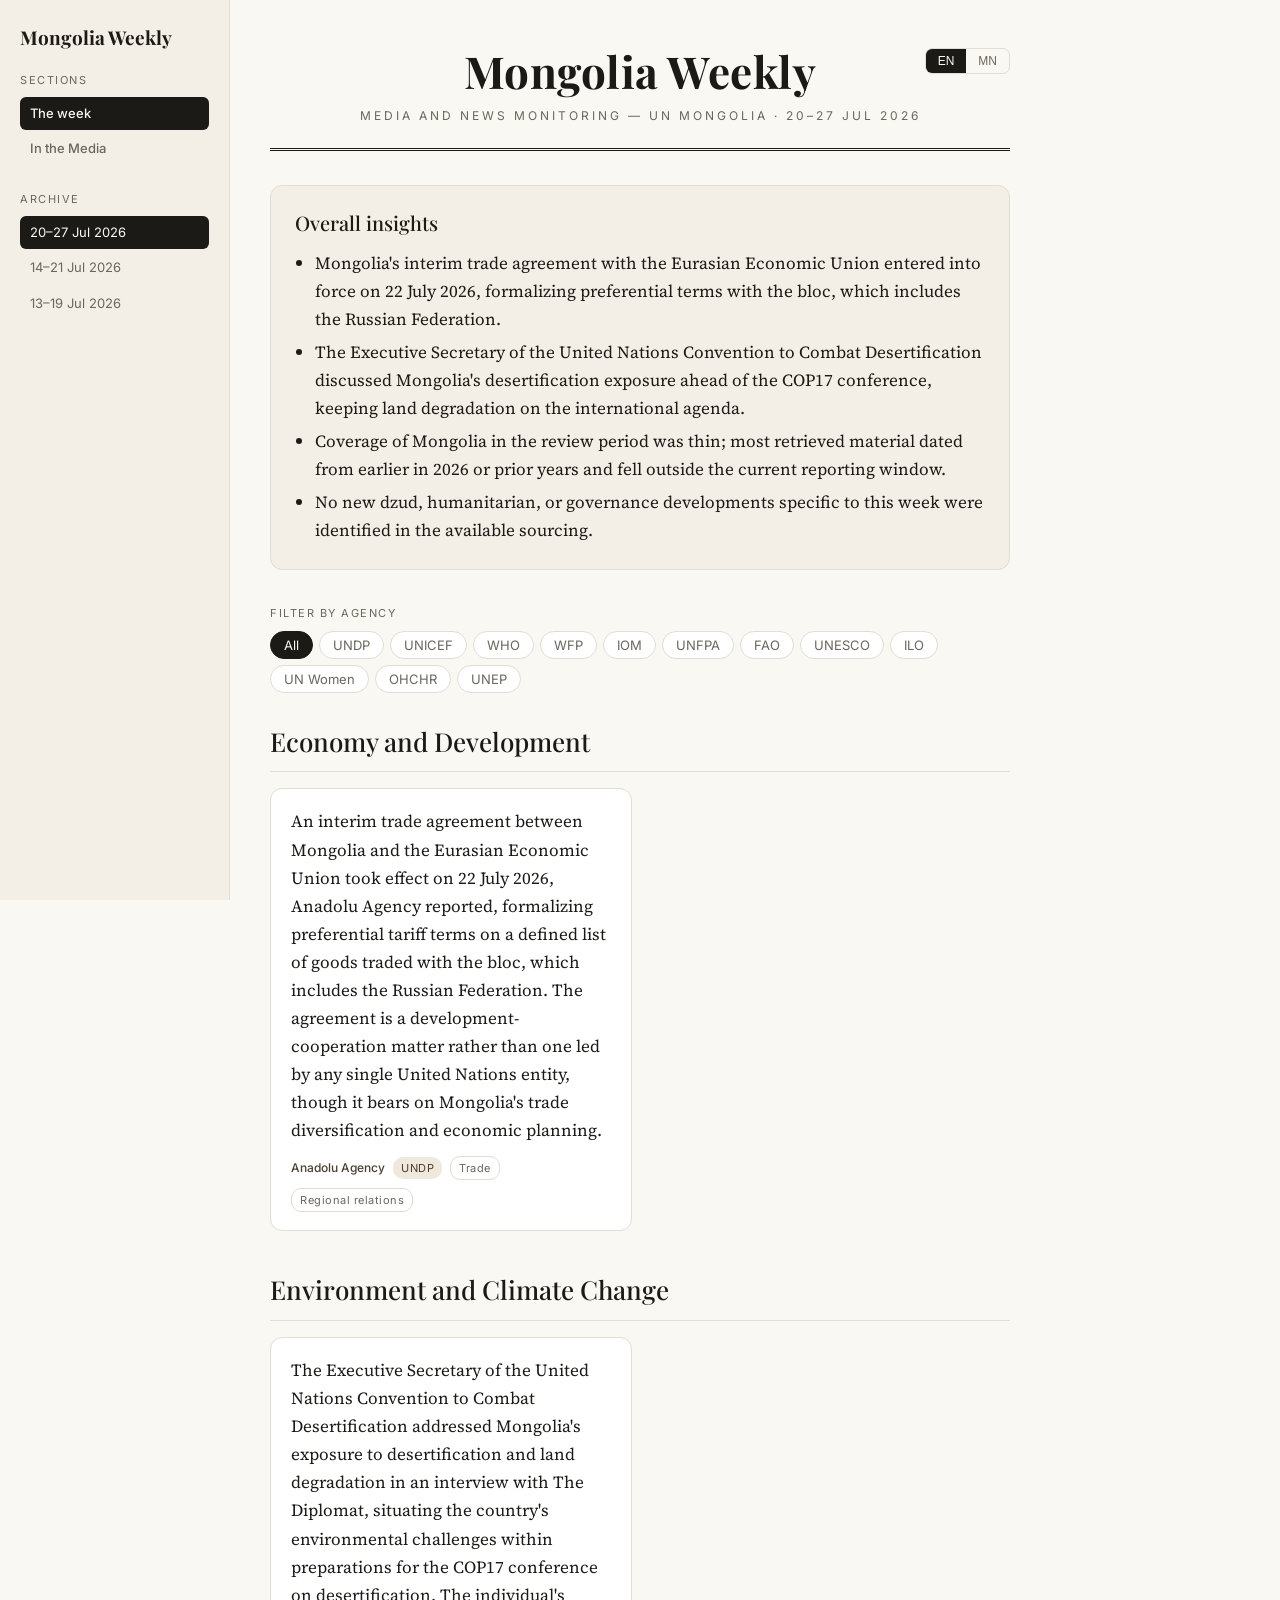
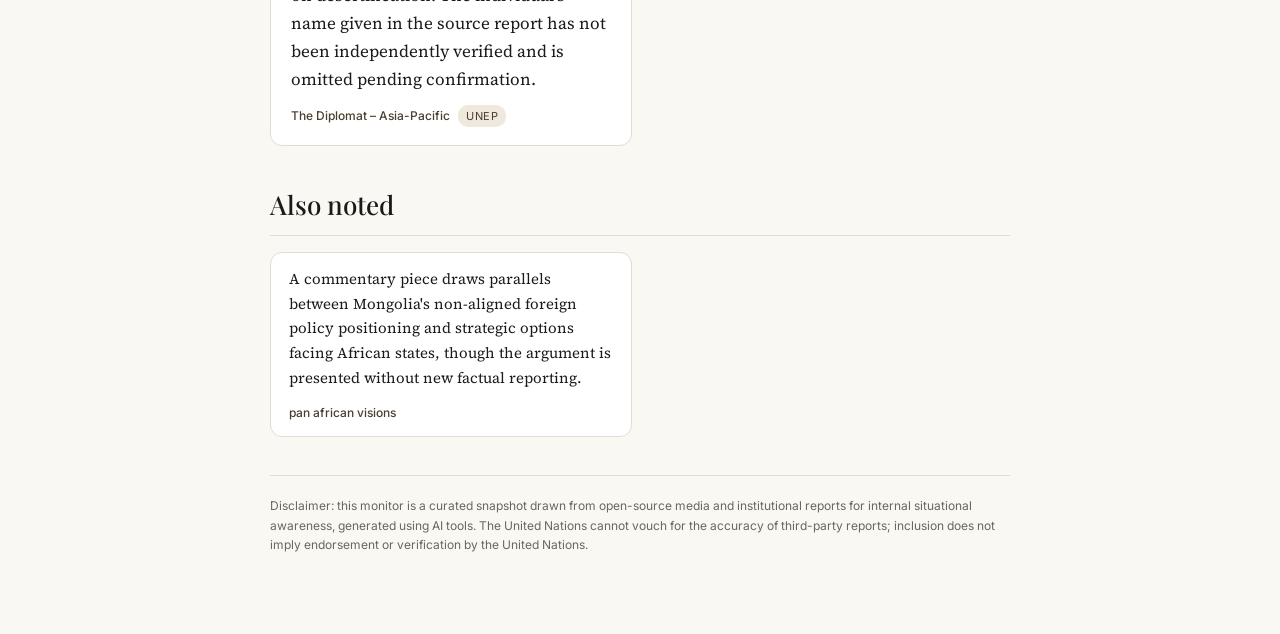
<file: docs/index.html>
<!DOCTYPE html>
<html lang="en">
<head>
<meta charset="utf-8">
<meta name="viewport" content="width=device-width, initial-scale=1">
<title>Mongolia Weekly — 20–27 Jul 2026</title>
<link rel="preconnect" href="https://fonts.googleapis.com">
<link rel="preconnect" href="https://fonts.gstatic.com" crossorigin>
<link href="https://fonts.googleapis.com/css2?family=Playfair+Display:wght@500;700&family=Source+Serif+4:opsz,wght@8..60,400;8..60,600&family=Inter:wght@400;500;600&display=swap" rel="stylesheet">
<link rel="stylesheet" href="style.css">
</head>
<body class="lang-en">

<button id="menu-btn" aria-label="Toggle archive"><span></span><span></span><span></span></button>

<aside id="sidebar">
  <div class="side-brand">Mongolia Weekly</div>

  <div class="side-label"><span class="en">Sections</span><span class="mn">Хэсэг</span></div>
  <nav class="side-nav">
    <a href="index.html" class="active"><span class="en">The week</span><span class="mn">Долоо хоног</span></a>
    <a href="media/index.html"><span class="en">In the Media</span><span class="mn">Хэвлэлд</span></a>
  </nav>

  <div class="side-label"><span class="en">Archive</span><span class="mn">Архив</span></div>
  <nav>
    
    <a href="weeks/2026-07-20.html" class="active">20–27 Jul 2026</a>
    
    <a href="weeks/2026-07-14.html" class="">14–21 Jul 2026</a>
    
    <a href="weeks/2026-07-13.html" class="">13–19 Jul 2026</a>
    
  </nav>
</aside>

<main>
  <header class="masthead">
    <div class="lang-toggle" role="group" aria-label="Language">
      <button data-lang="en" class="active">EN</button>
      <button data-lang="mn">MN</button>
    </div>
    <div class="title">Mongolia Weekly</div>
    <div class="tagline">Media and news monitoring — UN Mongolia · 20–27 Jul 2026</div>
  </header>

  
  <section class="insights">
    <h2><span class="en">Overall insights</span><span class="mn">Ерөнхий дүгнэлт</span></h2>
    <ul>
      
      <li><span class="en">Mongolia's interim trade agreement with the Eurasian Economic Union entered into force on 22 July 2026, formalizing preferential terms with the bloc, which includes the Russian Federation.</span><span class="mn">Монгол Улс, Евразийн Эдийн Засгийн Холбоотой хийсэн түр хугацааны худалдааны хэлэлцээр 2026 оны 7-р сарын 22-нд хүчин төгөлдөр болж, Оросын Холбооны Улс багтсан энэ холбооны хамтын нөхцөлт худалдааны нөхцлийг албажуулав.</span></li>
      
      <li><span class="en">The Executive Secretary of the United Nations Convention to Combat Desertification discussed Mongolia's desertification exposure ahead of the COP17 conference, keeping land degradation on the international agenda.</span><span class="mn">Цөлжилттэй тэмцэх Нэгдсэн Үндэстний Байгууллагын конвенцийн Гүйцэтгэх нарийн бичгийн дарга COP17 бага хурлын өмнөх үеэр Монгол Улсын цөлжилтийн эрсдэлийн талаар ярилцаж, газрын доройтлын асуудлыг олон улсын хэмжээнд хэвээр тавьжээ.</span></li>
      
      <li><span class="en">Coverage of Mongolia in the review period was thin; most retrieved material dated from earlier in 2026 or prior years and fell outside the current reporting window.</span><span class="mn">Тайлант хугацаанд Монгол Улсын талаарх мэдээллийн хамрах хүрээ ховор байсан бөгөөд ихэнх олдсон материал 2026 оны эхэн үе эсвэл өмнөх жилүүдэд хамаарч, одоогийн тайлангийн хугацаанаас гадуур байлаа.</span></li>
      
      <li><span class="en">No new dzud, humanitarian, or governance developments specific to this week were identified in the available sourcing.</span><span class="mn">Энэ долоо хоногт зориулсан шинэ зуд, хүмүүнлэгийн тусламж, засаглалын тухай ямар нэгэн шинэ хөгжлийг олдсон эх сурвалжуудаас илрүүлээгүй болно.</span></li>
      
    </ul>
  </section>
  

  <section class="filter">
    <span class="filter-label"><span class="en">Filter by agency</span><span class="mn">Байгууллагаар шүүх</span></span>
    <div class="chips">
      <button class="chip active" data-agency="__all">All</button>
      
      <button class="chip" data-agency="UNDP">UNDP</button>
      
      <button class="chip" data-agency="UNICEF">UNICEF</button>
      
      <button class="chip" data-agency="WHO">WHO</button>
      
      <button class="chip" data-agency="WFP">WFP</button>
      
      <button class="chip" data-agency="IOM">IOM</button>
      
      <button class="chip" data-agency="UNFPA">UNFPA</button>
      
      <button class="chip" data-agency="FAO">FAO</button>
      
      <button class="chip" data-agency="UNESCO">UNESCO</button>
      
      <button class="chip" data-agency="ILO">ILO</button>
      
      <button class="chip" data-agency="UN Women">UN Women</button>
      
      <button class="chip" data-agency="OHCHR">OHCHR</button>
      
      <button class="chip" data-agency="UNEP">UNEP</button>
      
    </div>
  </section>

  
  <section class="theme" data-theme>
    <h3 class="theme-head"><span class="en">Economy and Development</span><span class="mn">Эдийн засаг ба хөгжил</span></h3>
    <div class="cards">
      
      <article class="card" data-agencies="UNDP">
        <p><span class="en">An interim trade agreement between Mongolia and the Eurasian Economic Union took effect on 22 July 2026, Anadolu Agency reported, formalizing preferential tariff terms on a defined list of goods traded with the bloc, which includes the Russian Federation. The agreement is a development-cooperation matter rather than one led by any single United Nations entity, though it bears on Mongolia's trade diversification and economic planning.</span><span class="mn">Anadolu агентлагийн мэдээлснээр, Монгол Улс, Евразийн Эдийн Засгийн Холбоо хооронд байгуулсан түр хугацааны худалдааны хэлэлцээр 2026 оны 7-р сарын 22-нд хүчин төгөлдөр болж, Оросын Холбооны Улс багтсан энэ холбоотой худалдаа хийдэг тодорхой бараа бүтээгдэхүүний жагсаалтад ногдох хамтын нөхцөлт тарифын нөхцлийг албажуулав. Энэхүү хэлэлцээр нь аль нэг Нэгдсэн Үндэстний Байгууллагын байгууллагын удирдсан асуудал биш, харин хөгжлийн хамтын ажиллагааны асуудал боловч Монгол Улсын худалдааны төрөлжилт болон эдийн засгийн төлөвлөлттэй холбоотой юм.</span></p>
        <div class="card-foot">
          <a href="https://news.google.com/rss/articles/[base64]?oc=5" target="_blank" rel="noopener">Anadolu Agency</a>
          <span class="tag">UNDP</span>
          <span class="tag soft">Trade</span><span class="tag soft">Regional relations</span>
        </div>
      </article>
      
    </div>
  </section>
  
  <section class="theme" data-theme>
    <h3 class="theme-head"><span class="en">Environment and Climate Change</span><span class="mn">Байгаль орчин ба уур амьсгалын өөрчлөлт</span></h3>
    <div class="cards">
      
      <article class="card" data-agencies="UNEP">
        <p><span class="en">The Executive Secretary of the United Nations Convention to Combat Desertification addressed Mongolia's exposure to desertification and land degradation in an interview with The Diplomat, situating the country's environmental challenges within preparations for the COP17 conference on desertification. The individual's name given in the source report has not been independently verified and is omitted pending confirmation.</span><span class="mn">Цөлжилттэй тэмцэх Нэгдсэн Үндэстний Байгууллагын конвенцийн Гүйцэтгэх нарийн бичгийн дарга The Diplomat сэтгүүлд өгсөн ярилцлагадаа Монгол Улсын цөлжилт болон газрын доройтолд өртөх байдлыг авч үзэж, тус улсын байгаль орчны сорилтуудыг цөлжилтийн тухай COP17 бага хурлын бэлтгэл ажилтай холбон авч үзжээ. Эх сурвалж мэдээлэлд дурдсан хүний нэрийг бие даан баталгаажуулаагүй тул баталгаажтал хүлээж орхигдуулав.</span></p>
        <div class="card-foot">
          <a href="https://news.google.com/rss/articles/[base64]?oc=5" target="_blank" rel="noopener">The Diplomat – Asia-Pacific</a>
          <span class="tag">UNEP</span>
          
        </div>
      </article>
      
    </div>
  </section>
  

  
  <section class="theme also" data-theme>
    <h3 class="theme-head"><span class="en">Also noted</span><span class="mn">Мөн тэмдэглэх нь</span></h3>
    <div class="cards">
      
      <article class="card slim" data-agencies="">
        <p><span class="en">A commentary piece draws parallels between Mongolia's non-aligned foreign policy positioning and strategic options facing African states, though the argument is presented without new factual reporting.</span><span class="mn">Нэгэн тайлбар нийтлэл Монгол Улсын эвсэлд харьяалагдахгүй гадаад бодлогын байр суурь болон Африкийн улс орнуудын өмнө тулгарч буй стратегийн сонголтуудын хооронд төстэй байдлыг харуулж байгаа боловч уг маргаан шинэ баримт тайлан дэвшүүлээгүй болно.</span></p>
        <div class="card-foot">
          <a href="https://news.google.com/rss/articles/[base64]?oc=5" target="_blank" rel="noopener">pan african visions</a>
        </div>
      </article>
      
    </div>
  </section>
  

  <footer class="disclaimer">
    <span class="en">Disclaimer: this monitor is a curated snapshot drawn from open-source media and institutional reports for internal situational awareness, generated using AI tools. The United Nations cannot vouch for the accuracy of third-party reports; inclusion does not imply endorsement or verification by the United Nations.</span>
    <span class="mn">Тайлбар: энэхүү тойм нь нээлттэй эх сурвалжийн мэдээлэлд тулгуурлан хиймэл оюун ухааны хэрэгсэл ашиглан бэлтгэсэн дотоод хэрэглээний танилцуулга юм. НҮБ гуравдагч талын мэдээллийн үнэн зөвийг баталгаажуулахгүй.</span>
  </footer>
</main>

<script src="app.js"></script>
</body>
</html>
</file>
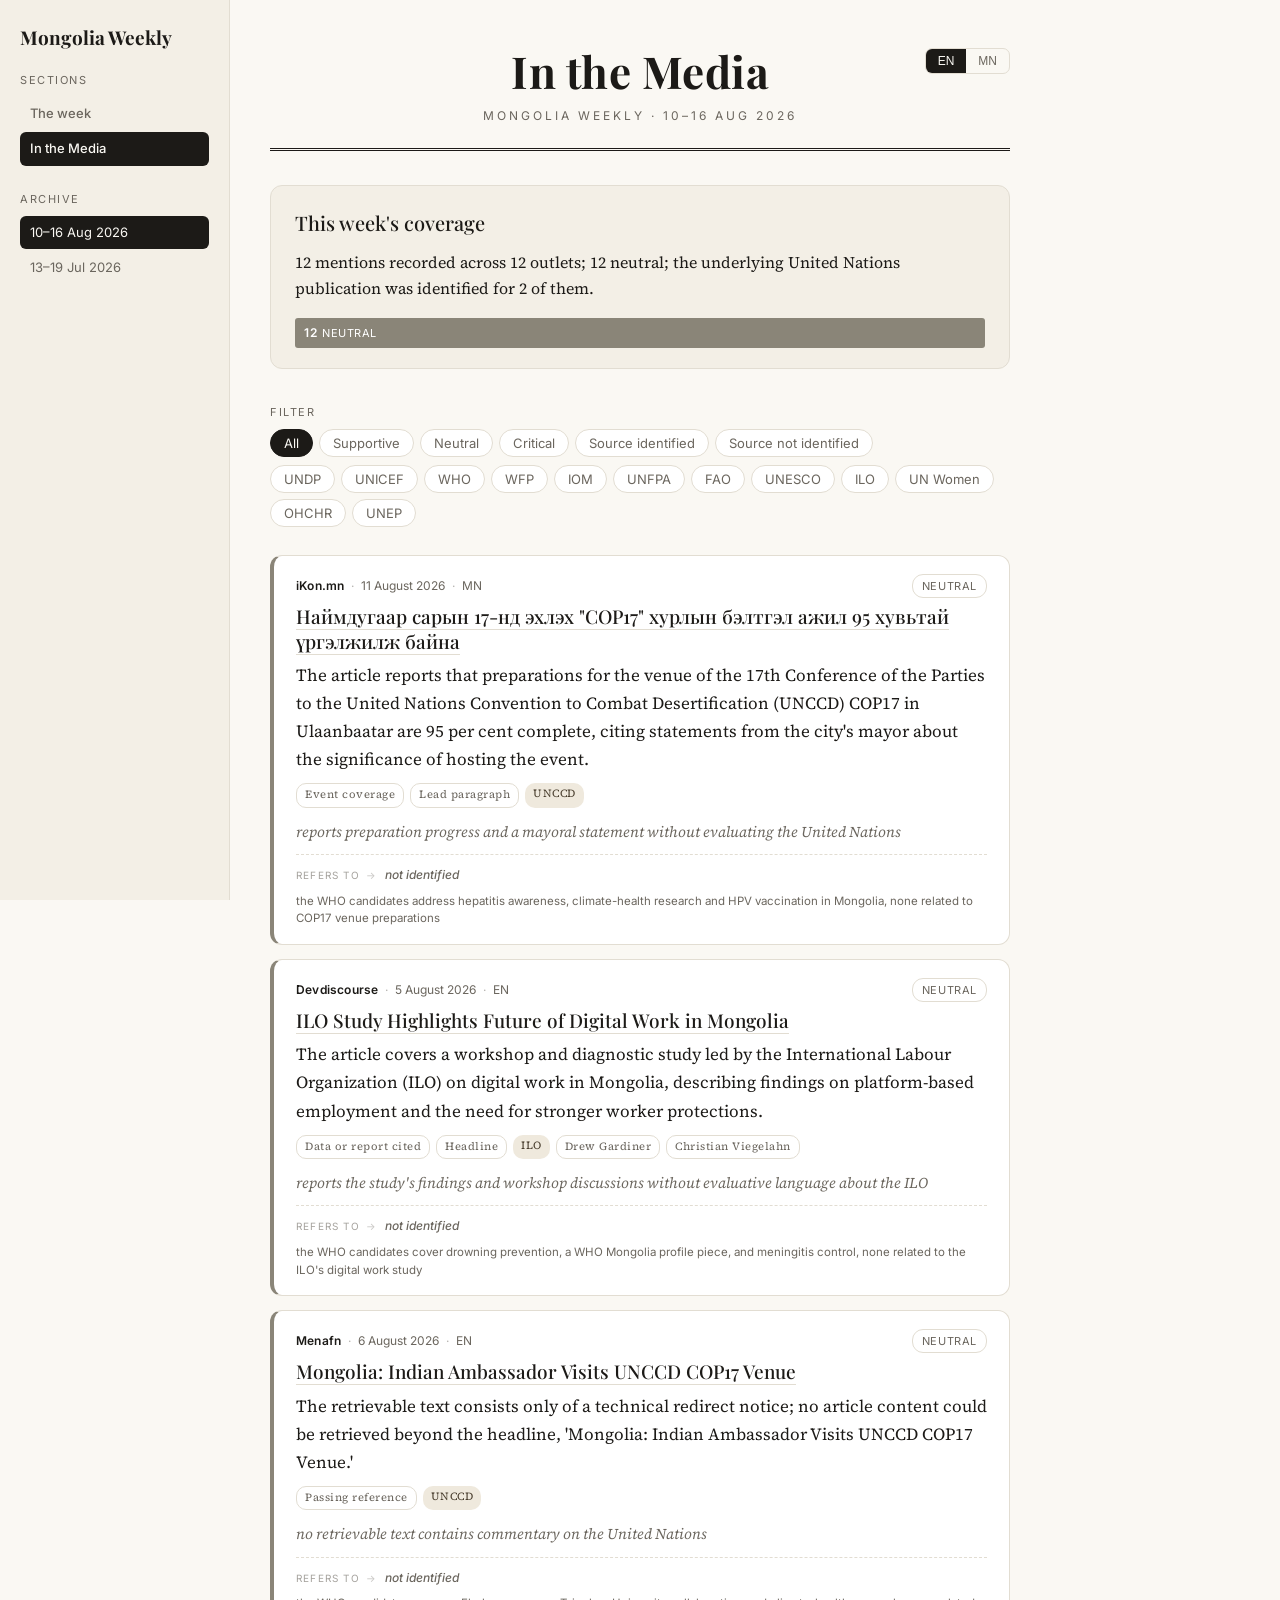
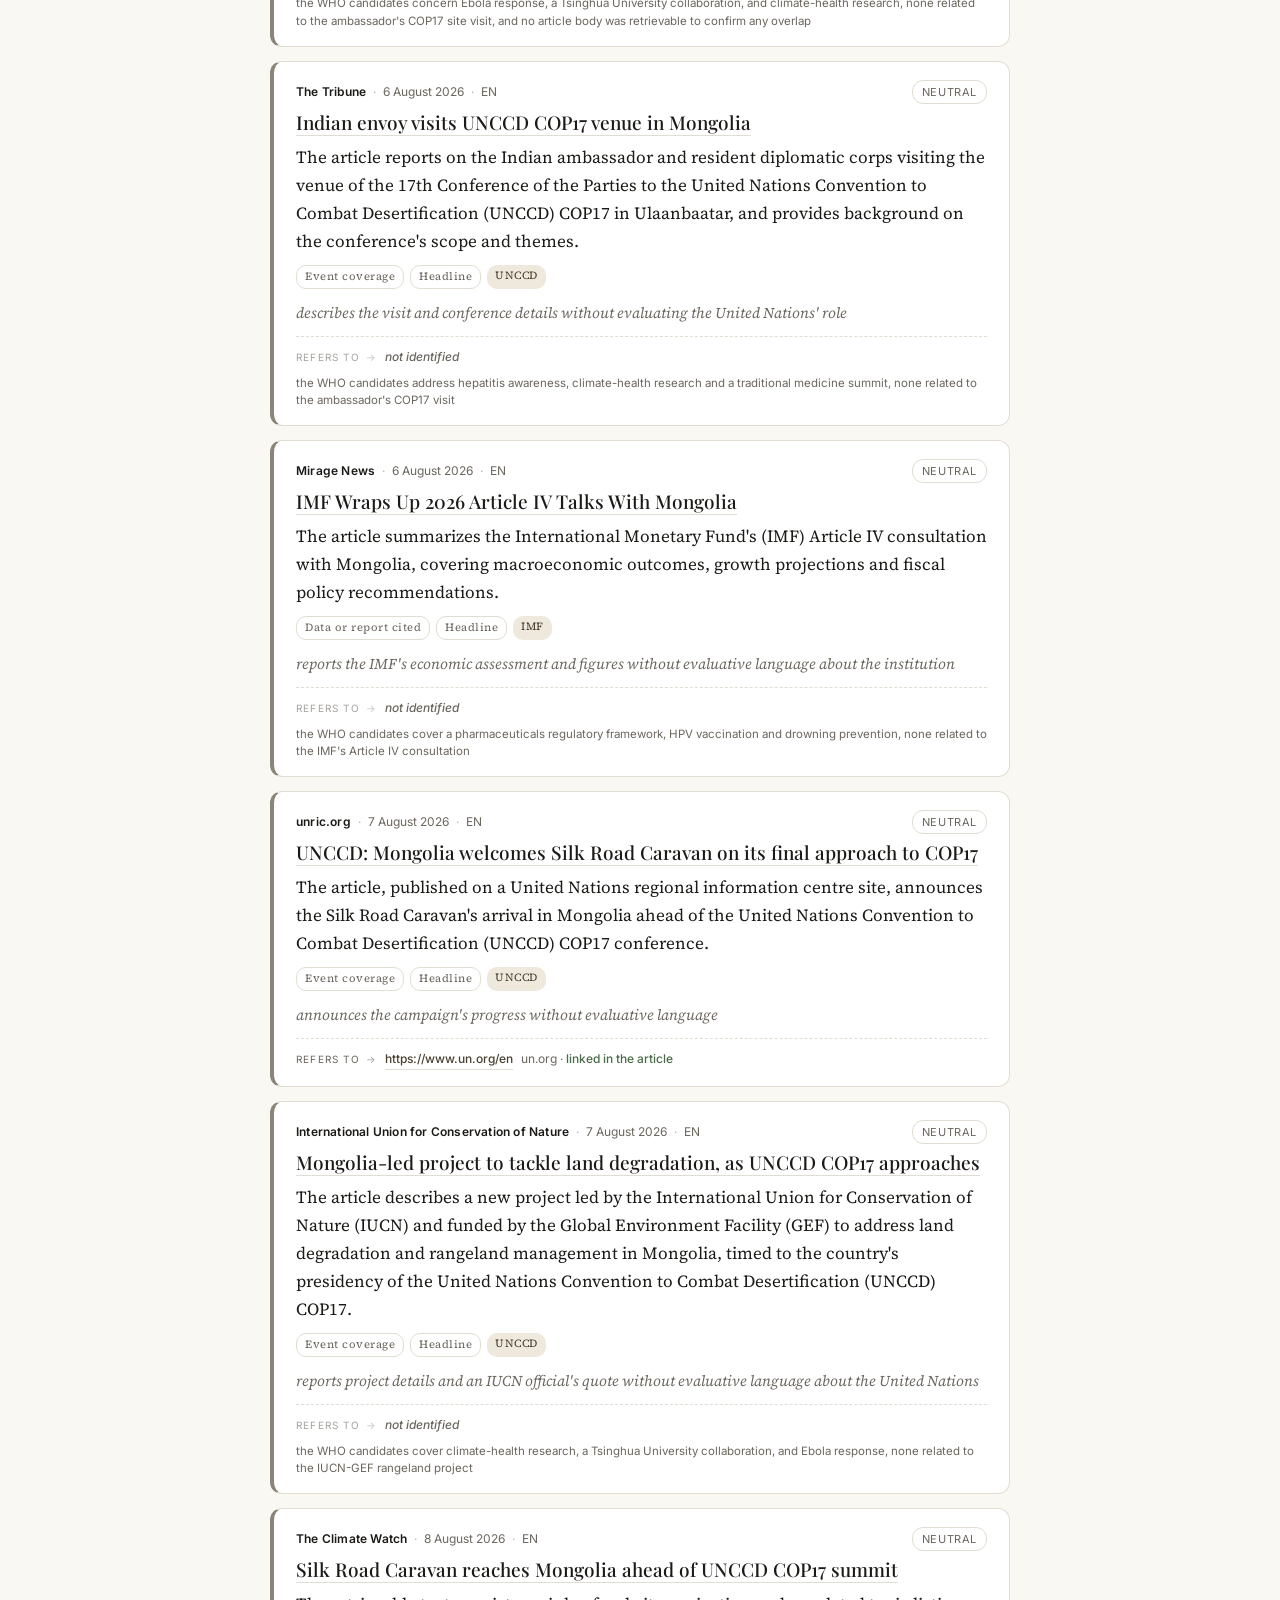
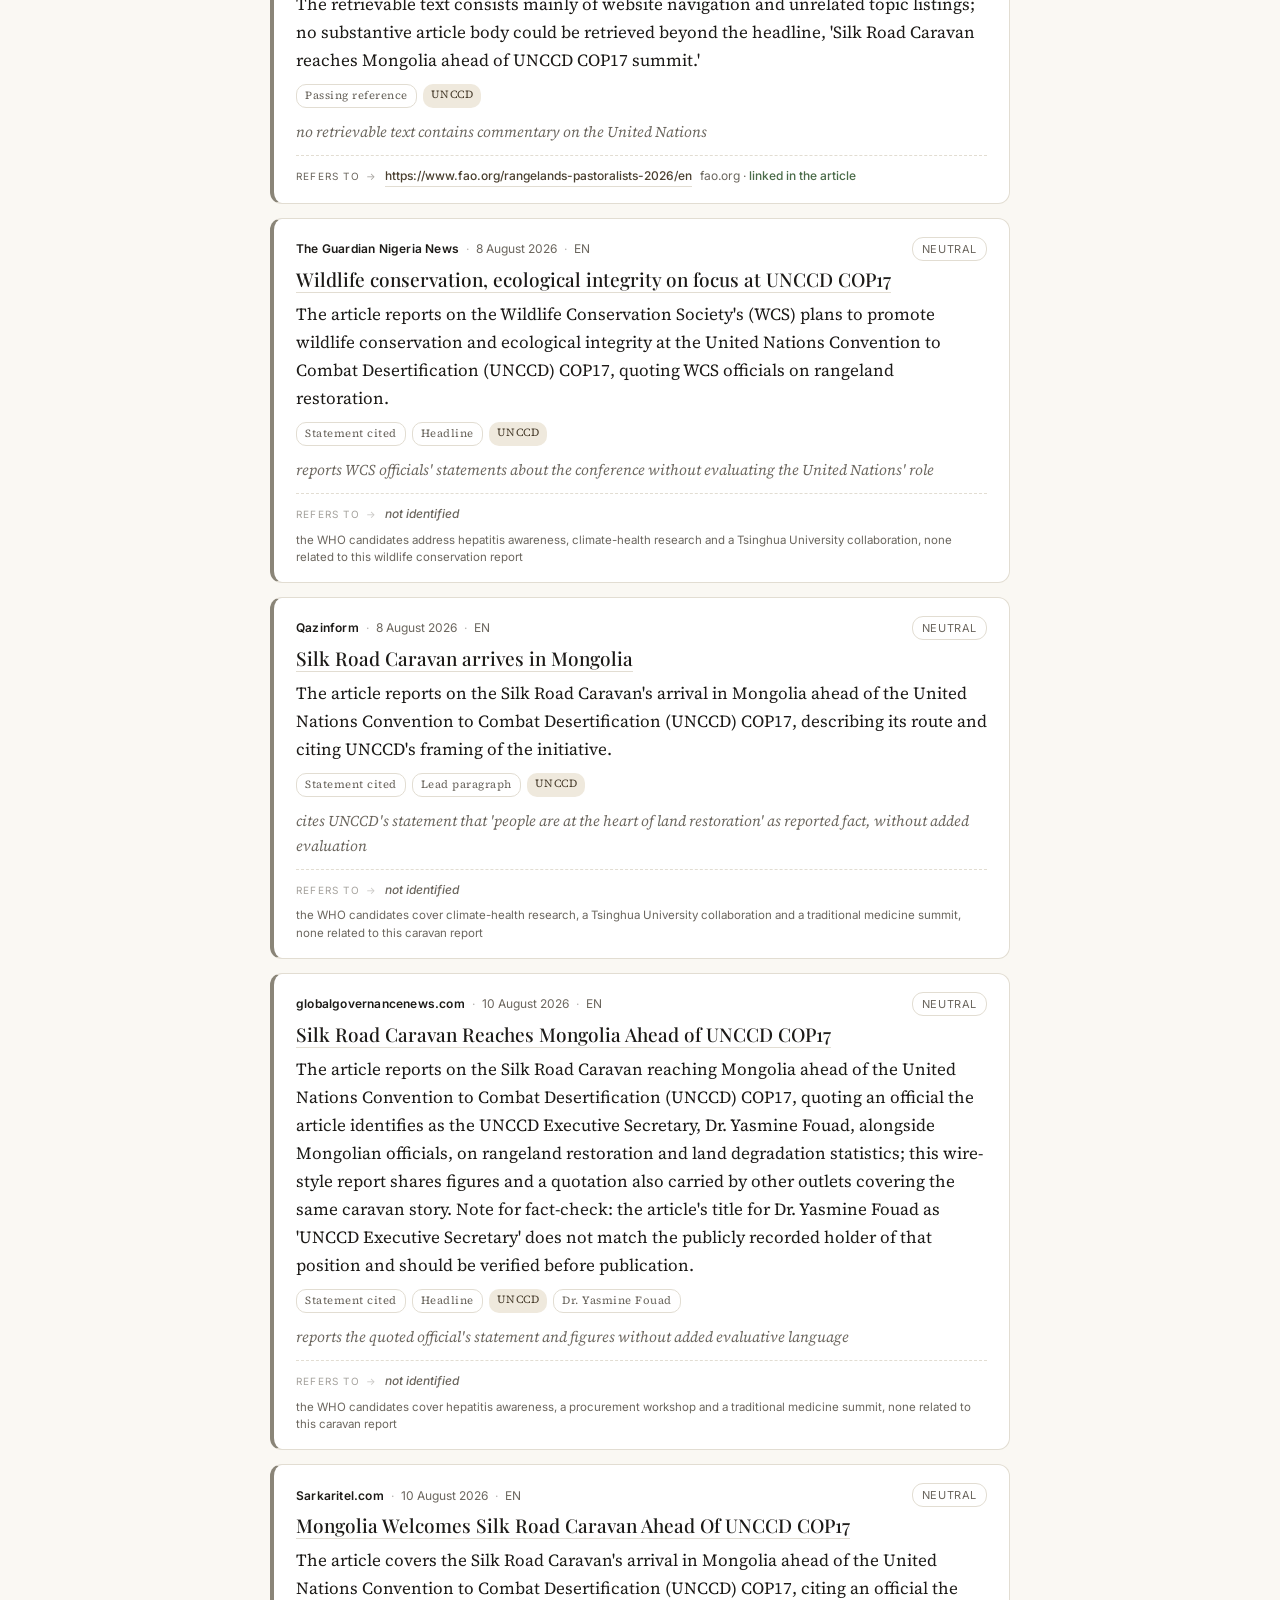
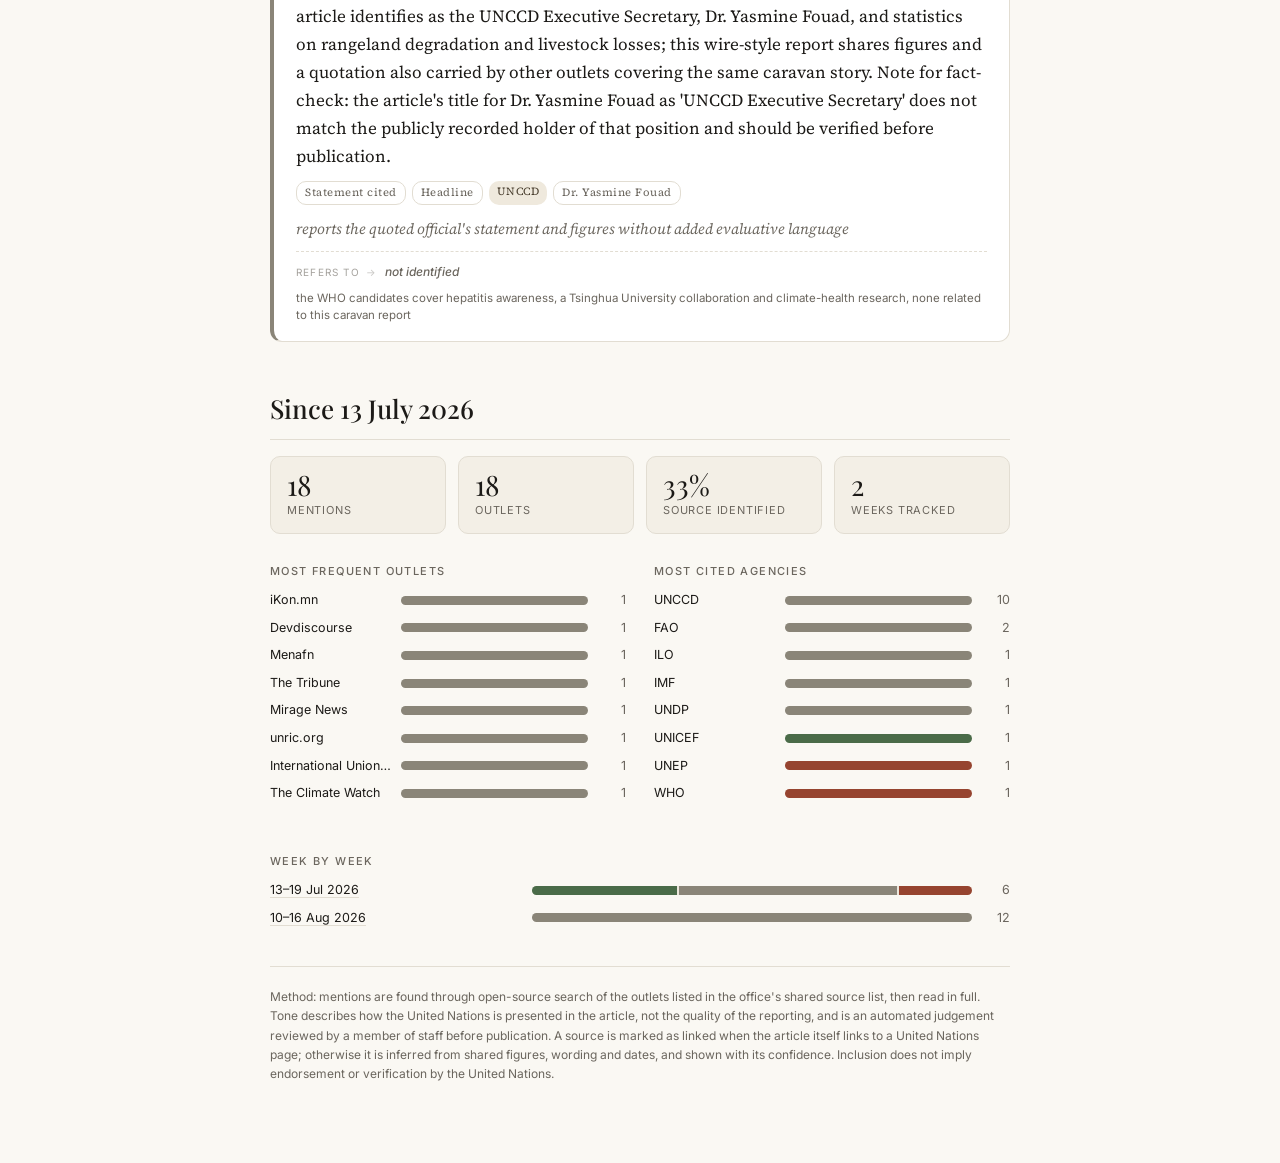
<file: docs/media/index.html>
<!DOCTYPE html>
<html lang="en">
<head>
<meta charset="utf-8">
<meta name="viewport" content="width=device-width, initial-scale=1">
<title>In the Media — Mongolia Weekly · 10–16 Aug 2026</title>
<link rel="preconnect" href="https://fonts.googleapis.com">
<link rel="preconnect" href="https://fonts.gstatic.com" crossorigin>
<link href="https://fonts.googleapis.com/css2?family=Playfair+Display:wght@500;700&family=Source+Serif+4:opsz,wght@8..60,400;8..60,600&family=Inter:wght@400;500;600&display=swap" rel="stylesheet">
<link rel="stylesheet" href="../style.css">
</head>
<body class="lang-en">

<button id="menu-btn" aria-label="Toggle archive"><span></span><span></span><span></span></button>

<aside id="sidebar">
  <div class="side-brand">Mongolia Weekly</div>

  <div class="side-label"><span class="en">Sections</span><span class="mn">Хэсэг</span></div>
  <nav class="side-nav">
    <a href="../index.html"><span class="en">The week</span><span class="mn">Долоо хоног</span></a>
    <a href="../media/index.html" class="active"><span class="en">In the Media</span><span class="mn">Хэвлэлд</span></a>
  </nav>

  <div class="side-label"><span class="en">Archive</span><span class="mn">Архив</span></div>
  <nav>
    
    <a href="../media/2026-08-10.html" class="active">10–16 Aug 2026</a>
    
    <a href="../media/2026-07-13.html" class="">13–19 Jul 2026</a>
    
  </nav>
</aside>

<main>
  <header class="masthead">
    <div class="lang-toggle" role="group" aria-label="Language">
      <button data-lang="en" class="active">EN</button>
      <button data-lang="mn">MN</button>
    </div>
    <div class="title">In the Media</div>
    <div class="tagline">Mongolia Weekly · 10–16 Aug 2026</div>
  </header>

  <section class="insights">
    <h2><span class="en">This week's coverage</span><span class="mn">Энэ долоо хоногийн мэдээлэл</span></h2>
    <p class="overview"><span class="en">12 mentions recorded across 12 outlets; 12 neutral; the underlying United Nations publication was identified for 2 of them.</span><span class="mn">12 mentions recorded across 12 outlets; 12 neutral; the underlying United Nations publication was identified for 2 of them.</span></p>
    
    <div class="tone-bar" aria-hidden="true">
      <span class="seg tone-neutral" style="flex:12"><em>12</em> Neutral</span>
    </div>
    
  </section>

  
  <section class="filter">
    <span class="filter-label"><span class="en">Filter</span><span class="mn">Шүүх</span></span>
    <div class="chips">
      <button class="chip active" data-mfilter="__all">All</button>
      <button class="chip tone-chip" data-mfilter="tone:Supportive">Supportive</button><button class="chip tone-chip" data-mfilter="tone:Neutral">Neutral</button><button class="chip tone-chip" data-mfilter="tone:Critical">Critical</button>
      <button class="chip" data-mfilter="src:yes"><span class="en">Source identified</span><span class="mn">Эх сурвалж тодорхой</span></button>
      <button class="chip" data-mfilter="src:no"><span class="en">Source not identified</span><span class="mn">Эх сурвалж тодорхойгүй</span></button>
    </div>
    <div class="chips">
      <button class="chip" data-mfilter="agency:UNDP">UNDP</button><button class="chip" data-mfilter="agency:UNICEF">UNICEF</button><button class="chip" data-mfilter="agency:WHO">WHO</button><button class="chip" data-mfilter="agency:WFP">WFP</button><button class="chip" data-mfilter="agency:IOM">IOM</button><button class="chip" data-mfilter="agency:UNFPA">UNFPA</button><button class="chip" data-mfilter="agency:FAO">FAO</button><button class="chip" data-mfilter="agency:UNESCO">UNESCO</button><button class="chip" data-mfilter="agency:ILO">ILO</button><button class="chip" data-mfilter="agency:UN Women">UN Women</button><button class="chip" data-mfilter="agency:OHCHR">OHCHR</button><button class="chip" data-mfilter="agency:UNEP">UNEP</button>
    </div>
  </section>

  <section class="theme" data-theme>
    <div class="mentions">
      
      <article class="mention tone-neutral"
               data-tone="Neutral"
               data-agencies="UNCCD"
               data-matched="no">
        <div class="m-head">
          <span class="outlet">iKon.mn</span>
          <span class="dot">·</span><span class="date">11 August 2026</span>
          <span class="dot">·</span><span class="lang">MN</span>
          <span class="tone-badge">Neutral</span>
        </div>

        <h4 class="m-title">
          <a href="https://ikon.mn/n/3pjs" target="_blank" rel="noopener">Наймдугаар сарын 17-нд эхлэх "COP17" хурлын бэлтгэл ажил 95 хувьтай үргэлжилж байна</a>
          
        </h4>

        <p class="m-summary"><span class="en">The article reports that preparations for the venue of the 17th Conference of the Parties to the United Nations Convention to Combat Desertification (UNCCD) COP17 in Ulaanbaatar are 95 per cent complete, citing statements from the city's mayor about the significance of hosting the event.</span><span class="mn">The article reports that preparations for the venue of the 17th Conference of the Parties to the United Nations Convention to Combat Desertification (UNCCD) COP17 in Ulaanbaatar are 95 per cent complete, citing statements from the city's mayor about the significance of hosting the event.</span></p>

        <div class="m-meta">
          <span class="tag soft">Event coverage</span>
          <span class="tag soft">Lead paragraph</span>
          <span class="tag">UNCCD</span>
          
        </div>

        
        <p class="m-note"><span class="en">reports preparation progress and a mayoral statement without evaluating the United Nations</span><span class="mn">reports preparation progress and a mayoral statement without evaluating the United Nations</span></p>
        

        <div class="chain chain-none">
          <span class="chain-label"><span class="en">Refers to</span><span class="mn">Иш татсан</span></span>
          
            <span class="chain-link muted"><span class="en">not identified</span><span class="mn">тодорхойлогдоогүй</span></span>
            <span class="chain-why">the WHO candidates address hepatitis awareness, climate-health research and HPV vaccination in Mongolia, none related to COP17 venue preparations</span>
          
        </div>
      </article>
      
      <article class="mention tone-neutral"
               data-tone="Neutral"
               data-agencies="ILO"
               data-matched="no">
        <div class="m-head">
          <span class="outlet">Devdiscourse</span>
          <span class="dot">·</span><span class="date">5 August 2026</span>
          <span class="dot">·</span><span class="lang">EN</span>
          <span class="tone-badge">Neutral</span>
        </div>

        <h4 class="m-title">
          <a href="https://www.devdiscourse.com/article/other/3959902-ilo-study-highlights-future-of-digital-work-in-mongolia" target="_blank" rel="noopener">ILO Study Highlights Future of Digital Work in Mongolia</a>
          
        </h4>

        <p class="m-summary"><span class="en">The article covers a workshop and diagnostic study led by the International Labour Organization (ILO) on digital work in Mongolia, describing findings on platform-based employment and the need for stronger worker protections.</span><span class="mn">The article covers a workshop and diagnostic study led by the International Labour Organization (ILO) on digital work in Mongolia, describing findings on platform-based employment and the need for stronger worker protections.</span></p>

        <div class="m-meta">
          <span class="tag soft">Data or report cited</span>
          <span class="tag soft">Headline</span>
          <span class="tag">ILO</span>
          <span class="tag soft">Drew Gardiner</span><span class="tag soft">Christian Viegelahn</span>
        </div>

        
        <p class="m-note"><span class="en">reports the study's findings and workshop discussions without evaluative language about the ILO</span><span class="mn">reports the study's findings and workshop discussions without evaluative language about the ILO</span></p>
        

        <div class="chain chain-none">
          <span class="chain-label"><span class="en">Refers to</span><span class="mn">Иш татсан</span></span>
          
            <span class="chain-link muted"><span class="en">not identified</span><span class="mn">тодорхойлогдоогүй</span></span>
            <span class="chain-why">the WHO candidates cover drowning prevention, a WHO Mongolia profile piece, and meningitis control, none related to the ILO's digital work study</span>
          
        </div>
      </article>
      
      <article class="mention tone-neutral"
               data-tone="Neutral"
               data-agencies="UNCCD"
               data-matched="no">
        <div class="m-head">
          <span class="outlet">Menafn</span>
          <span class="dot">·</span><span class="date">6 August 2026</span>
          <span class="dot">·</span><span class="lang">EN</span>
          <span class="tone-badge">Neutral</span>
        </div>

        <h4 class="m-title">
          <a href="https://menafn.com/1111503200/Mongolia-Indian-Ambassador-Visits-UNCCD-COP17-Venue" target="_blank" rel="noopener">Mongolia: Indian Ambassador Visits UNCCD COP17 Venue</a>
          
        </h4>

        <p class="m-summary"><span class="en">The retrievable text consists only of a technical redirect notice; no article content could be retrieved beyond the headline, 'Mongolia: Indian Ambassador Visits UNCCD COP17 Venue.'</span><span class="mn">The retrievable text consists only of a technical redirect notice; no article content could be retrieved beyond the headline, 'Mongolia: Indian Ambassador Visits UNCCD COP17 Venue.'</span></p>

        <div class="m-meta">
          <span class="tag soft">Passing reference</span>
          
          <span class="tag">UNCCD</span>
          
        </div>

        
        <p class="m-note"><span class="en">no retrievable text contains commentary on the United Nations</span><span class="mn">no retrievable text contains commentary on the United Nations</span></p>
        

        <div class="chain chain-none">
          <span class="chain-label"><span class="en">Refers to</span><span class="mn">Иш татсан</span></span>
          
            <span class="chain-link muted"><span class="en">not identified</span><span class="mn">тодорхойлогдоогүй</span></span>
            <span class="chain-why">the WHO candidates concern Ebola response, a Tsinghua University collaboration, and climate-health research, none related to the ambassador's COP17 site visit, and no article body was retrievable to confirm any overlap</span>
          
        </div>
      </article>
      
      <article class="mention tone-neutral"
               data-tone="Neutral"
               data-agencies="UNCCD"
               data-matched="no">
        <div class="m-head">
          <span class="outlet">The Tribune</span>
          <span class="dot">·</span><span class="date">6 August 2026</span>
          <span class="dot">·</span><span class="lang">EN</span>
          <span class="tone-badge">Neutral</span>
        </div>

        <h4 class="m-title">
          <a href="https://www.tribuneindia.com/news/world/indian-envoy-visits-unccd-cop17-venue-in-mongolia/" target="_blank" rel="noopener">Indian envoy visits UNCCD COP17 venue in Mongolia</a>
          
        </h4>

        <p class="m-summary"><span class="en">The article reports on the Indian ambassador and resident diplomatic corps visiting the venue of the 17th Conference of the Parties to the United Nations Convention to Combat Desertification (UNCCD) COP17 in Ulaanbaatar, and provides background on the conference's scope and themes.</span><span class="mn">The article reports on the Indian ambassador and resident diplomatic corps visiting the venue of the 17th Conference of the Parties to the United Nations Convention to Combat Desertification (UNCCD) COP17 in Ulaanbaatar, and provides background on the conference's scope and themes.</span></p>

        <div class="m-meta">
          <span class="tag soft">Event coverage</span>
          <span class="tag soft">Headline</span>
          <span class="tag">UNCCD</span>
          
        </div>

        
        <p class="m-note"><span class="en">describes the visit and conference details without evaluating the United Nations' role</span><span class="mn">describes the visit and conference details without evaluating the United Nations' role</span></p>
        

        <div class="chain chain-none">
          <span class="chain-label"><span class="en">Refers to</span><span class="mn">Иш татсан</span></span>
          
            <span class="chain-link muted"><span class="en">not identified</span><span class="mn">тодорхойлогдоогүй</span></span>
            <span class="chain-why">the WHO candidates address hepatitis awareness, climate-health research and a traditional medicine summit, none related to the ambassador's COP17 visit</span>
          
        </div>
      </article>
      
      <article class="mention tone-neutral"
               data-tone="Neutral"
               data-agencies="IMF"
               data-matched="no">
        <div class="m-head">
          <span class="outlet">Mirage News</span>
          <span class="dot">·</span><span class="date">6 August 2026</span>
          <span class="dot">·</span><span class="lang">EN</span>
          <span class="tone-badge">Neutral</span>
        </div>

        <h4 class="m-title">
          <a href="https://www.miragenews.com/imf-wraps-up-2026-article-iv-talks-with-mongolia-1723122/" target="_blank" rel="noopener">IMF Wraps Up 2026 Article IV Talks With Mongolia</a>
          
        </h4>

        <p class="m-summary"><span class="en">The article summarizes the International Monetary Fund's (IMF) Article IV consultation with Mongolia, covering macroeconomic outcomes, growth projections and fiscal policy recommendations.</span><span class="mn">The article summarizes the International Monetary Fund's (IMF) Article IV consultation with Mongolia, covering macroeconomic outcomes, growth projections and fiscal policy recommendations.</span></p>

        <div class="m-meta">
          <span class="tag soft">Data or report cited</span>
          <span class="tag soft">Headline</span>
          <span class="tag">IMF</span>
          
        </div>

        
        <p class="m-note"><span class="en">reports the IMF's economic assessment and figures without evaluative language about the institution</span><span class="mn">reports the IMF's economic assessment and figures without evaluative language about the institution</span></p>
        

        <div class="chain chain-none">
          <span class="chain-label"><span class="en">Refers to</span><span class="mn">Иш татсан</span></span>
          
            <span class="chain-link muted"><span class="en">not identified</span><span class="mn">тодорхойлогдоогүй</span></span>
            <span class="chain-why">the WHO candidates cover a pharmaceuticals regulatory framework, HPV vaccination and drowning prevention, none related to the IMF's Article IV consultation</span>
          
        </div>
      </article>
      
      <article class="mention tone-neutral"
               data-tone="Neutral"
               data-agencies="UNCCD"
               data-matched="yes">
        <div class="m-head">
          <span class="outlet">unric.org</span>
          <span class="dot">·</span><span class="date">7 August 2026</span>
          <span class="dot">·</span><span class="lang">EN</span>
          <span class="tone-badge">Neutral</span>
        </div>

        <h4 class="m-title">
          <a href="https://unric.org/en/unccd-mongolia-welcomes-silk-road-caravan-on-its-final-approach-to-cop17/" target="_blank" rel="noopener">UNCCD: Mongolia welcomes Silk Road Caravan on its final approach to COP17</a>
          
        </h4>

        <p class="m-summary"><span class="en">The article, published on a United Nations regional information centre site, announces the Silk Road Caravan's arrival in Mongolia ahead of the United Nations Convention to Combat Desertification (UNCCD) COP17 conference.</span><span class="mn">The article, published on a United Nations regional information centre site, announces the Silk Road Caravan's arrival in Mongolia ahead of the United Nations Convention to Combat Desertification (UNCCD) COP17 conference.</span></p>

        <div class="m-meta">
          <span class="tag soft">Event coverage</span>
          <span class="tag soft">Headline</span>
          <span class="tag">UNCCD</span>
          
        </div>

        
        <p class="m-note"><span class="en">announces the campaign's progress without evaluative language</span><span class="mn">announces the campaign's progress without evaluative language</span></p>
        

        <div class="chain ">
          <span class="chain-label"><span class="en">Refers to</span><span class="mn">Иш татсан</span></span>
          
            <a class="chain-link" href="https://www.un.org/en" target="_blank" rel="noopener">https://www.un.org/en</a>
            <span class="chain-meta">
              un.org
              
              
                · <span class="certain"><span class="en">linked in the article</span><span class="mn">нийтлэлд шууд холбогдсон</span></span>
              
            </span>
            
          
        </div>
      </article>
      
      <article class="mention tone-neutral"
               data-tone="Neutral"
               data-agencies="UNCCD"
               data-matched="no">
        <div class="m-head">
          <span class="outlet">International Union for Conservation of Nature</span>
          <span class="dot">·</span><span class="date">7 August 2026</span>
          <span class="dot">·</span><span class="lang">EN</span>
          <span class="tone-badge">Neutral</span>
        </div>

        <h4 class="m-title">
          <a href="https://iucn.org/story/202608/mongolia-led-project-tackle-land-degradation-unccd-cop17-approaches" target="_blank" rel="noopener">Mongolia-led project to tackle land degradation, as UNCCD COP17 approaches</a>
          
        </h4>

        <p class="m-summary"><span class="en">The article describes a new project led by the International Union for Conservation of Nature (IUCN) and funded by the Global Environment Facility (GEF) to address land degradation and rangeland management in Mongolia, timed to the country's presidency of the United Nations Convention to Combat Desertification (UNCCD) COP17.</span><span class="mn">The article describes a new project led by the International Union for Conservation of Nature (IUCN) and funded by the Global Environment Facility (GEF) to address land degradation and rangeland management in Mongolia, timed to the country's presidency of the United Nations Convention to Combat Desertification (UNCCD) COP17.</span></p>

        <div class="m-meta">
          <span class="tag soft">Event coverage</span>
          <span class="tag soft">Headline</span>
          <span class="tag">UNCCD</span>
          
        </div>

        
        <p class="m-note"><span class="en">reports project details and an IUCN official's quote without evaluative language about the United Nations</span><span class="mn">reports project details and an IUCN official's quote without evaluative language about the United Nations</span></p>
        

        <div class="chain chain-none">
          <span class="chain-label"><span class="en">Refers to</span><span class="mn">Иш татсан</span></span>
          
            <span class="chain-link muted"><span class="en">not identified</span><span class="mn">тодорхойлогдоогүй</span></span>
            <span class="chain-why">the WHO candidates cover climate-health research, a Tsinghua University collaboration, and Ebola response, none related to the IUCN-GEF rangeland project</span>
          
        </div>
      </article>
      
      <article class="mention tone-neutral"
               data-tone="Neutral"
               data-agencies="UNCCD"
               data-matched="yes">
        <div class="m-head">
          <span class="outlet">The Climate Watch</span>
          <span class="dot">·</span><span class="date">8 August 2026</span>
          <span class="dot">·</span><span class="lang">EN</span>
          <span class="tone-badge">Neutral</span>
        </div>

        <h4 class="m-title">
          <a href="https://theclimatewatch.com/silk-road-caravan-reaches-mongolia-ahead-of-unccd-cop17-summit/" target="_blank" rel="noopener">Silk Road Caravan reaches Mongolia ahead of UNCCD COP17 summit</a>
          
        </h4>

        <p class="m-summary"><span class="en">The retrievable text consists mainly of website navigation and unrelated topic listings; no substantive article body could be retrieved beyond the headline, 'Silk Road Caravan reaches Mongolia ahead of UNCCD COP17 summit.'</span><span class="mn">The retrievable text consists mainly of website navigation and unrelated topic listings; no substantive article body could be retrieved beyond the headline, 'Silk Road Caravan reaches Mongolia ahead of UNCCD COP17 summit.'</span></p>

        <div class="m-meta">
          <span class="tag soft">Passing reference</span>
          
          <span class="tag">UNCCD</span>
          
        </div>

        
        <p class="m-note"><span class="en">no retrievable text contains commentary on the United Nations</span><span class="mn">no retrievable text contains commentary on the United Nations</span></p>
        

        <div class="chain ">
          <span class="chain-label"><span class="en">Refers to</span><span class="mn">Иш татсан</span></span>
          
            <a class="chain-link" href="https://www.fao.org/rangelands-pastoralists-2026/en" target="_blank" rel="noopener">https://www.fao.org/rangelands-pastoralists-2026/en</a>
            <span class="chain-meta">
              fao.org
              
              
                · <span class="certain"><span class="en">linked in the article</span><span class="mn">нийтлэлд шууд холбогдсон</span></span>
              
            </span>
            
          
        </div>
      </article>
      
      <article class="mention tone-neutral"
               data-tone="Neutral"
               data-agencies="UNCCD"
               data-matched="no">
        <div class="m-head">
          <span class="outlet">The Guardian Nigeria News</span>
          <span class="dot">·</span><span class="date">8 August 2026</span>
          <span class="dot">·</span><span class="lang">EN</span>
          <span class="tone-badge">Neutral</span>
        </div>

        <h4 class="m-title">
          <a href="https://guardian.ng/business-services/agro-care/wildlife-conservation-ecological-integrity-on-focus-at-unccd-cop17/" target="_blank" rel="noopener">Wildlife conservation, ecological integrity on focus at UNCCD COP17</a>
          
        </h4>

        <p class="m-summary"><span class="en">The article reports on the Wildlife Conservation Society's (WCS) plans to promote wildlife conservation and ecological integrity at the United Nations Convention to Combat Desertification (UNCCD) COP17, quoting WCS officials on rangeland restoration.</span><span class="mn">The article reports on the Wildlife Conservation Society's (WCS) plans to promote wildlife conservation and ecological integrity at the United Nations Convention to Combat Desertification (UNCCD) COP17, quoting WCS officials on rangeland restoration.</span></p>

        <div class="m-meta">
          <span class="tag soft">Statement cited</span>
          <span class="tag soft">Headline</span>
          <span class="tag">UNCCD</span>
          
        </div>

        
        <p class="m-note"><span class="en">reports WCS officials' statements about the conference without evaluating the United Nations' role</span><span class="mn">reports WCS officials' statements about the conference without evaluating the United Nations' role</span></p>
        

        <div class="chain chain-none">
          <span class="chain-label"><span class="en">Refers to</span><span class="mn">Иш татсан</span></span>
          
            <span class="chain-link muted"><span class="en">not identified</span><span class="mn">тодорхойлогдоогүй</span></span>
            <span class="chain-why">the WHO candidates address hepatitis awareness, climate-health research and a Tsinghua University collaboration, none related to this wildlife conservation report</span>
          
        </div>
      </article>
      
      <article class="mention tone-neutral"
               data-tone="Neutral"
               data-agencies="UNCCD"
               data-matched="no">
        <div class="m-head">
          <span class="outlet">Qazinform</span>
          <span class="dot">·</span><span class="date">8 August 2026</span>
          <span class="dot">·</span><span class="lang">EN</span>
          <span class="tone-badge">Neutral</span>
        </div>

        <h4 class="m-title">
          <a href="https://qazinform.com/news/silk-road-caravan-arrives-in-mongolia-017365" target="_blank" rel="noopener">Silk Road Caravan arrives in Mongolia</a>
          
        </h4>

        <p class="m-summary"><span class="en">The article reports on the Silk Road Caravan's arrival in Mongolia ahead of the United Nations Convention to Combat Desertification (UNCCD) COP17, describing its route and citing UNCCD's framing of the initiative.</span><span class="mn">The article reports on the Silk Road Caravan's arrival in Mongolia ahead of the United Nations Convention to Combat Desertification (UNCCD) COP17, describing its route and citing UNCCD's framing of the initiative.</span></p>

        <div class="m-meta">
          <span class="tag soft">Statement cited</span>
          <span class="tag soft">Lead paragraph</span>
          <span class="tag">UNCCD</span>
          
        </div>

        
        <p class="m-note"><span class="en">cites UNCCD's statement that 'people are at the heart of land restoration' as reported fact, without added evaluation</span><span class="mn">cites UNCCD's statement that 'people are at the heart of land restoration' as reported fact, without added evaluation</span></p>
        

        <div class="chain chain-none">
          <span class="chain-label"><span class="en">Refers to</span><span class="mn">Иш татсан</span></span>
          
            <span class="chain-link muted"><span class="en">not identified</span><span class="mn">тодорхойлогдоогүй</span></span>
            <span class="chain-why">the WHO candidates cover climate-health research, a Tsinghua University collaboration and a traditional medicine summit, none related to this caravan report</span>
          
        </div>
      </article>
      
      <article class="mention tone-neutral"
               data-tone="Neutral"
               data-agencies="UNCCD"
               data-matched="no">
        <div class="m-head">
          <span class="outlet">globalgovernancenews.com</span>
          <span class="dot">·</span><span class="date">10 August 2026</span>
          <span class="dot">·</span><span class="lang">EN</span>
          <span class="tone-badge">Neutral</span>
        </div>

        <h4 class="m-title">
          <a href="https://globalgovernancenews.com/silk-road-caravan-reaches-mongolia-ahead-of-unccd-cop17/" target="_blank" rel="noopener">Silk Road Caravan Reaches Mongolia Ahead of UNCCD COP17</a>
          
        </h4>

        <p class="m-summary"><span class="en">The article reports on the Silk Road Caravan reaching Mongolia ahead of the United Nations Convention to Combat Desertification (UNCCD) COP17, quoting an official the article identifies as the UNCCD Executive Secretary, Dr. Yasmine Fouad, alongside Mongolian officials, on rangeland restoration and land degradation statistics; this wire-style report shares figures and a quotation also carried by other outlets covering the same caravan story. Note for fact-check: the article's title for Dr. Yasmine Fouad as 'UNCCD Executive Secretary' does not match the publicly recorded holder of that position and should be verified before publication.</span><span class="mn">The article reports on the Silk Road Caravan reaching Mongolia ahead of the United Nations Convention to Combat Desertification (UNCCD) COP17, quoting an official the article identifies as the UNCCD Executive Secretary, Dr. Yasmine Fouad, alongside Mongolian officials, on rangeland restoration and land degradation statistics; this wire-style report shares figures and a quotation also carried by other outlets covering the same caravan story. Note for fact-check: the article's title for Dr. Yasmine Fouad as 'UNCCD Executive Secretary' does not match the publicly recorded holder of that position and should be verified before publication.</span></p>

        <div class="m-meta">
          <span class="tag soft">Statement cited</span>
          <span class="tag soft">Headline</span>
          <span class="tag">UNCCD</span>
          <span class="tag soft">Dr. Yasmine Fouad</span>
        </div>

        
        <p class="m-note"><span class="en">reports the quoted official's statement and figures without added evaluative language</span><span class="mn">reports the quoted official's statement and figures without added evaluative language</span></p>
        

        <div class="chain chain-none">
          <span class="chain-label"><span class="en">Refers to</span><span class="mn">Иш татсан</span></span>
          
            <span class="chain-link muted"><span class="en">not identified</span><span class="mn">тодорхойлогдоогүй</span></span>
            <span class="chain-why">the WHO candidates cover hepatitis awareness, a procurement workshop and a traditional medicine summit, none related to this caravan report</span>
          
        </div>
      </article>
      
      <article class="mention tone-neutral"
               data-tone="Neutral"
               data-agencies="UNCCD"
               data-matched="no">
        <div class="m-head">
          <span class="outlet">Sarkaritel.com</span>
          <span class="dot">·</span><span class="date">10 August 2026</span>
          <span class="dot">·</span><span class="lang">EN</span>
          <span class="tone-badge">Neutral</span>
        </div>

        <h4 class="m-title">
          <a href="https://www.sarkaritel.com/silk-road-caravan-mongolia-unccd-cop17/" target="_blank" rel="noopener">Mongolia Welcomes Silk Road Caravan Ahead Of UNCCD COP17</a>
          
        </h4>

        <p class="m-summary"><span class="en">The article covers the Silk Road Caravan's arrival in Mongolia ahead of the United Nations Convention to Combat Desertification (UNCCD) COP17, citing an official the article identifies as the UNCCD Executive Secretary, Dr. Yasmine Fouad, and statistics on rangeland degradation and livestock losses; this wire-style report shares figures and a quotation also carried by other outlets covering the same caravan story. Note for fact-check: the article's title for Dr. Yasmine Fouad as 'UNCCD Executive Secretary' does not match the publicly recorded holder of that position and should be verified before publication.</span><span class="mn">The article covers the Silk Road Caravan's arrival in Mongolia ahead of the United Nations Convention to Combat Desertification (UNCCD) COP17, citing an official the article identifies as the UNCCD Executive Secretary, Dr. Yasmine Fouad, and statistics on rangeland degradation and livestock losses; this wire-style report shares figures and a quotation also carried by other outlets covering the same caravan story. Note for fact-check: the article's title for Dr. Yasmine Fouad as 'UNCCD Executive Secretary' does not match the publicly recorded holder of that position and should be verified before publication.</span></p>

        <div class="m-meta">
          <span class="tag soft">Statement cited</span>
          <span class="tag soft">Headline</span>
          <span class="tag">UNCCD</span>
          <span class="tag soft">Dr. Yasmine Fouad</span>
        </div>

        
        <p class="m-note"><span class="en">reports the quoted official's statement and figures without added evaluative language</span><span class="mn">reports the quoted official's statement and figures without added evaluative language</span></p>
        

        <div class="chain chain-none">
          <span class="chain-label"><span class="en">Refers to</span><span class="mn">Иш татсан</span></span>
          
            <span class="chain-link muted"><span class="en">not identified</span><span class="mn">тодорхойлогдоогүй</span></span>
            <span class="chain-why">the WHO candidates cover hepatitis awareness, a Tsinghua University collaboration and climate-health research, none related to this caravan report</span>
          
        </div>
      </article>
      
    </div>
  </section>
  

  
  <section class="theme archive-stats">
    <h3 class="theme-head"><span class="en">Since 13 July 2026</span><span class="mn">13 July 2026-наас хойш</span></h3>

    <div class="stat-grid">
      <div class="stat"><span class="n">18</span><span class="l"><span class="en">mentions</span><span class="mn">дурдсан</span></span></div>
      <div class="stat"><span class="n">18</span><span class="l"><span class="en">outlets</span><span class="mn">хэвлэл</span></span></div>
      <div class="stat"><span class="n">33%</span><span class="l"><span class="en">source identified</span><span class="mn">эх сурвалж тодорхой</span></span></div>
      <div class="stat"><span class="n">2</span><span class="l"><span class="en">weeks tracked</span><span class="mn">долоо хоног</span></span></div>
    </div>

    <div class="two-col">
      <div>
        <h5 class="mini-head"><span class="en">Most frequent outlets</span><span class="mn">Хамгийн их бичсэн</span></h5>
        <ul class="bars">
          
          <li>
            <span class="bar-label">iKon.mn</span>
            <span class="bar">
              <span class="seg tone-neutral" style="flex:1" title="1 Neutral"></span>
            </span>
            <span class="bar-n">1</span>
          </li>
          
          <li>
            <span class="bar-label">Devdiscourse</span>
            <span class="bar">
              <span class="seg tone-neutral" style="flex:1" title="1 Neutral"></span>
            </span>
            <span class="bar-n">1</span>
          </li>
          
          <li>
            <span class="bar-label">Menafn</span>
            <span class="bar">
              <span class="seg tone-neutral" style="flex:1" title="1 Neutral"></span>
            </span>
            <span class="bar-n">1</span>
          </li>
          
          <li>
            <span class="bar-label">The Tribune</span>
            <span class="bar">
              <span class="seg tone-neutral" style="flex:1" title="1 Neutral"></span>
            </span>
            <span class="bar-n">1</span>
          </li>
          
          <li>
            <span class="bar-label">Mirage News</span>
            <span class="bar">
              <span class="seg tone-neutral" style="flex:1" title="1 Neutral"></span>
            </span>
            <span class="bar-n">1</span>
          </li>
          
          <li>
            <span class="bar-label">unric.org</span>
            <span class="bar">
              <span class="seg tone-neutral" style="flex:1" title="1 Neutral"></span>
            </span>
            <span class="bar-n">1</span>
          </li>
          
          <li>
            <span class="bar-label">International Union for Conservation of Nature</span>
            <span class="bar">
              <span class="seg tone-neutral" style="flex:1" title="1 Neutral"></span>
            </span>
            <span class="bar-n">1</span>
          </li>
          
          <li>
            <span class="bar-label">The Climate Watch</span>
            <span class="bar">
              <span class="seg tone-neutral" style="flex:1" title="1 Neutral"></span>
            </span>
            <span class="bar-n">1</span>
          </li>
          
        </ul>
      </div>
      <div>
        <h5 class="mini-head"><span class="en">Most cited agencies</span><span class="mn">Хамгийн их дурдагдсан</span></h5>
        <ul class="bars">
          
          <li>
            <span class="bar-label">UNCCD</span>
            <span class="bar">
              <span class="seg tone-neutral" style="flex:10" title="10 Neutral"></span>
            </span>
            <span class="bar-n">10</span>
          </li>
          
          <li>
            <span class="bar-label">FAO</span>
            <span class="bar">
              <span class="seg tone-neutral" style="flex:2" title="2 Neutral"></span>
            </span>
            <span class="bar-n">2</span>
          </li>
          
          <li>
            <span class="bar-label">ILO</span>
            <span class="bar">
              <span class="seg tone-neutral" style="flex:1" title="1 Neutral"></span>
            </span>
            <span class="bar-n">1</span>
          </li>
          
          <li>
            <span class="bar-label">IMF</span>
            <span class="bar">
              <span class="seg tone-neutral" style="flex:1" title="1 Neutral"></span>
            </span>
            <span class="bar-n">1</span>
          </li>
          
          <li>
            <span class="bar-label">UNDP</span>
            <span class="bar">
              <span class="seg tone-neutral" style="flex:1" title="1 Neutral"></span>
            </span>
            <span class="bar-n">1</span>
          </li>
          
          <li>
            <span class="bar-label">UNICEF</span>
            <span class="bar">
              <span class="seg tone-supportive" style="flex:1" title="1 Supportive"></span>
            </span>
            <span class="bar-n">1</span>
          </li>
          
          <li>
            <span class="bar-label">UNEP</span>
            <span class="bar">
              <span class="seg tone-critical" style="flex:1" title="1 Critical"></span>
            </span>
            <span class="bar-n">1</span>
          </li>
          
          <li>
            <span class="bar-label">WHO</span>
            <span class="bar">
              <span class="seg tone-critical" style="flex:1" title="1 Critical"></span>
            </span>
            <span class="bar-n">1</span>
          </li>
          
        </ul>
      </div>
    </div>

    <h5 class="mini-head"><span class="en">Week by week</span><span class="mn">Долоо хоногоор</span></h5>
    <ul class="bars weekly">
      
      <li>
        <span class="bar-label"><a href="../media/2026-07-13.html">13–19 Jul 2026</a></span>
        <span class="bar">
          <span class="seg tone-supportive" style="flex:2" title="2 Supportive"></span><span class="seg tone-neutral" style="flex:3" title="3 Neutral"></span><span class="seg tone-critical" style="flex:1" title="1 Critical"></span>
        </span>
        <span class="bar-n">6</span>
      </li>
      
      <li>
        <span class="bar-label"><a href="../media/2026-08-10.html">10–16 Aug 2026</a></span>
        <span class="bar">
          <span class="seg tone-neutral" style="flex:12" title="12 Neutral"></span>
        </span>
        <span class="bar-n">12</span>
      </li>
      
    </ul>
  </section>
  

  <footer class="disclaimer">
    <span class="en">Method: mentions are found through open-source search of the outlets listed in the office's shared source list, then read in full. Tone describes how the United Nations is presented in the article, not the quality of the reporting, and is an automated judgement reviewed by a member of staff before publication. A source is marked as linked when the article itself links to a United Nations page; otherwise it is inferred from shared figures, wording and dates, and shown with its confidence. Inclusion does not imply endorsement or verification by the United Nations.</span>
    <span class="mn">Арга зүй: дурдалтуудыг нээлттэй эх сурвалжийн хайлтаар олж, бүрэн эхээр нь уншсан болно. Өнгө аяс нь НҮБ-ыг тухайн нийтлэлд хэрхэн танилцуулсныг илэрхийлэх бөгөөд сэтгүүл зүйн чанарыг үнэлэхгүй. Уг үнэлгээг автоматаар гаргаж, нийтлэхийн өмнө ажилтан хянадаг.</span>
  </footer>
</main>

<script src="../app.js"></script>
</body>
</html>
</file>
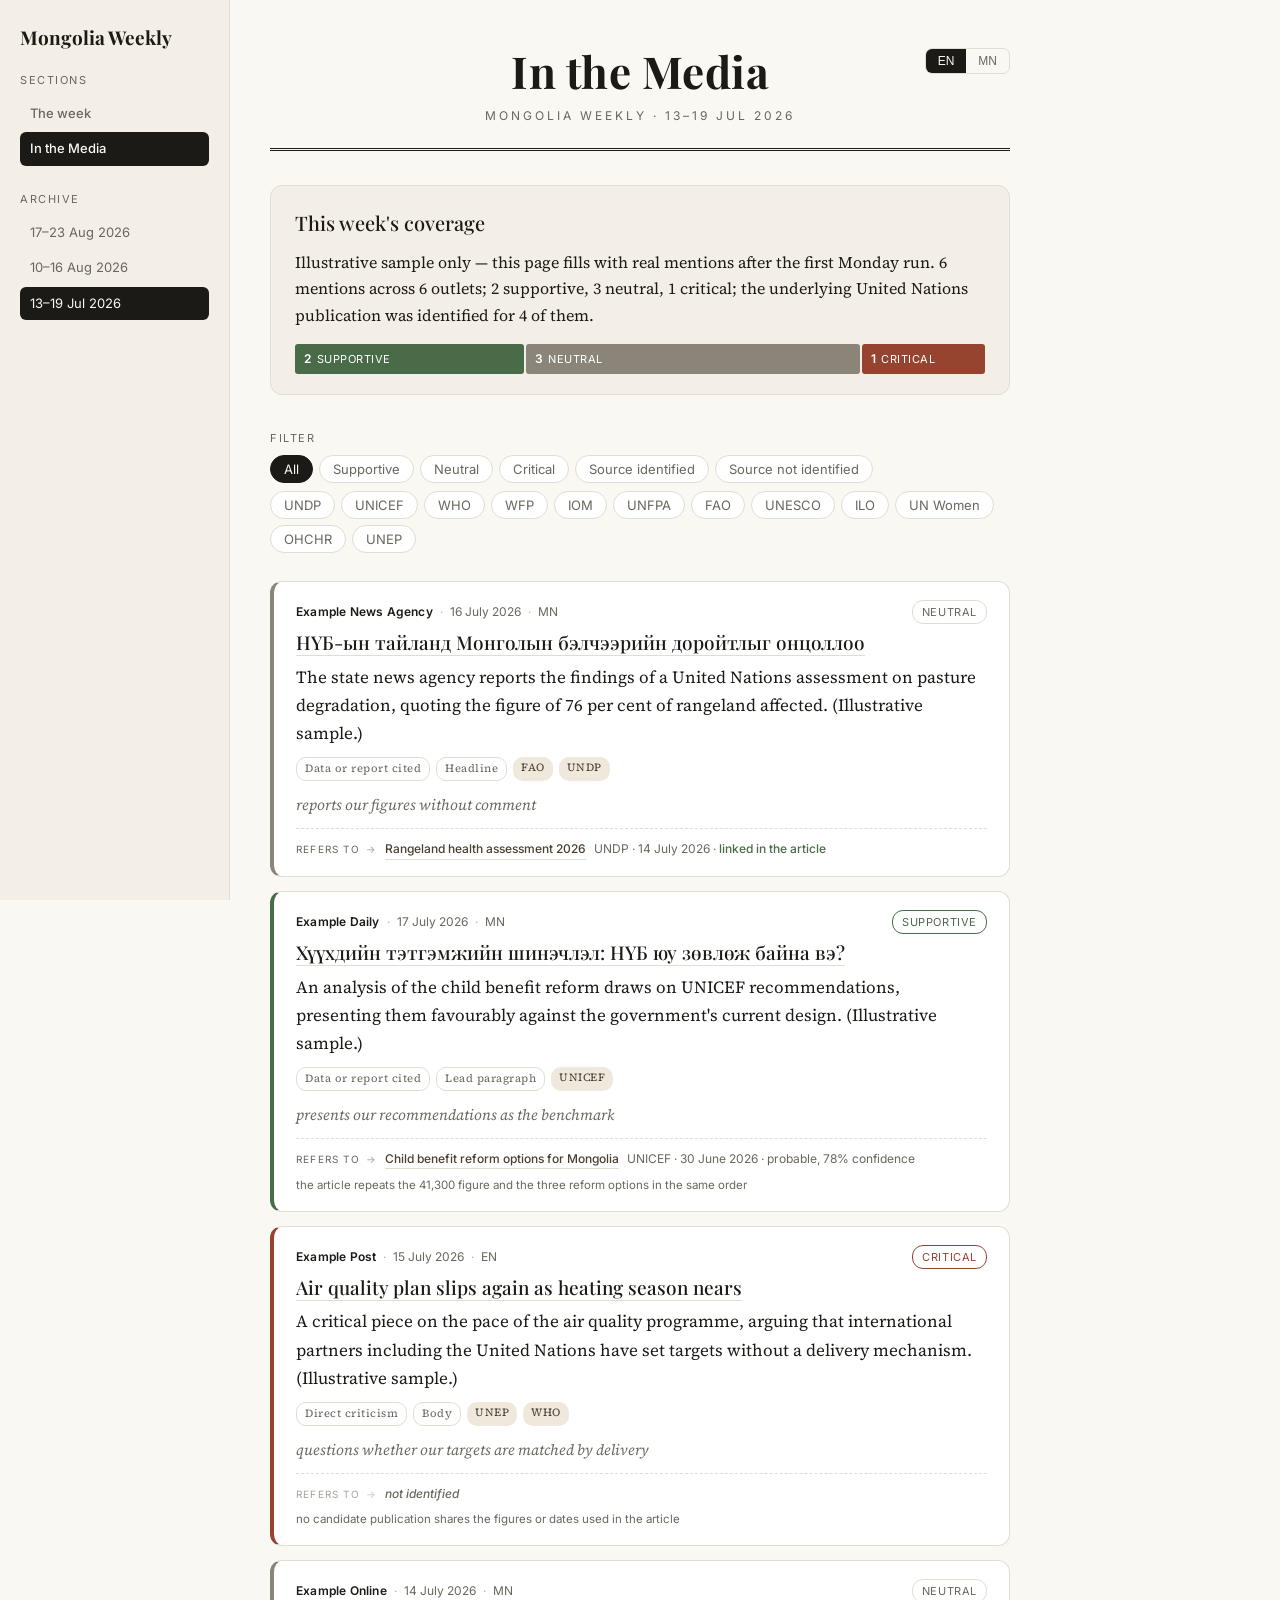
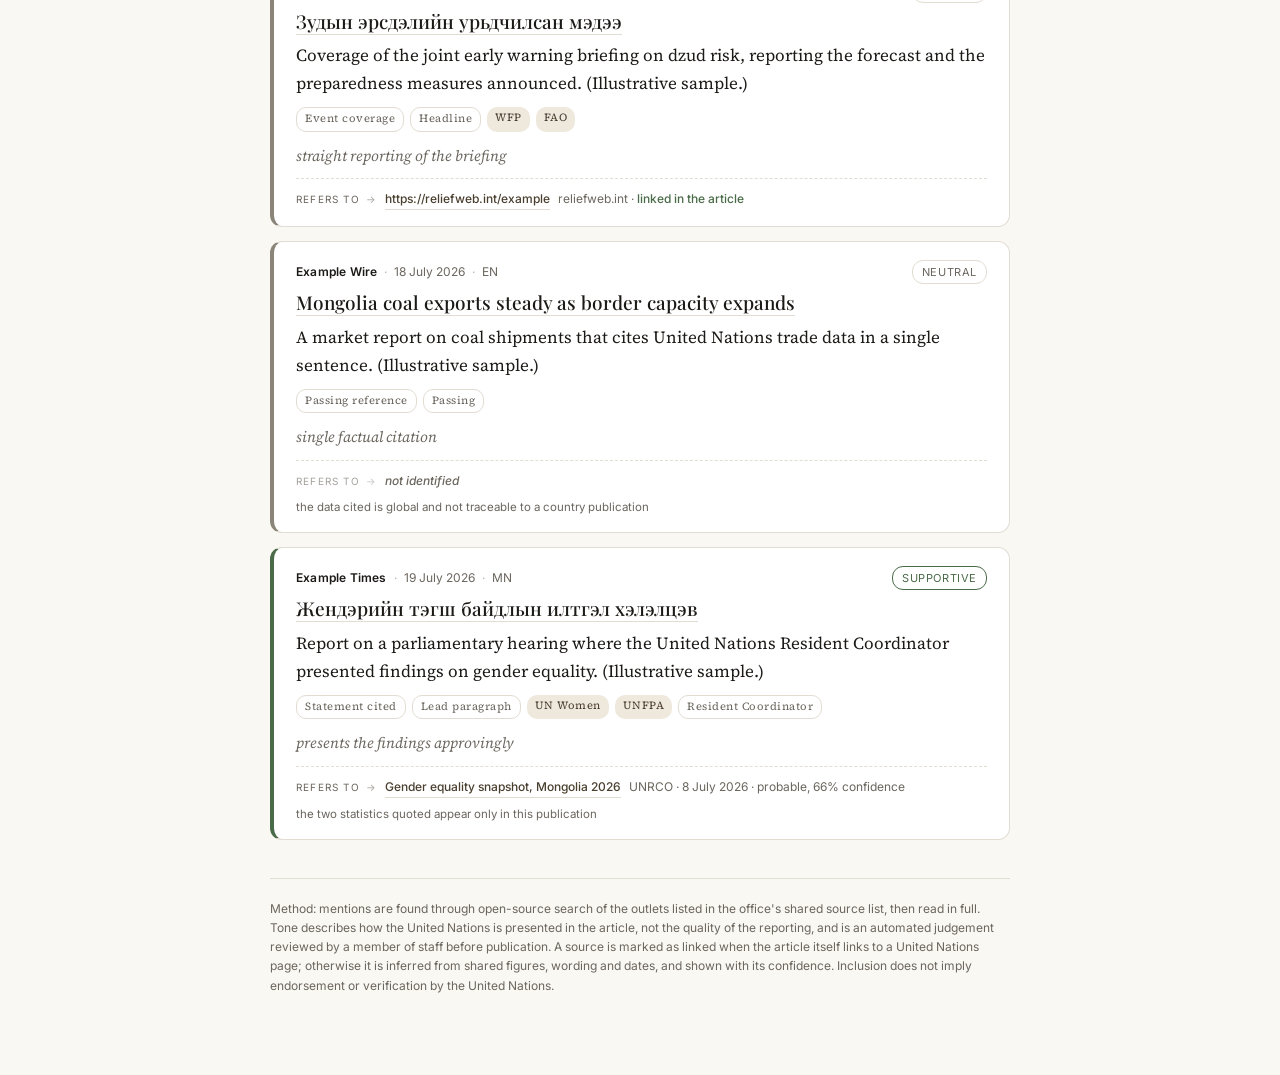
<file: docs/media/2026-07-13.html>
<!DOCTYPE html>
<html lang="en">
<head>
<meta charset="utf-8">
<meta name="viewport" content="width=device-width, initial-scale=1">
<title>In the Media — Mongolia Weekly · 13–19 Jul 2026</title>
<link rel="preconnect" href="https://fonts.googleapis.com">
<link rel="preconnect" href="https://fonts.gstatic.com" crossorigin>
<link href="https://fonts.googleapis.com/css2?family=Playfair+Display:wght@500;700&family=Source+Serif+4:opsz,wght@8..60,400;8..60,600&family=Inter:wght@400;500;600&display=swap" rel="stylesheet">
<link rel="stylesheet" href="../style.css">
</head>
<body class="lang-en">

<button id="menu-btn" aria-label="Toggle archive"><span></span><span></span><span></span></button>

<aside id="sidebar">
  <div class="side-brand">Mongolia Weekly</div>

  <div class="side-label"><span class="en">Sections</span><span class="mn">Хэсэг</span></div>
  <nav class="side-nav">
    <a href="../index.html"><span class="en">The week</span><span class="mn">Долоо хоног</span></a>
    <a href="../media/index.html" class="active"><span class="en">In the Media</span><span class="mn">Хэвлэлд</span></a>
  </nav>

  <div class="side-label"><span class="en">Archive</span><span class="mn">Архив</span></div>
  <nav>
    
    <a href="../media/2026-08-17.html" class="">17–23 Aug 2026</a>
    
    <a href="../media/2026-08-10.html" class="">10–16 Aug 2026</a>
    
    <a href="../media/2026-07-13.html" class="active">13–19 Jul 2026</a>
    
  </nav>
</aside>

<main>
  <header class="masthead">
    <div class="lang-toggle" role="group" aria-label="Language">
      <button data-lang="en" class="active">EN</button>
      <button data-lang="mn">MN</button>
    </div>
    <div class="title">In the Media</div>
    <div class="tagline">Mongolia Weekly · 13–19 Jul 2026</div>
  </header>

  <section class="insights">
    <h2><span class="en">This week's coverage</span><span class="mn">Энэ долоо хоногийн мэдээлэл</span></h2>
    <p class="overview"><span class="en">Illustrative sample only — this page fills with real mentions after the first Monday run. 6 mentions across 6 outlets; 2 supportive, 3 neutral, 1 critical; the underlying United Nations publication was identified for 4 of them.</span><span class="mn">Зөвхөн жишээ загвар. Эхний ажиллагааны дараа бодит мэдээллээр солигдоно.</span></p>
    
    <div class="tone-bar" aria-hidden="true">
      <span class="seg tone-supportive" style="flex:2"><em>2</em> Supportive</span><span class="seg tone-neutral" style="flex:3"><em>3</em> Neutral</span><span class="seg tone-critical" style="flex:1"><em>1</em> Critical</span>
    </div>
    
  </section>

  
  <section class="filter">
    <span class="filter-label"><span class="en">Filter</span><span class="mn">Шүүх</span></span>
    <div class="chips">
      <button class="chip active" data-mfilter="__all">All</button>
      <button class="chip tone-chip" data-mfilter="tone:Supportive">Supportive</button><button class="chip tone-chip" data-mfilter="tone:Neutral">Neutral</button><button class="chip tone-chip" data-mfilter="tone:Critical">Critical</button>
      <button class="chip" data-mfilter="src:yes"><span class="en">Source identified</span><span class="mn">Эх сурвалж тодорхой</span></button>
      <button class="chip" data-mfilter="src:no"><span class="en">Source not identified</span><span class="mn">Эх сурвалж тодорхойгүй</span></button>
    </div>
    <div class="chips">
      <button class="chip" data-mfilter="agency:UNDP">UNDP</button><button class="chip" data-mfilter="agency:UNICEF">UNICEF</button><button class="chip" data-mfilter="agency:WHO">WHO</button><button class="chip" data-mfilter="agency:WFP">WFP</button><button class="chip" data-mfilter="agency:IOM">IOM</button><button class="chip" data-mfilter="agency:UNFPA">UNFPA</button><button class="chip" data-mfilter="agency:FAO">FAO</button><button class="chip" data-mfilter="agency:UNESCO">UNESCO</button><button class="chip" data-mfilter="agency:ILO">ILO</button><button class="chip" data-mfilter="agency:UN Women">UN Women</button><button class="chip" data-mfilter="agency:OHCHR">OHCHR</button><button class="chip" data-mfilter="agency:UNEP">UNEP</button>
    </div>
  </section>

  <section class="theme" data-theme>
    <div class="mentions">
      
      <article class="mention tone-neutral"
               data-tone="Neutral"
               data-agencies="FAO|UNDP"
               data-matched="yes">
        <div class="m-head">
          <span class="outlet">Example News Agency</span>
          <span class="dot">·</span><span class="date">16 July 2026</span>
          <span class="dot">·</span><span class="lang">MN</span>
          <span class="tone-badge">Neutral</span>
        </div>

        <h4 class="m-title">
          <a href="https://example-agency.mn/example" target="_blank" rel="noopener">НҮБ-ын тайланд Монголын бэлчээрийн доройтлыг онцоллоо</a>
          
        </h4>

        <p class="m-summary"><span class="en">The state news agency reports the findings of a United Nations assessment on pasture degradation, quoting the figure of 76 per cent of rangeland affected. (Illustrative sample.)</span><span class="mn">Төрийн мэдээллийн агентлаг НҮБ-ын үнэлгээний дүнг иш татав. (Жишээ загвар.)</span></p>

        <div class="m-meta">
          <span class="tag soft">Data or report cited</span>
          <span class="tag soft">Headline</span>
          <span class="tag">FAO</span><span class="tag">UNDP</span>
          
        </div>

        
        <p class="m-note"><span class="en">reports our figures without comment</span><span class="mn">тоо баримтыг тайлбаргүй нийтэлсэн</span></p>
        

        <div class="chain ">
          <span class="chain-label"><span class="en">Refers to</span><span class="mn">Иш татсан</span></span>
          
            <a class="chain-link" href="https://mongolia.un.org/en/example" target="_blank" rel="noopener">Rangeland health assessment 2026</a>
            <span class="chain-meta">
              UNDP
               · 14 July 2026
              
                · <span class="certain"><span class="en">linked in the article</span><span class="mn">нийтлэлд шууд холбогдсон</span></span>
              
            </span>
            
          
        </div>
      </article>
      
      <article class="mention tone-supportive"
               data-tone="Supportive"
               data-agencies="UNICEF"
               data-matched="yes">
        <div class="m-head">
          <span class="outlet">Example Daily</span>
          <span class="dot">·</span><span class="date">17 July 2026</span>
          <span class="dot">·</span><span class="lang">MN</span>
          <span class="tone-badge">Supportive</span>
        </div>

        <h4 class="m-title">
          <a href="https://example-daily.mn/example" target="_blank" rel="noopener">Хүүхдийн тэтгэмжийн шинэчлэл: НҮБ юу зөвлөж байна вэ?</a>
          
        </h4>

        <p class="m-summary"><span class="en">An analysis of the child benefit reform draws on UNICEF recommendations, presenting them favourably against the government's current design. (Illustrative sample.)</span><span class="mn">Хүүхдийн мөнгөний шинэчлэлийн талаарх шинжилгээ. (Жишээ загвар.)</span></p>

        <div class="m-meta">
          <span class="tag soft">Data or report cited</span>
          <span class="tag soft">Lead paragraph</span>
          <span class="tag">UNICEF</span>
          
        </div>

        
        <p class="m-note"><span class="en">presents our recommendations as the benchmark</span><span class="mn">зөвлөмжийг жишиг болгон авч үзсэн</span></p>
        

        <div class="chain ">
          <span class="chain-label"><span class="en">Refers to</span><span class="mn">Иш татсан</span></span>
          
            <a class="chain-link" href="https://www.unicef.org/mongolia/example" target="_blank" rel="noopener">Child benefit reform options for Mongolia</a>
            <span class="chain-meta">
              UNICEF
               · 30 June 2026
              
                · <span class="probable"><span class="en">probable, 78% confidence</span><span class="mn">магадлалтай, 78%</span></span>
              
            </span>
            <span class="chain-why">the article repeats the 41,300 figure and the three reform options in the same order</span>
          
        </div>
      </article>
      
      <article class="mention tone-critical"
               data-tone="Critical"
               data-agencies="UNEP|WHO"
               data-matched="no">
        <div class="m-head">
          <span class="outlet">Example Post</span>
          <span class="dot">·</span><span class="date">15 July 2026</span>
          <span class="dot">·</span><span class="lang">EN</span>
          <span class="tone-badge">Critical</span>
        </div>

        <h4 class="m-title">
          <a href="https://example-post.mn/example" target="_blank" rel="noopener">Air quality plan slips again as heating season nears</a>
          
        </h4>

        <p class="m-summary"><span class="en">A critical piece on the pace of the air quality programme, arguing that international partners including the United Nations have set targets without a delivery mechanism. (Illustrative sample.)</span><span class="mn">Агаарын чанарын хөтөлбөрийн явцыг шүүмжилсэн нийтлэл. (Жишээ загвар.)</span></p>

        <div class="m-meta">
          <span class="tag soft">Direct criticism</span>
          <span class="tag soft">Body</span>
          <span class="tag">UNEP</span><span class="tag">WHO</span>
          
        </div>

        
        <p class="m-note"><span class="en">questions whether our targets are matched by delivery</span><span class="mn">зорилтын хэрэгжилтэд эргэлзсэн</span></p>
        

        <div class="chain chain-none">
          <span class="chain-label"><span class="en">Refers to</span><span class="mn">Иш татсан</span></span>
          
            <span class="chain-link muted"><span class="en">not identified</span><span class="mn">тодорхойлогдоогүй</span></span>
            <span class="chain-why">no candidate publication shares the figures or dates used in the article</span>
          
        </div>
      </article>
      
      <article class="mention tone-neutral"
               data-tone="Neutral"
               data-agencies="WFP|FAO"
               data-matched="yes">
        <div class="m-head">
          <span class="outlet">Example Online</span>
          <span class="dot">·</span><span class="date">14 July 2026</span>
          <span class="dot">·</span><span class="lang">MN</span>
          <span class="tone-badge">Neutral</span>
        </div>

        <h4 class="m-title">
          <a href="https://example-online.mn/example" target="_blank" rel="noopener">Зудын эрсдэлийн урьдчилсан мэдээ</a>
          
        </h4>

        <p class="m-summary"><span class="en">Coverage of the joint early warning briefing on dzud risk, reporting the forecast and the preparedness measures announced. (Illustrative sample.)</span><span class="mn">Зудын эрт сэрэмжлүүлгийн уулзалтын мэдээлэл. (Жишээ загвар.)</span></p>

        <div class="m-meta">
          <span class="tag soft">Event coverage</span>
          <span class="tag soft">Headline</span>
          <span class="tag">WFP</span><span class="tag">FAO</span>
          
        </div>

        
        <p class="m-note"><span class="en">straight reporting of the briefing</span><span class="mn">уулзалтыг шууд мэдээлсэн</span></p>
        

        <div class="chain ">
          <span class="chain-label"><span class="en">Refers to</span><span class="mn">Иш татсан</span></span>
          
            <a class="chain-link" href="https://reliefweb.int/example" target="_blank" rel="noopener">https://reliefweb.int/example</a>
            <span class="chain-meta">
              reliefweb.int
              
              
                · <span class="certain"><span class="en">linked in the article</span><span class="mn">нийтлэлд шууд холбогдсон</span></span>
              
            </span>
            
          
        </div>
      </article>
      
      <article class="mention tone-neutral"
               data-tone="Neutral"
               data-agencies=""
               data-matched="no">
        <div class="m-head">
          <span class="outlet">Example Wire</span>
          <span class="dot">·</span><span class="date">18 July 2026</span>
          <span class="dot">·</span><span class="lang">EN</span>
          <span class="tone-badge">Neutral</span>
        </div>

        <h4 class="m-title">
          <a href="https://example-wire.com/example" target="_blank" rel="noopener">Mongolia coal exports steady as border capacity expands</a>
          
        </h4>

        <p class="m-summary"><span class="en">A market report on coal shipments that cites United Nations trade data in a single sentence. (Illustrative sample.)</span><span class="mn">Нүүрсний экспортын тухай мэдээлэл. (Жишээ загвар.)</span></p>

        <div class="m-meta">
          <span class="tag soft">Passing reference</span>
          <span class="tag soft">Passing</span>
          
          
        </div>

        
        <p class="m-note"><span class="en">single factual citation</span><span class="mn">нэг удаагийн иш татлага</span></p>
        

        <div class="chain chain-none">
          <span class="chain-label"><span class="en">Refers to</span><span class="mn">Иш татсан</span></span>
          
            <span class="chain-link muted"><span class="en">not identified</span><span class="mn">тодорхойлогдоогүй</span></span>
            <span class="chain-why">the data cited is global and not traceable to a country publication</span>
          
        </div>
      </article>
      
      <article class="mention tone-supportive"
               data-tone="Supportive"
               data-agencies="UN Women|UNFPA"
               data-matched="yes">
        <div class="m-head">
          <span class="outlet">Example Times</span>
          <span class="dot">·</span><span class="date">19 July 2026</span>
          <span class="dot">·</span><span class="lang">MN</span>
          <span class="tone-badge">Supportive</span>
        </div>

        <h4 class="m-title">
          <a href="https://example-times.mn/example" target="_blank" rel="noopener">Жендэрийн тэгш байдлын илтгэл хэлэлцэв</a>
          
        </h4>

        <p class="m-summary"><span class="en">Report on a parliamentary hearing where the United Nations Resident Coordinator presented findings on gender equality. (Illustrative sample.)</span><span class="mn">НҮБ-ын суурин зохицуулагчийн илтгэлийн тухай. (Жишээ загвар.)</span></p>

        <div class="m-meta">
          <span class="tag soft">Statement cited</span>
          <span class="tag soft">Lead paragraph</span>
          <span class="tag">UN Women</span><span class="tag">UNFPA</span>
          <span class="tag soft">Resident Coordinator</span>
        </div>

        
        <p class="m-note"><span class="en">presents the findings approvingly</span><span class="mn">дүгнэлтийг эерэгээр хүлээж авсан</span></p>
        

        <div class="chain ">
          <span class="chain-label"><span class="en">Refers to</span><span class="mn">Иш татсан</span></span>
          
            <a class="chain-link" href="https://mongolia.un.org/en/example2" target="_blank" rel="noopener">Gender equality snapshot, Mongolia 2026</a>
            <span class="chain-meta">
              UNRCO
               · 8 July 2026
              
                · <span class="probable"><span class="en">probable, 66% confidence</span><span class="mn">магадлалтай, 66%</span></span>
              
            </span>
            <span class="chain-why">the two statistics quoted appear only in this publication</span>
          
        </div>
      </article>
      
    </div>
  </section>
  

  

  <footer class="disclaimer">
    <span class="en">Method: mentions are found through open-source search of the outlets listed in the office's shared source list, then read in full. Tone describes how the United Nations is presented in the article, not the quality of the reporting, and is an automated judgement reviewed by a member of staff before publication. A source is marked as linked when the article itself links to a United Nations page; otherwise it is inferred from shared figures, wording and dates, and shown with its confidence. Inclusion does not imply endorsement or verification by the United Nations.</span>
    <span class="mn">Арга зүй: дурдалтуудыг нээлттэй эх сурвалжийн хайлтаар олж, бүрэн эхээр нь уншсан болно. Өнгө аяс нь НҮБ-ыг тухайн нийтлэлд хэрхэн танилцуулсныг илэрхийлэх бөгөөд сэтгүүл зүйн чанарыг үнэлэхгүй. Уг үнэлгээг автоматаар гаргаж, нийтлэхийн өмнө ажилтан хянадаг.</span>
  </footer>
</main>

<script src="../app.js"></script>
</body>
</html>
</file>
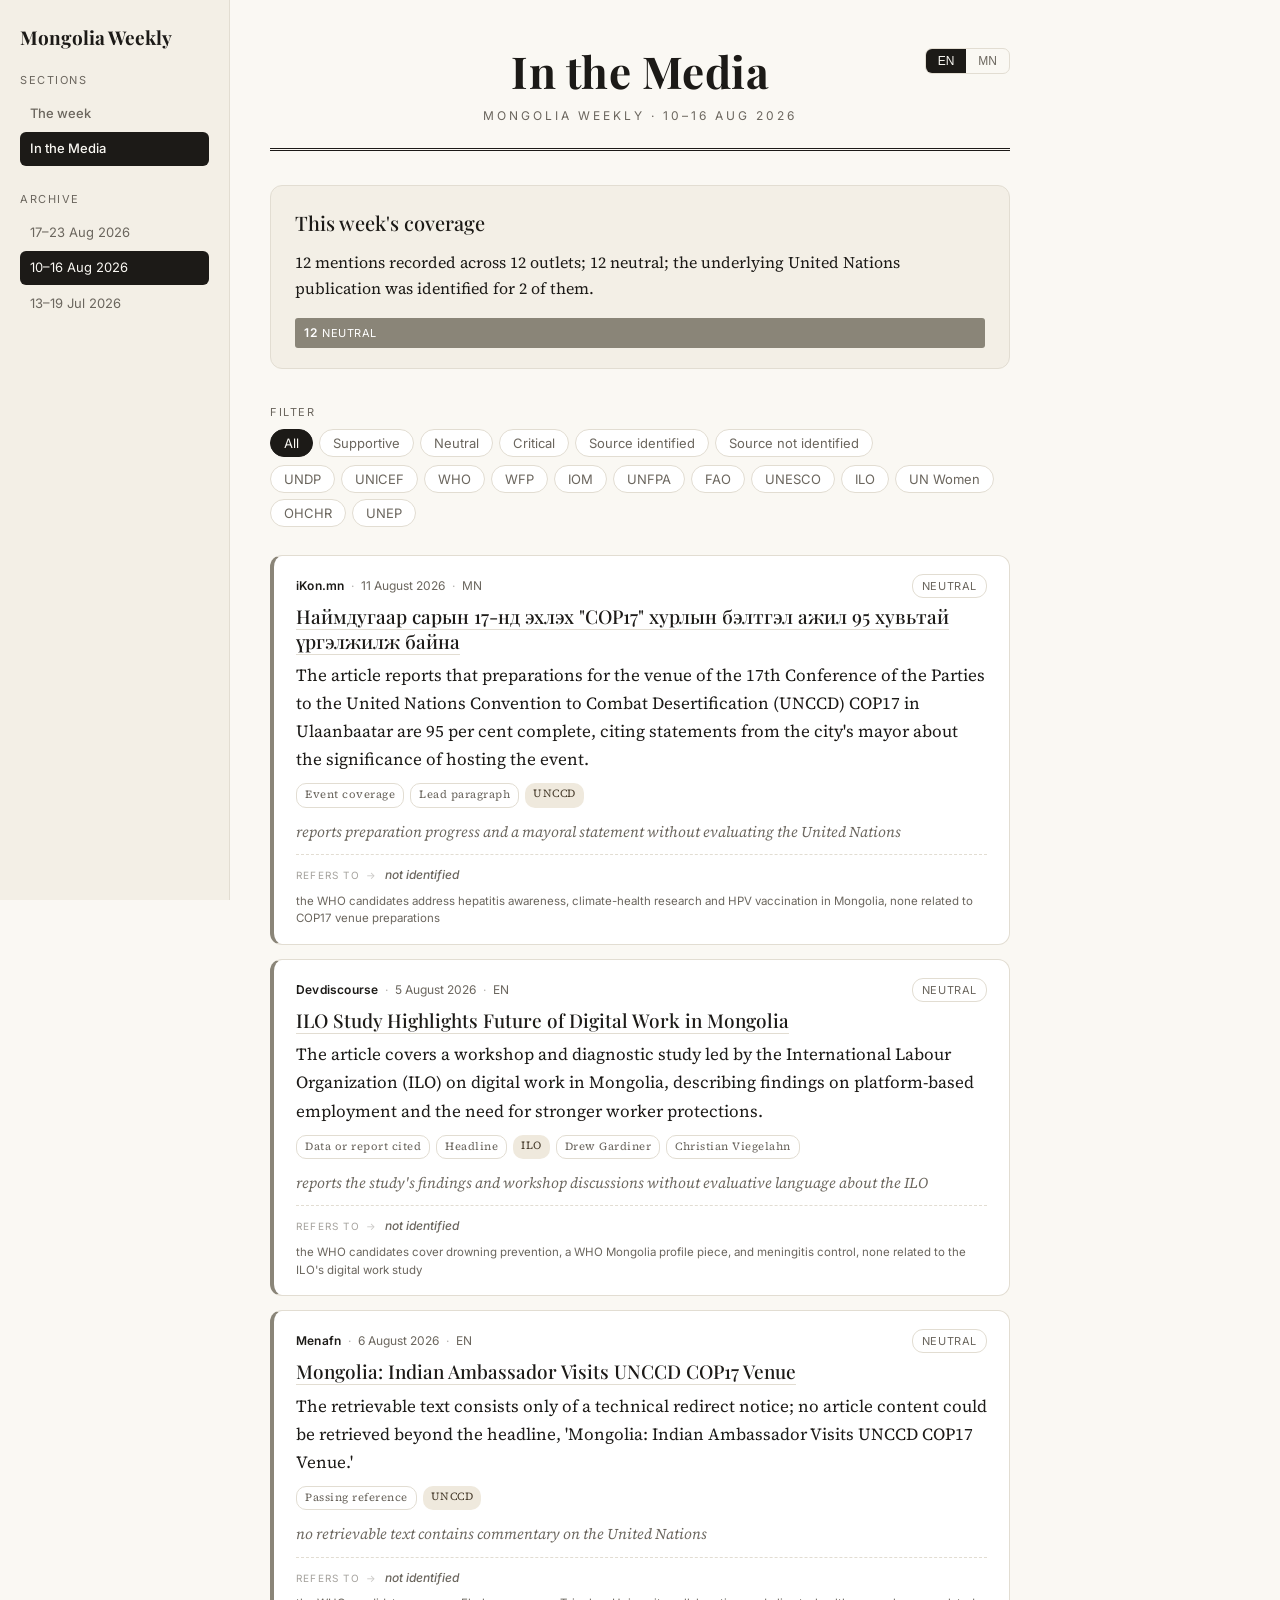
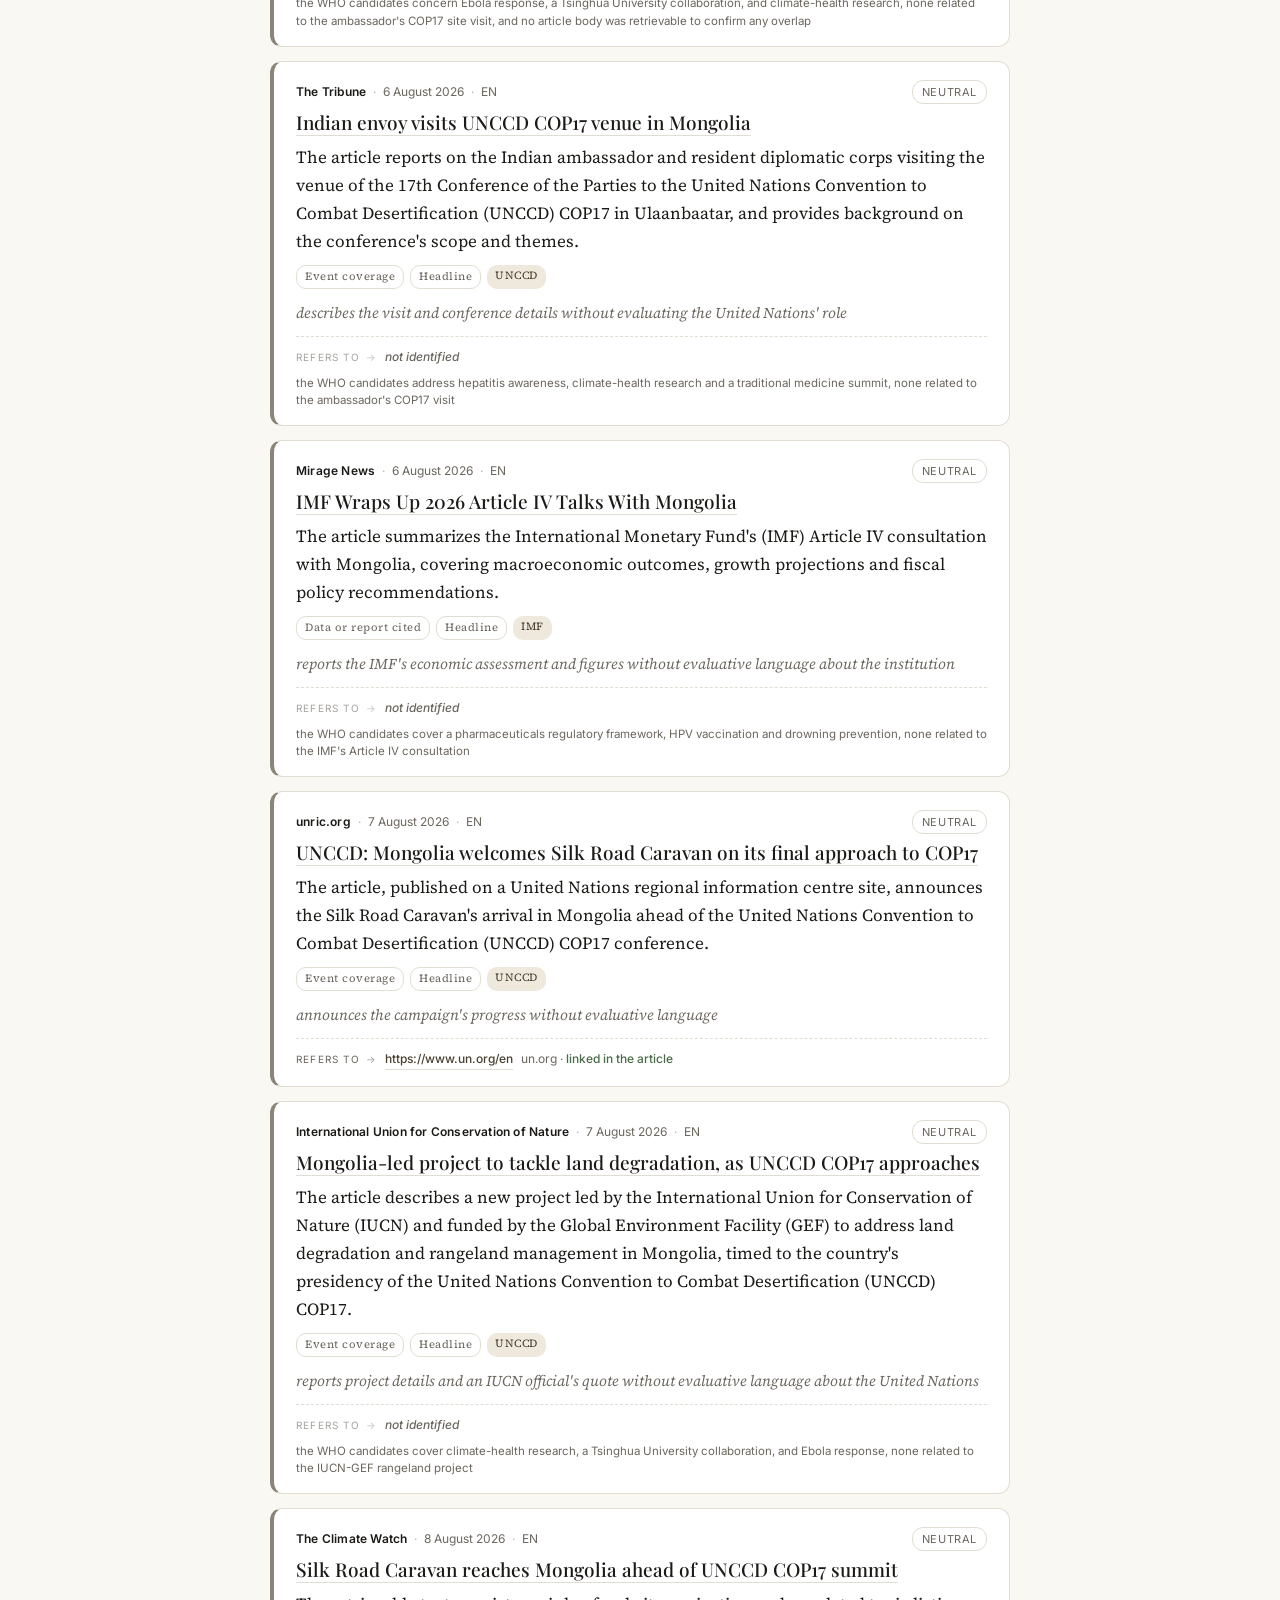
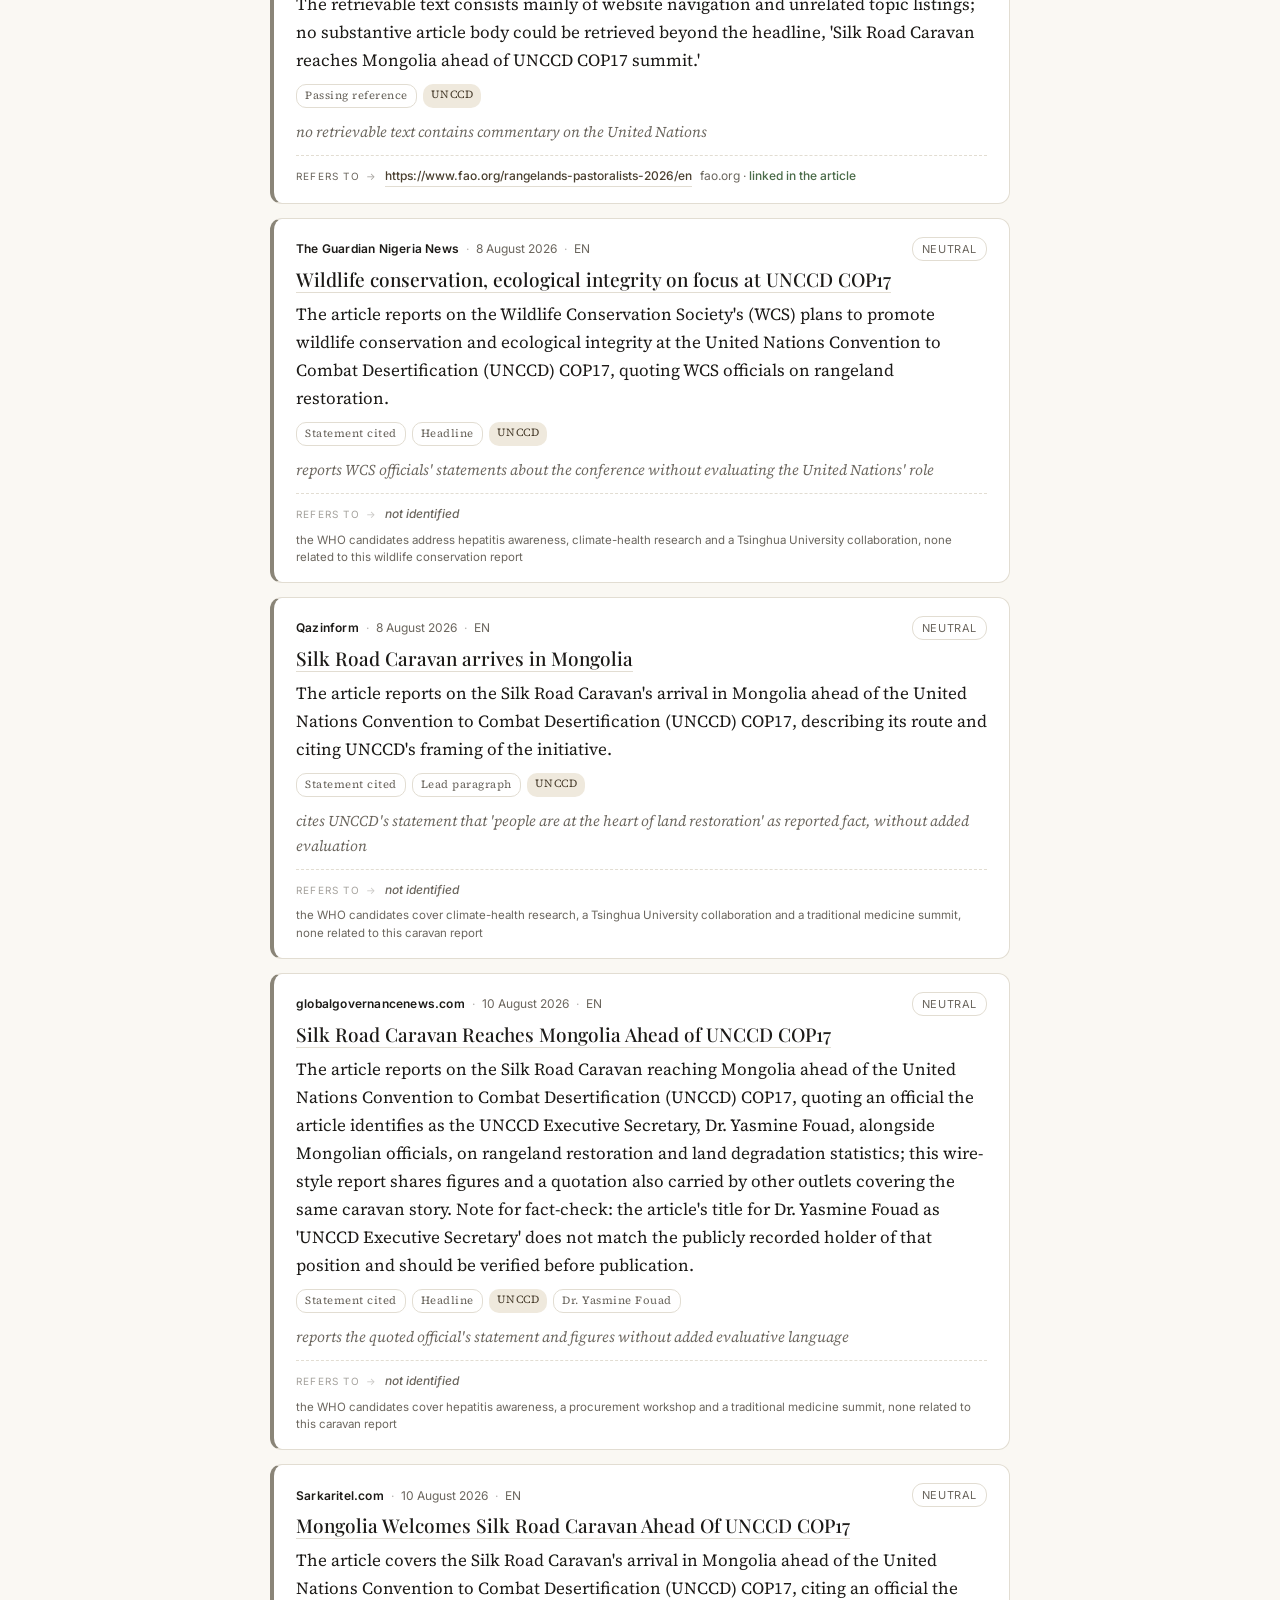
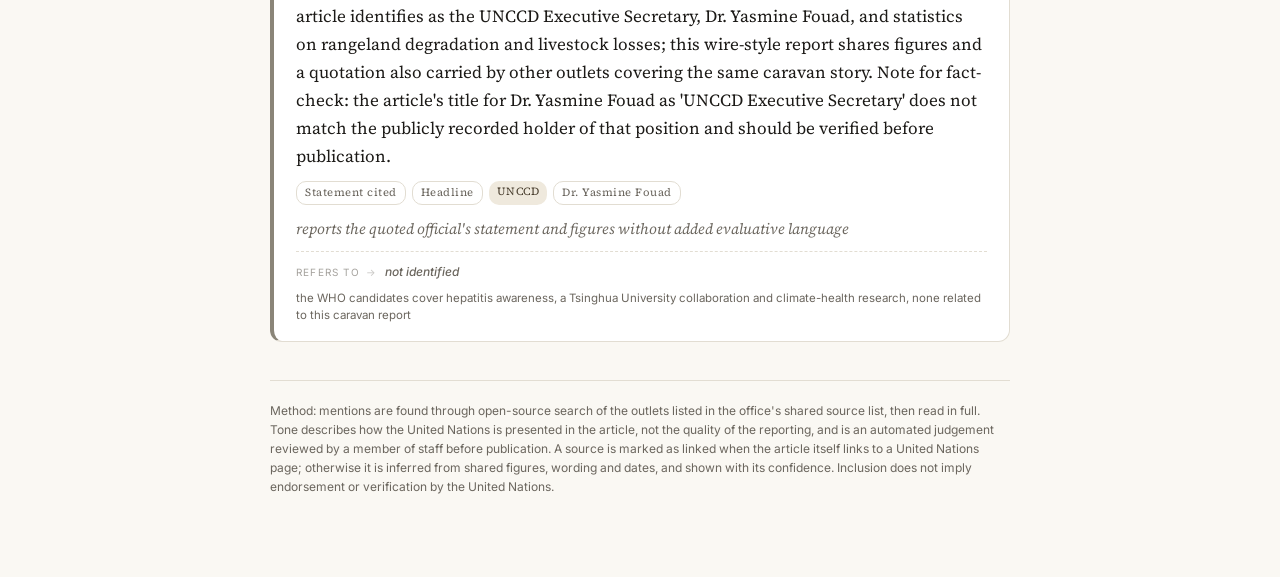
<file: docs/media/2026-08-10.html>
<!DOCTYPE html>
<html lang="en">
<head>
<meta charset="utf-8">
<meta name="viewport" content="width=device-width, initial-scale=1">
<title>In the Media — Mongolia Weekly · 10–16 Aug 2026</title>
<link rel="preconnect" href="https://fonts.googleapis.com">
<link rel="preconnect" href="https://fonts.gstatic.com" crossorigin>
<link href="https://fonts.googleapis.com/css2?family=Playfair+Display:wght@500;700&family=Source+Serif+4:opsz,wght@8..60,400;8..60,600&family=Inter:wght@400;500;600&display=swap" rel="stylesheet">
<link rel="stylesheet" href="../style.css">
</head>
<body class="lang-en">

<button id="menu-btn" aria-label="Toggle archive"><span></span><span></span><span></span></button>

<aside id="sidebar">
  <div class="side-brand">Mongolia Weekly</div>

  <div class="side-label"><span class="en">Sections</span><span class="mn">Хэсэг</span></div>
  <nav class="side-nav">
    <a href="../index.html"><span class="en">The week</span><span class="mn">Долоо хоног</span></a>
    <a href="../media/index.html" class="active"><span class="en">In the Media</span><span class="mn">Хэвлэлд</span></a>
  </nav>

  <div class="side-label"><span class="en">Archive</span><span class="mn">Архив</span></div>
  <nav>
    
    <a href="../media/2026-08-17.html" class="">17–23 Aug 2026</a>
    
    <a href="../media/2026-08-10.html" class="active">10–16 Aug 2026</a>
    
    <a href="../media/2026-07-13.html" class="">13–19 Jul 2026</a>
    
  </nav>
</aside>

<main>
  <header class="masthead">
    <div class="lang-toggle" role="group" aria-label="Language">
      <button data-lang="en" class="active">EN</button>
      <button data-lang="mn">MN</button>
    </div>
    <div class="title">In the Media</div>
    <div class="tagline">Mongolia Weekly · 10–16 Aug 2026</div>
  </header>

  <section class="insights">
    <h2><span class="en">This week's coverage</span><span class="mn">Энэ долоо хоногийн мэдээлэл</span></h2>
    <p class="overview"><span class="en">12 mentions recorded across 12 outlets; 12 neutral; the underlying United Nations publication was identified for 2 of them.</span><span class="mn">12 mentions recorded across 12 outlets; 12 neutral; the underlying United Nations publication was identified for 2 of them.</span></p>
    
    <div class="tone-bar" aria-hidden="true">
      <span class="seg tone-neutral" style="flex:12"><em>12</em> Neutral</span>
    </div>
    
  </section>

  
  <section class="filter">
    <span class="filter-label"><span class="en">Filter</span><span class="mn">Шүүх</span></span>
    <div class="chips">
      <button class="chip active" data-mfilter="__all">All</button>
      <button class="chip tone-chip" data-mfilter="tone:Supportive">Supportive</button><button class="chip tone-chip" data-mfilter="tone:Neutral">Neutral</button><button class="chip tone-chip" data-mfilter="tone:Critical">Critical</button>
      <button class="chip" data-mfilter="src:yes"><span class="en">Source identified</span><span class="mn">Эх сурвалж тодорхой</span></button>
      <button class="chip" data-mfilter="src:no"><span class="en">Source not identified</span><span class="mn">Эх сурвалж тодорхойгүй</span></button>
    </div>
    <div class="chips">
      <button class="chip" data-mfilter="agency:UNDP">UNDP</button><button class="chip" data-mfilter="agency:UNICEF">UNICEF</button><button class="chip" data-mfilter="agency:WHO">WHO</button><button class="chip" data-mfilter="agency:WFP">WFP</button><button class="chip" data-mfilter="agency:IOM">IOM</button><button class="chip" data-mfilter="agency:UNFPA">UNFPA</button><button class="chip" data-mfilter="agency:FAO">FAO</button><button class="chip" data-mfilter="agency:UNESCO">UNESCO</button><button class="chip" data-mfilter="agency:ILO">ILO</button><button class="chip" data-mfilter="agency:UN Women">UN Women</button><button class="chip" data-mfilter="agency:OHCHR">OHCHR</button><button class="chip" data-mfilter="agency:UNEP">UNEP</button>
    </div>
  </section>

  <section class="theme" data-theme>
    <div class="mentions">
      
      <article class="mention tone-neutral"
               data-tone="Neutral"
               data-agencies="UNCCD"
               data-matched="no">
        <div class="m-head">
          <span class="outlet">iKon.mn</span>
          <span class="dot">·</span><span class="date">11 August 2026</span>
          <span class="dot">·</span><span class="lang">MN</span>
          <span class="tone-badge">Neutral</span>
        </div>

        <h4 class="m-title">
          <a href="https://ikon.mn/n/3pjs" target="_blank" rel="noopener">Наймдугаар сарын 17-нд эхлэх "COP17" хурлын бэлтгэл ажил 95 хувьтай үргэлжилж байна</a>
          
        </h4>

        <p class="m-summary"><span class="en">The article reports that preparations for the venue of the 17th Conference of the Parties to the United Nations Convention to Combat Desertification (UNCCD) COP17 in Ulaanbaatar are 95 per cent complete, citing statements from the city's mayor about the significance of hosting the event.</span><span class="mn">The article reports that preparations for the venue of the 17th Conference of the Parties to the United Nations Convention to Combat Desertification (UNCCD) COP17 in Ulaanbaatar are 95 per cent complete, citing statements from the city's mayor about the significance of hosting the event.</span></p>

        <div class="m-meta">
          <span class="tag soft">Event coverage</span>
          <span class="tag soft">Lead paragraph</span>
          <span class="tag">UNCCD</span>
          
        </div>

        
        <p class="m-note"><span class="en">reports preparation progress and a mayoral statement without evaluating the United Nations</span><span class="mn">reports preparation progress and a mayoral statement without evaluating the United Nations</span></p>
        

        <div class="chain chain-none">
          <span class="chain-label"><span class="en">Refers to</span><span class="mn">Иш татсан</span></span>
          
            <span class="chain-link muted"><span class="en">not identified</span><span class="mn">тодорхойлогдоогүй</span></span>
            <span class="chain-why">the WHO candidates address hepatitis awareness, climate-health research and HPV vaccination in Mongolia, none related to COP17 venue preparations</span>
          
        </div>
      </article>
      
      <article class="mention tone-neutral"
               data-tone="Neutral"
               data-agencies="ILO"
               data-matched="no">
        <div class="m-head">
          <span class="outlet">Devdiscourse</span>
          <span class="dot">·</span><span class="date">5 August 2026</span>
          <span class="dot">·</span><span class="lang">EN</span>
          <span class="tone-badge">Neutral</span>
        </div>

        <h4 class="m-title">
          <a href="https://www.devdiscourse.com/article/other/3959902-ilo-study-highlights-future-of-digital-work-in-mongolia" target="_blank" rel="noopener">ILO Study Highlights Future of Digital Work in Mongolia</a>
          
        </h4>

        <p class="m-summary"><span class="en">The article covers a workshop and diagnostic study led by the International Labour Organization (ILO) on digital work in Mongolia, describing findings on platform-based employment and the need for stronger worker protections.</span><span class="mn">The article covers a workshop and diagnostic study led by the International Labour Organization (ILO) on digital work in Mongolia, describing findings on platform-based employment and the need for stronger worker protections.</span></p>

        <div class="m-meta">
          <span class="tag soft">Data or report cited</span>
          <span class="tag soft">Headline</span>
          <span class="tag">ILO</span>
          <span class="tag soft">Drew Gardiner</span><span class="tag soft">Christian Viegelahn</span>
        </div>

        
        <p class="m-note"><span class="en">reports the study's findings and workshop discussions without evaluative language about the ILO</span><span class="mn">reports the study's findings and workshop discussions without evaluative language about the ILO</span></p>
        

        <div class="chain chain-none">
          <span class="chain-label"><span class="en">Refers to</span><span class="mn">Иш татсан</span></span>
          
            <span class="chain-link muted"><span class="en">not identified</span><span class="mn">тодорхойлогдоогүй</span></span>
            <span class="chain-why">the WHO candidates cover drowning prevention, a WHO Mongolia profile piece, and meningitis control, none related to the ILO's digital work study</span>
          
        </div>
      </article>
      
      <article class="mention tone-neutral"
               data-tone="Neutral"
               data-agencies="UNCCD"
               data-matched="no">
        <div class="m-head">
          <span class="outlet">Menafn</span>
          <span class="dot">·</span><span class="date">6 August 2026</span>
          <span class="dot">·</span><span class="lang">EN</span>
          <span class="tone-badge">Neutral</span>
        </div>

        <h4 class="m-title">
          <a href="https://menafn.com/1111503200/Mongolia-Indian-Ambassador-Visits-UNCCD-COP17-Venue" target="_blank" rel="noopener">Mongolia: Indian Ambassador Visits UNCCD COP17 Venue</a>
          
        </h4>

        <p class="m-summary"><span class="en">The retrievable text consists only of a technical redirect notice; no article content could be retrieved beyond the headline, 'Mongolia: Indian Ambassador Visits UNCCD COP17 Venue.'</span><span class="mn">The retrievable text consists only of a technical redirect notice; no article content could be retrieved beyond the headline, 'Mongolia: Indian Ambassador Visits UNCCD COP17 Venue.'</span></p>

        <div class="m-meta">
          <span class="tag soft">Passing reference</span>
          
          <span class="tag">UNCCD</span>
          
        </div>

        
        <p class="m-note"><span class="en">no retrievable text contains commentary on the United Nations</span><span class="mn">no retrievable text contains commentary on the United Nations</span></p>
        

        <div class="chain chain-none">
          <span class="chain-label"><span class="en">Refers to</span><span class="mn">Иш татсан</span></span>
          
            <span class="chain-link muted"><span class="en">not identified</span><span class="mn">тодорхойлогдоогүй</span></span>
            <span class="chain-why">the WHO candidates concern Ebola response, a Tsinghua University collaboration, and climate-health research, none related to the ambassador's COP17 site visit, and no article body was retrievable to confirm any overlap</span>
          
        </div>
      </article>
      
      <article class="mention tone-neutral"
               data-tone="Neutral"
               data-agencies="UNCCD"
               data-matched="no">
        <div class="m-head">
          <span class="outlet">The Tribune</span>
          <span class="dot">·</span><span class="date">6 August 2026</span>
          <span class="dot">·</span><span class="lang">EN</span>
          <span class="tone-badge">Neutral</span>
        </div>

        <h4 class="m-title">
          <a href="https://www.tribuneindia.com/news/world/indian-envoy-visits-unccd-cop17-venue-in-mongolia/" target="_blank" rel="noopener">Indian envoy visits UNCCD COP17 venue in Mongolia</a>
          
        </h4>

        <p class="m-summary"><span class="en">The article reports on the Indian ambassador and resident diplomatic corps visiting the venue of the 17th Conference of the Parties to the United Nations Convention to Combat Desertification (UNCCD) COP17 in Ulaanbaatar, and provides background on the conference's scope and themes.</span><span class="mn">The article reports on the Indian ambassador and resident diplomatic corps visiting the venue of the 17th Conference of the Parties to the United Nations Convention to Combat Desertification (UNCCD) COP17 in Ulaanbaatar, and provides background on the conference's scope and themes.</span></p>

        <div class="m-meta">
          <span class="tag soft">Event coverage</span>
          <span class="tag soft">Headline</span>
          <span class="tag">UNCCD</span>
          
        </div>

        
        <p class="m-note"><span class="en">describes the visit and conference details without evaluating the United Nations' role</span><span class="mn">describes the visit and conference details without evaluating the United Nations' role</span></p>
        

        <div class="chain chain-none">
          <span class="chain-label"><span class="en">Refers to</span><span class="mn">Иш татсан</span></span>
          
            <span class="chain-link muted"><span class="en">not identified</span><span class="mn">тодорхойлогдоогүй</span></span>
            <span class="chain-why">the WHO candidates address hepatitis awareness, climate-health research and a traditional medicine summit, none related to the ambassador's COP17 visit</span>
          
        </div>
      </article>
      
      <article class="mention tone-neutral"
               data-tone="Neutral"
               data-agencies="IMF"
               data-matched="no">
        <div class="m-head">
          <span class="outlet">Mirage News</span>
          <span class="dot">·</span><span class="date">6 August 2026</span>
          <span class="dot">·</span><span class="lang">EN</span>
          <span class="tone-badge">Neutral</span>
        </div>

        <h4 class="m-title">
          <a href="https://www.miragenews.com/imf-wraps-up-2026-article-iv-talks-with-mongolia-1723122/" target="_blank" rel="noopener">IMF Wraps Up 2026 Article IV Talks With Mongolia</a>
          
        </h4>

        <p class="m-summary"><span class="en">The article summarizes the International Monetary Fund's (IMF) Article IV consultation with Mongolia, covering macroeconomic outcomes, growth projections and fiscal policy recommendations.</span><span class="mn">The article summarizes the International Monetary Fund's (IMF) Article IV consultation with Mongolia, covering macroeconomic outcomes, growth projections and fiscal policy recommendations.</span></p>

        <div class="m-meta">
          <span class="tag soft">Data or report cited</span>
          <span class="tag soft">Headline</span>
          <span class="tag">IMF</span>
          
        </div>

        
        <p class="m-note"><span class="en">reports the IMF's economic assessment and figures without evaluative language about the institution</span><span class="mn">reports the IMF's economic assessment and figures without evaluative language about the institution</span></p>
        

        <div class="chain chain-none">
          <span class="chain-label"><span class="en">Refers to</span><span class="mn">Иш татсан</span></span>
          
            <span class="chain-link muted"><span class="en">not identified</span><span class="mn">тодорхойлогдоогүй</span></span>
            <span class="chain-why">the WHO candidates cover a pharmaceuticals regulatory framework, HPV vaccination and drowning prevention, none related to the IMF's Article IV consultation</span>
          
        </div>
      </article>
      
      <article class="mention tone-neutral"
               data-tone="Neutral"
               data-agencies="UNCCD"
               data-matched="yes">
        <div class="m-head">
          <span class="outlet">unric.org</span>
          <span class="dot">·</span><span class="date">7 August 2026</span>
          <span class="dot">·</span><span class="lang">EN</span>
          <span class="tone-badge">Neutral</span>
        </div>

        <h4 class="m-title">
          <a href="https://unric.org/en/unccd-mongolia-welcomes-silk-road-caravan-on-its-final-approach-to-cop17/" target="_blank" rel="noopener">UNCCD: Mongolia welcomes Silk Road Caravan on its final approach to COP17</a>
          
        </h4>

        <p class="m-summary"><span class="en">The article, published on a United Nations regional information centre site, announces the Silk Road Caravan's arrival in Mongolia ahead of the United Nations Convention to Combat Desertification (UNCCD) COP17 conference.</span><span class="mn">The article, published on a United Nations regional information centre site, announces the Silk Road Caravan's arrival in Mongolia ahead of the United Nations Convention to Combat Desertification (UNCCD) COP17 conference.</span></p>

        <div class="m-meta">
          <span class="tag soft">Event coverage</span>
          <span class="tag soft">Headline</span>
          <span class="tag">UNCCD</span>
          
        </div>

        
        <p class="m-note"><span class="en">announces the campaign's progress without evaluative language</span><span class="mn">announces the campaign's progress without evaluative language</span></p>
        

        <div class="chain ">
          <span class="chain-label"><span class="en">Refers to</span><span class="mn">Иш татсан</span></span>
          
            <a class="chain-link" href="https://www.un.org/en" target="_blank" rel="noopener">https://www.un.org/en</a>
            <span class="chain-meta">
              un.org
              
              
                · <span class="certain"><span class="en">linked in the article</span><span class="mn">нийтлэлд шууд холбогдсон</span></span>
              
            </span>
            
          
        </div>
      </article>
      
      <article class="mention tone-neutral"
               data-tone="Neutral"
               data-agencies="UNCCD"
               data-matched="no">
        <div class="m-head">
          <span class="outlet">International Union for Conservation of Nature</span>
          <span class="dot">·</span><span class="date">7 August 2026</span>
          <span class="dot">·</span><span class="lang">EN</span>
          <span class="tone-badge">Neutral</span>
        </div>

        <h4 class="m-title">
          <a href="https://iucn.org/story/202608/mongolia-led-project-tackle-land-degradation-unccd-cop17-approaches" target="_blank" rel="noopener">Mongolia-led project to tackle land degradation, as UNCCD COP17 approaches</a>
          
        </h4>

        <p class="m-summary"><span class="en">The article describes a new project led by the International Union for Conservation of Nature (IUCN) and funded by the Global Environment Facility (GEF) to address land degradation and rangeland management in Mongolia, timed to the country's presidency of the United Nations Convention to Combat Desertification (UNCCD) COP17.</span><span class="mn">The article describes a new project led by the International Union for Conservation of Nature (IUCN) and funded by the Global Environment Facility (GEF) to address land degradation and rangeland management in Mongolia, timed to the country's presidency of the United Nations Convention to Combat Desertification (UNCCD) COP17.</span></p>

        <div class="m-meta">
          <span class="tag soft">Event coverage</span>
          <span class="tag soft">Headline</span>
          <span class="tag">UNCCD</span>
          
        </div>

        
        <p class="m-note"><span class="en">reports project details and an IUCN official's quote without evaluative language about the United Nations</span><span class="mn">reports project details and an IUCN official's quote without evaluative language about the United Nations</span></p>
        

        <div class="chain chain-none">
          <span class="chain-label"><span class="en">Refers to</span><span class="mn">Иш татсан</span></span>
          
            <span class="chain-link muted"><span class="en">not identified</span><span class="mn">тодорхойлогдоогүй</span></span>
            <span class="chain-why">the WHO candidates cover climate-health research, a Tsinghua University collaboration, and Ebola response, none related to the IUCN-GEF rangeland project</span>
          
        </div>
      </article>
      
      <article class="mention tone-neutral"
               data-tone="Neutral"
               data-agencies="UNCCD"
               data-matched="yes">
        <div class="m-head">
          <span class="outlet">The Climate Watch</span>
          <span class="dot">·</span><span class="date">8 August 2026</span>
          <span class="dot">·</span><span class="lang">EN</span>
          <span class="tone-badge">Neutral</span>
        </div>

        <h4 class="m-title">
          <a href="https://theclimatewatch.com/silk-road-caravan-reaches-mongolia-ahead-of-unccd-cop17-summit/" target="_blank" rel="noopener">Silk Road Caravan reaches Mongolia ahead of UNCCD COP17 summit</a>
          
        </h4>

        <p class="m-summary"><span class="en">The retrievable text consists mainly of website navigation and unrelated topic listings; no substantive article body could be retrieved beyond the headline, 'Silk Road Caravan reaches Mongolia ahead of UNCCD COP17 summit.'</span><span class="mn">The retrievable text consists mainly of website navigation and unrelated topic listings; no substantive article body could be retrieved beyond the headline, 'Silk Road Caravan reaches Mongolia ahead of UNCCD COP17 summit.'</span></p>

        <div class="m-meta">
          <span class="tag soft">Passing reference</span>
          
          <span class="tag">UNCCD</span>
          
        </div>

        
        <p class="m-note"><span class="en">no retrievable text contains commentary on the United Nations</span><span class="mn">no retrievable text contains commentary on the United Nations</span></p>
        

        <div class="chain ">
          <span class="chain-label"><span class="en">Refers to</span><span class="mn">Иш татсан</span></span>
          
            <a class="chain-link" href="https://www.fao.org/rangelands-pastoralists-2026/en" target="_blank" rel="noopener">https://www.fao.org/rangelands-pastoralists-2026/en</a>
            <span class="chain-meta">
              fao.org
              
              
                · <span class="certain"><span class="en">linked in the article</span><span class="mn">нийтлэлд шууд холбогдсон</span></span>
              
            </span>
            
          
        </div>
      </article>
      
      <article class="mention tone-neutral"
               data-tone="Neutral"
               data-agencies="UNCCD"
               data-matched="no">
        <div class="m-head">
          <span class="outlet">The Guardian Nigeria News</span>
          <span class="dot">·</span><span class="date">8 August 2026</span>
          <span class="dot">·</span><span class="lang">EN</span>
          <span class="tone-badge">Neutral</span>
        </div>

        <h4 class="m-title">
          <a href="https://guardian.ng/business-services/agro-care/wildlife-conservation-ecological-integrity-on-focus-at-unccd-cop17/" target="_blank" rel="noopener">Wildlife conservation, ecological integrity on focus at UNCCD COP17</a>
          
        </h4>

        <p class="m-summary"><span class="en">The article reports on the Wildlife Conservation Society's (WCS) plans to promote wildlife conservation and ecological integrity at the United Nations Convention to Combat Desertification (UNCCD) COP17, quoting WCS officials on rangeland restoration.</span><span class="mn">The article reports on the Wildlife Conservation Society's (WCS) plans to promote wildlife conservation and ecological integrity at the United Nations Convention to Combat Desertification (UNCCD) COP17, quoting WCS officials on rangeland restoration.</span></p>

        <div class="m-meta">
          <span class="tag soft">Statement cited</span>
          <span class="tag soft">Headline</span>
          <span class="tag">UNCCD</span>
          
        </div>

        
        <p class="m-note"><span class="en">reports WCS officials' statements about the conference without evaluating the United Nations' role</span><span class="mn">reports WCS officials' statements about the conference without evaluating the United Nations' role</span></p>
        

        <div class="chain chain-none">
          <span class="chain-label"><span class="en">Refers to</span><span class="mn">Иш татсан</span></span>
          
            <span class="chain-link muted"><span class="en">not identified</span><span class="mn">тодорхойлогдоогүй</span></span>
            <span class="chain-why">the WHO candidates address hepatitis awareness, climate-health research and a Tsinghua University collaboration, none related to this wildlife conservation report</span>
          
        </div>
      </article>
      
      <article class="mention tone-neutral"
               data-tone="Neutral"
               data-agencies="UNCCD"
               data-matched="no">
        <div class="m-head">
          <span class="outlet">Qazinform</span>
          <span class="dot">·</span><span class="date">8 August 2026</span>
          <span class="dot">·</span><span class="lang">EN</span>
          <span class="tone-badge">Neutral</span>
        </div>

        <h4 class="m-title">
          <a href="https://qazinform.com/news/silk-road-caravan-arrives-in-mongolia-017365" target="_blank" rel="noopener">Silk Road Caravan arrives in Mongolia</a>
          
        </h4>

        <p class="m-summary"><span class="en">The article reports on the Silk Road Caravan's arrival in Mongolia ahead of the United Nations Convention to Combat Desertification (UNCCD) COP17, describing its route and citing UNCCD's framing of the initiative.</span><span class="mn">The article reports on the Silk Road Caravan's arrival in Mongolia ahead of the United Nations Convention to Combat Desertification (UNCCD) COP17, describing its route and citing UNCCD's framing of the initiative.</span></p>

        <div class="m-meta">
          <span class="tag soft">Statement cited</span>
          <span class="tag soft">Lead paragraph</span>
          <span class="tag">UNCCD</span>
          
        </div>

        
        <p class="m-note"><span class="en">cites UNCCD's statement that 'people are at the heart of land restoration' as reported fact, without added evaluation</span><span class="mn">cites UNCCD's statement that 'people are at the heart of land restoration' as reported fact, without added evaluation</span></p>
        

        <div class="chain chain-none">
          <span class="chain-label"><span class="en">Refers to</span><span class="mn">Иш татсан</span></span>
          
            <span class="chain-link muted"><span class="en">not identified</span><span class="mn">тодорхойлогдоогүй</span></span>
            <span class="chain-why">the WHO candidates cover climate-health research, a Tsinghua University collaboration and a traditional medicine summit, none related to this caravan report</span>
          
        </div>
      </article>
      
      <article class="mention tone-neutral"
               data-tone="Neutral"
               data-agencies="UNCCD"
               data-matched="no">
        <div class="m-head">
          <span class="outlet">globalgovernancenews.com</span>
          <span class="dot">·</span><span class="date">10 August 2026</span>
          <span class="dot">·</span><span class="lang">EN</span>
          <span class="tone-badge">Neutral</span>
        </div>

        <h4 class="m-title">
          <a href="https://globalgovernancenews.com/silk-road-caravan-reaches-mongolia-ahead-of-unccd-cop17/" target="_blank" rel="noopener">Silk Road Caravan Reaches Mongolia Ahead of UNCCD COP17</a>
          
        </h4>

        <p class="m-summary"><span class="en">The article reports on the Silk Road Caravan reaching Mongolia ahead of the United Nations Convention to Combat Desertification (UNCCD) COP17, quoting an official the article identifies as the UNCCD Executive Secretary, Dr. Yasmine Fouad, alongside Mongolian officials, on rangeland restoration and land degradation statistics; this wire-style report shares figures and a quotation also carried by other outlets covering the same caravan story. Note for fact-check: the article's title for Dr. Yasmine Fouad as 'UNCCD Executive Secretary' does not match the publicly recorded holder of that position and should be verified before publication.</span><span class="mn">The article reports on the Silk Road Caravan reaching Mongolia ahead of the United Nations Convention to Combat Desertification (UNCCD) COP17, quoting an official the article identifies as the UNCCD Executive Secretary, Dr. Yasmine Fouad, alongside Mongolian officials, on rangeland restoration and land degradation statistics; this wire-style report shares figures and a quotation also carried by other outlets covering the same caravan story. Note for fact-check: the article's title for Dr. Yasmine Fouad as 'UNCCD Executive Secretary' does not match the publicly recorded holder of that position and should be verified before publication.</span></p>

        <div class="m-meta">
          <span class="tag soft">Statement cited</span>
          <span class="tag soft">Headline</span>
          <span class="tag">UNCCD</span>
          <span class="tag soft">Dr. Yasmine Fouad</span>
        </div>

        
        <p class="m-note"><span class="en">reports the quoted official's statement and figures without added evaluative language</span><span class="mn">reports the quoted official's statement and figures without added evaluative language</span></p>
        

        <div class="chain chain-none">
          <span class="chain-label"><span class="en">Refers to</span><span class="mn">Иш татсан</span></span>
          
            <span class="chain-link muted"><span class="en">not identified</span><span class="mn">тодорхойлогдоогүй</span></span>
            <span class="chain-why">the WHO candidates cover hepatitis awareness, a procurement workshop and a traditional medicine summit, none related to this caravan report</span>
          
        </div>
      </article>
      
      <article class="mention tone-neutral"
               data-tone="Neutral"
               data-agencies="UNCCD"
               data-matched="no">
        <div class="m-head">
          <span class="outlet">Sarkaritel.com</span>
          <span class="dot">·</span><span class="date">10 August 2026</span>
          <span class="dot">·</span><span class="lang">EN</span>
          <span class="tone-badge">Neutral</span>
        </div>

        <h4 class="m-title">
          <a href="https://www.sarkaritel.com/silk-road-caravan-mongolia-unccd-cop17/" target="_blank" rel="noopener">Mongolia Welcomes Silk Road Caravan Ahead Of UNCCD COP17</a>
          
        </h4>

        <p class="m-summary"><span class="en">The article covers the Silk Road Caravan's arrival in Mongolia ahead of the United Nations Convention to Combat Desertification (UNCCD) COP17, citing an official the article identifies as the UNCCD Executive Secretary, Dr. Yasmine Fouad, and statistics on rangeland degradation and livestock losses; this wire-style report shares figures and a quotation also carried by other outlets covering the same caravan story. Note for fact-check: the article's title for Dr. Yasmine Fouad as 'UNCCD Executive Secretary' does not match the publicly recorded holder of that position and should be verified before publication.</span><span class="mn">The article covers the Silk Road Caravan's arrival in Mongolia ahead of the United Nations Convention to Combat Desertification (UNCCD) COP17, citing an official the article identifies as the UNCCD Executive Secretary, Dr. Yasmine Fouad, and statistics on rangeland degradation and livestock losses; this wire-style report shares figures and a quotation also carried by other outlets covering the same caravan story. Note for fact-check: the article's title for Dr. Yasmine Fouad as 'UNCCD Executive Secretary' does not match the publicly recorded holder of that position and should be verified before publication.</span></p>

        <div class="m-meta">
          <span class="tag soft">Statement cited</span>
          <span class="tag soft">Headline</span>
          <span class="tag">UNCCD</span>
          <span class="tag soft">Dr. Yasmine Fouad</span>
        </div>

        
        <p class="m-note"><span class="en">reports the quoted official's statement and figures without added evaluative language</span><span class="mn">reports the quoted official's statement and figures without added evaluative language</span></p>
        

        <div class="chain chain-none">
          <span class="chain-label"><span class="en">Refers to</span><span class="mn">Иш татсан</span></span>
          
            <span class="chain-link muted"><span class="en">not identified</span><span class="mn">тодорхойлогдоогүй</span></span>
            <span class="chain-why">the WHO candidates cover hepatitis awareness, a Tsinghua University collaboration and climate-health research, none related to this caravan report</span>
          
        </div>
      </article>
      
    </div>
  </section>
  

  

  <footer class="disclaimer">
    <span class="en">Method: mentions are found through open-source search of the outlets listed in the office's shared source list, then read in full. Tone describes how the United Nations is presented in the article, not the quality of the reporting, and is an automated judgement reviewed by a member of staff before publication. A source is marked as linked when the article itself links to a United Nations page; otherwise it is inferred from shared figures, wording and dates, and shown with its confidence. Inclusion does not imply endorsement or verification by the United Nations.</span>
    <span class="mn">Арга зүй: дурдалтуудыг нээлттэй эх сурвалжийн хайлтаар олж, бүрэн эхээр нь уншсан болно. Өнгө аяс нь НҮБ-ыг тухайн нийтлэлд хэрхэн танилцуулсныг илэрхийлэх бөгөөд сэтгүүл зүйн чанарыг үнэлэхгүй. Уг үнэлгээг автоматаар гаргаж, нийтлэхийн өмнө ажилтан хянадаг.</span>
  </footer>
</main>

<script src="../app.js"></script>
</body>
</html>
</file>
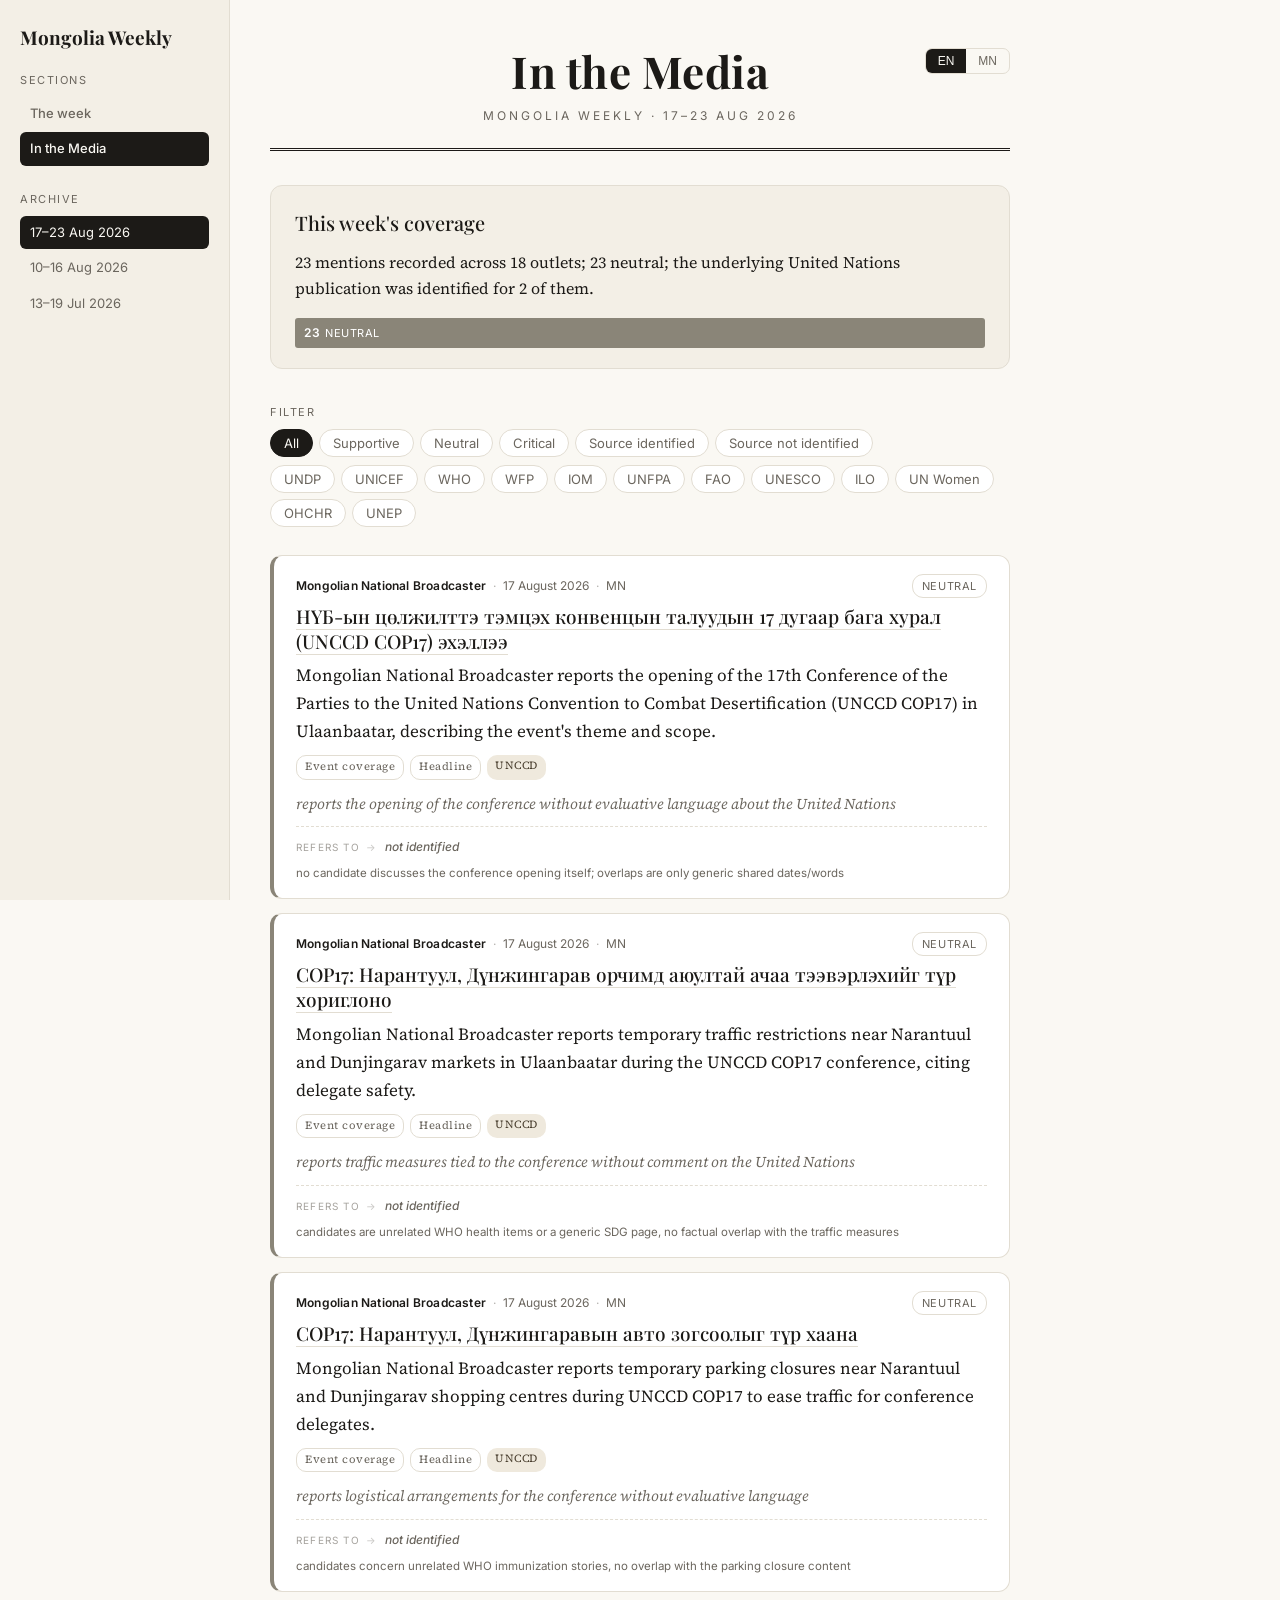
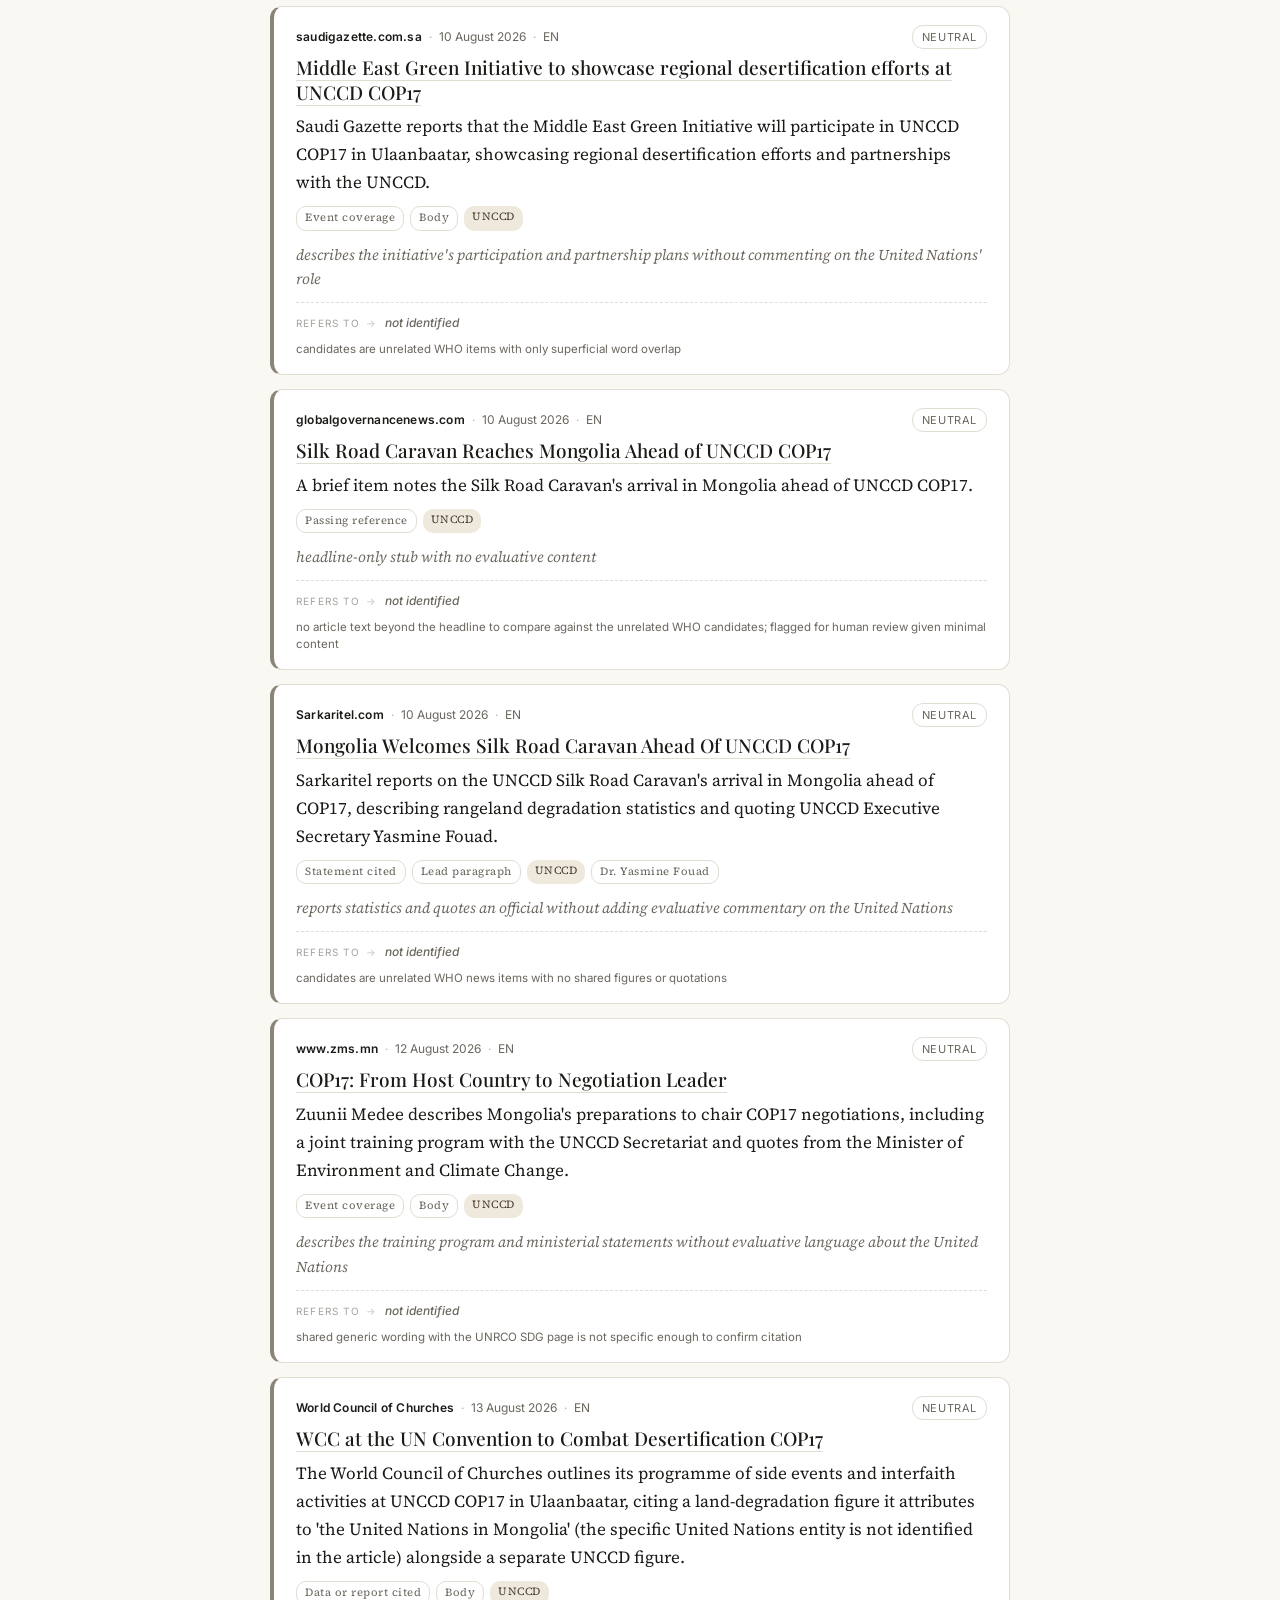
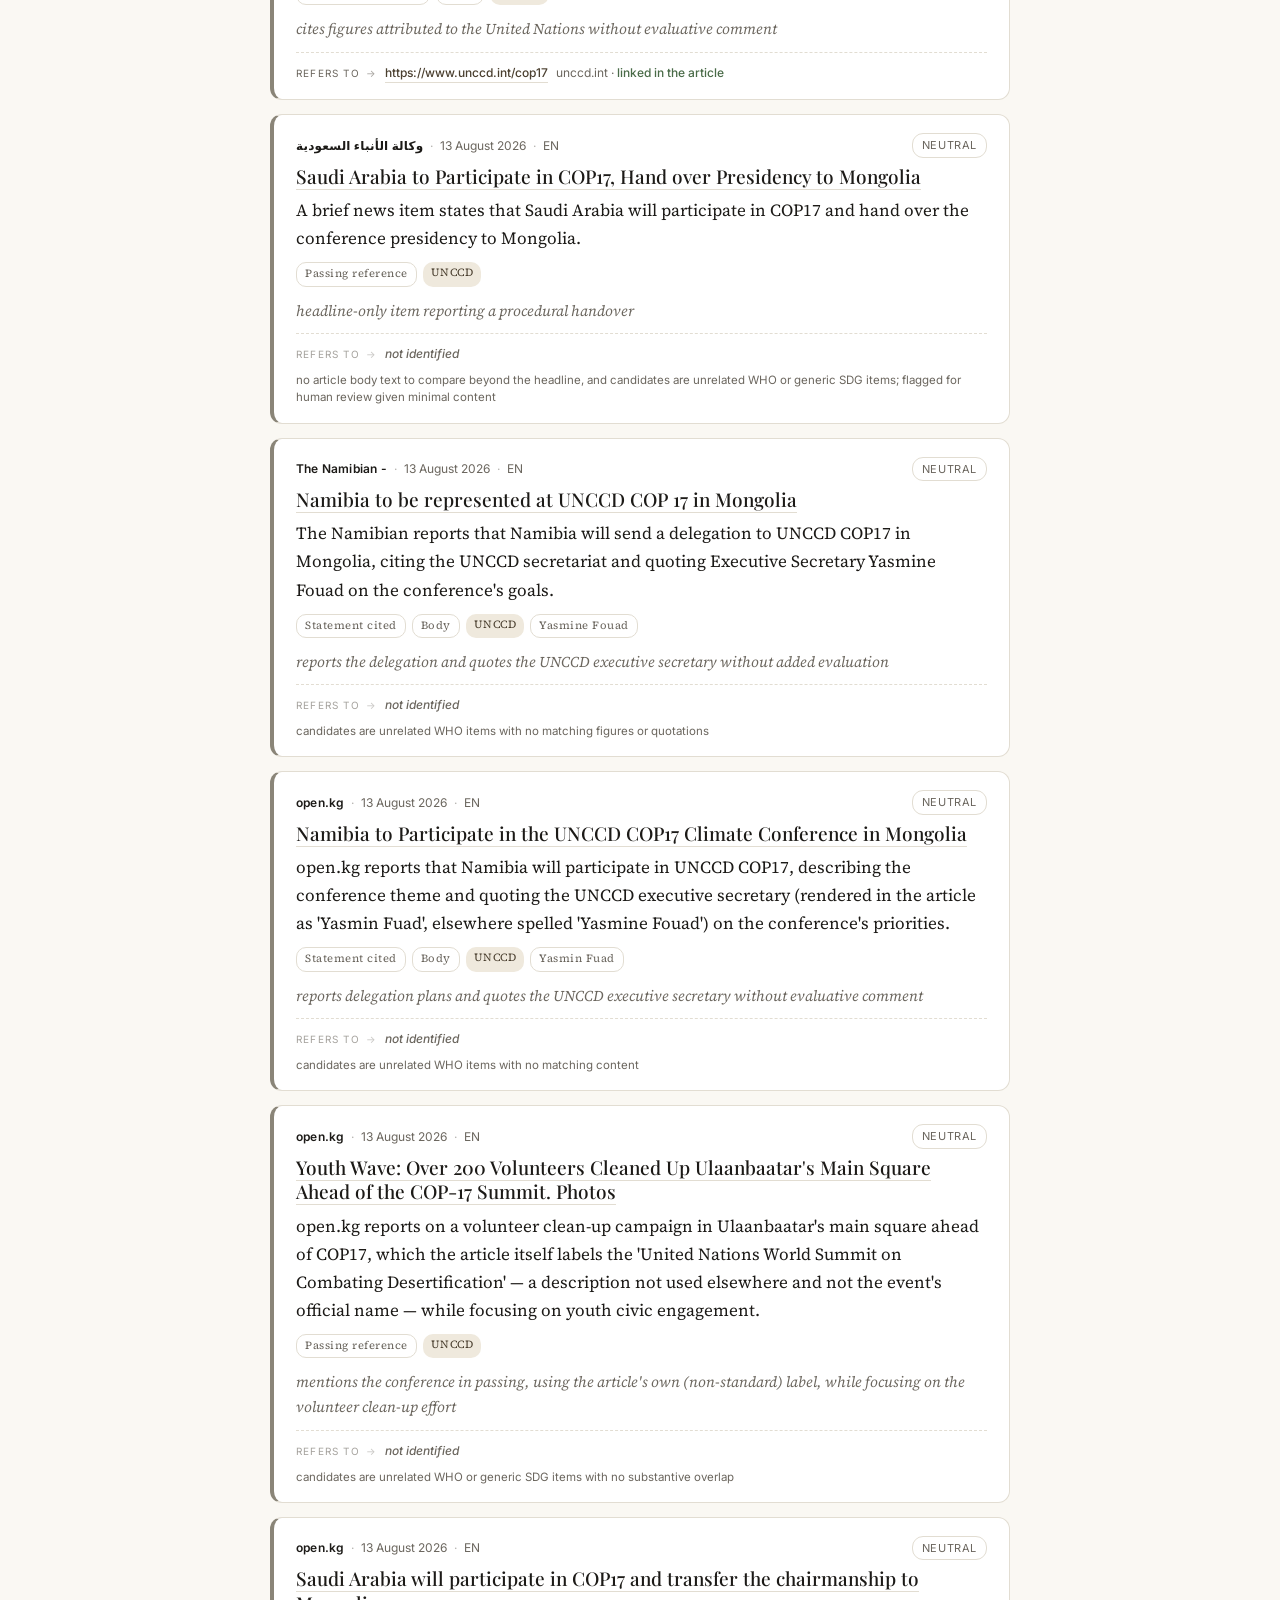
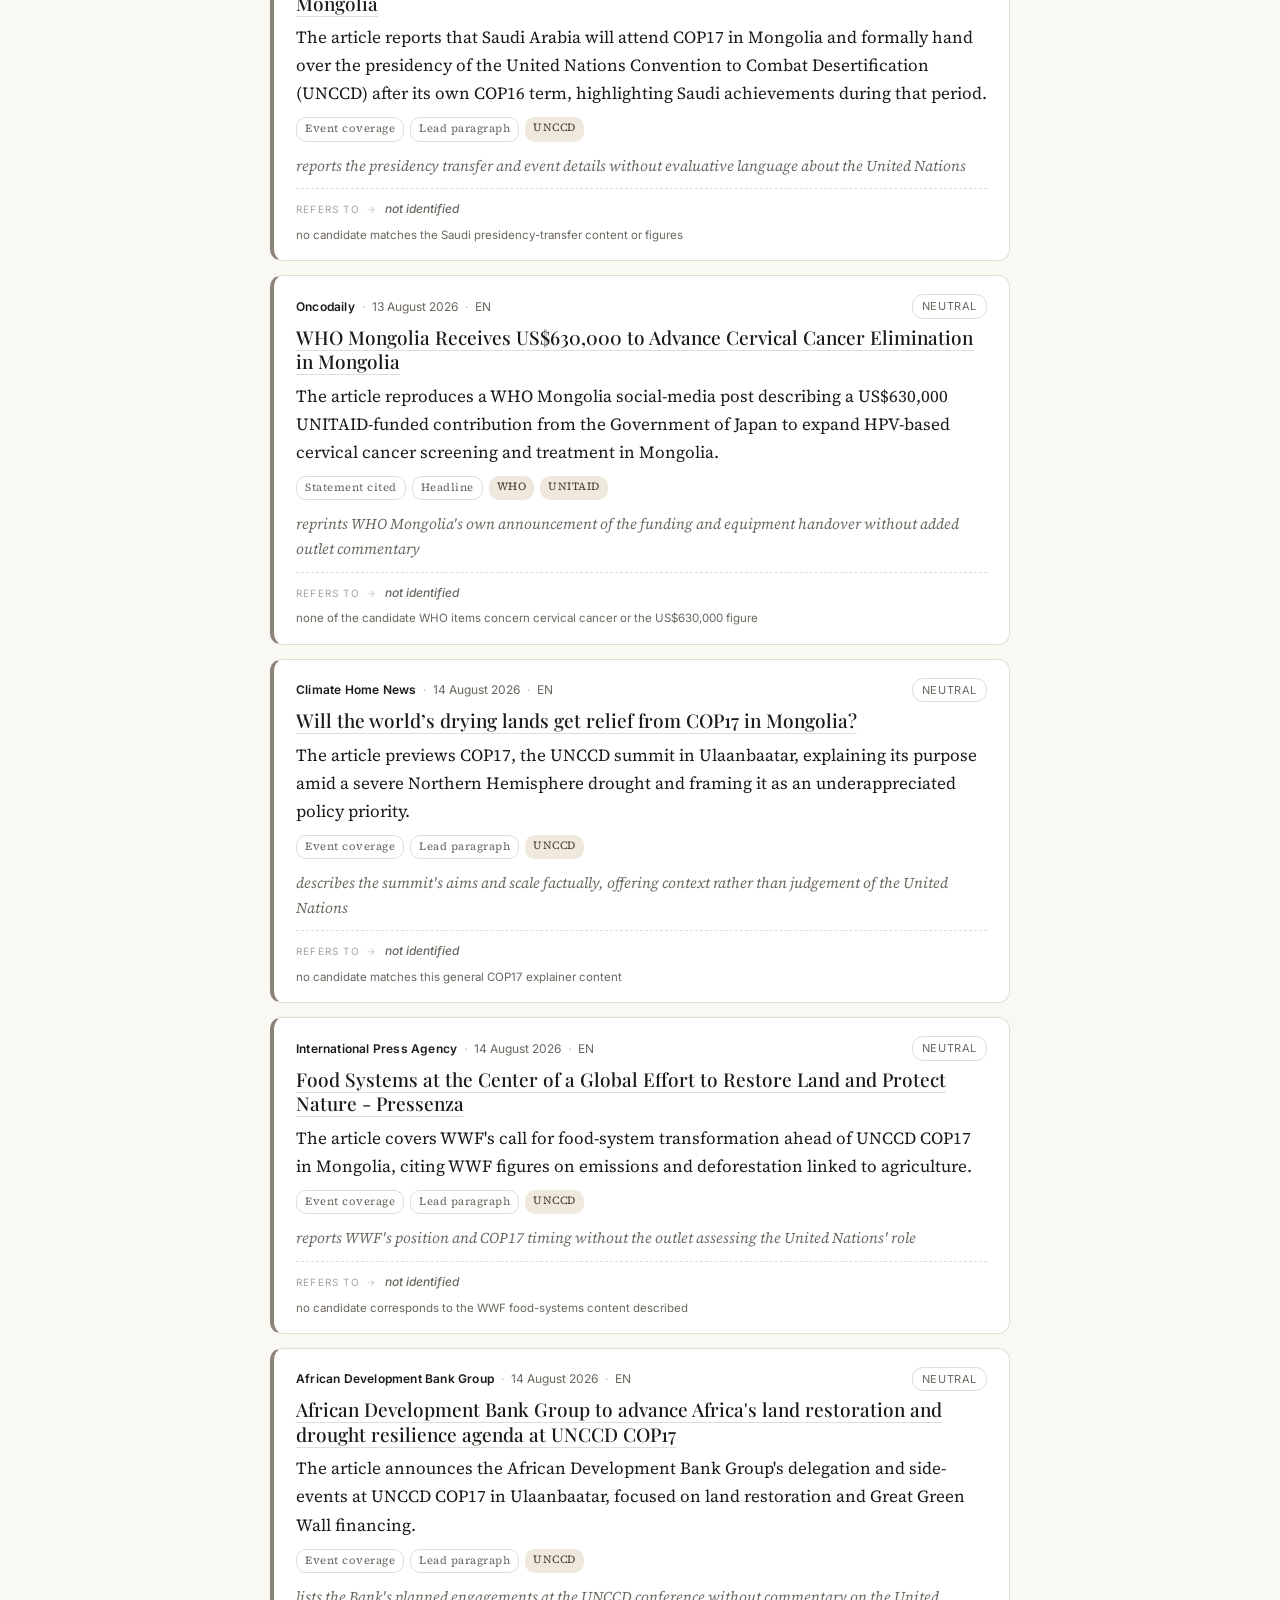
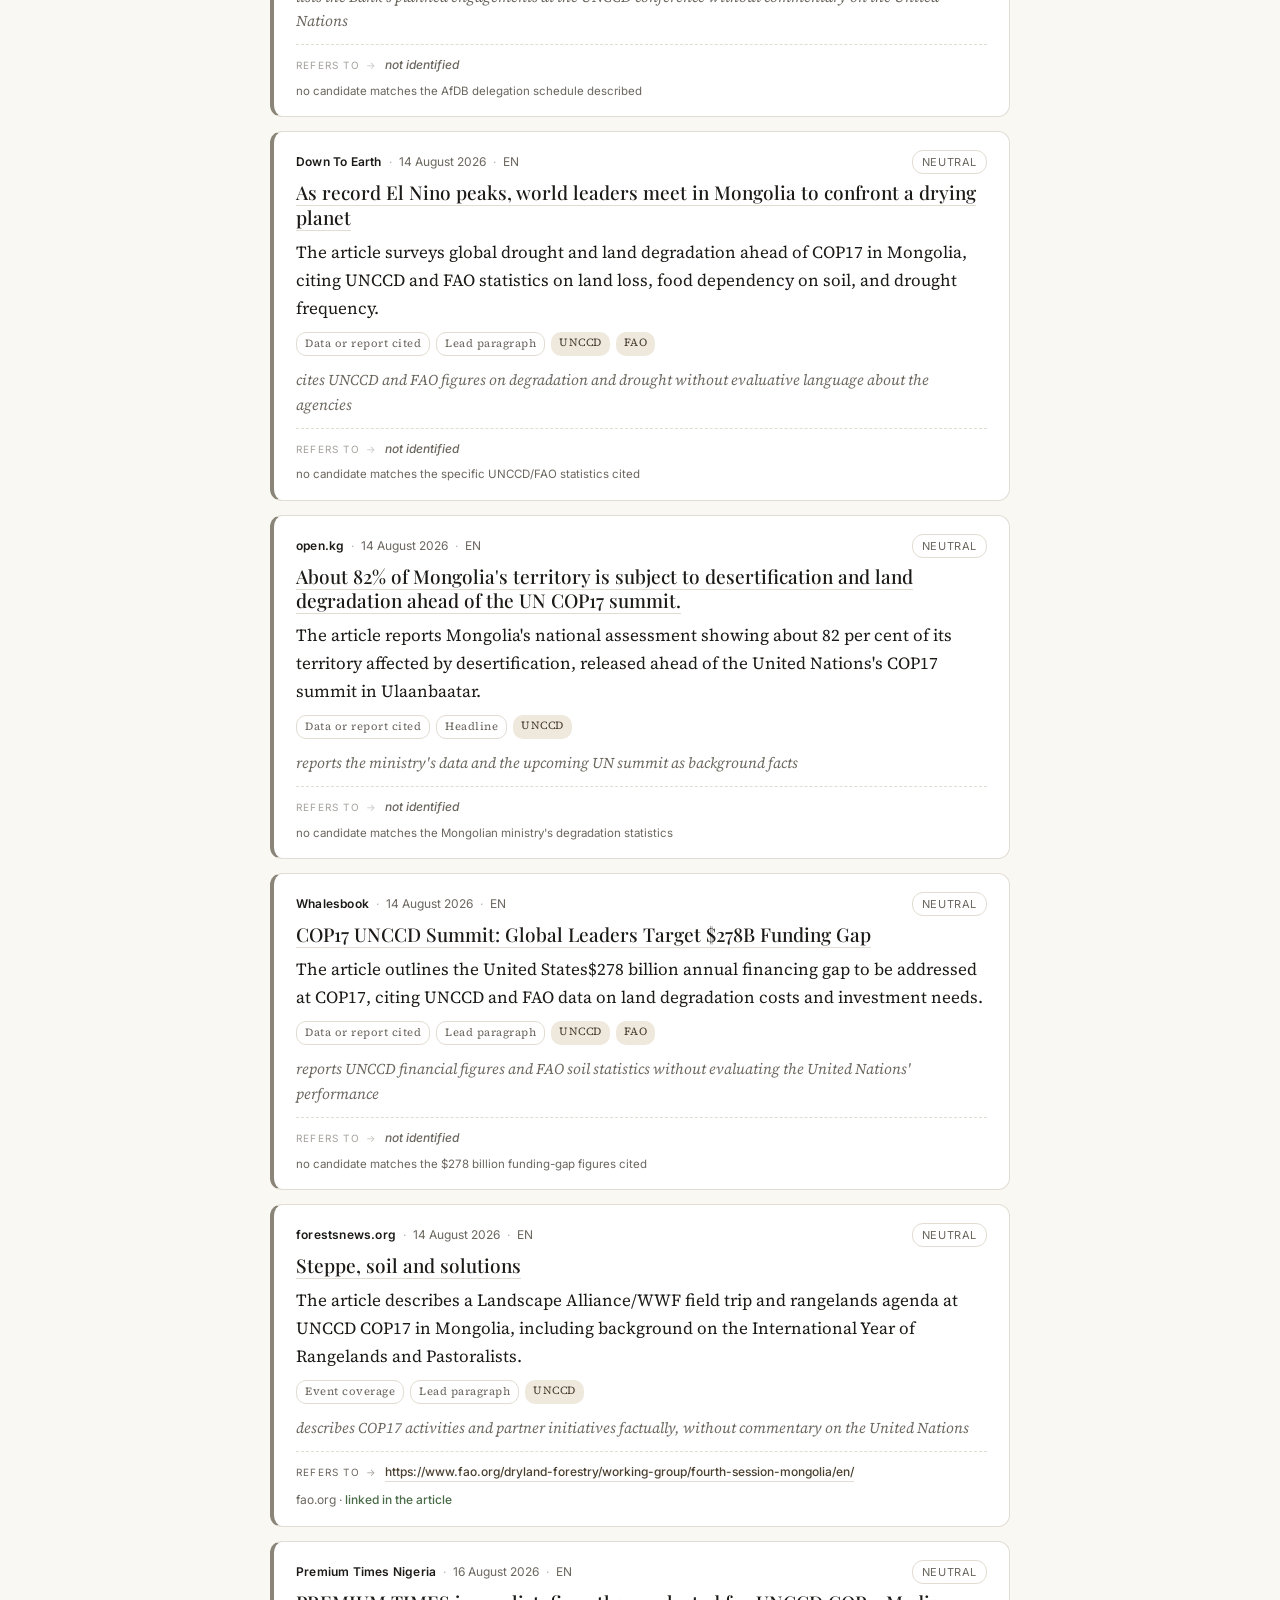
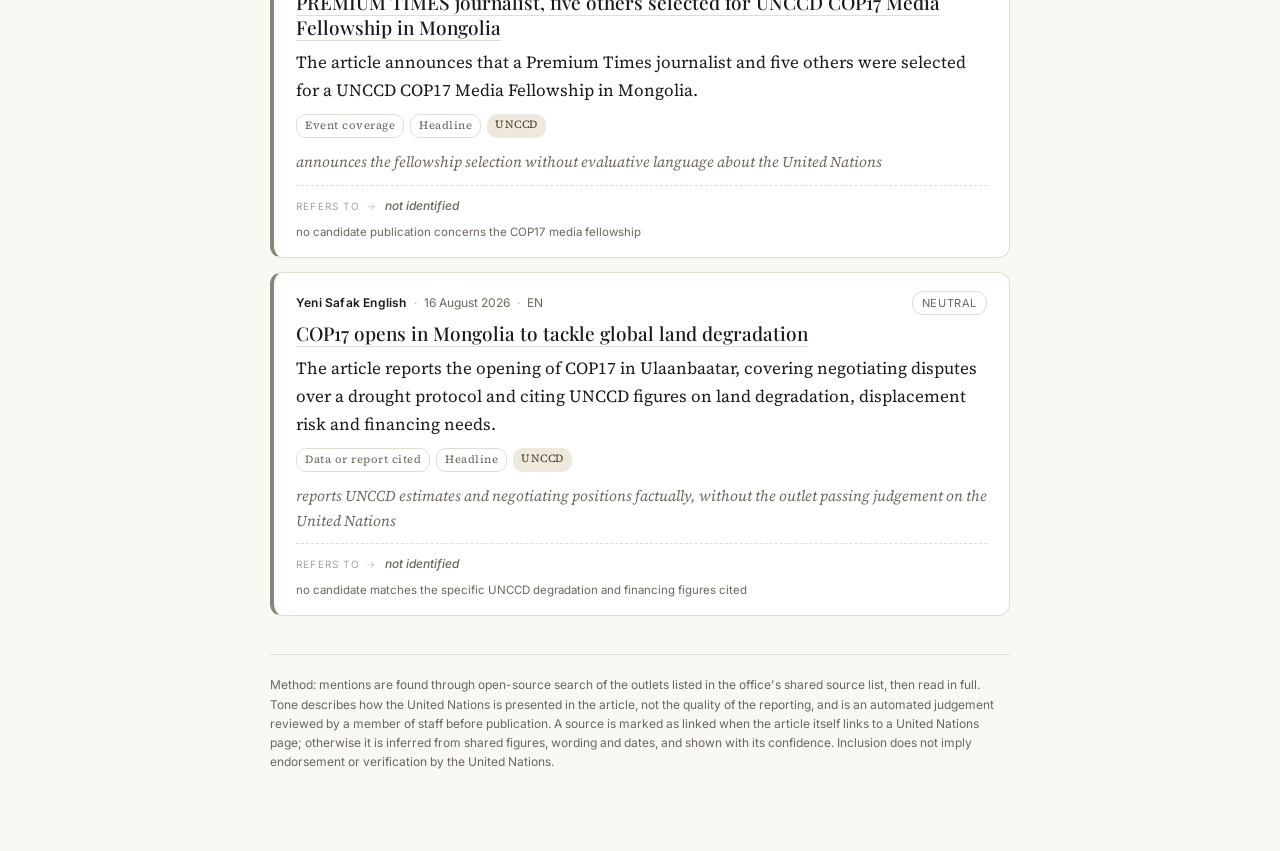
<file: docs/media/2026-08-17.html>
<!DOCTYPE html>
<html lang="en">
<head>
<meta charset="utf-8">
<meta name="viewport" content="width=device-width, initial-scale=1">
<title>In the Media — Mongolia Weekly · 17–23 Aug 2026</title>
<link rel="preconnect" href="https://fonts.googleapis.com">
<link rel="preconnect" href="https://fonts.gstatic.com" crossorigin>
<link href="https://fonts.googleapis.com/css2?family=Playfair+Display:wght@500;700&family=Source+Serif+4:opsz,wght@8..60,400;8..60,600&family=Inter:wght@400;500;600&display=swap" rel="stylesheet">
<link rel="stylesheet" href="../style.css">
</head>
<body class="lang-en">

<button id="menu-btn" aria-label="Toggle archive"><span></span><span></span><span></span></button>

<aside id="sidebar">
  <div class="side-brand">Mongolia Weekly</div>

  <div class="side-label"><span class="en">Sections</span><span class="mn">Хэсэг</span></div>
  <nav class="side-nav">
    <a href="../index.html"><span class="en">The week</span><span class="mn">Долоо хоног</span></a>
    <a href="../media/index.html" class="active"><span class="en">In the Media</span><span class="mn">Хэвлэлд</span></a>
  </nav>

  <div class="side-label"><span class="en">Archive</span><span class="mn">Архив</span></div>
  <nav>
    
    <a href="../media/2026-08-17.html" class="active">17–23 Aug 2026</a>
    
    <a href="../media/2026-08-10.html" class="">10–16 Aug 2026</a>
    
    <a href="../media/2026-07-13.html" class="">13–19 Jul 2026</a>
    
  </nav>
</aside>

<main>
  <header class="masthead">
    <div class="lang-toggle" role="group" aria-label="Language">
      <button data-lang="en" class="active">EN</button>
      <button data-lang="mn">MN</button>
    </div>
    <div class="title">In the Media</div>
    <div class="tagline">Mongolia Weekly · 17–23 Aug 2026</div>
  </header>

  <section class="insights">
    <h2><span class="en">This week's coverage</span><span class="mn">Энэ долоо хоногийн мэдээлэл</span></h2>
    <p class="overview"><span class="en">23 mentions recorded across 18 outlets; 23 neutral; the underlying United Nations publication was identified for 2 of them.</span><span class="mn">23 mentions recorded across 18 outlets; 23 neutral; the underlying United Nations publication was identified for 2 of them.</span></p>
    
    <div class="tone-bar" aria-hidden="true">
      <span class="seg tone-neutral" style="flex:23"><em>23</em> Neutral</span>
    </div>
    
  </section>

  
  <section class="filter">
    <span class="filter-label"><span class="en">Filter</span><span class="mn">Шүүх</span></span>
    <div class="chips">
      <button class="chip active" data-mfilter="__all">All</button>
      <button class="chip tone-chip" data-mfilter="tone:Supportive">Supportive</button><button class="chip tone-chip" data-mfilter="tone:Neutral">Neutral</button><button class="chip tone-chip" data-mfilter="tone:Critical">Critical</button>
      <button class="chip" data-mfilter="src:yes"><span class="en">Source identified</span><span class="mn">Эх сурвалж тодорхой</span></button>
      <button class="chip" data-mfilter="src:no"><span class="en">Source not identified</span><span class="mn">Эх сурвалж тодорхойгүй</span></button>
    </div>
    <div class="chips">
      <button class="chip" data-mfilter="agency:UNDP">UNDP</button><button class="chip" data-mfilter="agency:UNICEF">UNICEF</button><button class="chip" data-mfilter="agency:WHO">WHO</button><button class="chip" data-mfilter="agency:WFP">WFP</button><button class="chip" data-mfilter="agency:IOM">IOM</button><button class="chip" data-mfilter="agency:UNFPA">UNFPA</button><button class="chip" data-mfilter="agency:FAO">FAO</button><button class="chip" data-mfilter="agency:UNESCO">UNESCO</button><button class="chip" data-mfilter="agency:ILO">ILO</button><button class="chip" data-mfilter="agency:UN Women">UN Women</button><button class="chip" data-mfilter="agency:OHCHR">OHCHR</button><button class="chip" data-mfilter="agency:UNEP">UNEP</button>
    </div>
  </section>

  <section class="theme" data-theme>
    <div class="mentions">
      
      <article class="mention tone-neutral"
               data-tone="Neutral"
               data-agencies="UNCCD"
               data-matched="no">
        <div class="m-head">
          <span class="outlet">Mongolian National Broadcaster</span>
          <span class="dot">·</span><span class="date">17 August 2026</span>
          <span class="dot">·</span><span class="lang">MN</span>
          <span class="tone-badge">Neutral</span>
        </div>

        <h4 class="m-title">
          <a href="https://www.mnb.mn/i/350772" target="_blank" rel="noopener">НҮБ-ын цөлжилттэ тэмцэх конвенцын талуудын 17 дугаар бага хурал (UNCCD COP17) эхэллээ</a>
          
        </h4>

        <p class="m-summary"><span class="en">Mongolian National Broadcaster reports the opening of the 17th Conference of the Parties to the United Nations Convention to Combat Desertification (UNCCD COP17) in Ulaanbaatar, describing the event's theme and scope.</span><span class="mn">Mongolian National Broadcaster reports the opening of the 17th Conference of the Parties to the United Nations Convention to Combat Desertification (UNCCD COP17) in Ulaanbaatar, describing the event's theme and scope.</span></p>

        <div class="m-meta">
          <span class="tag soft">Event coverage</span>
          <span class="tag soft">Headline</span>
          <span class="tag">UNCCD</span>
          
        </div>

        
        <p class="m-note"><span class="en">reports the opening of the conference without evaluative language about the United Nations</span><span class="mn">reports the opening of the conference without evaluative language about the United Nations</span></p>
        

        <div class="chain chain-none">
          <span class="chain-label"><span class="en">Refers to</span><span class="mn">Иш татсан</span></span>
          
            <span class="chain-link muted"><span class="en">not identified</span><span class="mn">тодорхойлогдоогүй</span></span>
            <span class="chain-why">no candidate discusses the conference opening itself; overlaps are only generic shared dates/words</span>
          
        </div>
      </article>
      
      <article class="mention tone-neutral"
               data-tone="Neutral"
               data-agencies="UNCCD"
               data-matched="no">
        <div class="m-head">
          <span class="outlet">Mongolian National Broadcaster</span>
          <span class="dot">·</span><span class="date">17 August 2026</span>
          <span class="dot">·</span><span class="lang">MN</span>
          <span class="tone-badge">Neutral</span>
        </div>

        <h4 class="m-title">
          <a href="https://www.mnb.mn/i/350763" target="_blank" rel="noopener">COP17: Нарантуул, Дүнжингарав орчимд аюултай ачаа тээвэрлэхийг түр хориглоно</a>
          
        </h4>

        <p class="m-summary"><span class="en">Mongolian National Broadcaster reports temporary traffic restrictions near Narantuul and Dunjingarav markets in Ulaanbaatar during the UNCCD COP17 conference, citing delegate safety.</span><span class="mn">Mongolian National Broadcaster reports temporary traffic restrictions near Narantuul and Dunjingarav markets in Ulaanbaatar during the UNCCD COP17 conference, citing delegate safety.</span></p>

        <div class="m-meta">
          <span class="tag soft">Event coverage</span>
          <span class="tag soft">Headline</span>
          <span class="tag">UNCCD</span>
          
        </div>

        
        <p class="m-note"><span class="en">reports traffic measures tied to the conference without comment on the United Nations</span><span class="mn">reports traffic measures tied to the conference without comment on the United Nations</span></p>
        

        <div class="chain chain-none">
          <span class="chain-label"><span class="en">Refers to</span><span class="mn">Иш татсан</span></span>
          
            <span class="chain-link muted"><span class="en">not identified</span><span class="mn">тодорхойлогдоогүй</span></span>
            <span class="chain-why">candidates are unrelated WHO health items or a generic SDG page, no factual overlap with the traffic measures</span>
          
        </div>
      </article>
      
      <article class="mention tone-neutral"
               data-tone="Neutral"
               data-agencies="UNCCD"
               data-matched="no">
        <div class="m-head">
          <span class="outlet">Mongolian National Broadcaster</span>
          <span class="dot">·</span><span class="date">17 August 2026</span>
          <span class="dot">·</span><span class="lang">MN</span>
          <span class="tone-badge">Neutral</span>
        </div>

        <h4 class="m-title">
          <a href="https://www.mnb.mn/i/350762" target="_blank" rel="noopener">COP17: Нарантуул, Дүнжингаравын авто зогсоолыг түр хаана</a>
          
        </h4>

        <p class="m-summary"><span class="en">Mongolian National Broadcaster reports temporary parking closures near Narantuul and Dunjingarav shopping centres during UNCCD COP17 to ease traffic for conference delegates.</span><span class="mn">Mongolian National Broadcaster reports temporary parking closures near Narantuul and Dunjingarav shopping centres during UNCCD COP17 to ease traffic for conference delegates.</span></p>

        <div class="m-meta">
          <span class="tag soft">Event coverage</span>
          <span class="tag soft">Headline</span>
          <span class="tag">UNCCD</span>
          
        </div>

        
        <p class="m-note"><span class="en">reports logistical arrangements for the conference without evaluative language</span><span class="mn">reports logistical arrangements for the conference without evaluative language</span></p>
        

        <div class="chain chain-none">
          <span class="chain-label"><span class="en">Refers to</span><span class="mn">Иш татсан</span></span>
          
            <span class="chain-link muted"><span class="en">not identified</span><span class="mn">тодорхойлогдоогүй</span></span>
            <span class="chain-why">candidates concern unrelated WHO immunization stories, no overlap with the parking closure content</span>
          
        </div>
      </article>
      
      <article class="mention tone-neutral"
               data-tone="Neutral"
               data-agencies="UNCCD"
               data-matched="no">
        <div class="m-head">
          <span class="outlet">saudigazette.com.sa</span>
          <span class="dot">·</span><span class="date">10 August 2026</span>
          <span class="dot">·</span><span class="lang">EN</span>
          <span class="tone-badge">Neutral</span>
        </div>

        <h4 class="m-title">
          <a href="https://saudigazette.com.sa/article/663618/saudi-arabia/middle-east-green-initiative-to-showcase-regional-desertification-efforts-at-unccd-cop17" target="_blank" rel="noopener">Middle East Green Initiative to showcase regional desertification efforts at UNCCD COP17</a>
          
        </h4>

        <p class="m-summary"><span class="en">Saudi Gazette reports that the Middle East Green Initiative will participate in UNCCD COP17 in Ulaanbaatar, showcasing regional desertification efforts and partnerships with the UNCCD.</span><span class="mn">Saudi Gazette reports that the Middle East Green Initiative will participate in UNCCD COP17 in Ulaanbaatar, showcasing regional desertification efforts and partnerships with the UNCCD.</span></p>

        <div class="m-meta">
          <span class="tag soft">Event coverage</span>
          <span class="tag soft">Body</span>
          <span class="tag">UNCCD</span>
          
        </div>

        
        <p class="m-note"><span class="en">describes the initiative's participation and partnership plans without commenting on the United Nations' role</span><span class="mn">describes the initiative's participation and partnership plans without commenting on the United Nations' role</span></p>
        

        <div class="chain chain-none">
          <span class="chain-label"><span class="en">Refers to</span><span class="mn">Иш татсан</span></span>
          
            <span class="chain-link muted"><span class="en">not identified</span><span class="mn">тодорхойлогдоогүй</span></span>
            <span class="chain-why">candidates are unrelated WHO items with only superficial word overlap</span>
          
        </div>
      </article>
      
      <article class="mention tone-neutral"
               data-tone="Neutral"
               data-agencies="UNCCD"
               data-matched="no">
        <div class="m-head">
          <span class="outlet">globalgovernancenews.com</span>
          <span class="dot">·</span><span class="date">10 August 2026</span>
          <span class="dot">·</span><span class="lang">EN</span>
          <span class="tone-badge">Neutral</span>
        </div>

        <h4 class="m-title">
          <a href="https://globalgovernancenews.com/silk-road-caravan-reaches-mongolia-ahead-of-unccd-cop17/" target="_blank" rel="noopener">Silk Road Caravan Reaches Mongolia Ahead of UNCCD COP17</a>
          
        </h4>

        <p class="m-summary"><span class="en">A brief item notes the Silk Road Caravan's arrival in Mongolia ahead of UNCCD COP17.</span><span class="mn">A brief item notes the Silk Road Caravan's arrival in Mongolia ahead of UNCCD COP17.</span></p>

        <div class="m-meta">
          <span class="tag soft">Passing reference</span>
          
          <span class="tag">UNCCD</span>
          
        </div>

        
        <p class="m-note"><span class="en">headline-only stub with no evaluative content</span><span class="mn">headline-only stub with no evaluative content</span></p>
        

        <div class="chain chain-none">
          <span class="chain-label"><span class="en">Refers to</span><span class="mn">Иш татсан</span></span>
          
            <span class="chain-link muted"><span class="en">not identified</span><span class="mn">тодорхойлогдоогүй</span></span>
            <span class="chain-why">no article text beyond the headline to compare against the unrelated WHO candidates; flagged for human review given minimal content</span>
          
        </div>
      </article>
      
      <article class="mention tone-neutral"
               data-tone="Neutral"
               data-agencies="UNCCD"
               data-matched="no">
        <div class="m-head">
          <span class="outlet">Sarkaritel.com</span>
          <span class="dot">·</span><span class="date">10 August 2026</span>
          <span class="dot">·</span><span class="lang">EN</span>
          <span class="tone-badge">Neutral</span>
        </div>

        <h4 class="m-title">
          <a href="https://www.sarkaritel.com/silk-road-caravan-mongolia-unccd-cop17/" target="_blank" rel="noopener">Mongolia Welcomes Silk Road Caravan Ahead Of UNCCD COP17</a>
          
        </h4>

        <p class="m-summary"><span class="en">Sarkaritel reports on the UNCCD Silk Road Caravan's arrival in Mongolia ahead of COP17, describing rangeland degradation statistics and quoting UNCCD Executive Secretary Yasmine Fouad.</span><span class="mn">Sarkaritel reports on the UNCCD Silk Road Caravan's arrival in Mongolia ahead of COP17, describing rangeland degradation statistics and quoting UNCCD Executive Secretary Yasmine Fouad.</span></p>

        <div class="m-meta">
          <span class="tag soft">Statement cited</span>
          <span class="tag soft">Lead paragraph</span>
          <span class="tag">UNCCD</span>
          <span class="tag soft">Dr. Yasmine Fouad</span>
        </div>

        
        <p class="m-note"><span class="en">reports statistics and quotes an official without adding evaluative commentary on the United Nations</span><span class="mn">reports statistics and quotes an official without adding evaluative commentary on the United Nations</span></p>
        

        <div class="chain chain-none">
          <span class="chain-label"><span class="en">Refers to</span><span class="mn">Иш татсан</span></span>
          
            <span class="chain-link muted"><span class="en">not identified</span><span class="mn">тодорхойлогдоогүй</span></span>
            <span class="chain-why">candidates are unrelated WHO news items with no shared figures or quotations</span>
          
        </div>
      </article>
      
      <article class="mention tone-neutral"
               data-tone="Neutral"
               data-agencies="UNCCD"
               data-matched="no">
        <div class="m-head">
          <span class="outlet">www.zms.mn</span>
          <span class="dot">·</span><span class="date">12 August 2026</span>
          <span class="dot">·</span><span class="lang">EN</span>
          <span class="tone-badge">Neutral</span>
        </div>

        <h4 class="m-title">
          <a href="https://www.zms.mn/a/104799" target="_blank" rel="noopener">COP17: From Host Country to Negotiation Leader</a>
          
        </h4>

        <p class="m-summary"><span class="en">Zuunii Medee describes Mongolia's preparations to chair COP17 negotiations, including a joint training program with the UNCCD Secretariat and quotes from the Minister of Environment and Climate Change.</span><span class="mn">Zuunii Medee describes Mongolia's preparations to chair COP17 negotiations, including a joint training program with the UNCCD Secretariat and quotes from the Minister of Environment and Climate Change.</span></p>

        <div class="m-meta">
          <span class="tag soft">Event coverage</span>
          <span class="tag soft">Body</span>
          <span class="tag">UNCCD</span>
          
        </div>

        
        <p class="m-note"><span class="en">describes the training program and ministerial statements without evaluative language about the United Nations</span><span class="mn">describes the training program and ministerial statements without evaluative language about the United Nations</span></p>
        

        <div class="chain chain-none">
          <span class="chain-label"><span class="en">Refers to</span><span class="mn">Иш татсан</span></span>
          
            <span class="chain-link muted"><span class="en">not identified</span><span class="mn">тодорхойлогдоогүй</span></span>
            <span class="chain-why">shared generic wording with the UNRCO SDG page is not specific enough to confirm citation</span>
          
        </div>
      </article>
      
      <article class="mention tone-neutral"
               data-tone="Neutral"
               data-agencies="UNCCD"
               data-matched="yes">
        <div class="m-head">
          <span class="outlet">World Council of Churches</span>
          <span class="dot">·</span><span class="date">13 August 2026</span>
          <span class="dot">·</span><span class="lang">EN</span>
          <span class="tone-badge">Neutral</span>
        </div>

        <h4 class="m-title">
          <a href="https://www.oikoumene.org/events/wcc-at-the-un-convention-to-combat-desertification-cop17" target="_blank" rel="noopener">WCC at the UN Convention to Combat Desertification COP17</a>
          
        </h4>

        <p class="m-summary"><span class="en">The World Council of Churches outlines its programme of side events and interfaith activities at UNCCD COP17 in Ulaanbaatar, citing a land-degradation figure it attributes to 'the United Nations in Mongolia' (the specific United Nations entity is not identified in the article) alongside a separate UNCCD figure.</span><span class="mn">The World Council of Churches outlines its programme of side events and interfaith activities at UNCCD COP17 in Ulaanbaatar, citing a land-degradation figure it attributes to 'the United Nations in Mongolia' (the specific United Nations entity is not identified in the article) alongside a separate UNCCD figure.</span></p>

        <div class="m-meta">
          <span class="tag soft">Data or report cited</span>
          <span class="tag soft">Body</span>
          <span class="tag">UNCCD</span>
          
        </div>

        
        <p class="m-note"><span class="en">cites figures attributed to the United Nations without evaluative comment</span><span class="mn">cites figures attributed to the United Nations without evaluative comment</span></p>
        

        <div class="chain ">
          <span class="chain-label"><span class="en">Refers to</span><span class="mn">Иш татсан</span></span>
          
            <a class="chain-link" href="https://www.unccd.int/cop17" target="_blank" rel="noopener">https://www.unccd.int/cop17</a>
            <span class="chain-meta">
              unccd.int
              
              
                · <span class="certain"><span class="en">linked in the article</span><span class="mn">нийтлэлд шууд холбогдсон</span></span>
              
            </span>
            
          
        </div>
      </article>
      
      <article class="mention tone-neutral"
               data-tone="Neutral"
               data-agencies="UNCCD"
               data-matched="no">
        <div class="m-head">
          <span class="outlet">وكالة الأنباء السعودية</span>
          <span class="dot">·</span><span class="date">13 August 2026</span>
          <span class="dot">·</span><span class="lang">EN</span>
          <span class="tone-badge">Neutral</span>
        </div>

        <h4 class="m-title">
          <a href="https://www.spa.gov.sa/en/N2652924" target="_blank" rel="noopener">Saudi Arabia to Participate in COP17, Hand over Presidency to Mongolia</a>
          
        </h4>

        <p class="m-summary"><span class="en">A brief news item states that Saudi Arabia will participate in COP17 and hand over the conference presidency to Mongolia.</span><span class="mn">A brief news item states that Saudi Arabia will participate in COP17 and hand over the conference presidency to Mongolia.</span></p>

        <div class="m-meta">
          <span class="tag soft">Passing reference</span>
          
          <span class="tag">UNCCD</span>
          
        </div>

        
        <p class="m-note"><span class="en">headline-only item reporting a procedural handover</span><span class="mn">headline-only item reporting a procedural handover</span></p>
        

        <div class="chain chain-none">
          <span class="chain-label"><span class="en">Refers to</span><span class="mn">Иш татсан</span></span>
          
            <span class="chain-link muted"><span class="en">not identified</span><span class="mn">тодорхойлогдоогүй</span></span>
            <span class="chain-why">no article body text to compare beyond the headline, and candidates are unrelated WHO or generic SDG items; flagged for human review given minimal content</span>
          
        </div>
      </article>
      
      <article class="mention tone-neutral"
               data-tone="Neutral"
               data-agencies="UNCCD"
               data-matched="no">
        <div class="m-head">
          <span class="outlet">The Namibian -</span>
          <span class="dot">·</span><span class="date">13 August 2026</span>
          <span class="dot">·</span><span class="lang">EN</span>
          <span class="tone-badge">Neutral</span>
        </div>

        <h4 class="m-title">
          <a href="https://www.namibian.com.na/namibia-to-be-represented-at-unccd-cop-17-in-mongolia/" target="_blank" rel="noopener">Namibia to be represented at UNCCD COP 17 in Mongolia</a>
          
        </h4>

        <p class="m-summary"><span class="en">The Namibian reports that Namibia will send a delegation to UNCCD COP17 in Mongolia, citing the UNCCD secretariat and quoting Executive Secretary Yasmine Fouad on the conference's goals.</span><span class="mn">The Namibian reports that Namibia will send a delegation to UNCCD COP17 in Mongolia, citing the UNCCD secretariat and quoting Executive Secretary Yasmine Fouad on the conference's goals.</span></p>

        <div class="m-meta">
          <span class="tag soft">Statement cited</span>
          <span class="tag soft">Body</span>
          <span class="tag">UNCCD</span>
          <span class="tag soft">Yasmine Fouad</span>
        </div>

        
        <p class="m-note"><span class="en">reports the delegation and quotes the UNCCD executive secretary without added evaluation</span><span class="mn">reports the delegation and quotes the UNCCD executive secretary without added evaluation</span></p>
        

        <div class="chain chain-none">
          <span class="chain-label"><span class="en">Refers to</span><span class="mn">Иш татсан</span></span>
          
            <span class="chain-link muted"><span class="en">not identified</span><span class="mn">тодорхойлогдоогүй</span></span>
            <span class="chain-why">candidates are unrelated WHO items with no matching figures or quotations</span>
          
        </div>
      </article>
      
      <article class="mention tone-neutral"
               data-tone="Neutral"
               data-agencies="UNCCD"
               data-matched="no">
        <div class="m-head">
          <span class="outlet">open.kg</span>
          <span class="dot">·</span><span class="date">13 August 2026</span>
          <span class="dot">·</span><span class="lang">EN</span>
          <span class="tone-badge">Neutral</span>
        </div>

        <h4 class="m-title">
          <a href="https://open.kg/en/news/in-the-world/115655-namibija-primet-uchastie-v-klimaticheskoj-konferencii-unccd-cop17-v-mongolii.html" target="_blank" rel="noopener">Namibia to Participate in the UNCCD COP17 Climate Conference in Mongolia</a>
          
        </h4>

        <p class="m-summary"><span class="en">open.kg reports that Namibia will participate in UNCCD COP17, describing the conference theme and quoting the UNCCD executive secretary (rendered in the article as 'Yasmin Fuad', elsewhere spelled 'Yasmine Fouad') on the conference's priorities.</span><span class="mn">open.kg reports that Namibia will participate in UNCCD COP17, describing the conference theme and quoting the UNCCD executive secretary (rendered in the article as 'Yasmin Fuad', elsewhere spelled 'Yasmine Fouad') on the conference's priorities.</span></p>

        <div class="m-meta">
          <span class="tag soft">Statement cited</span>
          <span class="tag soft">Body</span>
          <span class="tag">UNCCD</span>
          <span class="tag soft">Yasmin Fuad</span>
        </div>

        
        <p class="m-note"><span class="en">reports delegation plans and quotes the UNCCD executive secretary without evaluative comment</span><span class="mn">reports delegation plans and quotes the UNCCD executive secretary without evaluative comment</span></p>
        

        <div class="chain chain-none">
          <span class="chain-label"><span class="en">Refers to</span><span class="mn">Иш татсан</span></span>
          
            <span class="chain-link muted"><span class="en">not identified</span><span class="mn">тодорхойлогдоогүй</span></span>
            <span class="chain-why">candidates are unrelated WHO items with no matching content</span>
          
        </div>
      </article>
      
      <article class="mention tone-neutral"
               data-tone="Neutral"
               data-agencies="UNCCD"
               data-matched="no">
        <div class="m-head">
          <span class="outlet">open.kg</span>
          <span class="dot">·</span><span class="date">13 August 2026</span>
          <span class="dot">·</span><span class="lang">EN</span>
          <span class="tone-badge">Neutral</span>
        </div>

        <h4 class="m-title">
          <a href="https://open.kg/en/news/in-the-world/115653-molodezhnaja-volna-bolee-200-volonterov-otmyli-glavnuju-ploschad-ulaanbaatara-pered-sammitom-sor-17-foto.html" target="_blank" rel="noopener">Youth Wave: Over 200 Volunteers Cleaned Up Ulaanbaatar's Main Square Ahead of the COP-17 Summit. Photos</a>
          
        </h4>

        <p class="m-summary"><span class="en">open.kg reports on a volunteer clean-up campaign in Ulaanbaatar's main square ahead of COP17, which the article itself labels the 'United Nations World Summit on Combating Desertification' — a description not used elsewhere and not the event's official name — while focusing on youth civic engagement.</span><span class="mn">open.kg reports on a volunteer clean-up campaign in Ulaanbaatar's main square ahead of COP17, which the article itself labels the 'United Nations World Summit on Combating Desertification' — a description not used elsewhere and not the event's official name — while focusing on youth civic engagement.</span></p>

        <div class="m-meta">
          <span class="tag soft">Passing reference</span>
          
          <span class="tag">UNCCD</span>
          
        </div>

        
        <p class="m-note"><span class="en">mentions the conference in passing, using the article's own (non-standard) label, while focusing on the volunteer clean-up effort</span><span class="mn">mentions the conference in passing, using the article's own (non-standard) label, while focusing on the volunteer clean-up effort</span></p>
        

        <div class="chain chain-none">
          <span class="chain-label"><span class="en">Refers to</span><span class="mn">Иш татсан</span></span>
          
            <span class="chain-link muted"><span class="en">not identified</span><span class="mn">тодорхойлогдоогүй</span></span>
            <span class="chain-why">candidates are unrelated WHO or generic SDG items with no substantive overlap</span>
          
        </div>
      </article>
      
      <article class="mention tone-neutral"
               data-tone="Neutral"
               data-agencies="UNCCD"
               data-matched="no">
        <div class="m-head">
          <span class="outlet">open.kg</span>
          <span class="dot">·</span><span class="date">13 August 2026</span>
          <span class="dot">·</span><span class="lang">EN</span>
          <span class="tone-badge">Neutral</span>
        </div>

        <h4 class="m-title">
          <a href="https://open.kg/en/news/in-the-world/115657-saudovskaja-aravija-primet-uchastie-v-cop17-i-peredast-predsedatelstvo-mongolii.html" target="_blank" rel="noopener">Saudi Arabia will participate in COP17 and transfer the chairmanship to Mongolia</a>
          
        </h4>

        <p class="m-summary"><span class="en">The article reports that Saudi Arabia will attend COP17 in Mongolia and formally hand over the presidency of the United Nations Convention to Combat Desertification (UNCCD) after its own COP16 term, highlighting Saudi achievements during that period.</span><span class="mn">The article reports that Saudi Arabia will attend COP17 in Mongolia and formally hand over the presidency of the United Nations Convention to Combat Desertification (UNCCD) after its own COP16 term, highlighting Saudi achievements during that period.</span></p>

        <div class="m-meta">
          <span class="tag soft">Event coverage</span>
          <span class="tag soft">Lead paragraph</span>
          <span class="tag">UNCCD</span>
          
        </div>

        
        <p class="m-note"><span class="en">reports the presidency transfer and event details without evaluative language about the United Nations</span><span class="mn">reports the presidency transfer and event details without evaluative language about the United Nations</span></p>
        

        <div class="chain chain-none">
          <span class="chain-label"><span class="en">Refers to</span><span class="mn">Иш татсан</span></span>
          
            <span class="chain-link muted"><span class="en">not identified</span><span class="mn">тодорхойлогдоогүй</span></span>
            <span class="chain-why">no candidate matches the Saudi presidency-transfer content or figures</span>
          
        </div>
      </article>
      
      <article class="mention tone-neutral"
               data-tone="Neutral"
               data-agencies="WHO|UNITAID"
               data-matched="no">
        <div class="m-head">
          <span class="outlet">Oncodaily</span>
          <span class="dot">·</span><span class="date">13 August 2026</span>
          <span class="dot">·</span><span class="lang">EN</span>
          <span class="tone-badge">Neutral</span>
        </div>

        <h4 class="m-title">
          <a href="https://oncodaily.com/voices/who-mongolia-565730" target="_blank" rel="noopener">WHO Mongolia Receives US$630,000 to Advance Cervical Cancer Elimination in Mongolia</a>
          
        </h4>

        <p class="m-summary"><span class="en">The article reproduces a WHO Mongolia social-media post describing a US$630,000 UNITAID-funded contribution from the Government of Japan to expand HPV-based cervical cancer screening and treatment in Mongolia.</span><span class="mn">The article reproduces a WHO Mongolia social-media post describing a US$630,000 UNITAID-funded contribution from the Government of Japan to expand HPV-based cervical cancer screening and treatment in Mongolia.</span></p>

        <div class="m-meta">
          <span class="tag soft">Statement cited</span>
          <span class="tag soft">Headline</span>
          <span class="tag">WHO</span><span class="tag">UNITAID</span>
          
        </div>

        
        <p class="m-note"><span class="en">reprints WHO Mongolia's own announcement of the funding and equipment handover without added outlet commentary</span><span class="mn">reprints WHO Mongolia's own announcement of the funding and equipment handover without added outlet commentary</span></p>
        

        <div class="chain chain-none">
          <span class="chain-label"><span class="en">Refers to</span><span class="mn">Иш татсан</span></span>
          
            <span class="chain-link muted"><span class="en">not identified</span><span class="mn">тодорхойлогдоогүй</span></span>
            <span class="chain-why">none of the candidate WHO items concern cervical cancer or the US$630,000 figure</span>
          
        </div>
      </article>
      
      <article class="mention tone-neutral"
               data-tone="Neutral"
               data-agencies="UNCCD"
               data-matched="no">
        <div class="m-head">
          <span class="outlet">Climate Home News</span>
          <span class="dot">·</span><span class="date">14 August 2026</span>
          <span class="dot">·</span><span class="lang">EN</span>
          <span class="tone-badge">Neutral</span>
        </div>

        <h4 class="m-title">
          <a href="https://www.climatechangenews.com/2026/08/13/will-the-worlds-drying-lands-get-relief-from-cop17-in-mongolia/" target="_blank" rel="noopener">Will the world’s drying lands get relief from COP17 in Mongolia?</a>
          
        </h4>

        <p class="m-summary"><span class="en">The article previews COP17, the UNCCD summit in Ulaanbaatar, explaining its purpose amid a severe Northern Hemisphere drought and framing it as an underappreciated policy priority.</span><span class="mn">The article previews COP17, the UNCCD summit in Ulaanbaatar, explaining its purpose amid a severe Northern Hemisphere drought and framing it as an underappreciated policy priority.</span></p>

        <div class="m-meta">
          <span class="tag soft">Event coverage</span>
          <span class="tag soft">Lead paragraph</span>
          <span class="tag">UNCCD</span>
          
        </div>

        
        <p class="m-note"><span class="en">describes the summit's aims and scale factually, offering context rather than judgement of the United Nations</span><span class="mn">describes the summit's aims and scale factually, offering context rather than judgement of the United Nations</span></p>
        

        <div class="chain chain-none">
          <span class="chain-label"><span class="en">Refers to</span><span class="mn">Иш татсан</span></span>
          
            <span class="chain-link muted"><span class="en">not identified</span><span class="mn">тодорхойлогдоогүй</span></span>
            <span class="chain-why">no candidate matches this general COP17 explainer content</span>
          
        </div>
      </article>
      
      <article class="mention tone-neutral"
               data-tone="Neutral"
               data-agencies="UNCCD"
               data-matched="no">
        <div class="m-head">
          <span class="outlet">International Press Agency</span>
          <span class="dot">·</span><span class="date">14 August 2026</span>
          <span class="dot">·</span><span class="lang">EN</span>
          <span class="tone-badge">Neutral</span>
        </div>

        <h4 class="m-title">
          <a href="https://www.pressenza.com/2026/08/food-systems-at-the-center-of-a-global-effort-to-restore-land-and-protect-nature/" target="_blank" rel="noopener">Food Systems at the Center of a Global Effort to Restore Land and Protect Nature - Pressenza</a>
          
        </h4>

        <p class="m-summary"><span class="en">The article covers WWF's call for food-system transformation ahead of UNCCD COP17 in Mongolia, citing WWF figures on emissions and deforestation linked to agriculture.</span><span class="mn">The article covers WWF's call for food-system transformation ahead of UNCCD COP17 in Mongolia, citing WWF figures on emissions and deforestation linked to agriculture.</span></p>

        <div class="m-meta">
          <span class="tag soft">Event coverage</span>
          <span class="tag soft">Lead paragraph</span>
          <span class="tag">UNCCD</span>
          
        </div>

        
        <p class="m-note"><span class="en">reports WWF's position and COP17 timing without the outlet assessing the United Nations' role</span><span class="mn">reports WWF's position and COP17 timing without the outlet assessing the United Nations' role</span></p>
        

        <div class="chain chain-none">
          <span class="chain-label"><span class="en">Refers to</span><span class="mn">Иш татсан</span></span>
          
            <span class="chain-link muted"><span class="en">not identified</span><span class="mn">тодорхойлогдоогүй</span></span>
            <span class="chain-why">no candidate corresponds to the WWF food-systems content described</span>
          
        </div>
      </article>
      
      <article class="mention tone-neutral"
               data-tone="Neutral"
               data-agencies="UNCCD"
               data-matched="no">
        <div class="m-head">
          <span class="outlet">African Development Bank Group</span>
          <span class="dot">·</span><span class="date">14 August 2026</span>
          <span class="dot">·</span><span class="lang">EN</span>
          <span class="tone-badge">Neutral</span>
        </div>

        <h4 class="m-title">
          <a href="https://www.afdb.org/en/news-and-events/events/african-development-bank-group-advance-africas-land-restoration-and-drought-resilience-agenda-unccd-cop17-96126" target="_blank" rel="noopener">African Development Bank Group to advance Africa's land restoration and drought resilience agenda at UNCCD COP17</a>
          
        </h4>

        <p class="m-summary"><span class="en">The article announces the African Development Bank Group's delegation and side-events at UNCCD COP17 in Ulaanbaatar, focused on land restoration and Great Green Wall financing.</span><span class="mn">The article announces the African Development Bank Group's delegation and side-events at UNCCD COP17 in Ulaanbaatar, focused on land restoration and Great Green Wall financing.</span></p>

        <div class="m-meta">
          <span class="tag soft">Event coverage</span>
          <span class="tag soft">Lead paragraph</span>
          <span class="tag">UNCCD</span>
          
        </div>

        
        <p class="m-note"><span class="en">lists the Bank's planned engagements at the UNCCD conference without commentary on the United Nations</span><span class="mn">lists the Bank's planned engagements at the UNCCD conference without commentary on the United Nations</span></p>
        

        <div class="chain chain-none">
          <span class="chain-label"><span class="en">Refers to</span><span class="mn">Иш татсан</span></span>
          
            <span class="chain-link muted"><span class="en">not identified</span><span class="mn">тодорхойлогдоогүй</span></span>
            <span class="chain-why">no candidate matches the AfDB delegation schedule described</span>
          
        </div>
      </article>
      
      <article class="mention tone-neutral"
               data-tone="Neutral"
               data-agencies="UNCCD|FAO"
               data-matched="no">
        <div class="m-head">
          <span class="outlet">Down To Earth</span>
          <span class="dot">·</span><span class="date">14 August 2026</span>
          <span class="dot">·</span><span class="lang">EN</span>
          <span class="tone-badge">Neutral</span>
        </div>

        <h4 class="m-title">
          <a href="https://www.downtoearth.org.in/climate-change/as-record-el-nino-peaks-world-leaders-meet-in-mongolia-to-confront-a-drying-planet" target="_blank" rel="noopener">As record El Nino peaks, world leaders meet in Mongolia to confront a drying planet</a>
          
        </h4>

        <p class="m-summary"><span class="en">The article surveys global drought and land degradation ahead of COP17 in Mongolia, citing UNCCD and FAO statistics on land loss, food dependency on soil, and drought frequency.</span><span class="mn">The article surveys global drought and land degradation ahead of COP17 in Mongolia, citing UNCCD and FAO statistics on land loss, food dependency on soil, and drought frequency.</span></p>

        <div class="m-meta">
          <span class="tag soft">Data or report cited</span>
          <span class="tag soft">Lead paragraph</span>
          <span class="tag">UNCCD</span><span class="tag">FAO</span>
          
        </div>

        
        <p class="m-note"><span class="en">cites UNCCD and FAO figures on degradation and drought without evaluative language about the agencies</span><span class="mn">cites UNCCD and FAO figures on degradation and drought without evaluative language about the agencies</span></p>
        

        <div class="chain chain-none">
          <span class="chain-label"><span class="en">Refers to</span><span class="mn">Иш татсан</span></span>
          
            <span class="chain-link muted"><span class="en">not identified</span><span class="mn">тодорхойлогдоогүй</span></span>
            <span class="chain-why">no candidate matches the specific UNCCD/FAO statistics cited</span>
          
        </div>
      </article>
      
      <article class="mention tone-neutral"
               data-tone="Neutral"
               data-agencies="UNCCD"
               data-matched="no">
        <div class="m-head">
          <span class="outlet">open.kg</span>
          <span class="dot">·</span><span class="date">14 August 2026</span>
          <span class="dot">·</span><span class="lang">EN</span>
          <span class="tone-badge">Neutral</span>
        </div>

        <h4 class="m-title">
          <a href="https://open.kg/en/news/in-the-world/115659-okolo-82-territorii-mongolii-podverzheno-opustynivaniju-i-degradacii-zemel-pered-sammitom-oon-sor17.html" target="_blank" rel="noopener">About 82% of Mongolia's territory is subject to desertification and land degradation ahead of the UN COP17 summit.</a>
          
        </h4>

        <p class="m-summary"><span class="en">The article reports Mongolia's national assessment showing about 82 per cent of its territory affected by desertification, released ahead of the United Nations's COP17 summit in Ulaanbaatar.</span><span class="mn">The article reports Mongolia's national assessment showing about 82 per cent of its territory affected by desertification, released ahead of the United Nations's COP17 summit in Ulaanbaatar.</span></p>

        <div class="m-meta">
          <span class="tag soft">Data or report cited</span>
          <span class="tag soft">Headline</span>
          <span class="tag">UNCCD</span>
          
        </div>

        
        <p class="m-note"><span class="en">reports the ministry's data and the upcoming UN summit as background facts</span><span class="mn">reports the ministry's data and the upcoming UN summit as background facts</span></p>
        

        <div class="chain chain-none">
          <span class="chain-label"><span class="en">Refers to</span><span class="mn">Иш татсан</span></span>
          
            <span class="chain-link muted"><span class="en">not identified</span><span class="mn">тодорхойлогдоогүй</span></span>
            <span class="chain-why">no candidate matches the Mongolian ministry's degradation statistics</span>
          
        </div>
      </article>
      
      <article class="mention tone-neutral"
               data-tone="Neutral"
               data-agencies="UNCCD|FAO"
               data-matched="no">
        <div class="m-head">
          <span class="outlet">Whalesbook</span>
          <span class="dot">·</span><span class="date">14 August 2026</span>
          <span class="dot">·</span><span class="lang">EN</span>
          <span class="tone-badge">Neutral</span>
        </div>

        <h4 class="m-title">
          <a href="https://www.whalesbook.com/news/English/environment/COP17-UNCCD-Summit-Global-Leaders-Target-dollar278B-Funding-Gap/6a7f1cd26ffbe1e6461c3880" target="_blank" rel="noopener">COP17 UNCCD Summit: Global Leaders Target $278B Funding Gap</a>
          
        </h4>

        <p class="m-summary"><span class="en">The article outlines the United States$278 billion annual financing gap to be addressed at COP17, citing UNCCD and FAO data on land degradation costs and investment needs.</span><span class="mn">The article outlines the United States$278 billion annual financing gap to be addressed at COP17, citing UNCCD and FAO data on land degradation costs and investment needs.</span></p>

        <div class="m-meta">
          <span class="tag soft">Data or report cited</span>
          <span class="tag soft">Lead paragraph</span>
          <span class="tag">UNCCD</span><span class="tag">FAO</span>
          
        </div>

        
        <p class="m-note"><span class="en">reports UNCCD financial figures and FAO soil statistics without evaluating the United Nations' performance</span><span class="mn">reports UNCCD financial figures and FAO soil statistics without evaluating the United Nations' performance</span></p>
        

        <div class="chain chain-none">
          <span class="chain-label"><span class="en">Refers to</span><span class="mn">Иш татсан</span></span>
          
            <span class="chain-link muted"><span class="en">not identified</span><span class="mn">тодорхойлогдоогүй</span></span>
            <span class="chain-why">no candidate matches the $278 billion funding-gap figures cited</span>
          
        </div>
      </article>
      
      <article class="mention tone-neutral"
               data-tone="Neutral"
               data-agencies="UNCCD"
               data-matched="yes">
        <div class="m-head">
          <span class="outlet">forestsnews.org</span>
          <span class="dot">·</span><span class="date">14 August 2026</span>
          <span class="dot">·</span><span class="lang">EN</span>
          <span class="tone-badge">Neutral</span>
        </div>

        <h4 class="m-title">
          <a href="https://www.forestsnews.org/162537/unccd-cop17-mongolia-soil-rangelands" target="_blank" rel="noopener">Steppe, soil and solutions</a>
          
        </h4>

        <p class="m-summary"><span class="en">The article describes a Landscape Alliance/WWF field trip and rangelands agenda at UNCCD COP17 in Mongolia, including background on the International Year of Rangelands and Pastoralists.</span><span class="mn">The article describes a Landscape Alliance/WWF field trip and rangelands agenda at UNCCD COP17 in Mongolia, including background on the International Year of Rangelands and Pastoralists.</span></p>

        <div class="m-meta">
          <span class="tag soft">Event coverage</span>
          <span class="tag soft">Lead paragraph</span>
          <span class="tag">UNCCD</span>
          
        </div>

        
        <p class="m-note"><span class="en">describes COP17 activities and partner initiatives factually, without commentary on the United Nations</span><span class="mn">describes COP17 activities and partner initiatives factually, without commentary on the United Nations</span></p>
        

        <div class="chain ">
          <span class="chain-label"><span class="en">Refers to</span><span class="mn">Иш татсан</span></span>
          
            <a class="chain-link" href="https://www.fao.org/dryland-forestry/working-group/fourth-session-mongolia/en/" target="_blank" rel="noopener">https://www.fao.org/dryland-forestry/working-group/fourth-session-mongolia/en/</a>
            <span class="chain-meta">
              fao.org
              
              
                · <span class="certain"><span class="en">linked in the article</span><span class="mn">нийтлэлд шууд холбогдсон</span></span>
              
            </span>
            
          
        </div>
      </article>
      
      <article class="mention tone-neutral"
               data-tone="Neutral"
               data-agencies="UNCCD"
               data-matched="no">
        <div class="m-head">
          <span class="outlet">Premium Times Nigeria</span>
          <span class="dot">·</span><span class="date">16 August 2026</span>
          <span class="dot">·</span><span class="lang">EN</span>
          <span class="tone-badge">Neutral</span>
        </div>

        <h4 class="m-title">
          <a href="https://www.premiumtimesng.com/news/top-news/903350-premium-times-journalist-five-others-selected-for-unccd-cop17-media-fellowship-in-mongolia.html" target="_blank" rel="noopener">PREMIUM TIMES journalist, five others selected for UNCCD COP17 Media Fellowship in Mongolia</a>
          
        </h4>

        <p class="m-summary"><span class="en">The article announces that a Premium Times journalist and five others were selected for a UNCCD COP17 Media Fellowship in Mongolia.</span><span class="mn">The article announces that a Premium Times journalist and five others were selected for a UNCCD COP17 Media Fellowship in Mongolia.</span></p>

        <div class="m-meta">
          <span class="tag soft">Event coverage</span>
          <span class="tag soft">Headline</span>
          <span class="tag">UNCCD</span>
          
        </div>

        
        <p class="m-note"><span class="en">announces the fellowship selection without evaluative language about the United Nations</span><span class="mn">announces the fellowship selection without evaluative language about the United Nations</span></p>
        

        <div class="chain chain-none">
          <span class="chain-label"><span class="en">Refers to</span><span class="mn">Иш татсан</span></span>
          
            <span class="chain-link muted"><span class="en">not identified</span><span class="mn">тодорхойлогдоогүй</span></span>
            <span class="chain-why">no candidate publication concerns the COP17 media fellowship</span>
          
        </div>
      </article>
      
      <article class="mention tone-neutral"
               data-tone="Neutral"
               data-agencies="UNCCD"
               data-matched="no">
        <div class="m-head">
          <span class="outlet">Yeni Safak English</span>
          <span class="dot">·</span><span class="date">16 August 2026</span>
          <span class="dot">·</span><span class="lang">EN</span>
          <span class="tone-badge">Neutral</span>
        </div>

        <h4 class="m-title">
          <a href="https://en.yenisafak.com/world/cop17-opens-in-mongolia-to-tackle-global-land-degradation-3721954" target="_blank" rel="noopener">COP17 opens in Mongolia to tackle global land degradation</a>
          
        </h4>

        <p class="m-summary"><span class="en">The article reports the opening of COP17 in Ulaanbaatar, covering negotiating disputes over a drought protocol and citing UNCCD figures on land degradation, displacement risk and financing needs.</span><span class="mn">The article reports the opening of COP17 in Ulaanbaatar, covering negotiating disputes over a drought protocol and citing UNCCD figures on land degradation, displacement risk and financing needs.</span></p>

        <div class="m-meta">
          <span class="tag soft">Data or report cited</span>
          <span class="tag soft">Headline</span>
          <span class="tag">UNCCD</span>
          
        </div>

        
        <p class="m-note"><span class="en">reports UNCCD estimates and negotiating positions factually, without the outlet passing judgement on the United Nations</span><span class="mn">reports UNCCD estimates and negotiating positions factually, without the outlet passing judgement on the United Nations</span></p>
        

        <div class="chain chain-none">
          <span class="chain-label"><span class="en">Refers to</span><span class="mn">Иш татсан</span></span>
          
            <span class="chain-link muted"><span class="en">not identified</span><span class="mn">тодорхойлогдоогүй</span></span>
            <span class="chain-why">no candidate matches the specific UNCCD degradation and financing figures cited</span>
          
        </div>
      </article>
      
    </div>
  </section>
  

  

  <footer class="disclaimer">
    <span class="en">Method: mentions are found through open-source search of the outlets listed in the office's shared source list, then read in full. Tone describes how the United Nations is presented in the article, not the quality of the reporting, and is an automated judgement reviewed by a member of staff before publication. A source is marked as linked when the article itself links to a United Nations page; otherwise it is inferred from shared figures, wording and dates, and shown with its confidence. Inclusion does not imply endorsement or verification by the United Nations.</span>
    <span class="mn">Арга зүй: дурдалтуудыг нээлттэй эх сурвалжийн хайлтаар олж, бүрэн эхээр нь уншсан болно. Өнгө аяс нь НҮБ-ыг тухайн нийтлэлд хэрхэн танилцуулсныг илэрхийлэх бөгөөд сэтгүүл зүйн чанарыг үнэлэхгүй. Уг үнэлгээг автоматаар гаргаж, нийтлэхийн өмнө ажилтан хянадаг.</span>
  </footer>
</main>

<script src="../app.js"></script>
</body>
</html>
</file>
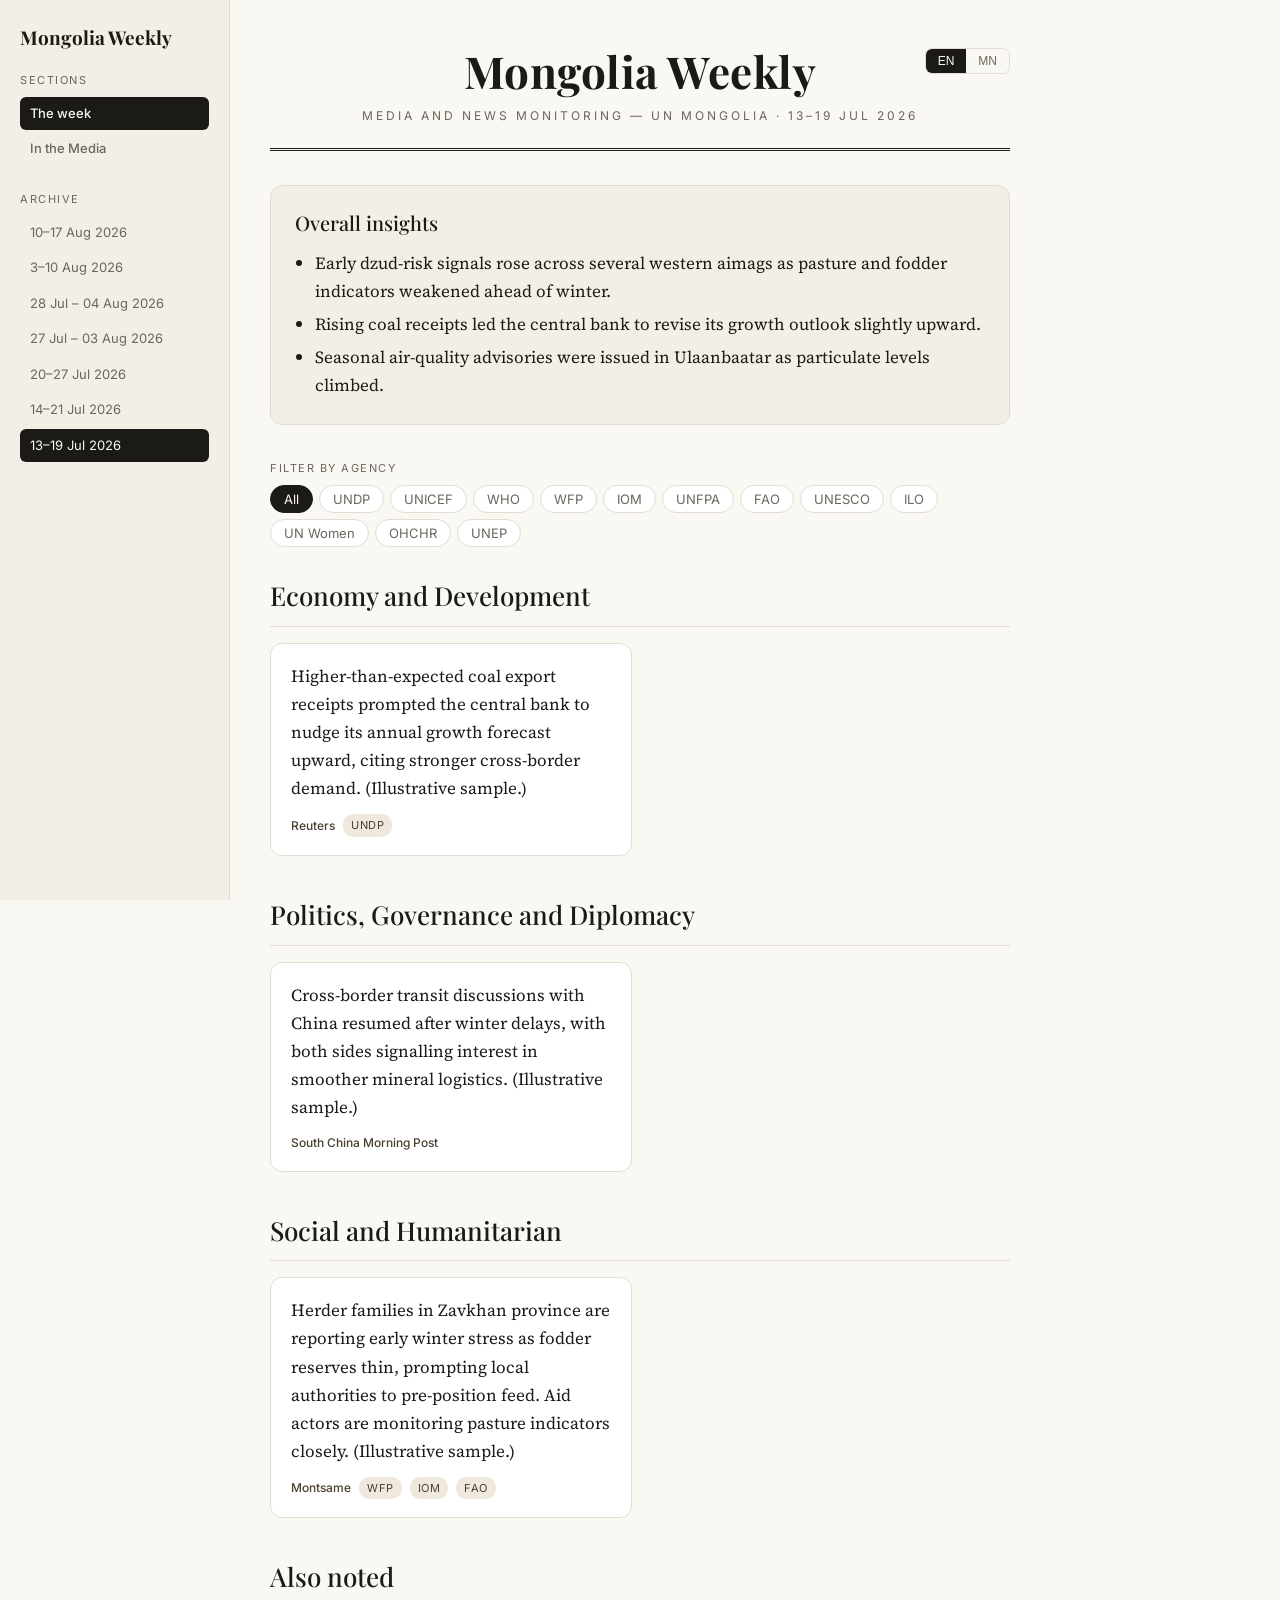
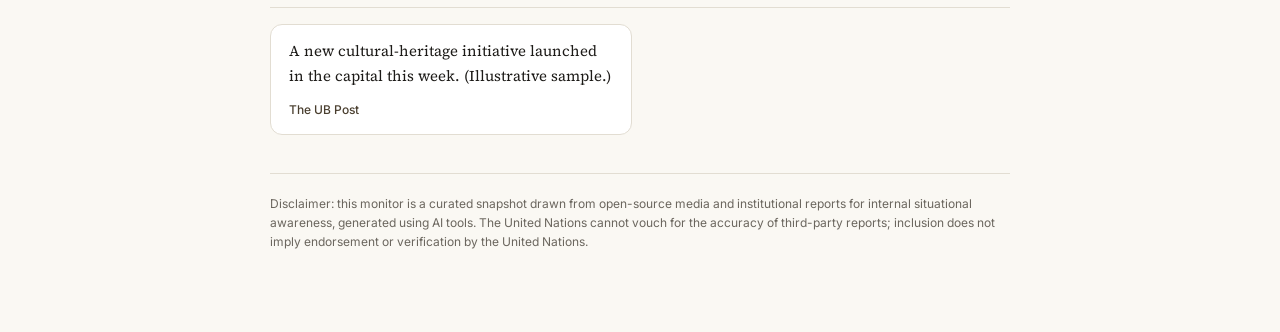
<file: docs/weeks/2026-07-13.html>
<!DOCTYPE html>
<html lang="en">
<head>
<meta charset="utf-8">
<meta name="viewport" content="width=device-width, initial-scale=1">
<title>Mongolia Weekly — 13–19 Jul 2026</title>
<link rel="preconnect" href="https://fonts.googleapis.com">
<link rel="preconnect" href="https://fonts.gstatic.com" crossorigin>
<link href="https://fonts.googleapis.com/css2?family=Playfair+Display:wght@500;700&family=Source+Serif+4:opsz,wght@8..60,400;8..60,600&family=Inter:wght@400;500;600&display=swap" rel="stylesheet">
<link rel="stylesheet" href="../style.css">
</head>
<body class="lang-en">

<button id="menu-btn" aria-label="Toggle archive"><span></span><span></span><span></span></button>

<aside id="sidebar">
  <div class="side-brand">Mongolia Weekly</div>

  <div class="side-label"><span class="en">Sections</span><span class="mn">Хэсэг</span></div>
  <nav class="side-nav">
    <a href="../index.html" class="active"><span class="en">The week</span><span class="mn">Долоо хоног</span></a>
    <a href="../media/index.html"><span class="en">In the Media</span><span class="mn">Хэвлэлд</span></a>
  </nav>

  <div class="side-label"><span class="en">Archive</span><span class="mn">Архив</span></div>
  <nav>
    
    <a href="../weeks/2026-08-10.html" class="">10–17 Aug 2026</a>
    
    <a href="../weeks/2026-08-03.html" class="">3–10 Aug 2026</a>
    
    <a href="../weeks/2026-07-28.html" class="">28 Jul – 04 Aug 2026</a>
    
    <a href="../weeks/2026-07-27.html" class="">27 Jul – 03 Aug 2026</a>
    
    <a href="../weeks/2026-07-20.html" class="">20–27 Jul 2026</a>
    
    <a href="../weeks/2026-07-14.html" class="">14–21 Jul 2026</a>
    
    <a href="../weeks/2026-07-13.html" class="active">13–19 Jul 2026</a>
    
  </nav>
</aside>

<main>
  <header class="masthead">
    <div class="lang-toggle" role="group" aria-label="Language">
      <button data-lang="en" class="active">EN</button>
      <button data-lang="mn">MN</button>
    </div>
    <div class="title">Mongolia Weekly</div>
    <div class="tagline">Media and news monitoring — UN Mongolia · 13–19 Jul 2026</div>
  </header>

  
  <section class="insights">
    <h2><span class="en">Overall insights</span><span class="mn">Ерөнхий дүгнэлт</span></h2>
    <ul>
      
      <li><span class="en">Early dzud-risk signals rose across several western aimags as pasture and fodder indicators weakened ahead of winter.</span><span class="mn">Өвлийн өмнөх бэлчээр, тэжээлийн үзүүлэлт муудсанаар баруун хэд хэдэн аймагт зудын эрсдэлийн дохио нэмэгдлээ.</span></li>
      
      <li><span class="en">Rising coal receipts led the central bank to revise its growth outlook slightly upward.</span><span class="mn">Нүүрсний орлого нэмэгдсэн нь Төв банк өсөлтийн төлөвөө бага зэрэг дээшлүүлэхэд хүргэв.</span></li>
      
      <li><span class="en">Seasonal air-quality advisories were issued in Ulaanbaatar as particulate levels climbed.</span><span class="mn">Тоосонцрын хэмжээ нэмэгдсэнтэй холбоотойгоор Улаанбаатарт агаарын чанарын анхааруулга гаргалаа.</span></li>
      
    </ul>
  </section>
  

  <section class="filter">
    <span class="filter-label"><span class="en">Filter by agency</span><span class="mn">Байгууллагаар шүүх</span></span>
    <div class="chips">
      <button class="chip active" data-agency="__all">All</button>
      
      <button class="chip" data-agency="UNDP">UNDP</button>
      
      <button class="chip" data-agency="UNICEF">UNICEF</button>
      
      <button class="chip" data-agency="WHO">WHO</button>
      
      <button class="chip" data-agency="WFP">WFP</button>
      
      <button class="chip" data-agency="IOM">IOM</button>
      
      <button class="chip" data-agency="UNFPA">UNFPA</button>
      
      <button class="chip" data-agency="FAO">FAO</button>
      
      <button class="chip" data-agency="UNESCO">UNESCO</button>
      
      <button class="chip" data-agency="ILO">ILO</button>
      
      <button class="chip" data-agency="UN Women">UN Women</button>
      
      <button class="chip" data-agency="OHCHR">OHCHR</button>
      
      <button class="chip" data-agency="UNEP">UNEP</button>
      
    </div>
  </section>

  
  <section class="theme" data-theme>
    <h3 class="theme-head"><span class="en">Economy and Development</span><span class="mn">Эдийн засаг ба хөгжил</span></h3>
    <div class="cards">
      
      <article class="card" data-agencies="UNDP">
        <p><span class="en">Higher-than-expected coal export receipts prompted the central bank to nudge its annual growth forecast upward, citing stronger cross-border demand. (Illustrative sample.)</span><span class="mn">Нүүрсний экспортын орлого хүлээлтээс өндөр гарсан нь Төв банкийг жилийн өсөлтийн урьдчилсан төлөвөө дээшлүүлэхэд хүргэв. (Жишээ загвар.)</span></p>
        <div class="card-foot">
          <a href="https://example.org/2" target="_blank" rel="noopener">Reuters</a>
          <span class="tag">UNDP</span>
          
        </div>
      </article>
      
    </div>
  </section>
  
  <section class="theme" data-theme>
    <h3 class="theme-head"><span class="en">Politics, Governance and Diplomacy</span><span class="mn">Бүс нутгийн харилцаа</span></h3>
    <div class="cards">
      
      <article class="card" data-agencies="">
        <p><span class="en">Cross-border transit discussions with China resumed after winter delays, with both sides signalling interest in smoother mineral logistics. (Illustrative sample.)</span><span class="mn">Хилийн дамжин өнгөрөх тээврийн хэлэлцээ өвлийн саатлын дараа сэргэж, эрдэс баялгийн логистикийг сайжруулах сонирхлоо талууд илэрхийллээ. (Жишээ загвар.)</span></p>
        <div class="card-foot">
          <a href="https://example.org/3" target="_blank" rel="noopener">South China Morning Post</a>
          
          
        </div>
      </article>
      
    </div>
  </section>
  
  <section class="theme" data-theme>
    <h3 class="theme-head"><span class="en">Social and Humanitarian</span><span class="mn">Хүмүүнлэг ба хамгаалал</span></h3>
    <div class="cards">
      
      <article class="card" data-agencies="WFP|IOM|FAO">
        <p><span class="en">Herder families in Zavkhan province are reporting early winter stress as fodder reserves thin, prompting local authorities to pre-position feed. Aid actors are monitoring pasture indicators closely. (Illustrative sample.)</span><span class="mn">Завхан аймгийн малчин өрхүүд тэжээлийн нөөц багассанаар өвлийн эхэн үеийн хүндрэлийг мэдээлж байна. (Жишээ загвар.)</span></p>
        <div class="card-foot">
          <a href="https://example.org/1" target="_blank" rel="noopener">Montsame</a>
          <span class="tag">WFP</span><span class="tag">IOM</span><span class="tag">FAO</span>
          
        </div>
      </article>
      
    </div>
  </section>
  

  
  <section class="theme also" data-theme>
    <h3 class="theme-head"><span class="en">Also noted</span><span class="mn">Мөн тэмдэглэх нь</span></h3>
    <div class="cards">
      
      <article class="card slim" data-agencies="UNESCO">
        <p><span class="en">A new cultural-heritage initiative launched in the capital this week. (Illustrative sample.)</span><span class="mn">Энэ долоо хоногт нийслэлд соёлын өвийн шинэ санаачилга эхэллээ. (Жишээ загвар.)</span></p>
        <div class="card-foot">
          <a href="https://example.org/4" target="_blank" rel="noopener">The UB Post</a>
        </div>
      </article>
      
    </div>
  </section>
  

  <footer class="disclaimer">
    <span class="en">Disclaimer: this monitor is a curated snapshot drawn from open-source media and institutional reports for internal situational awareness, generated using AI tools. The United Nations cannot vouch for the accuracy of third-party reports; inclusion does not imply endorsement or verification by the United Nations.</span>
    <span class="mn">Тайлбар: энэхүү тойм нь нээлттэй эх сурвалжийн мэдээлэлд тулгуурлан хиймэл оюун ухааны хэрэгсэл ашиглан бэлтгэсэн дотоод хэрэглээний танилцуулга юм. НҮБ гуравдагч талын мэдээллийн үнэн зөвийг баталгаажуулахгүй.</span>
  </footer>
</main>

<script src="../app.js"></script>
</body>
</html>
</file>
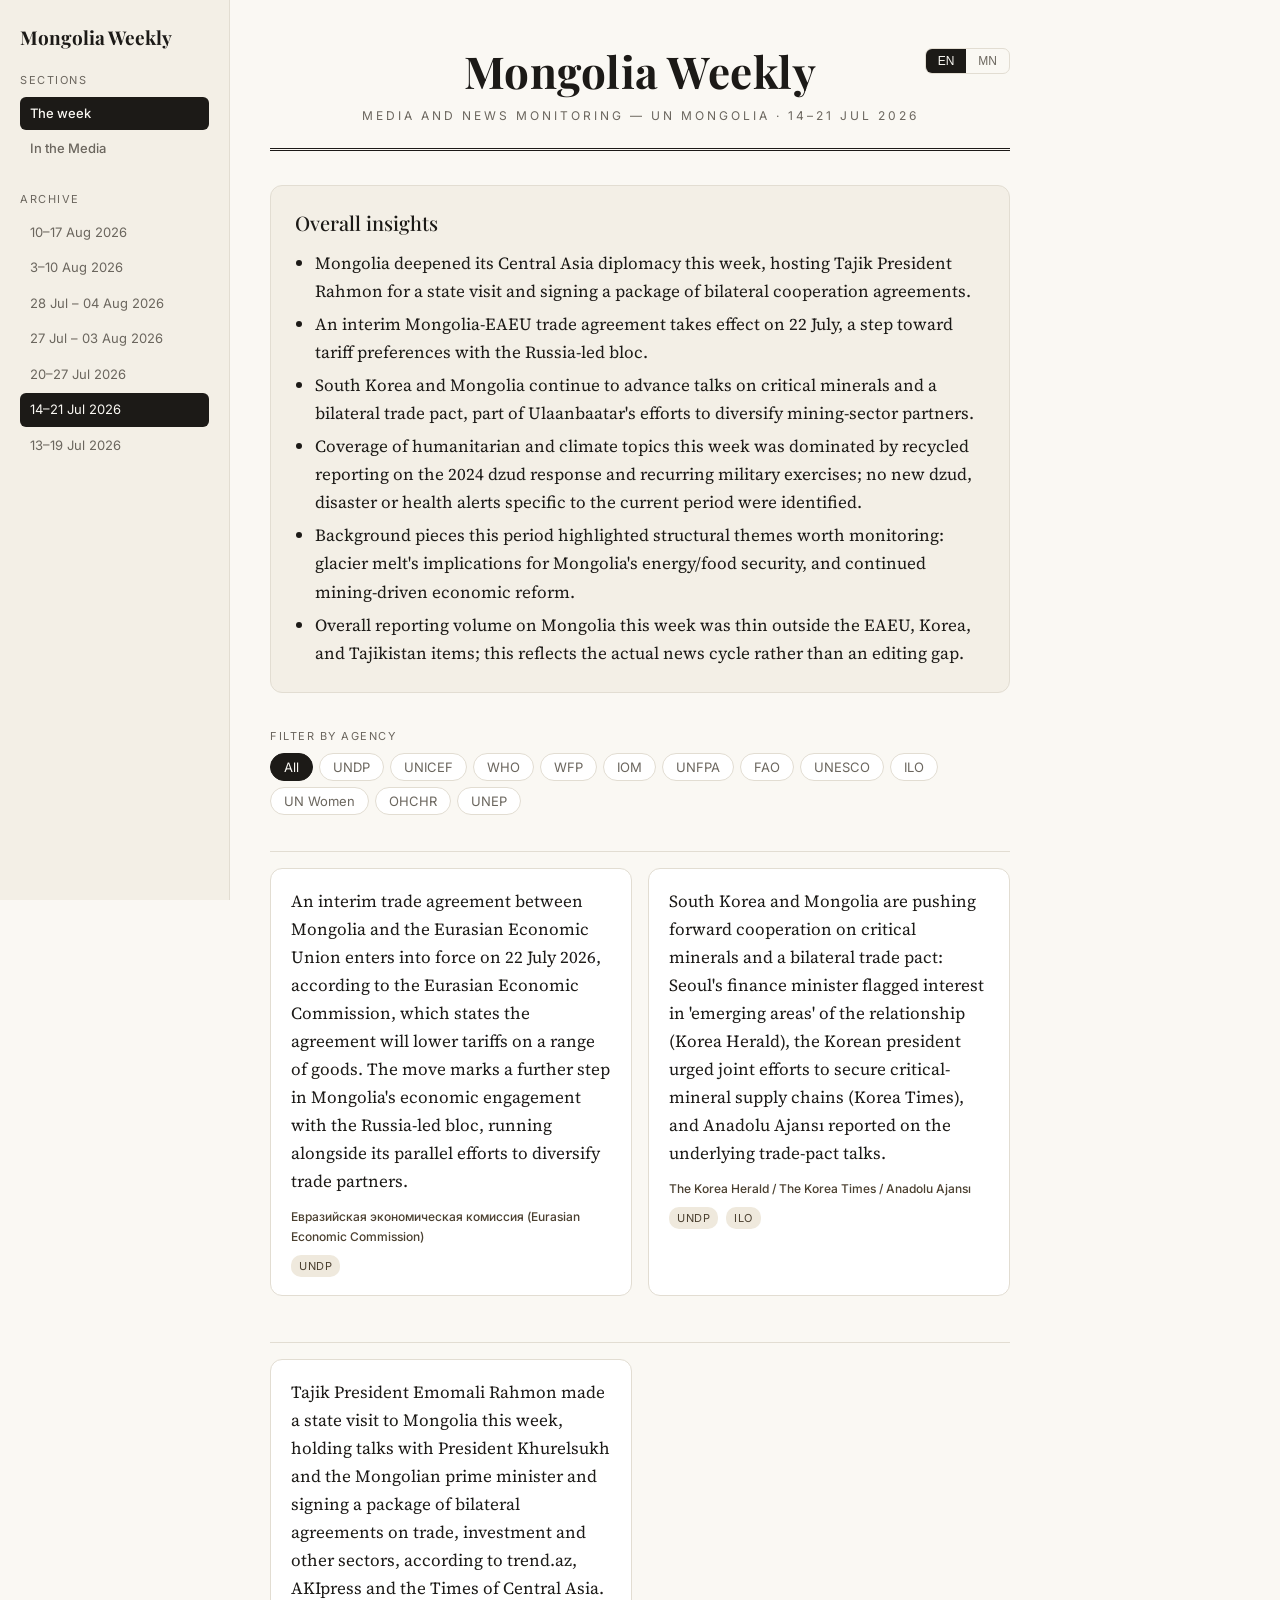
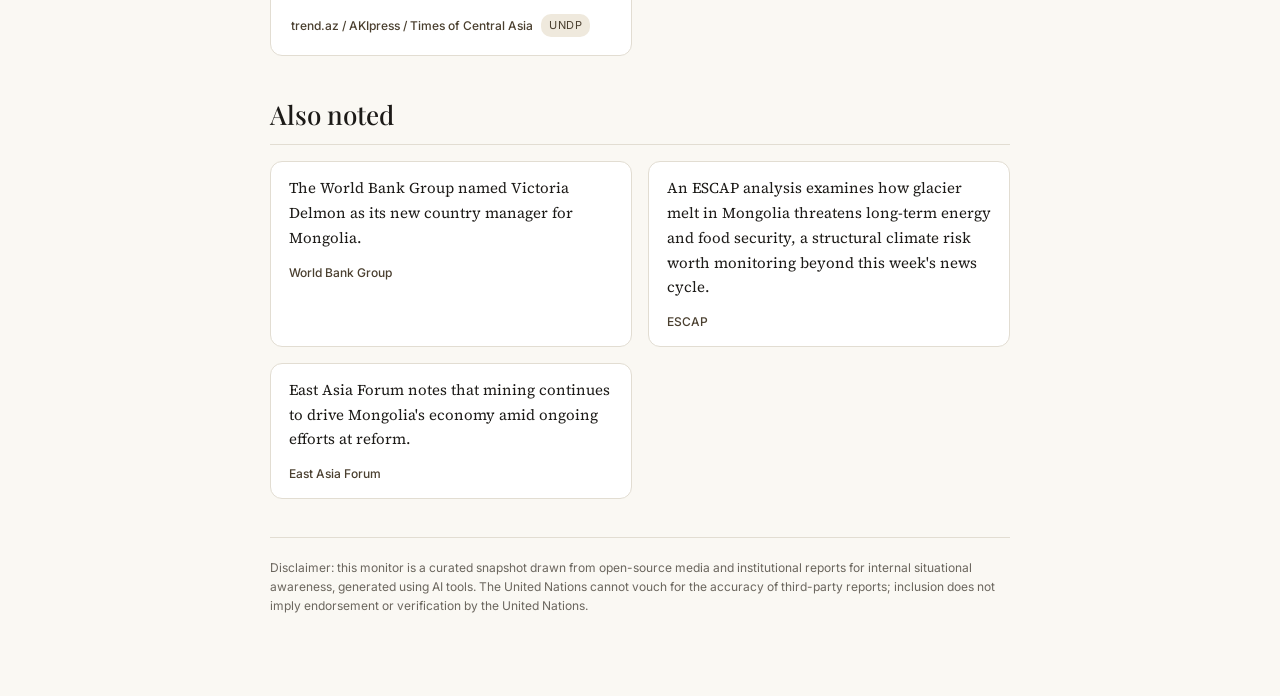
<file: docs/weeks/2026-07-14.html>
<!DOCTYPE html>
<html lang="en">
<head>
<meta charset="utf-8">
<meta name="viewport" content="width=device-width, initial-scale=1">
<title>Mongolia Weekly — 14–21 Jul 2026</title>
<link rel="preconnect" href="https://fonts.googleapis.com">
<link rel="preconnect" href="https://fonts.gstatic.com" crossorigin>
<link href="https://fonts.googleapis.com/css2?family=Playfair+Display:wght@500;700&family=Source+Serif+4:opsz,wght@8..60,400;8..60,600&family=Inter:wght@400;500;600&display=swap" rel="stylesheet">
<link rel="stylesheet" href="../style.css">
</head>
<body class="lang-en">

<button id="menu-btn" aria-label="Toggle archive"><span></span><span></span><span></span></button>

<aside id="sidebar">
  <div class="side-brand">Mongolia Weekly</div>

  <div class="side-label"><span class="en">Sections</span><span class="mn">Хэсэг</span></div>
  <nav class="side-nav">
    <a href="../index.html" class="active"><span class="en">The week</span><span class="mn">Долоо хоног</span></a>
    <a href="../media/index.html"><span class="en">In the Media</span><span class="mn">Хэвлэлд</span></a>
  </nav>

  <div class="side-label"><span class="en">Archive</span><span class="mn">Архив</span></div>
  <nav>
    
    <a href="../weeks/2026-08-10.html" class="">10–17 Aug 2026</a>
    
    <a href="../weeks/2026-08-03.html" class="">3–10 Aug 2026</a>
    
    <a href="../weeks/2026-07-28.html" class="">28 Jul – 04 Aug 2026</a>
    
    <a href="../weeks/2026-07-27.html" class="">27 Jul – 03 Aug 2026</a>
    
    <a href="../weeks/2026-07-20.html" class="">20–27 Jul 2026</a>
    
    <a href="../weeks/2026-07-14.html" class="active">14–21 Jul 2026</a>
    
    <a href="../weeks/2026-07-13.html" class="">13–19 Jul 2026</a>
    
  </nav>
</aside>

<main>
  <header class="masthead">
    <div class="lang-toggle" role="group" aria-label="Language">
      <button data-lang="en" class="active">EN</button>
      <button data-lang="mn">MN</button>
    </div>
    <div class="title">Mongolia Weekly</div>
    <div class="tagline">Media and news monitoring — UN Mongolia · 14–21 Jul 2026</div>
  </header>

  
  <section class="insights">
    <h2><span class="en">Overall insights</span><span class="mn">Ерөнхий дүгнэлт</span></h2>
    <ul>
      
      <li><span class="en">Mongolia deepened its Central Asia diplomacy this week, hosting Tajik President Rahmon for a state visit and signing a package of bilateral cooperation agreements.</span><span class="mn">Монгол улс энэ долоо хоногт Тажикистаны Ерөнхийлөгч Рахмоныг улсын айлчлалаар хүлээн авч, хоёр талын хамтын ажиллагааны хэлэлцээрийн багцад гарын үсэг зурснаар Төв Азийн дипломат харилцаагаа гүнзгийрүүлэв.</span></li>
      
      <li><span class="en">An interim Mongolia-EAEU trade agreement takes effect on 22 July, a step toward tariff preferences with the Russia-led bloc.</span><span class="mn">Монгол-ЕАЭХ хооронд байгуулсан завсрын худалдааны хэлэлцээр 7-р сарын 22-нд хүчин төгөлдөр болох бөгөөд энэ нь ОХУ-ын тэргүүлдэг блоктой татварын хөнгөлөлт тогтоох чиглэлд алхам болно.</span></li>
      
      <li><span class="en">South Korea and Mongolia continue to advance talks on critical minerals and a bilateral trade pact, part of Ulaanbaatar's efforts to diversify mining-sector partners.</span><span class="mn">Өмнөд Солонгос ба Монгол улс чухал ашигт малтмал, хоёр талын худалдааны хэлэлцээрийн талаарх хэлэлцээрээ үргэлжлүүлж байгаа нь Улаанбаатарын уул уурхайн салбарын түншүүдийг өөрчлөн бэхжүүлэх хүчин чармайлтын нэг хэсэг юм.</span></li>
      
      <li><span class="en">Coverage of humanitarian and climate topics this week was dominated by recycled reporting on the 2024 dzud response and recurring military exercises; no new dzud, disaster or health alerts specific to the current period were identified.</span><span class="mn">Энэ долоо хоногт хүмүүнлэг, уур амьсгалын сэдвийн мэдээллийн хамралт нь 2024 оны зудын хариу арга хэмжээ, давтагдсан цэргийн сургуулилтын дахин боловсруулсан тайлангаар давамгайлсан бөгөөд одоогийн хугацаанд шинэ зуд, гамшиг, эрүүл мэндийн анхааруулга илэрсэн зүйл байхгүй.</span></li>
      
      <li><span class="en">Background pieces this period highlighted structural themes worth monitoring: glacier melt's implications for Mongolia's energy/food security, and continued mining-driven economic reform.</span><span class="mn">Энэ хугацаанд гарсан суурь мэдээллүүд нь ажиглах хэрэгтэй бүтэцлэг сэдвүүдийг онцолсон: мөсөн голын хайлалт Монголын эрчим хүч, хүнсний аюулгүй байдалд үзүүлэх нөлөө, түрэ уул уурхайгаар удирдуулсан эдийн засгийн шинэчлэл үргэлжлэх нь.</span></li>
      
      <li><span class="en">Overall reporting volume on Mongolia this week was thin outside the EAEU, Korea, and Tajikistan items; this reflects the actual news cycle rather than an editing gap.</span><span class="mn">Энэ долоо хоногт Монголын талаарх нийт мэдээллийн хэмжээ ЕАЭХ, Солонгос, Тажикистантай холбоотой сэдвүүдээс гадна харьцангуй бага байсан бөгөөд энэ нь редакцийн дутагдал бус, бодит мэдээллийн эргэлтийг тусгасан явдал юм.</span></li>
      
    </ul>
  </section>
  

  <section class="filter">
    <span class="filter-label"><span class="en">Filter by agency</span><span class="mn">Байгууллагаар шүүх</span></span>
    <div class="chips">
      <button class="chip active" data-agency="__all">All</button>
      
      <button class="chip" data-agency="UNDP">UNDP</button>
      
      <button class="chip" data-agency="UNICEF">UNICEF</button>
      
      <button class="chip" data-agency="WHO">WHO</button>
      
      <button class="chip" data-agency="WFP">WFP</button>
      
      <button class="chip" data-agency="IOM">IOM</button>
      
      <button class="chip" data-agency="UNFPA">UNFPA</button>
      
      <button class="chip" data-agency="FAO">FAO</button>
      
      <button class="chip" data-agency="UNESCO">UNESCO</button>
      
      <button class="chip" data-agency="ILO">ILO</button>
      
      <button class="chip" data-agency="UN Women">UN Women</button>
      
      <button class="chip" data-agency="OHCHR">OHCHR</button>
      
      <button class="chip" data-agency="UNEP">UNEP</button>
      
    </div>
  </section>

  
  <section class="theme" data-theme>
    <h3 class="theme-head"><span class="en"></span><span class="mn"></span></h3>
    <div class="cards">
      
      <article class="card" data-agencies="UNDP">
        <p><span class="en">An interim trade agreement between Mongolia and the Eurasian Economic Union enters into force on 22 July 2026, according to the Eurasian Economic Commission, which states the agreement will lower tariffs on a range of goods. The move marks a further step in Mongolia's economic engagement with the Russia-led bloc, running alongside its parallel efforts to diversify trade partners.</span><span class="mn">Евразийн эдийн засгийн комиссын мэдээлснээр, Монгол улс ба Евразийн эдийн засгийн холбооны хоорондын завсрын худалдааны хэлэлцээр 2026 оны 7-р сарын 22-нд хүчин төгөлдөр болно, энэ нь бараа бүтээгдэхүүний өргөн хүрээнд татварыг бууруулах болно гэж мэдэгдсэн. Энэ алхам нь Монгол улсын ОХУ-ын тэргүүлдэг блоктой эдийн засгийн харилцаа холбоог гүнзгийрүүлэх дараагийн шат бөгөөд, худалдааны түншүүдийг өөрчлөн бэхжүүлэх зэрэгцээ хүчин чармайлттай хамт явагдаж байна.</span></p>
        <div class="card-foot">
          <a href="https://news.google.com/rss/articles/[base64]?oc=5" target="_blank" rel="noopener">Евразийская экономическая комиссия (Eurasian Economic Commission)</a>
          <span class="tag">UNDP</span>
          
        </div>
      </article>
      
      <article class="card" data-agencies="UNDP|ILO">
        <p><span class="en">South Korea and Mongolia are pushing forward cooperation on critical minerals and a bilateral trade pact: Seoul's finance minister flagged interest in 'emerging areas' of the relationship (Korea Herald), the Korean president urged joint efforts to secure critical-mineral supply chains (Korea Times), and Anadolu Ajansı reported on the underlying trade-pact talks.</span><span class="mn">Өмнөд Солонгос ба Монгол улс чухал ашигт малтмал болон хоёр талын худалдааны хэлэлцээрийн талаарх хамтын ажиллагаагаа урагшлуулж байна: Сөүлийн сангийн сайд харилцааны 'шинээр бий болж буй чиглэлүүд'-т сонирхолтой байгаагаа илэрхийлсэн (Korea Herald), Солонгосын ерөнхийлөгч чухал ашигт малтмалын хангамжийн сүлжээг хамгаалахад хамтдаа ажиллахыг уриалсан (Korea Times), Anadolu Ajansı нь худалдааны хэлэлцээрийн үндсэн хэлэлцээрийн талаар мэдээлсэн.</span></p>
        <div class="card-foot">
          <a href="https://news.google.com/rss/articles/CBMiV0FVX3lxTE5LaVVhSURneEc2aWRIUXZEdEJEYW1SU2xsU3FVcms4ZzE5OGp5UWZ6RXFaRS1VOFRGU3JRdlhwaVdiN3cyeGJ0QXIzb2pZeUoxU2lBOHFHMA?oc=5" target="_blank" rel="noopener">The Korea Herald / The Korea Times / Anadolu Ajansı</a>
          <span class="tag">UNDP</span><span class="tag">ILO</span>
          
        </div>
      </article>
      
    </div>
  </section>
  
  <section class="theme" data-theme>
    <h3 class="theme-head"><span class="en"></span><span class="mn"></span></h3>
    <div class="cards">
      
      <article class="card" data-agencies="UNDP">
        <p><span class="en">Tajik President Emomali Rahmon made a state visit to Mongolia this week, holding talks with President Khurelsukh and the Mongolian prime minister and signing a package of bilateral agreements on trade, investment and other sectors, according to trend.az, AKIpress and the Times of Central Asia.</span><span class="mn">trend.az, AKIpress болон Times of Central Asia-ийн мэдээлснээр, Тажикистаны Ерөнхийлөгч Эмомали Рахмон энэ долоо хоногт Монгол улсад улсын айлчлал хийж, Ерөнхийлөгч Хүрэлсүх, Монголын Ерөнхий сайдтай уулзалт хийсний зэрэгцээ худалдаа, хөрөнгө оруулалт болон бусад салбарт хоёр талын хэлэлцээрийн багцад гарын үсэг зурлаа.</span></p>
        <div class="card-foot">
          <a href="https://news.google.com/rss/articles/CBMiX0FVX3lxTFBLUnl0OEFVREJhb1BsUkZvZjIzbFdnenIwa3NIaGhoNXBJTWRFTzJETUFhLWpRbG5FQ3g1RWE0V21SMWlxTTI2XzRDcEdKa2tBVlFwSGdHSFlnS05Sa244?oc=5" target="_blank" rel="noopener">trend.az / AKIpress / Times of Central Asia</a>
          <span class="tag">UNDP</span>
          
        </div>
      </article>
      
    </div>
  </section>
  

  
  <section class="theme also" data-theme>
    <h3 class="theme-head"><span class="en">Also noted</span><span class="mn">Мөн тэмдэглэх нь</span></h3>
    <div class="cards">
      
      <article class="card slim" data-agencies="UNDP">
        <p><span class="en">The World Bank Group named Victoria Delmon as its new country manager for Mongolia.</span><span class="mn">Дэлхийн банкны бүлэг Виктория Дельмоныг Монгол дахь шинэ орны менежерээр томилов.</span></p>
        <div class="card-foot">
          <a href="https://news.google.com/rss/articles/[base64]?oc=5" target="_blank" rel="noopener">World Bank Group</a>
        </div>
      </article>
      
      <article class="card slim" data-agencies="UNEP|FAO">
        <p><span class="en">An ESCAP analysis examines how glacier melt in Mongolia threatens long-term energy and food security, a structural climate risk worth monitoring beyond this week's news cycle.</span><span class="mn">ESCAP-ийн шинжилгээ Монголд мөсөн голын хайлалт нь эрчим хүч, хүнсний аюулгүй байдлын урт хугацааны бэрхшээл учруулж байгааг тодруулж байгаа бөгөөд энэ нь долоо хоногийн мэдээллийн эргэлтээс давсан бүтэцлэг уур амьсгалын эрсдэл болохын хувьд ажиглах хэрэгтэй сэдэв юм.</span></p>
        <div class="card-foot">
          <a href="https://news.google.com/rss/articles/[base64]?oc=5" target="_blank" rel="noopener">ESCAP</a>
        </div>
      </article>
      
      <article class="card slim" data-agencies="UNDP|ILO">
        <p><span class="en">East Asia Forum notes that mining continues to drive Mongolia's economy amid ongoing efforts at reform.</span><span class="mn">East Asia Forum-ын мэдээлснээр, уул уурхай нь Монголын эдийн засгийг тасралтгүй өрнөж буй шинэчлэлийн хүчин чармайлтын дунд удирдан явуулж байна.</span></p>
        <div class="card-foot">
          <a href="https://news.google.com/rss/articles/[base64]?oc=5" target="_blank" rel="noopener">East Asia Forum</a>
        </div>
      </article>
      
    </div>
  </section>
  

  <footer class="disclaimer">
    <span class="en">Disclaimer: this monitor is a curated snapshot drawn from open-source media and institutional reports for internal situational awareness, generated using AI tools. The United Nations cannot vouch for the accuracy of third-party reports; inclusion does not imply endorsement or verification by the United Nations.</span>
    <span class="mn">Тайлбар: энэхүү тойм нь нээлттэй эх сурвалжийн мэдээлэлд тулгуурлан хиймэл оюун ухааны хэрэгсэл ашиглан бэлтгэсэн дотоод хэрэглээний танилцуулга юм. НҮБ гуравдагч талын мэдээллийн үнэн зөвийг баталгаажуулахгүй.</span>
  </footer>
</main>

<script src="../app.js"></script>
</body>
</html>
</file>
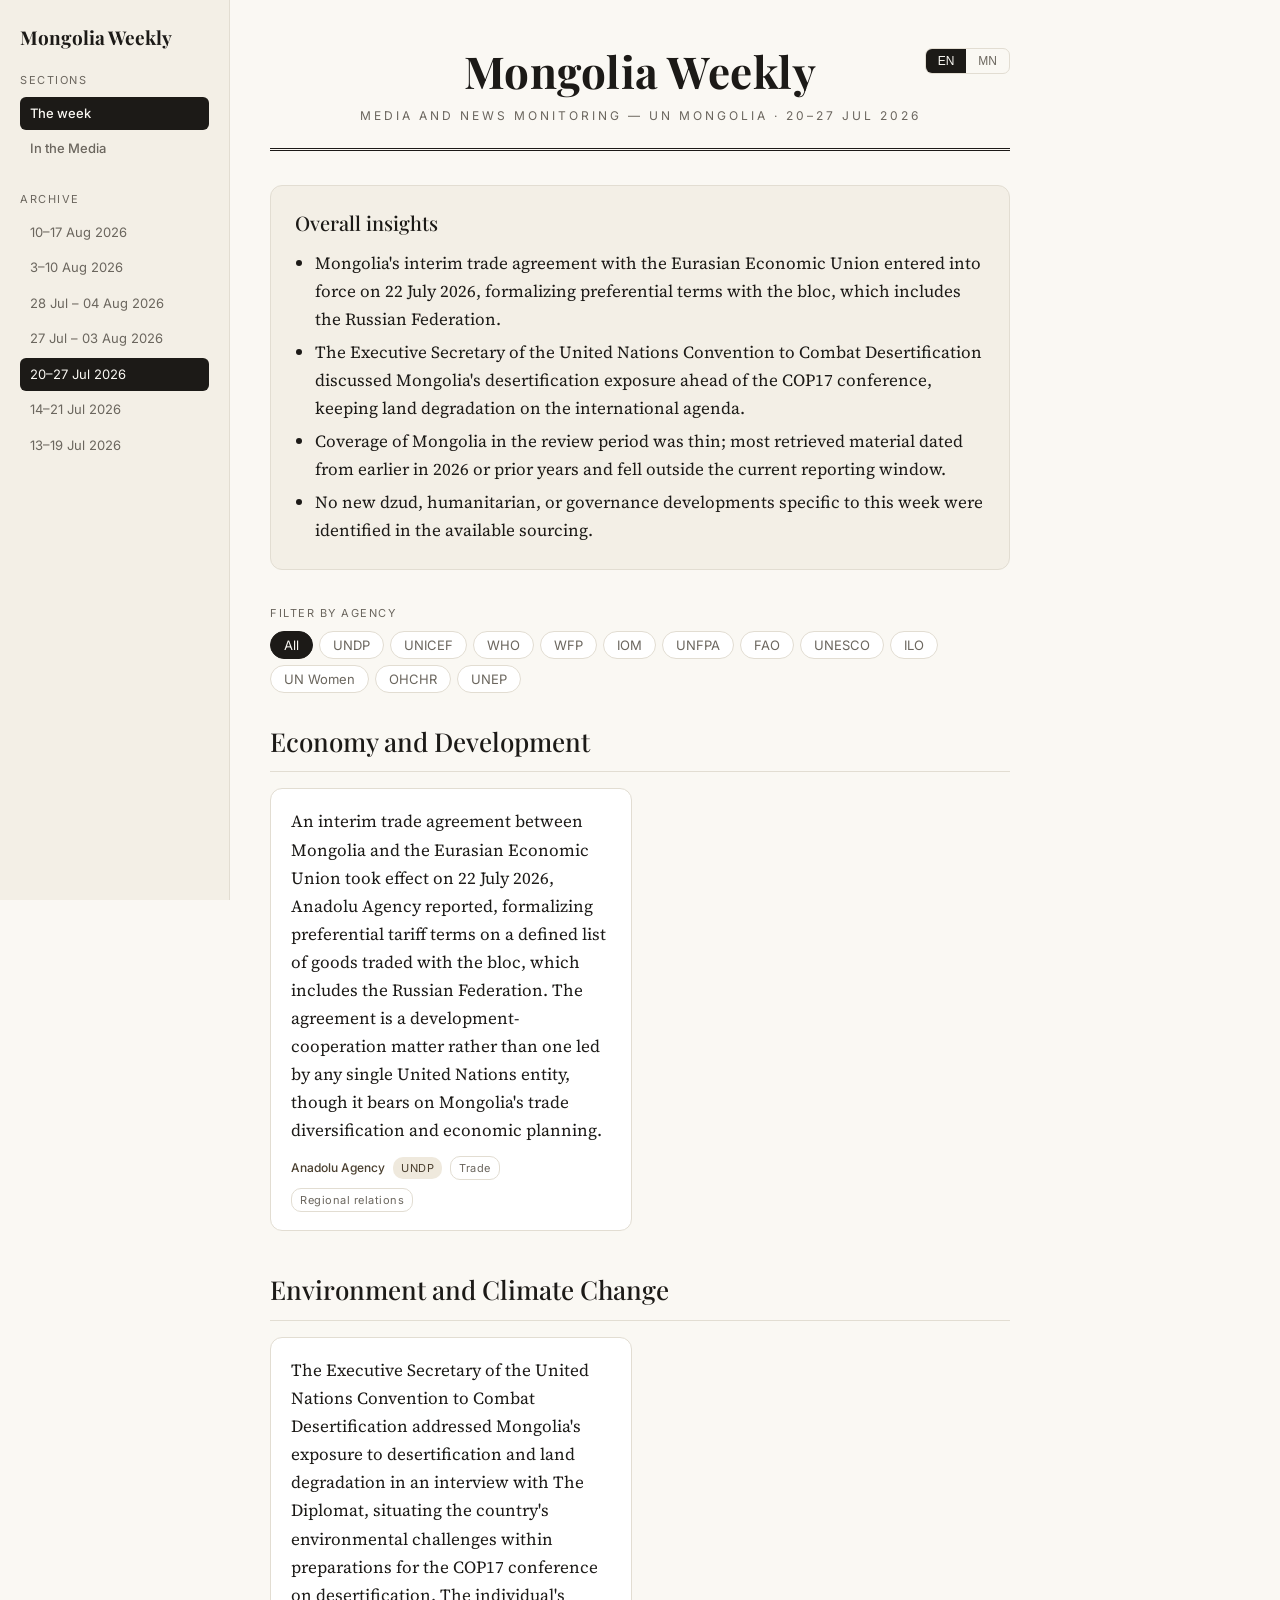
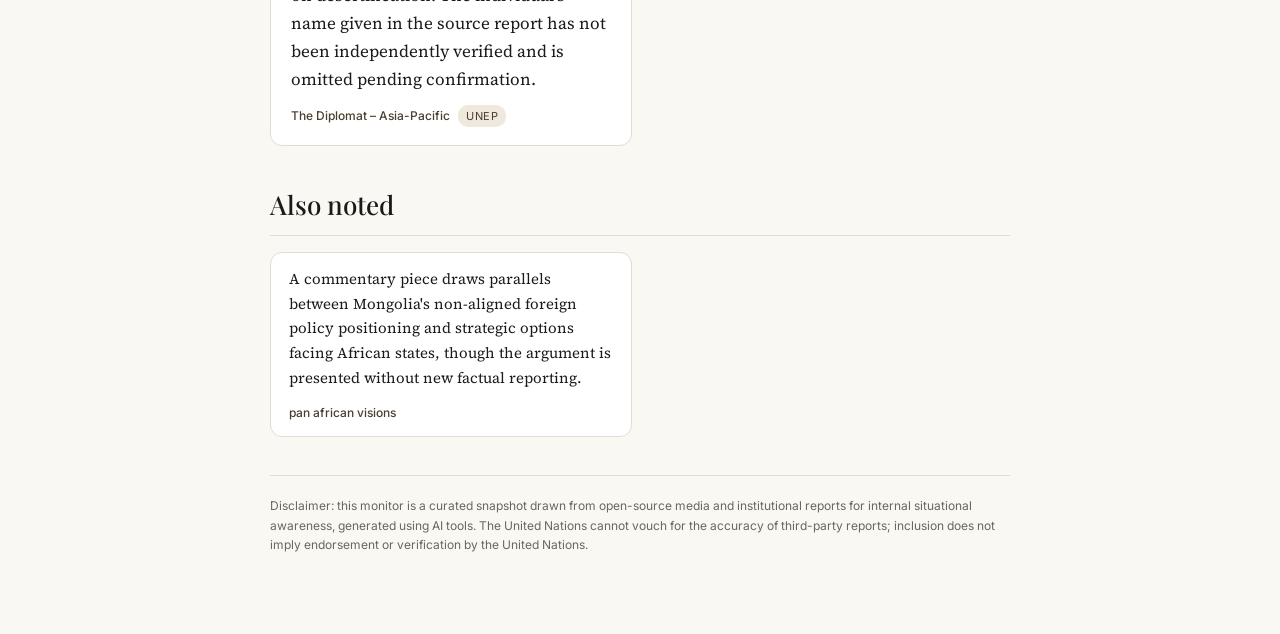
<file: docs/weeks/2026-07-20.html>
<!DOCTYPE html>
<html lang="en">
<head>
<meta charset="utf-8">
<meta name="viewport" content="width=device-width, initial-scale=1">
<title>Mongolia Weekly — 20–27 Jul 2026</title>
<link rel="preconnect" href="https://fonts.googleapis.com">
<link rel="preconnect" href="https://fonts.gstatic.com" crossorigin>
<link href="https://fonts.googleapis.com/css2?family=Playfair+Display:wght@500;700&family=Source+Serif+4:opsz,wght@8..60,400;8..60,600&family=Inter:wght@400;500;600&display=swap" rel="stylesheet">
<link rel="stylesheet" href="../style.css">
</head>
<body class="lang-en">

<button id="menu-btn" aria-label="Toggle archive"><span></span><span></span><span></span></button>

<aside id="sidebar">
  <div class="side-brand">Mongolia Weekly</div>

  <div class="side-label"><span class="en">Sections</span><span class="mn">Хэсэг</span></div>
  <nav class="side-nav">
    <a href="../index.html" class="active"><span class="en">The week</span><span class="mn">Долоо хоног</span></a>
    <a href="../media/index.html"><span class="en">In the Media</span><span class="mn">Хэвлэлд</span></a>
  </nav>

  <div class="side-label"><span class="en">Archive</span><span class="mn">Архив</span></div>
  <nav>
    
    <a href="../weeks/2026-08-10.html" class="">10–17 Aug 2026</a>
    
    <a href="../weeks/2026-08-03.html" class="">3–10 Aug 2026</a>
    
    <a href="../weeks/2026-07-28.html" class="">28 Jul – 04 Aug 2026</a>
    
    <a href="../weeks/2026-07-27.html" class="">27 Jul – 03 Aug 2026</a>
    
    <a href="../weeks/2026-07-20.html" class="active">20–27 Jul 2026</a>
    
    <a href="../weeks/2026-07-14.html" class="">14–21 Jul 2026</a>
    
    <a href="../weeks/2026-07-13.html" class="">13–19 Jul 2026</a>
    
  </nav>
</aside>

<main>
  <header class="masthead">
    <div class="lang-toggle" role="group" aria-label="Language">
      <button data-lang="en" class="active">EN</button>
      <button data-lang="mn">MN</button>
    </div>
    <div class="title">Mongolia Weekly</div>
    <div class="tagline">Media and news monitoring — UN Mongolia · 20–27 Jul 2026</div>
  </header>

  
  <section class="insights">
    <h2><span class="en">Overall insights</span><span class="mn">Ерөнхий дүгнэлт</span></h2>
    <ul>
      
      <li><span class="en">Mongolia's interim trade agreement with the Eurasian Economic Union entered into force on 22 July 2026, formalizing preferential terms with the bloc, which includes the Russian Federation.</span><span class="mn">Монгол Улс, Евразийн Эдийн Засгийн Холбоотой хийсэн түр хугацааны худалдааны хэлэлцээр 2026 оны 7-р сарын 22-нд хүчин төгөлдөр болж, Оросын Холбооны Улс багтсан энэ холбооны хамтын нөхцөлт худалдааны нөхцлийг албажуулав.</span></li>
      
      <li><span class="en">The Executive Secretary of the United Nations Convention to Combat Desertification discussed Mongolia's desertification exposure ahead of the COP17 conference, keeping land degradation on the international agenda.</span><span class="mn">Цөлжилттэй тэмцэх Нэгдсэн Үндэстний Байгууллагын конвенцийн Гүйцэтгэх нарийн бичгийн дарга COP17 бага хурлын өмнөх үеэр Монгол Улсын цөлжилтийн эрсдэлийн талаар ярилцаж, газрын доройтлын асуудлыг олон улсын хэмжээнд хэвээр тавьжээ.</span></li>
      
      <li><span class="en">Coverage of Mongolia in the review period was thin; most retrieved material dated from earlier in 2026 or prior years and fell outside the current reporting window.</span><span class="mn">Тайлант хугацаанд Монгол Улсын талаарх мэдээллийн хамрах хүрээ ховор байсан бөгөөд ихэнх олдсон материал 2026 оны эхэн үе эсвэл өмнөх жилүүдэд хамаарч, одоогийн тайлангийн хугацаанаас гадуур байлаа.</span></li>
      
      <li><span class="en">No new dzud, humanitarian, or governance developments specific to this week were identified in the available sourcing.</span><span class="mn">Энэ долоо хоногт зориулсан шинэ зуд, хүмүүнлэгийн тусламж, засаглалын тухай ямар нэгэн шинэ хөгжлийг олдсон эх сурвалжуудаас илрүүлээгүй болно.</span></li>
      
    </ul>
  </section>
  

  <section class="filter">
    <span class="filter-label"><span class="en">Filter by agency</span><span class="mn">Байгууллагаар шүүх</span></span>
    <div class="chips">
      <button class="chip active" data-agency="__all">All</button>
      
      <button class="chip" data-agency="UNDP">UNDP</button>
      
      <button class="chip" data-agency="UNICEF">UNICEF</button>
      
      <button class="chip" data-agency="WHO">WHO</button>
      
      <button class="chip" data-agency="WFP">WFP</button>
      
      <button class="chip" data-agency="IOM">IOM</button>
      
      <button class="chip" data-agency="UNFPA">UNFPA</button>
      
      <button class="chip" data-agency="FAO">FAO</button>
      
      <button class="chip" data-agency="UNESCO">UNESCO</button>
      
      <button class="chip" data-agency="ILO">ILO</button>
      
      <button class="chip" data-agency="UN Women">UN Women</button>
      
      <button class="chip" data-agency="OHCHR">OHCHR</button>
      
      <button class="chip" data-agency="UNEP">UNEP</button>
      
    </div>
  </section>

  
  <section class="theme" data-theme>
    <h3 class="theme-head"><span class="en">Economy and Development</span><span class="mn">Эдийн засаг ба хөгжил</span></h3>
    <div class="cards">
      
      <article class="card" data-agencies="UNDP">
        <p><span class="en">An interim trade agreement between Mongolia and the Eurasian Economic Union took effect on 22 July 2026, Anadolu Agency reported, formalizing preferential tariff terms on a defined list of goods traded with the bloc, which includes the Russian Federation. The agreement is a development-cooperation matter rather than one led by any single United Nations entity, though it bears on Mongolia's trade diversification and economic planning.</span><span class="mn">Anadolu агентлагийн мэдээлснээр, Монгол Улс, Евразийн Эдийн Засгийн Холбоо хооронд байгуулсан түр хугацааны худалдааны хэлэлцээр 2026 оны 7-р сарын 22-нд хүчин төгөлдөр болж, Оросын Холбооны Улс багтсан энэ холбоотой худалдаа хийдэг тодорхой бараа бүтээгдэхүүний жагсаалтад ногдох хамтын нөхцөлт тарифын нөхцлийг албажуулав. Энэхүү хэлэлцээр нь аль нэг Нэгдсэн Үндэстний Байгууллагын байгууллагын удирдсан асуудал биш, харин хөгжлийн хамтын ажиллагааны асуудал боловч Монгол Улсын худалдааны төрөлжилт болон эдийн засгийн төлөвлөлттэй холбоотой юм.</span></p>
        <div class="card-foot">
          <a href="https://news.google.com/rss/articles/[base64]?oc=5" target="_blank" rel="noopener">Anadolu Agency</a>
          <span class="tag">UNDP</span>
          <span class="tag soft">Trade</span><span class="tag soft">Regional relations</span>
        </div>
      </article>
      
    </div>
  </section>
  
  <section class="theme" data-theme>
    <h3 class="theme-head"><span class="en">Environment and Climate Change</span><span class="mn">Байгаль орчин ба уур амьсгалын өөрчлөлт</span></h3>
    <div class="cards">
      
      <article class="card" data-agencies="UNEP">
        <p><span class="en">The Executive Secretary of the United Nations Convention to Combat Desertification addressed Mongolia's exposure to desertification and land degradation in an interview with The Diplomat, situating the country's environmental challenges within preparations for the COP17 conference on desertification. The individual's name given in the source report has not been independently verified and is omitted pending confirmation.</span><span class="mn">Цөлжилттэй тэмцэх Нэгдсэн Үндэстний Байгууллагын конвенцийн Гүйцэтгэх нарийн бичгийн дарга The Diplomat сэтгүүлд өгсөн ярилцлагадаа Монгол Улсын цөлжилт болон газрын доройтолд өртөх байдлыг авч үзэж, тус улсын байгаль орчны сорилтуудыг цөлжилтийн тухай COP17 бага хурлын бэлтгэл ажилтай холбон авч үзжээ. Эх сурвалж мэдээлэлд дурдсан хүний нэрийг бие даан баталгаажуулаагүй тул баталгаажтал хүлээж орхигдуулав.</span></p>
        <div class="card-foot">
          <a href="https://news.google.com/rss/articles/[base64]?oc=5" target="_blank" rel="noopener">The Diplomat – Asia-Pacific</a>
          <span class="tag">UNEP</span>
          
        </div>
      </article>
      
    </div>
  </section>
  

  
  <section class="theme also" data-theme>
    <h3 class="theme-head"><span class="en">Also noted</span><span class="mn">Мөн тэмдэглэх нь</span></h3>
    <div class="cards">
      
      <article class="card slim" data-agencies="">
        <p><span class="en">A commentary piece draws parallels between Mongolia's non-aligned foreign policy positioning and strategic options facing African states, though the argument is presented without new factual reporting.</span><span class="mn">Нэгэн тайлбар нийтлэл Монгол Улсын эвсэлд харьяалагдахгүй гадаад бодлогын байр суурь болон Африкийн улс орнуудын өмнө тулгарч буй стратегийн сонголтуудын хооронд төстэй байдлыг харуулж байгаа боловч уг маргаан шинэ баримт тайлан дэвшүүлээгүй болно.</span></p>
        <div class="card-foot">
          <a href="https://news.google.com/rss/articles/[base64]?oc=5" target="_blank" rel="noopener">pan african visions</a>
        </div>
      </article>
      
    </div>
  </section>
  

  <footer class="disclaimer">
    <span class="en">Disclaimer: this monitor is a curated snapshot drawn from open-source media and institutional reports for internal situational awareness, generated using AI tools. The United Nations cannot vouch for the accuracy of third-party reports; inclusion does not imply endorsement or verification by the United Nations.</span>
    <span class="mn">Тайлбар: энэхүү тойм нь нээлттэй эх сурвалжийн мэдээлэлд тулгуурлан хиймэл оюун ухааны хэрэгсэл ашиглан бэлтгэсэн дотоод хэрэглээний танилцуулга юм. НҮБ гуравдагч талын мэдээллийн үнэн зөвийг баталгаажуулахгүй.</span>
  </footer>
</main>

<script src="../app.js"></script>
</body>
</html>
</file>
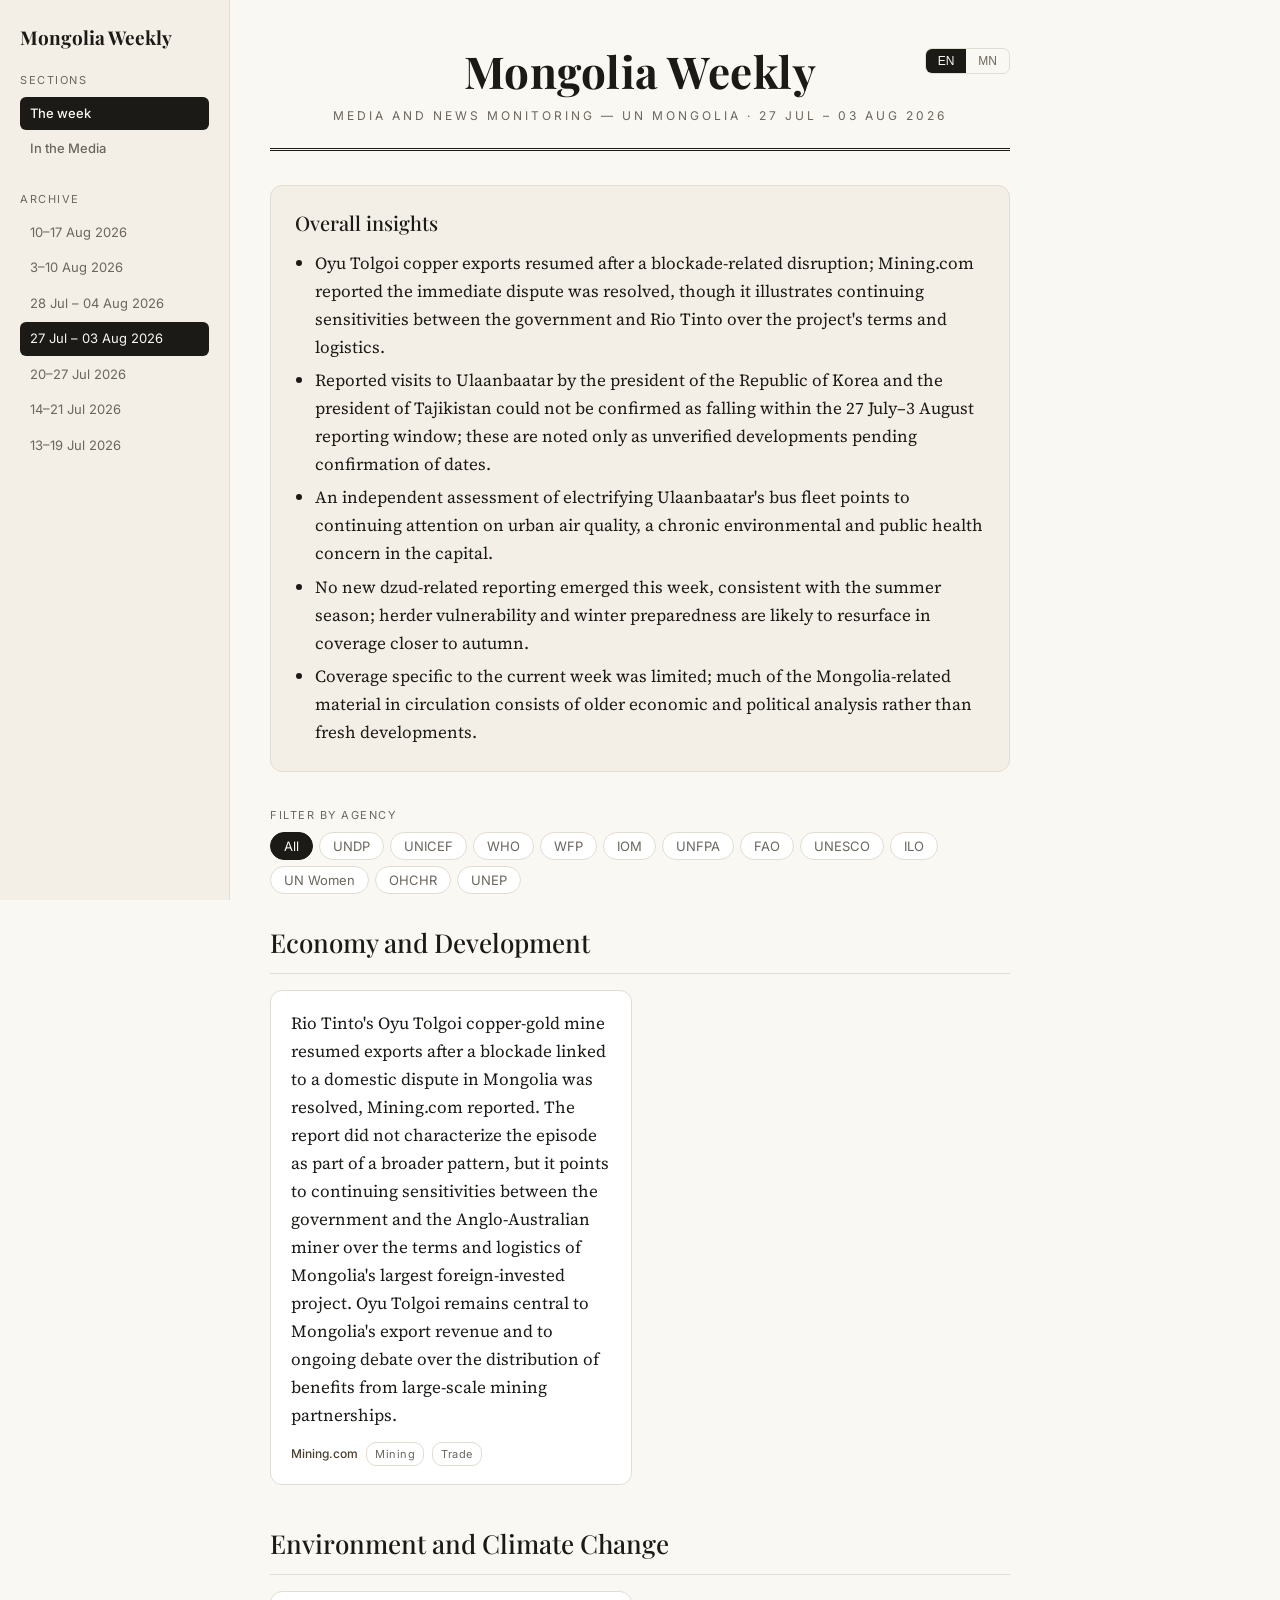
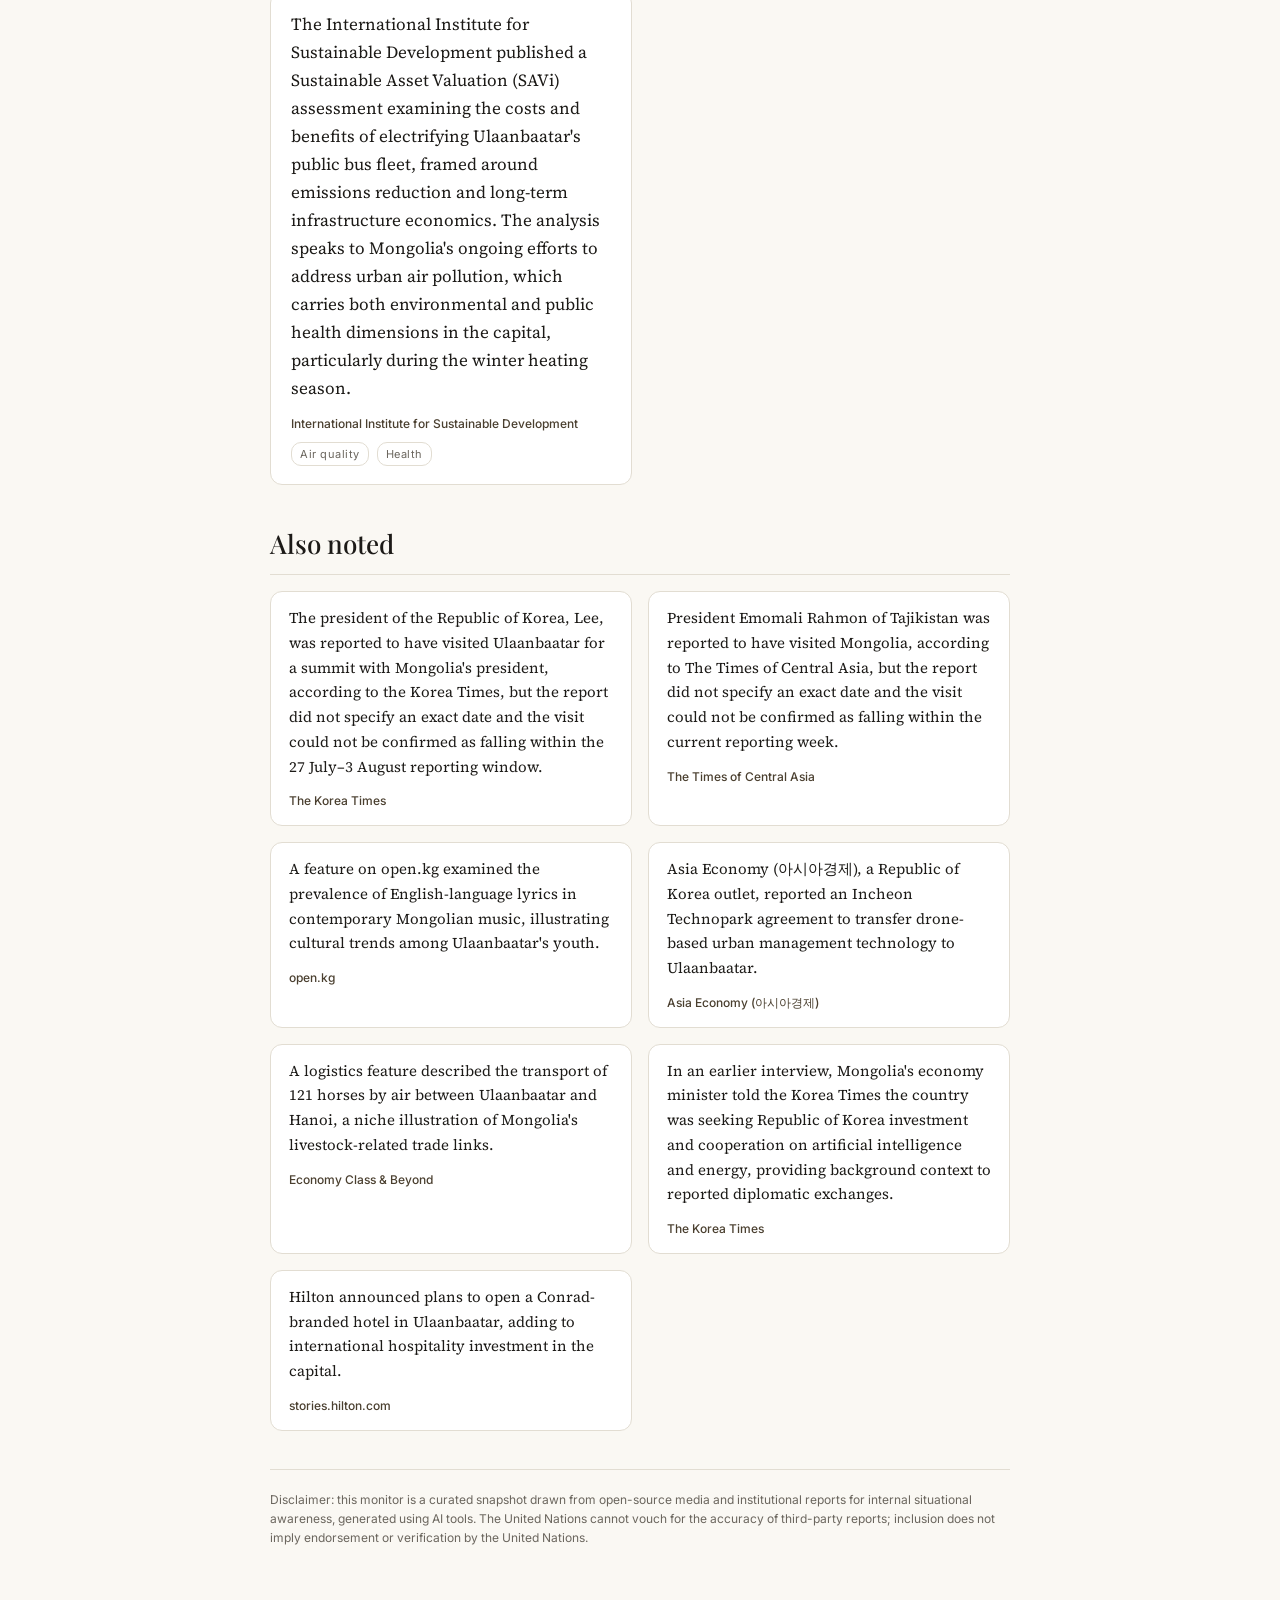
<file: docs/weeks/2026-07-27.html>
<!DOCTYPE html>
<html lang="en">
<head>
<meta charset="utf-8">
<meta name="viewport" content="width=device-width, initial-scale=1">
<title>Mongolia Weekly — 27 Jul – 03 Aug 2026</title>
<link rel="preconnect" href="https://fonts.googleapis.com">
<link rel="preconnect" href="https://fonts.gstatic.com" crossorigin>
<link href="https://fonts.googleapis.com/css2?family=Playfair+Display:wght@500;700&family=Source+Serif+4:opsz,wght@8..60,400;8..60,600&family=Inter:wght@400;500;600&display=swap" rel="stylesheet">
<link rel="stylesheet" href="../style.css">
</head>
<body class="lang-en">

<button id="menu-btn" aria-label="Toggle archive"><span></span><span></span><span></span></button>

<aside id="sidebar">
  <div class="side-brand">Mongolia Weekly</div>

  <div class="side-label"><span class="en">Sections</span><span class="mn">Хэсэг</span></div>
  <nav class="side-nav">
    <a href="../index.html" class="active"><span class="en">The week</span><span class="mn">Долоо хоног</span></a>
    <a href="../media/index.html"><span class="en">In the Media</span><span class="mn">Хэвлэлд</span></a>
  </nav>

  <div class="side-label"><span class="en">Archive</span><span class="mn">Архив</span></div>
  <nav>
    
    <a href="../weeks/2026-08-10.html" class="">10–17 Aug 2026</a>
    
    <a href="../weeks/2026-08-03.html" class="">3–10 Aug 2026</a>
    
    <a href="../weeks/2026-07-28.html" class="">28 Jul – 04 Aug 2026</a>
    
    <a href="../weeks/2026-07-27.html" class="active">27 Jul – 03 Aug 2026</a>
    
    <a href="../weeks/2026-07-20.html" class="">20–27 Jul 2026</a>
    
    <a href="../weeks/2026-07-14.html" class="">14–21 Jul 2026</a>
    
    <a href="../weeks/2026-07-13.html" class="">13–19 Jul 2026</a>
    
  </nav>
</aside>

<main>
  <header class="masthead">
    <div class="lang-toggle" role="group" aria-label="Language">
      <button data-lang="en" class="active">EN</button>
      <button data-lang="mn">MN</button>
    </div>
    <div class="title">Mongolia Weekly</div>
    <div class="tagline">Media and news monitoring — UN Mongolia · 27 Jul – 03 Aug 2026</div>
  </header>

  
  <section class="insights">
    <h2><span class="en">Overall insights</span><span class="mn">Ерөнхий дүгнэлт</span></h2>
    <ul>
      
      <li><span class="en">Oyu Tolgoi copper exports resumed after a blockade-related disruption; Mining.com reported the immediate dispute was resolved, though it illustrates continuing sensitivities between the government and Rio Tinto over the project's terms and logistics.</span><span class="mn">Ойу Толгой-ын зэс экспорт эргүүлэлт хийхтэй холбоотой саад тотрыг нийтээр сүргийлсний дараа сэргээгдэж, Mining.com-ын мэдээлэлээр шууд маргаан шийдвэрлэгдсэн байна. Энэ нь засгийн газраас Rio Tinto-ой хооронд төслийн нөхцөл, логистикийн асуудлаар хэвээр байгаа мэдрэмжийг илэрхийлж байна.</span></li>
      
      <li><span class="en">Reported visits to Ulaanbaatar by the president of the Republic of Korea and the president of Tajikistan could not be confirmed as falling within the 27 July–3 August reporting window; these are noted only as unverified developments pending confirmation of dates.</span><span class="mn">Өмнөд Солонгосын Ерөнхийлөгч, Таджикстаны Ерөнхийлөгчийг Улаанбаатарт зочилсон гэсэн мэдээг 27 сөнөх-3 сагсан мэдээллийн үе дотор баталгаажуулах боломжгүй байна; эдгээр нь огноо баталгаажуулах хүртэл батлагдаагүй өгүүлбэр болгон зөвхөн тэмдэглэгдэж байна.</span></li>
      
      <li><span class="en">An independent assessment of electrifying Ulaanbaatar's bus fleet points to continuing attention on urban air quality, a chronic environmental and public health concern in the capital.</span><span class="mn">Улаанбаатарын автобусны автопаркыг цахилгаанжуулах бие даасан үнэлгээ нь хотын агаарын чанарын асуудлыг улам анхаарал төлүүлсээр байна. Энэ нь нийслэлийн урт хугацааны байгаль орчин болон нийгмийн эрүүлжүүлэх асуудал юм.</span></li>
      
      <li><span class="en">No new dzud-related reporting emerged this week, consistent with the summer season; herder vulnerability and winter preparedness are likely to resurface in coverage closer to autumn.</span><span class="mn">Энэ долоо хоногт зуд-тай холбоотой шинэ мэдээ гарсангүй. Энэ нь зун гацсын өмнөх цаг үеэтэй нийцэж байна. Малчин өрхийн эмзэг байдал, өвлийн бэлтгэл үйл ажиллагаа нь намар ойртох тусам мэдээ сараалуулалтад дахин гарна.</span></li>
      
      <li><span class="en">Coverage specific to the current week was limited; much of the Mongolia-related material in circulation consists of older economic and political analysis rather than fresh developments.</span><span class="mn">Сая долоо хоногт хүнээр танигдсан мэдээ хомс байв. Монголтой холбоотой цахим орчинд эргэлдэж байгаа ихэнх материал нь шинэ хөгжилтээс илүүтэй хуучин эдийн засгийн, улс төрийн шинжилгээ материал байв.</span></li>
      
    </ul>
  </section>
  

  <section class="filter">
    <span class="filter-label"><span class="en">Filter by agency</span><span class="mn">Байгууллагаар шүүх</span></span>
    <div class="chips">
      <button class="chip active" data-agency="__all">All</button>
      
      <button class="chip" data-agency="UNDP">UNDP</button>
      
      <button class="chip" data-agency="UNICEF">UNICEF</button>
      
      <button class="chip" data-agency="WHO">WHO</button>
      
      <button class="chip" data-agency="WFP">WFP</button>
      
      <button class="chip" data-agency="IOM">IOM</button>
      
      <button class="chip" data-agency="UNFPA">UNFPA</button>
      
      <button class="chip" data-agency="FAO">FAO</button>
      
      <button class="chip" data-agency="UNESCO">UNESCO</button>
      
      <button class="chip" data-agency="ILO">ILO</button>
      
      <button class="chip" data-agency="UN Women">UN Women</button>
      
      <button class="chip" data-agency="OHCHR">OHCHR</button>
      
      <button class="chip" data-agency="UNEP">UNEP</button>
      
    </div>
  </section>

  
  <section class="theme" data-theme>
    <h3 class="theme-head"><span class="en">Economy and Development</span><span class="mn">Эдийн засаг ба хөгжил</span></h3>
    <div class="cards">
      
      <article class="card" data-agencies="">
        <p><span class="en">Rio Tinto's Oyu Tolgoi copper-gold mine resumed exports after a blockade linked to a domestic dispute in Mongolia was resolved, Mining.com reported. The report did not characterize the episode as part of a broader pattern, but it points to continuing sensitivities between the government and the Anglo-Australian miner over the terms and logistics of Mongolia's largest foreign-invested project. Oyu Tolgoi remains central to Mongolia's export revenue and to ongoing debate over the distribution of benefits from large-scale mining partnerships.</span><span class="mn">Rio Tinto-ын Ойу Толгойн зэс-алтын уурхай Монголын дотоод маргааны дараа байгуулсан эргүүлэлтийн дараа экспортыг сэргээгдэж, Mining.com мэдээлэл өгөв. Мэдээлэл энэ хэпизодыг өргөн хэмжээний хүрээнд гэхэд характержүүлээгүй ч, засгийн газраас Англи-Австралийн малтмалын компани Rio Tinto-ой хооронд Монголын хамгийн томоохон гадаадын хөрөнгө оруулалтын төслийн нөхцөл, логистикийн асуудлаар хэвээр байгаа мэдрэмжийг илэрхийлж байна. Ойу Толгой нь Монголын экспортын орлого, томоохон уурхайн хамтын ажиллагаанаас ашиг хуваарилалтын талаарх эргэлзүүлэлтэй үргэлжилж байна.</span></p>
        <div class="card-foot">
          <a href="https://news.google.com/rss/articles/CBMijgFBVV95cUxPNzZoY0czMzM0MzM1ZUl1V1Zwa3plcmpiS1BIZFpoODFJcUdGblp0Wnlsdzh0ejFzU3NRTTZFLTdfX2hHRndFOWQtVU5zSFhjNXRNZkFNLXp6V2NLMmpyNFFSSEd4ckJqamhBMWZYek4zTjdocnZ1cHJ6dUI4UExWQkxmYkZxYmJZWVI2dzFR?oc=5" target="_blank" rel="noopener">Mining.com</a>
          
          <span class="tag soft">Mining</span><span class="tag soft">Trade</span>
        </div>
      </article>
      
    </div>
  </section>
  
  <section class="theme" data-theme>
    <h3 class="theme-head"><span class="en">Environment and Climate Change</span><span class="mn">Байгаль орчин ба уур амьсгалын өөрчлөлт</span></h3>
    <div class="cards">
      
      <article class="card" data-agencies="">
        <p><span class="en">The International Institute for Sustainable Development published a Sustainable Asset Valuation (SAVi) assessment examining the costs and benefits of electrifying Ulaanbaatar's public bus fleet, framed around emissions reduction and long-term infrastructure economics. The analysis speaks to Mongolia's ongoing efforts to address urban air pollution, which carries both environmental and public health dimensions in the capital, particularly during the winter heating season.</span><span class="mn">Тогтвортой хөгжлийн арга зүйний олон улсын институт Улаанбаатарын олон нийтийн автобусны автопаркыг цахилгаанжуулах Тогтвортой хөрөнгө үнэлгээний (SAVi) үнэлгээг хэвлүүлэв. Уг үнэлгээ нь ялгаруулалт бууруулах, урт хугацааны суурь ажилтан эдийн засгийн эргэн тойруулагчаар хүрээлүүлэгдсэн байна. Энэ дүн шинжилгээ нь Монголын агаарын бохирдолтай тулалдах үргэлжилсэн хүчин чармайлтыг харуулж байна. Энэ нь нийслэлийн байгаль орчин болон нийгмийн эрүүлжүүлэх хэмжээг илэрхийлж байгаа бөгөөд ялангуяа өвлийн халаалтын цагт эмзэг байна.</span></p>
        <div class="card-foot">
          <a href="https://news.google.com/rss/articles/CBMihgFBVV95cUxQMWU3SlJSeVFvc21oUlVRRjlzVU1MeVpoSGhsUmUwMzJsQ2pDcXgwY2xnb0xDamVSQnUzMlJ1UFQ0TmVYWVQ5Wm55aWhxN1dtX1RHQWFGVzBNTjZXMWFMdm9LZS1UblRPQTBZeHZhR2JTZTZaV3Z4aWp0TjFqSEItLVE1blUyUQ?oc=5" target="_blank" rel="noopener">International Institute for Sustainable Development</a>
          
          <span class="tag soft">Air quality</span><span class="tag soft">Health</span>
        </div>
      </article>
      
    </div>
  </section>
  

  
  <section class="theme also" data-theme>
    <h3 class="theme-head"><span class="en">Also noted</span><span class="mn">Мөн тэмдэглэх нь</span></h3>
    <div class="cards">
      
      <article class="card slim" data-agencies="">
        <p><span class="en">The president of the Republic of Korea, Lee, was reported to have visited Ulaanbaatar for a summit with Mongolia's president, according to the Korea Times, but the report did not specify an exact date and the visit could not be confirmed as falling within the 27 July–3 August reporting window.</span><span class="mn">Өмнөд Солонгосын Ерөнхийлөгч Ли Монголын Ерөнхийлөгчтэй уулзахаар Улаанбаатарт зочилсон гэсэн мэдээг Korea Times сүүлийн сарын сонин нийтэлсэн. Үнэн хэрэгтээ мэдээ нь яг л огнооны мэдээ өгөөгүй ба уулзалтыг 27 сөнөх-3 сагсан мэдээллийн үед баталгаажуулах боломжгүй байна.</span></p>
        <div class="card-foot">
          <a href="https://news.google.com/rss/articles/[base64]?oc=5" target="_blank" rel="noopener">The Korea Times</a>
        </div>
      </article>
      
      <article class="card slim" data-agencies="">
        <p><span class="en">President Emomali Rahmon of Tajikistan was reported to have visited Mongolia, according to The Times of Central Asia, but the report did not specify an exact date and the visit could not be confirmed as falling within the current reporting week.</span><span class="mn">Таджикстаны Ерөнхийлөгч Эмомали Рахмон Монголыг зочилсон гэсэн мэдээг "The Times of Central Asia" сүүлийн сарын сонин нийтэлсэн. Үнэн хэрэгтээ мэдээ нь яг л огнооны мэдээ өгөөгүй ба уулзалтыг одоогийн мэдээллийн үед баталгаажуулах боломжгүй байна.</span></p>
        <div class="card-foot">
          <a href="https://news.google.com/rss/articles/[base64]?oc=5" target="_blank" rel="noopener">The Times of Central Asia</a>
        </div>
      </article>
      
      <article class="card slim" data-agencies="">
        <p><span class="en">A feature on open.kg examined the prevalence of English-language lyrics in contemporary Mongolian music, illustrating cultural trends among Ulaanbaatar's youth.</span><span class="mn">open.kg нь нийтийн дүүргээр Монголын орчин цагийн хөгжмөөр англи хэлний үгийн давтамж сэдвээр өгүүллэгүй байлаа. Энэ нь Улаанбаатарын залуу үеийн соёлын чиг хандлагыг илэрхийлж байна.</span></p>
        <div class="card-foot">
          <a href="https://news.google.com/rss/articles/[base64]?oc=5" target="_blank" rel="noopener">open.kg</a>
        </div>
      </article>
      
      <article class="card slim" data-agencies="">
        <p><span class="en">Asia Economy (아시아경제), a Republic of Korea outlet, reported an Incheon Technopark agreement to transfer drone-based urban management technology to Ulaanbaatar.</span><span class="mn">Өмнөд Солонгосын мэдээллийн хэрэглээ аж ахуйн ниялтан Asia Economy (아시아경제) Инчхон Технопаркийн Улаанбаатарт дрон ашиглалтын хотын менежментийн технологи шилжүүлэх гэрээний талаар мэдээлэл өгнө.</span></p>
        <div class="card-foot">
          <a href="https://news.google.com/rss/articles/CBMiZEFVX3lxTE1wWWtSczFTVmVaWUpDcV9uRWR6ekthRTNTdW83czRFZ3ZZY0JuNlliVU56NUllcjdIRXNhOGphRDE4QVBSTTU4MkdTMzZybWwzQll1ZnphOTJOTVI0R0p5ZEszOTg?oc=5" target="_blank" rel="noopener">Asia Economy (아시아경제)</a>
        </div>
      </article>
      
      <article class="card slim" data-agencies="">
        <p><span class="en">A logistics feature described the transport of 121 horses by air between Ulaanbaatar and Hanoi, a niche illustration of Mongolia's livestock-related trade links.</span><span class="mn">Нэгэн логистикийн өгүүлэл Улаанбаатараас Ханой хүртэл нүүрстөрөгч үнээр 121 морины нислэгийг дүрсэлсэн байна. Энэ нь Монголын мал эмнэлгийн худалдааны холбоостой холбоотой нюхэвч үзэл юм.</span></p>
        <div class="card-foot">
          <a href="https://news.google.com/rss/articles/[base64]?oc=5" target="_blank" rel="noopener">Economy Class & Beyond</a>
        </div>
      </article>
      
      <article class="card slim" data-agencies="">
        <p><span class="en">In an earlier interview, Mongolia's economy minister told the Korea Times the country was seeking Republic of Korea investment and cooperation on artificial intelligence and energy, providing background context to reported diplomatic exchanges.</span><span class="mn">Монголын эдийн засгийн сайд сүүлийн сарын сонины Korea Times-д өмнөд Солонгостой хоорондын хамтын ажиллагаа болон хиймэл ухаан, энергийн салбарын хөрөнгө оруулалтыг эрэлхийлэх явдлаар өмнөх уулзалтын үеэр мэдээлэл өгсөн байна. Энэ нь дипломат харилцааны мэдээлэлд арын үзэл суурь үзэхүүлж байна.</span></p>
        <div class="card-foot">
          <a href="https://news.google.com/rss/articles/[base64]?oc=5" target="_blank" rel="noopener">The Korea Times</a>
        </div>
      </article>
      
      <article class="card slim" data-agencies="">
        <p><span class="en">Hilton announced plans to open a Conrad-branded hotel in Ulaanbaatar, adding to international hospitality investment in the capital.</span><span class="mn">Hilton Улаанбаатарт Conrad брэндийн зочид буудлын төлөвлөгөө зарлаж байгаа нь нийслэлийн олон улсын зочид буудлын салбарт хөрөнгө оруулалт өгөж байна.</span></p>
        <div class="card-foot">
          <a href="https://news.google.com/rss/articles/[base64]?oc=5" target="_blank" rel="noopener">stories.hilton.com</a>
        </div>
      </article>
      
    </div>
  </section>
  

  <footer class="disclaimer">
    <span class="en">Disclaimer: this monitor is a curated snapshot drawn from open-source media and institutional reports for internal situational awareness, generated using AI tools. The United Nations cannot vouch for the accuracy of third-party reports; inclusion does not imply endorsement or verification by the United Nations.</span>
    <span class="mn">Тайлбар: энэхүү тойм нь нээлттэй эх сурвалжийн мэдээлэлд тулгуурлан хиймэл оюун ухааны хэрэгсэл ашиглан бэлтгэсэн дотоод хэрэглээний танилцуулга юм. НҮБ гуравдагч талын мэдээллийн үнэн зөвийг баталгаажуулахгүй.</span>
  </footer>
</main>

<script src="../app.js"></script>
</body>
</html>
</file>
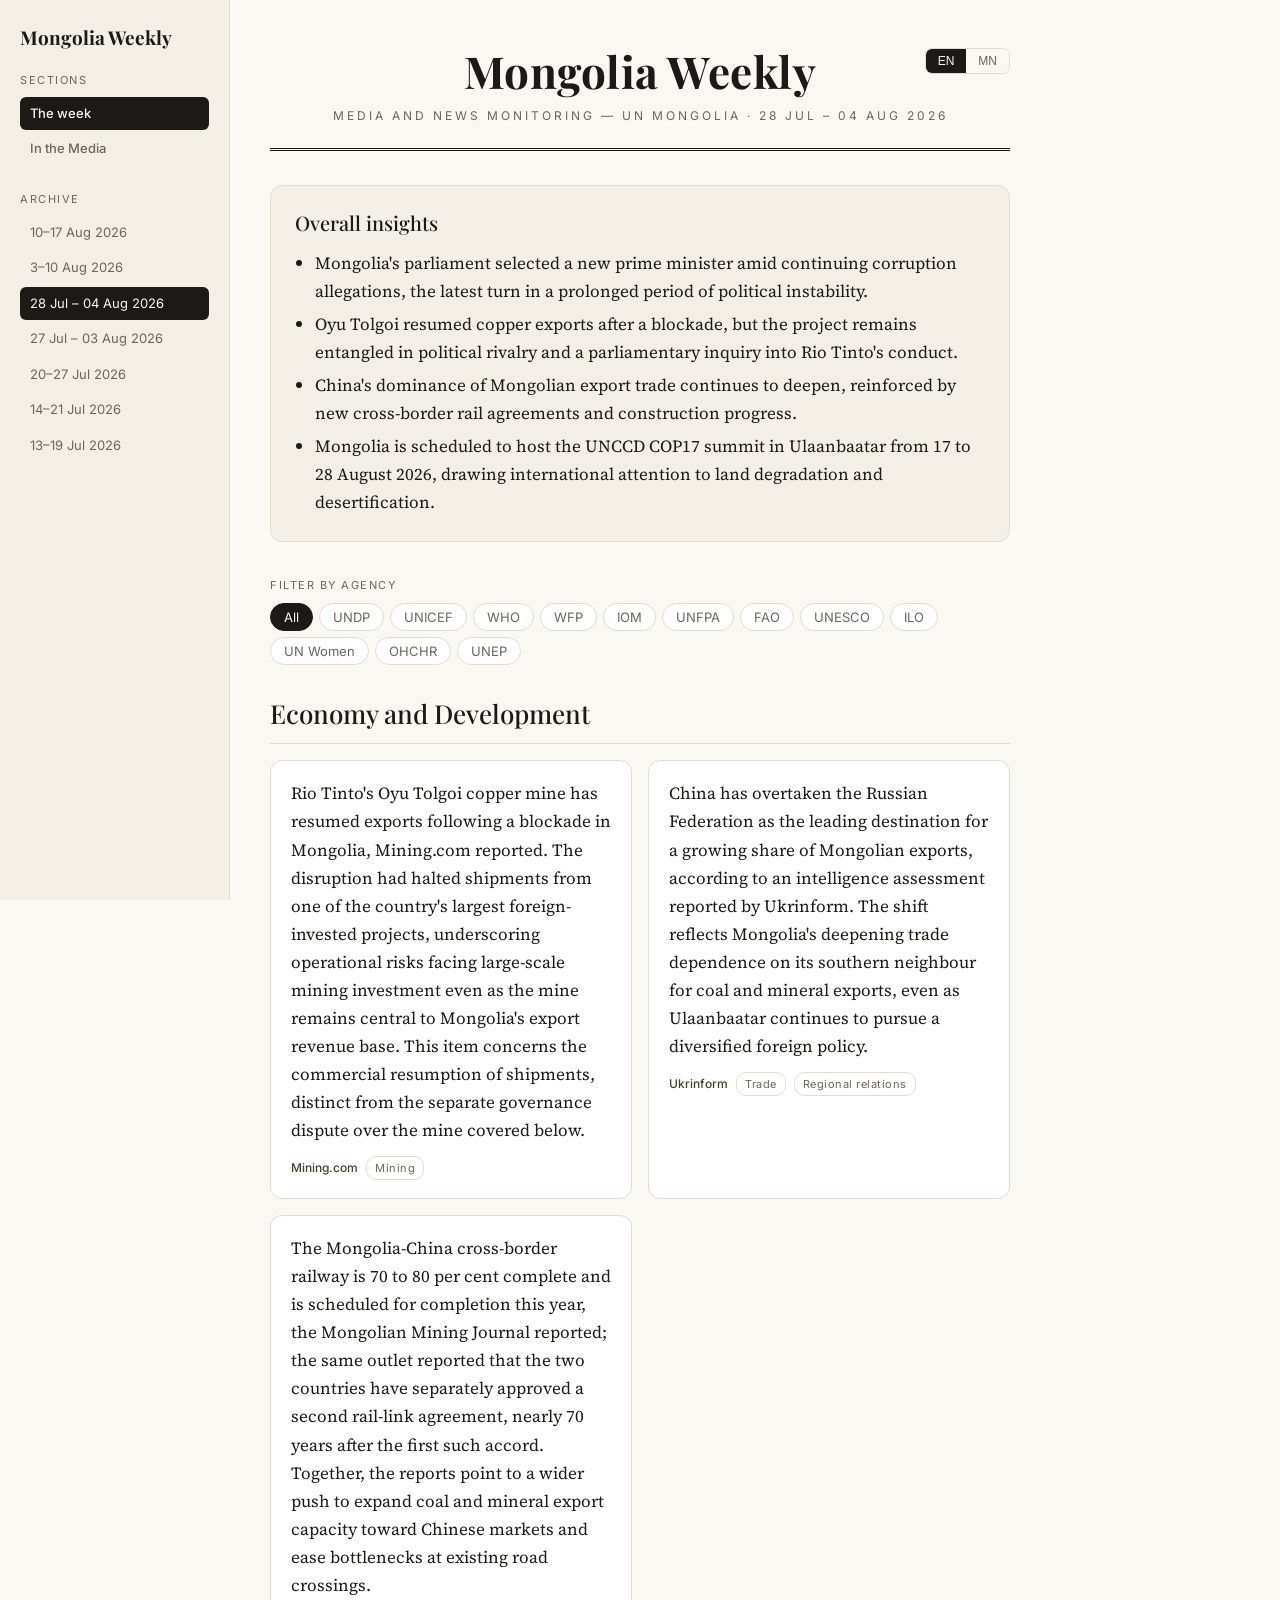
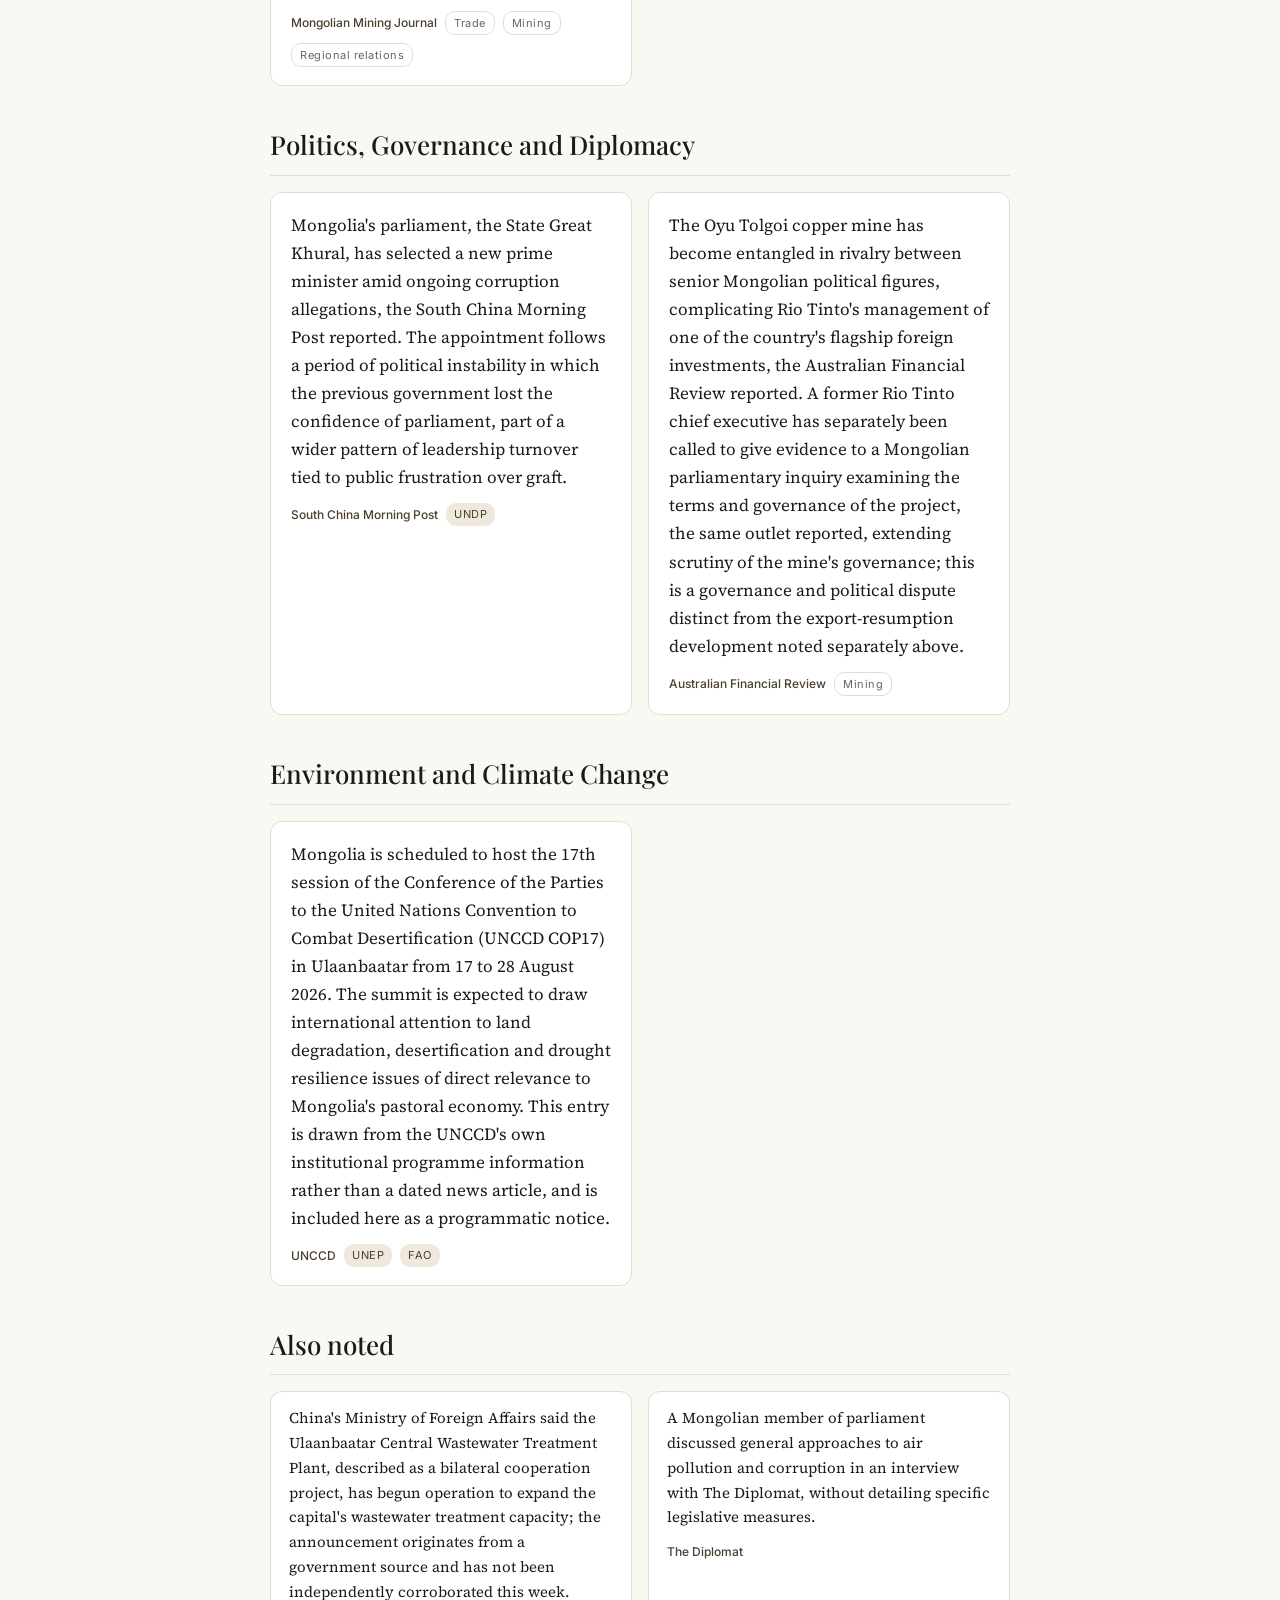
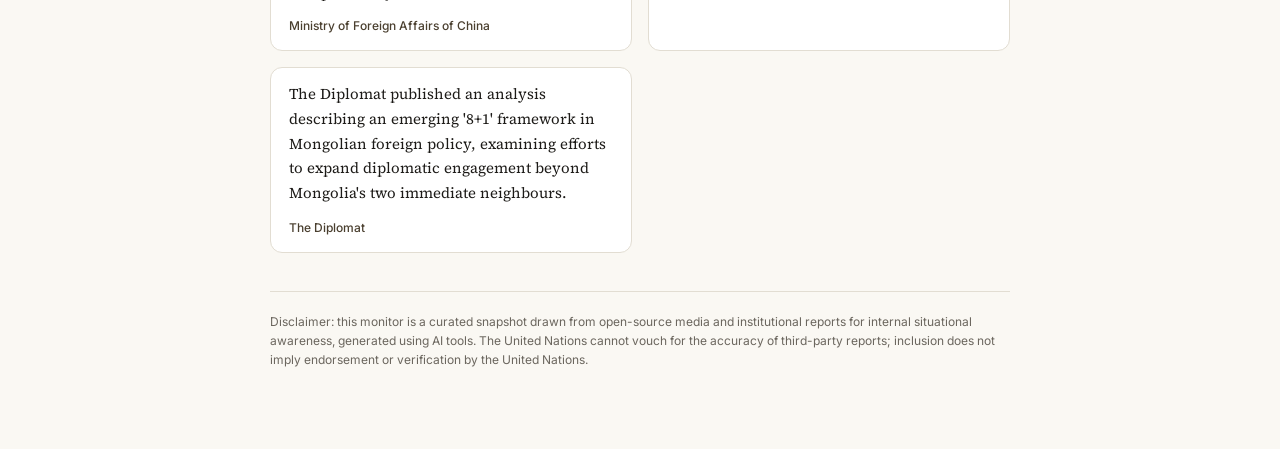
<file: docs/weeks/2026-07-28.html>
<!DOCTYPE html>
<html lang="en">
<head>
<meta charset="utf-8">
<meta name="viewport" content="width=device-width, initial-scale=1">
<title>Mongolia Weekly — 28 Jul – 04 Aug 2026</title>
<link rel="preconnect" href="https://fonts.googleapis.com">
<link rel="preconnect" href="https://fonts.gstatic.com" crossorigin>
<link href="https://fonts.googleapis.com/css2?family=Playfair+Display:wght@500;700&family=Source+Serif+4:opsz,wght@8..60,400;8..60,600&family=Inter:wght@400;500;600&display=swap" rel="stylesheet">
<link rel="stylesheet" href="../style.css">
</head>
<body class="lang-en">

<button id="menu-btn" aria-label="Toggle archive"><span></span><span></span><span></span></button>

<aside id="sidebar">
  <div class="side-brand">Mongolia Weekly</div>

  <div class="side-label"><span class="en">Sections</span><span class="mn">Хэсэг</span></div>
  <nav class="side-nav">
    <a href="../index.html" class="active"><span class="en">The week</span><span class="mn">Долоо хоног</span></a>
    <a href="../media/index.html"><span class="en">In the Media</span><span class="mn">Хэвлэлд</span></a>
  </nav>

  <div class="side-label"><span class="en">Archive</span><span class="mn">Архив</span></div>
  <nav>
    
    <a href="../weeks/2026-08-10.html" class="">10–17 Aug 2026</a>
    
    <a href="../weeks/2026-08-03.html" class="">3–10 Aug 2026</a>
    
    <a href="../weeks/2026-07-28.html" class="active">28 Jul – 04 Aug 2026</a>
    
    <a href="../weeks/2026-07-27.html" class="">27 Jul – 03 Aug 2026</a>
    
    <a href="../weeks/2026-07-20.html" class="">20–27 Jul 2026</a>
    
    <a href="../weeks/2026-07-14.html" class="">14–21 Jul 2026</a>
    
    <a href="../weeks/2026-07-13.html" class="">13–19 Jul 2026</a>
    
  </nav>
</aside>

<main>
  <header class="masthead">
    <div class="lang-toggle" role="group" aria-label="Language">
      <button data-lang="en" class="active">EN</button>
      <button data-lang="mn">MN</button>
    </div>
    <div class="title">Mongolia Weekly</div>
    <div class="tagline">Media and news monitoring — UN Mongolia · 28 Jul – 04 Aug 2026</div>
  </header>

  
  <section class="insights">
    <h2><span class="en">Overall insights</span><span class="mn">Ерөнхий дүгнэлт</span></h2>
    <ul>
      
      <li><span class="en">Mongolia's parliament selected a new prime minister amid continuing corruption allegations, the latest turn in a prolonged period of political instability.</span><span class="mn">Монголын парламент ташаа авалтын үргэлжилсэн үзэгдлүүдийн дунд шинэ сайд сонгон шалгаруулсан бөгөөд энэ нь урт хугацааны улс төрийн тогтворгүй байдлын сүүлийн эргүүлэлт юм.</span></li>
      
      <li><span class="en">Oyu Tolgoi resumed copper exports after a blockade, but the project remains entangled in political rivalry and a parliamentary inquiry into Rio Tinto's conduct.</span><span class="mn">Ойу Толгой медь экспортлохоо сэргээсэн боловч төсөл улс төрийн өрсөлдөөн ба Rio Tinto-гийн үйл ажиллагааны талаархи парламентын шалгалтанд ороосоо байна.</span></li>
      
      <li><span class="en">China's dominance of Mongolian export trade continues to deepen, reinforced by new cross-border rail agreements and construction progress.</span><span class="mn">Монголын экспортын худалдаанд Хятадын аж ахуйн үйл ажиллагааны давамгайлал нь хил дамнасан шинэ төмөр замын гэрээ ба барилгын ажлын урт хугацаагаар гүнзгийрч байна.</span></li>
      
      <li><span class="en">Mongolia is scheduled to host the UNCCD COP17 summit in Ulaanbaatar from 17 to 28 August 2026, drawing international attention to land degradation and desertification.</span><span class="mn">Монголь 2026 оны 8-р сарын 17-28-ны өдрүүдэд Улаанбаатарт UNCCD COP17 дээд хэмжээний уулзалтыг зохион байгуулахаар заасан бөгөөд энэ нь газар доройтох ба цөлжилтийн асуудалд олон улсын анхаарлыг татах болно.</span></li>
      
    </ul>
  </section>
  

  <section class="filter">
    <span class="filter-label"><span class="en">Filter by agency</span><span class="mn">Байгууллагаар шүүх</span></span>
    <div class="chips">
      <button class="chip active" data-agency="__all">All</button>
      
      <button class="chip" data-agency="UNDP">UNDP</button>
      
      <button class="chip" data-agency="UNICEF">UNICEF</button>
      
      <button class="chip" data-agency="WHO">WHO</button>
      
      <button class="chip" data-agency="WFP">WFP</button>
      
      <button class="chip" data-agency="IOM">IOM</button>
      
      <button class="chip" data-agency="UNFPA">UNFPA</button>
      
      <button class="chip" data-agency="FAO">FAO</button>
      
      <button class="chip" data-agency="UNESCO">UNESCO</button>
      
      <button class="chip" data-agency="ILO">ILO</button>
      
      <button class="chip" data-agency="UN Women">UN Women</button>
      
      <button class="chip" data-agency="OHCHR">OHCHR</button>
      
      <button class="chip" data-agency="UNEP">UNEP</button>
      
    </div>
  </section>

  
  <section class="theme" data-theme>
    <h3 class="theme-head"><span class="en">Economy and Development</span><span class="mn">Эдийн засаг ба хөгжил</span></h3>
    <div class="cards">
      
      <article class="card" data-agencies="">
        <p><span class="en">Rio Tinto's Oyu Tolgoi copper mine has resumed exports following a blockade in Mongolia, Mining.com reported. The disruption had halted shipments from one of the country's largest foreign-invested projects, underscoring operational risks facing large-scale mining investment even as the mine remains central to Mongolia's export revenue base. This item concerns the commercial resumption of shipments, distinct from the separate governance dispute over the mine covered below.</span><span class="mn">Rio Tinto-гийн Ойу Толгой медь уурхай Монголын блокадын дараа экспортлохоо сэргээсэн гэж Mining.com мэдээлэв. Энэхүү сөрөг нөлөөлөл улсын хамгийн томоохон гадаад хөрөнгө оруулалттай төслийн нэг ачаа татаас болиулсан нь өргөн хэмжээний уурхайн хөрөнгө оруулалтыг сөргөөр нөлөөлөх үйл ажиллагааны эрсдэлийг харуулж байна. Энэ нь түүнээс доор дурдсан уурхайн засаглалын маргааны ялгаатай торговлын сэргээлтийн тухай бөгөөд алангаа анхаарна уу.</span></p>
        <div class="card-foot">
          <a href="https://news.google.com/rss/articles/CBMijgFBVV95cUxPNzZoY0czMzM0MzM1ZUl1V1Zwa3plcmpiS1BIZFpoODFJcUdGblp0Wnlsdzh0ejFzU3NRTTZFLTdfX2hHRndFOWQtVU5zSFhjNXRNZkFNLXp6V2NLMmpyNFFSSEd4ckJqamhBMWZYek4zTjdocnZ1cHJ6dUI4UExWQkxmYkZxYmJZWVI2dzFR?oc=5" target="_blank" rel="noopener">Mining.com</a>
          
          <span class="tag soft">Mining</span>
        </div>
      </article>
      
      <article class="card" data-agencies="">
        <p><span class="en">China has overtaken the Russian Federation as the leading destination for a growing share of Mongolian exports, according to an intelligence assessment reported by Ukrinform. The shift reflects Mongolia's deepening trade dependence on its southern neighbour for coal and mineral exports, even as Ulaanbaatar continues to pursue a diversified foreign policy.</span><span class="mn">Хятад улс Оросын Холбоо Улсыг Монголын экспортын өсөн нэмэгдэж буй хэмжээний үндсэн оршин сууцаар орлуулсан гэдэг Ukrinform мэдээлсэн аналитик үнэлгээ. Энэхүү өөрчлөлт Улаанбаатар олон талын гадаад бодлогыг үргэлжүүлэн чиглүүлж байгаа ч Монголын түүхий нүүрс ба эрдсийн экспортод өмнөд хөршид үйл ажиллагааны хүрээнд өмнөх хөршүүлэлийн өсөлтийг үзүүлж байна.</span></p>
        <div class="card-foot">
          <a href="https://news.google.com/rss/articles/[base64]?oc=5" target="_blank" rel="noopener">Ukrinform</a>
          
          <span class="tag soft">Trade</span><span class="tag soft">Regional relations</span>
        </div>
      </article>
      
      <article class="card" data-agencies="">
        <p><span class="en">The Mongolia-China cross-border railway is 70 to 80 per cent complete and is scheduled for completion this year, the Mongolian Mining Journal reported; the same outlet reported that the two countries have separately approved a second rail-link agreement, nearly 70 years after the first such accord. Together, the reports point to a wider push to expand coal and mineral export capacity toward Chinese markets and ease bottlenecks at existing road crossings.</span><span class="mn">Монгол-Хятадын хилийн төмөр зам 70-80 хувь бүрэн болсон бөгөөд энэ жилийн төгсгөлд дуусахаар төлөвлөгдсөн гэж Mongolian Mining Journal мэдээлэв. Мөн нэг мөрөөр хоёр улс анхны гэрээнээс бараг 70 жилийн дараа хоёр дахь төмөр замын гэрээг батлуулсан гэж тэр өргөлтүүлсэн. Нийлэлтээрэх үйл ажиллагаанаас эдгээр мэдээлэл нь Хятадын зах руу нүүрс ба эрдсийн экспортын хүчин чадлыг өргөтгөх ба одоо байгаа авто замын боломжуудыг багасгахад ашигладаг өргөн судалгааг харуулж байна.</span></p>
        <div class="card-foot">
          <a href="https://news.google.com/rss/articles/CBMiWkFVX3lxTFBzSjVwX1F0dHdrU2lvTkhzcERhcHBDc1FPRWRWcVh4cWFJb3hiTGdkX2RZeDdZdTVZcmVsR0pReEVLcm5kckFMZ0E5dUJKLWVUcVlndXV2NjRRZw?oc=5" target="_blank" rel="noopener">Mongolian Mining Journal</a>
          
          <span class="tag soft">Trade</span><span class="tag soft">Mining</span><span class="tag soft">Regional relations</span>
        </div>
      </article>
      
    </div>
  </section>
  
  <section class="theme" data-theme>
    <h3 class="theme-head"><span class="en">Politics, Governance and Diplomacy</span><span class="mn">Улс төр, засаглал ба дипломаци</span></h3>
    <div class="cards">
      
      <article class="card" data-agencies="UNDP">
        <p><span class="en">Mongolia's parliament, the State Great Khural, has selected a new prime minister amid ongoing corruption allegations, the South China Morning Post reported. The appointment follows a period of political instability in which the previous government lost the confidence of parliament, part of a wider pattern of leadership turnover tied to public frustration over graft.</span><span class="mn">Монголын парламент болох Төрийн Их Хурал үргэлжилсэн ташаа авалтын үзэгдлүүдийн дунд шинэ сайдыг сонгон шалгаруулсан гэж South China Morning Post мэдээлэв. Энэхүү томилгоо өмнөх засгийн газар парламентийн итгэлийг алдсан үеийн дараа гарсан бөгөөд энэ нь ташаа авалтын дээж өндөр төрийн сэтгэл ухаалгаас шалтгаалсан удирдлагын эргүүлэлтийн үргэлжилсэн хэв маяг юм.</span></p>
        <div class="card-foot">
          <a href="https://news.google.com/rss/articles/[base64]?oc=5" target="_blank" rel="noopener">South China Morning Post</a>
          <span class="tag">UNDP</span>
          
        </div>
      </article>
      
      <article class="card" data-agencies="">
        <p><span class="en">The Oyu Tolgoi copper mine has become entangled in rivalry between senior Mongolian political figures, complicating Rio Tinto's management of one of the country's flagship foreign investments, the Australian Financial Review reported. A former Rio Tinto chief executive has separately been called to give evidence to a Mongolian parliamentary inquiry examining the terms and governance of the project, the same outlet reported, extending scrutiny of the mine's governance; this is a governance and political dispute distinct from the export-resumption development noted separately above.</span><span class="mn">Ойу Толгой медь уурхай Монголын ахлах улс төрийн хүмүүсийн хоорондын өрсөлдөөнд орохоос Rio Tinto-гийн улсын флаг хөрөнгө оруулалтуудын нэгийг удирдан явуулахад цар хүрсэн гэж Australian Financial Review мэдээлэв. Rio Tinto-гийн өмнөх гүйцэтгэх захирал уурхайн нөхцөл ба засаглалын хувьцааг авч үзэх Монголын парламентын шалгалтанд гэрч авах дуудлагыг хүлээсэн бөгөөд ийм үйл ажиллагаа уурхайн засаглалын шалгалтыг сунгасан гэж нэг өргөлтүүлсэн. Энэ нь экспортлохоо сэргээх хөгжлөөс ялгаатай засаглал ба улс төрийн маргаан юм.</span></p>
        <div class="card-foot">
          <a href="https://news.google.com/rss/articles/[base64]?oc=5" target="_blank" rel="noopener">Australian Financial Review</a>
          
          <span class="tag soft">Mining</span>
        </div>
      </article>
      
    </div>
  </section>
  
  <section class="theme" data-theme>
    <h3 class="theme-head"><span class="en">Environment and Climate Change</span><span class="mn">Байгаль орчин ба уур амьсгалын өөрчлөлт</span></h3>
    <div class="cards">
      
      <article class="card" data-agencies="UNEP|FAO">
        <p><span class="en">Mongolia is scheduled to host the 17th session of the Conference of the Parties to the United Nations Convention to Combat Desertification (UNCCD COP17) in Ulaanbaatar from 17 to 28 August 2026. The summit is expected to draw international attention to land degradation, desertification and drought resilience issues of direct relevance to Mongolia's pastoral economy. This entry is drawn from the UNCCD's own institutional programme information rather than a dated news article, and is included here as a programmatic notice.</span><span class="mn">Монголь 2026 оны 8-р сарын 17-28-ны өдөр Улаанбаатарт Нэгдсэн Үндэстний Байгууллагын Цөлжилтийг эсэргүүцэх конвенцийн 17-р сессийн төлөөлөгчдийн бүрэлдэхүүн (UNCCD COP17) хэсэгт оролцохоор төлөвлөгдсөн байна. Энэхүү дээд хэмжээний уулзалт Монголын малаан эдийн засгийн хувьд шууд ач холбогдолтой газар доройтох, цөлжилт, ган үргүүлэх чадварын асуудлуудад олон улсын анхаарлыг татах болно. Энэ оруулга UNCCD-ийн институцийн хөтөлбөрийн мэдээллээс авсан бөгөөд огнооны мэдээлэл биш юм. Үүнийг хөтөлбөрийн мэдэгдэл болгон оруулсан болно.</span></p>
        <div class="card-foot">
          <a href="https://www.unccd.int" target="_blank" rel="noopener">UNCCD</a>
          <span class="tag">UNEP</span><span class="tag">FAO</span>
          
        </div>
      </article>
      
    </div>
  </section>
  

  
  <section class="theme also" data-theme>
    <h3 class="theme-head"><span class="en">Also noted</span><span class="mn">Мөн тэмдэглэх нь</span></h3>
    <div class="cards">
      
      <article class="card slim" data-agencies="UNEP">
        <p><span class="en">China's Ministry of Foreign Affairs said the Ulaanbaatar Central Wastewater Treatment Plant, described as a bilateral cooperation project, has begun operation to expand the capital's wastewater treatment capacity; the announcement originates from a government source and has not been independently corroborated this week.</span><span class="mn">Хятадын гадаад харилцааны яамн Улаанбаатарын төвлөрсөн бохир усны цэвэрлэх үйлдвэр байхугүй хоёр талын хамтын ажиллагааны төслөө нэрлэсэн ажиллагаа эхэлсэн гэж мэдэгдэл хэргүүлэв. Энэхүү мэдэгдэл засгийн гадаад эх сурвалжаас гаралтай ба энэ долоо хоногт бие даасан баталгаатай байгаагүй болно.</span></p>
        <div class="card-foot">
          <a href="https://news.google.com/rss/articles/CBMid0FVX3lxTE82eXBaOS1OTHdDUEM1Sk9fVnVScllMRmtVT3NmY0ZQd1ZsSVVHUzJydDZEajU3TExiSl9XaDFmTkxyMHZUQmlhQWoxZjJtXzUtTFRycUtWanc0NTE1M0FyOF9VZnJISkJZZE5yOW1rb2MwbTl2YzVr?oc=5" target="_blank" rel="noopener">Ministry of Foreign Affairs of China</a>
        </div>
      </article>
      
      <article class="card slim" data-agencies="WHO|UNEP">
        <p><span class="en">A Mongolian member of parliament discussed general approaches to air pollution and corruption in an interview with The Diplomat, without detailing specific legislative measures.</span><span class="mn">Монголын парламентын гишүүн The Diplomat-д агаарын бохирдол ба ташаа авалтын ерөнхий хандлагын талаарх ярилцлагыг сэтгүүлд үзүүлсэн гэсэн хэдий ч тусгай хуульд зохиох арга хэмжээний мэдэгдлийг хийгээгүй байна.</span></p>
        <div class="card-foot">
          <a href="https://news.google.com/rss/articles/[base64]?oc=5" target="_blank" rel="noopener">The Diplomat</a>
        </div>
      </article>
      
      <article class="card slim" data-agencies="">
        <p><span class="en">The Diplomat published an analysis describing an emerging '8+1' framework in Mongolian foreign policy, examining efforts to expand diplomatic engagement beyond Mongolia's two immediate neighbours.</span><span class="mn">The Diplomat Монголын гадаад бодлогын дүүжимч '8+1' хүрээний анализ нийтэлсэн нь Монголын хоёр ойр хөршөөс гальбидсэн дипломат ажиллагаа өргөтгөхийн хүчин чамыг авч үзэв.</span></p>
        <div class="card-foot">
          <a href="https://news.google.com/rss/articles/CBMihwFBVV95cUxOMk5fWUp1OXVRZUMwa1VIaHQyZWFFYTM4RXVQMXp2VDN6QVN1MlJwNWs0N2ZyVmZqLURSUGFsTHdoVFE0c2o2dmwyNzdxOE5VRnVsQ" target="_blank" rel="noopener">The Diplomat</a>
        </div>
      </article>
      
    </div>
  </section>
  

  <footer class="disclaimer">
    <span class="en">Disclaimer: this monitor is a curated snapshot drawn from open-source media and institutional reports for internal situational awareness, generated using AI tools. The United Nations cannot vouch for the accuracy of third-party reports; inclusion does not imply endorsement or verification by the United Nations.</span>
    <span class="mn">Тайлбар: энэхүү тойм нь нээлттэй эх сурвалжийн мэдээлэлд тулгуурлан хиймэл оюун ухааны хэрэгсэл ашиглан бэлтгэсэн дотоод хэрэглээний танилцуулга юм. НҮБ гуравдагч талын мэдээллийн үнэн зөвийг баталгаажуулахгүй.</span>
  </footer>
</main>

<script src="../app.js"></script>
</body>
</html>
</file>
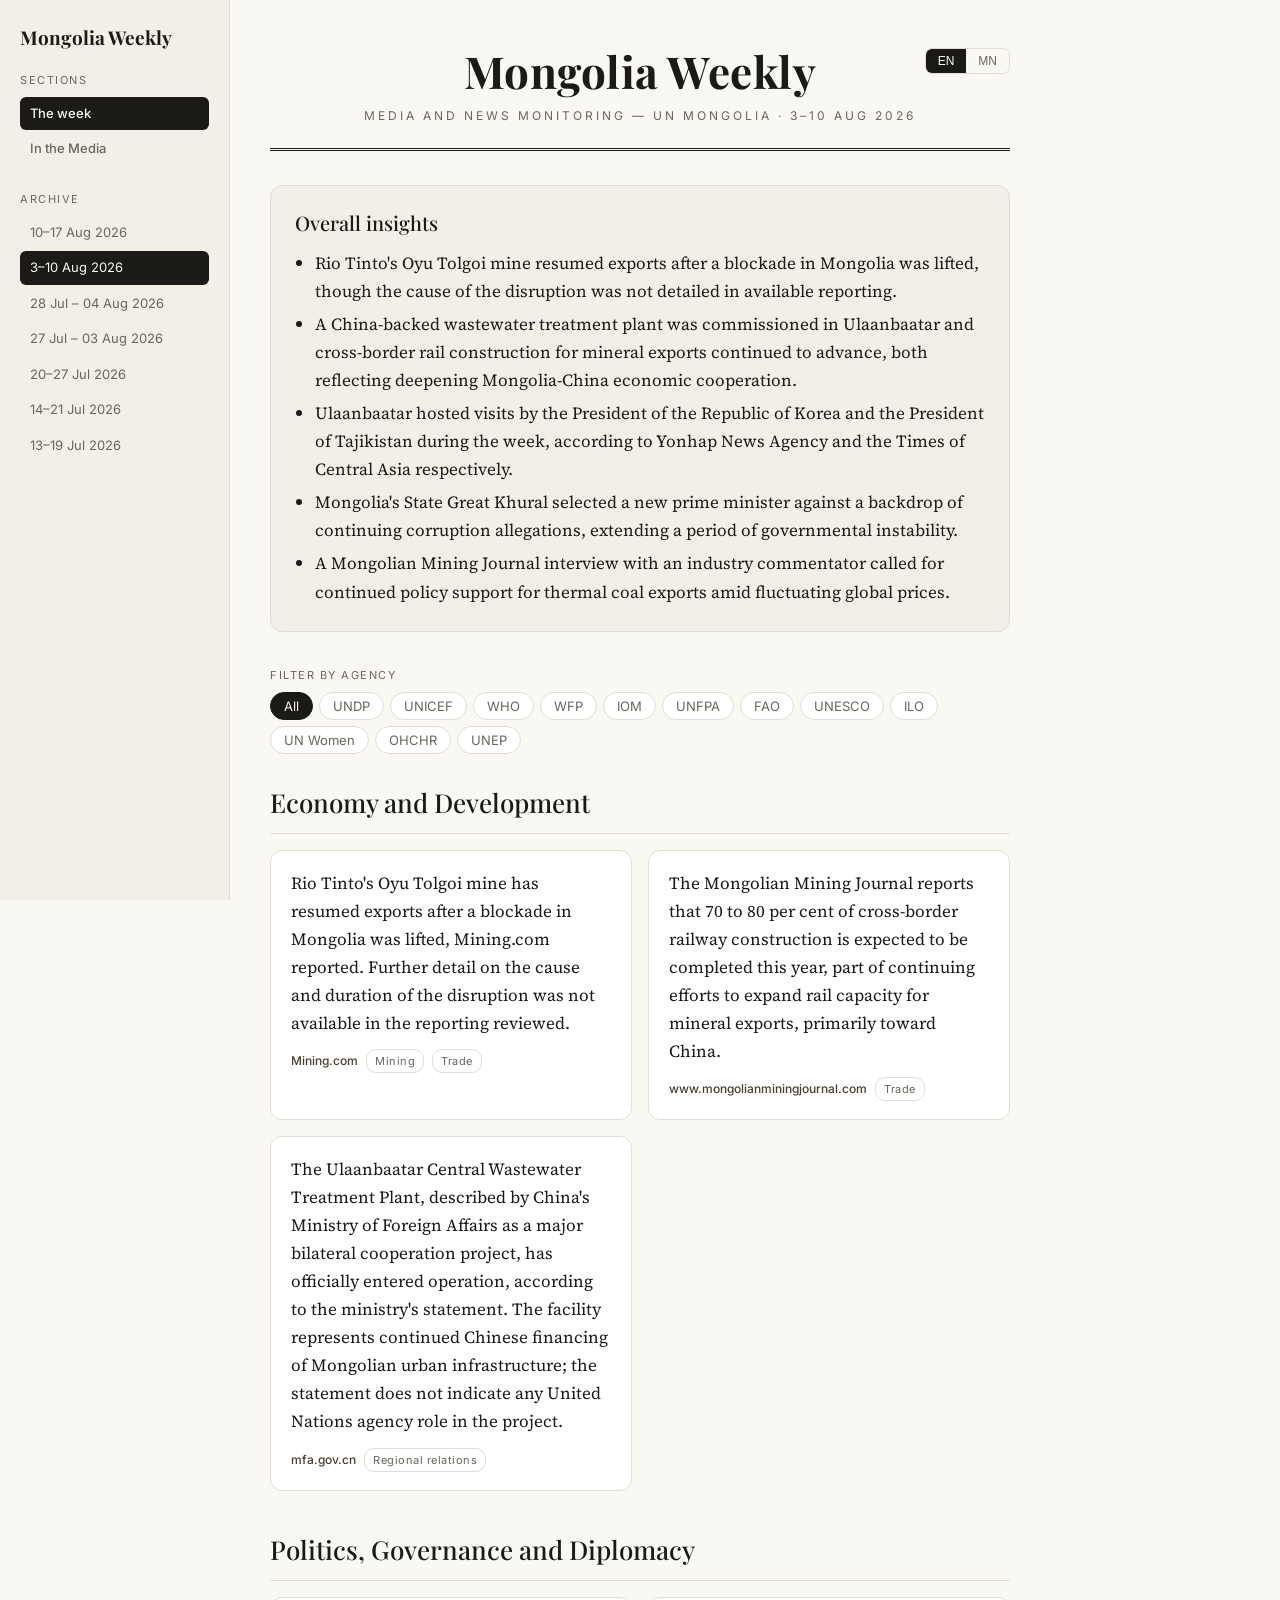
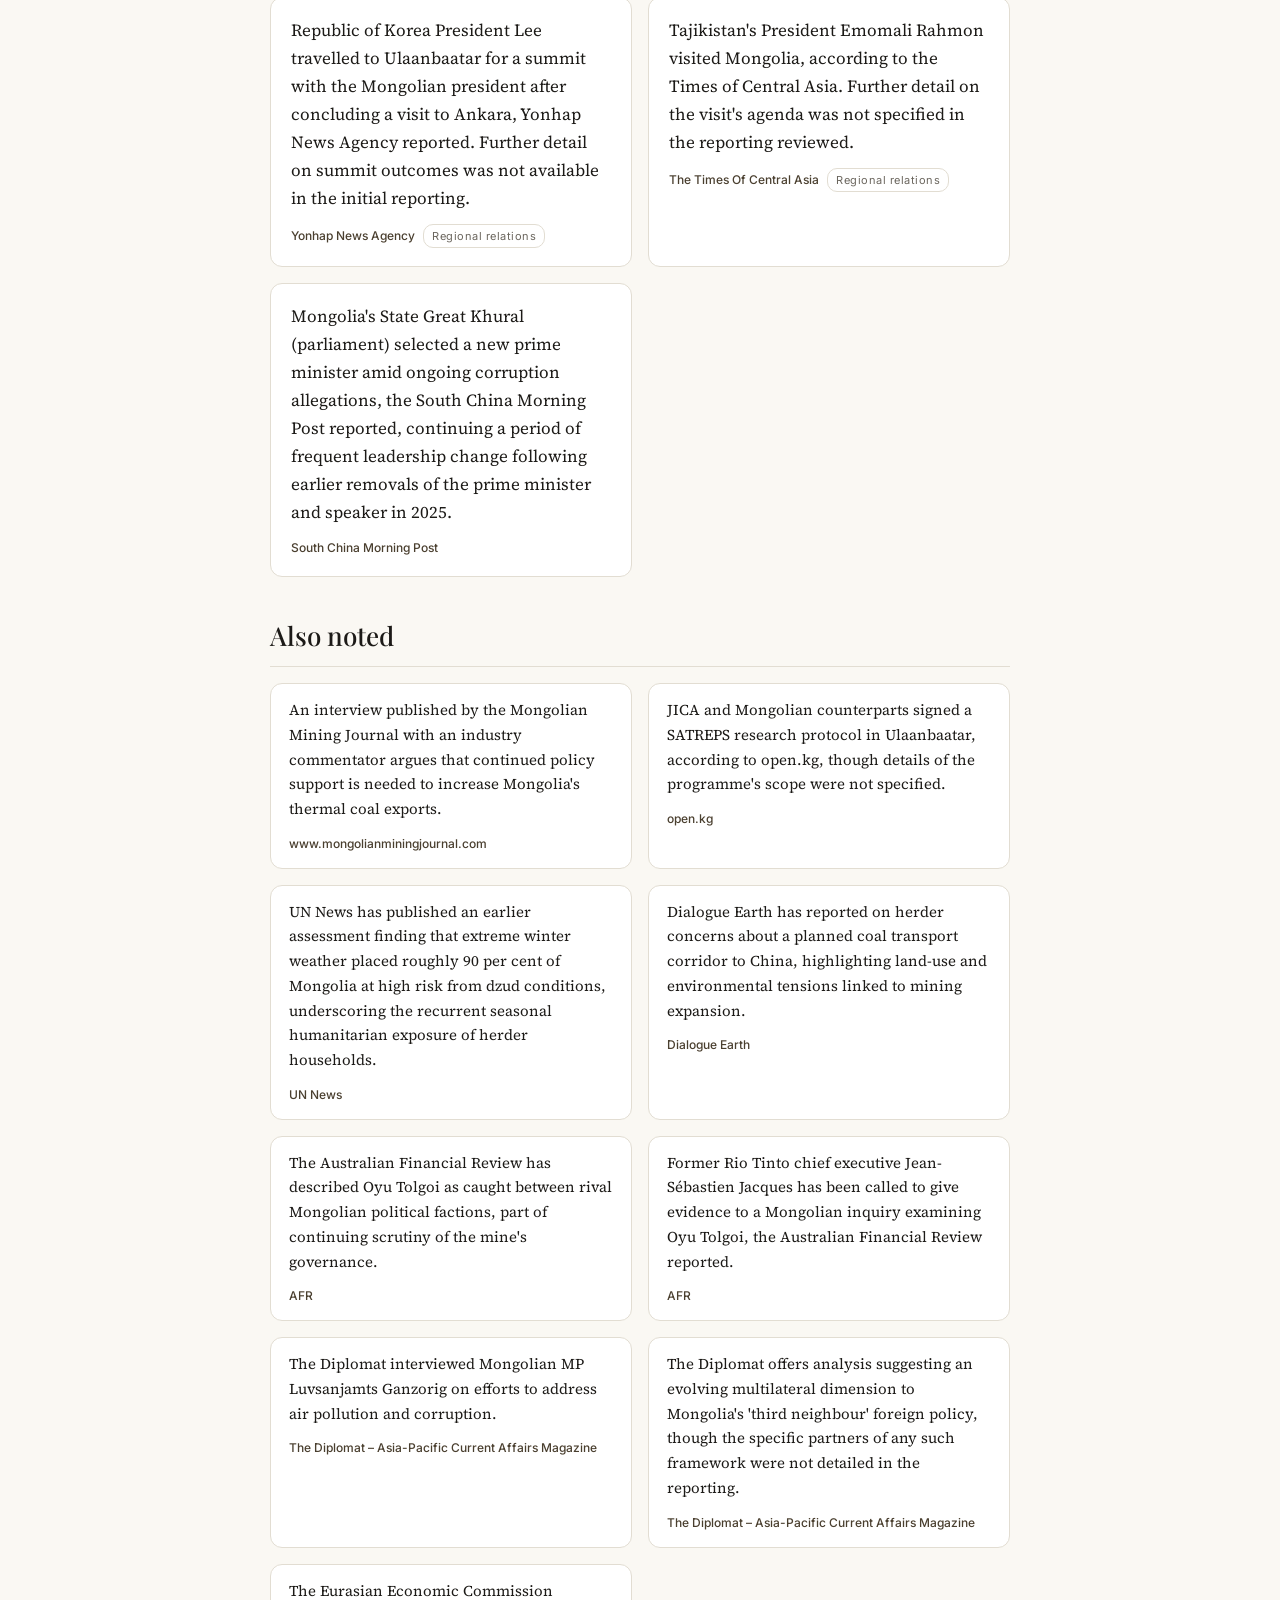
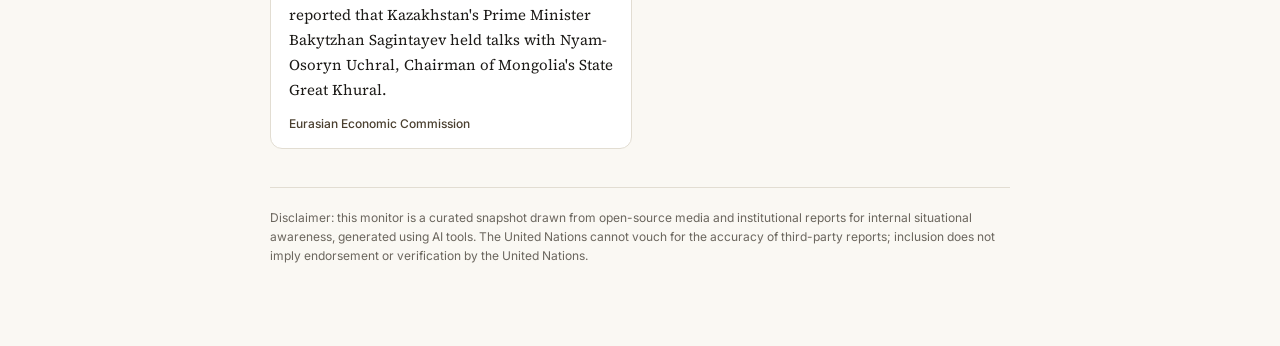
<file: docs/weeks/2026-08-03.html>
<!DOCTYPE html>
<html lang="en">
<head>
<meta charset="utf-8">
<meta name="viewport" content="width=device-width, initial-scale=1">
<title>Mongolia Weekly — 3–10 Aug 2026</title>
<link rel="preconnect" href="https://fonts.googleapis.com">
<link rel="preconnect" href="https://fonts.gstatic.com" crossorigin>
<link href="https://fonts.googleapis.com/css2?family=Playfair+Display:wght@500;700&family=Source+Serif+4:opsz,wght@8..60,400;8..60,600&family=Inter:wght@400;500;600&display=swap" rel="stylesheet">
<link rel="stylesheet" href="../style.css">
</head>
<body class="lang-en">

<button id="menu-btn" aria-label="Toggle archive"><span></span><span></span><span></span></button>

<aside id="sidebar">
  <div class="side-brand">Mongolia Weekly</div>

  <div class="side-label"><span class="en">Sections</span><span class="mn">Хэсэг</span></div>
  <nav class="side-nav">
    <a href="../index.html" class="active"><span class="en">The week</span><span class="mn">Долоо хоног</span></a>
    <a href="../media/index.html"><span class="en">In the Media</span><span class="mn">Хэвлэлд</span></a>
  </nav>

  <div class="side-label"><span class="en">Archive</span><span class="mn">Архив</span></div>
  <nav>
    
    <a href="../weeks/2026-08-10.html" class="">10–17 Aug 2026</a>
    
    <a href="../weeks/2026-08-03.html" class="active">3–10 Aug 2026</a>
    
    <a href="../weeks/2026-07-28.html" class="">28 Jul – 04 Aug 2026</a>
    
    <a href="../weeks/2026-07-27.html" class="">27 Jul – 03 Aug 2026</a>
    
    <a href="../weeks/2026-07-20.html" class="">20–27 Jul 2026</a>
    
    <a href="../weeks/2026-07-14.html" class="">14–21 Jul 2026</a>
    
    <a href="../weeks/2026-07-13.html" class="">13–19 Jul 2026</a>
    
  </nav>
</aside>

<main>
  <header class="masthead">
    <div class="lang-toggle" role="group" aria-label="Language">
      <button data-lang="en" class="active">EN</button>
      <button data-lang="mn">MN</button>
    </div>
    <div class="title">Mongolia Weekly</div>
    <div class="tagline">Media and news monitoring — UN Mongolia · 3–10 Aug 2026</div>
  </header>

  
  <section class="insights">
    <h2><span class="en">Overall insights</span><span class="mn">Ерөнхий дүгнэлт</span></h2>
    <ul>
      
      <li><span class="en">Rio Tinto's Oyu Tolgoi mine resumed exports after a blockade in Mongolia was lifted, though the cause of the disruption was not detailed in available reporting.</span><span class="mn">Rio Tinto-ийн Ойу Толгойн уурхай Монголын цэвэрлэгдсэний дараа нийлүүлэлтийг сэргээжээ, гэхдээ сүүлийн түүхэнд зөрчилдөөний шалтгаан дэлгэрэнгүй байгаагүй байна.</span></li>
      
      <li><span class="en">A China-backed wastewater treatment plant was commissioned in Ulaanbaatar and cross-border rail construction for mineral exports continued to advance, both reflecting deepening Mongolia-China economic cooperation.</span><span class="mn">Хятадын эргүүлэлт авлагатай ус цэвэрлэх үйлдвэрлэл Улаанбаатарт нээгдэж, ашигтай ортын уугуул дам хилийн төмөр замын барилга үргэлжилж байгаа бөгөөд энэ нь Монгол-Хятадын эдийн засгийн хамтын ажиллагааны гүнзгийрлийг харуулж байна.</span></li>
      
      <li><span class="en">Ulaanbaatar hosted visits by the President of the Republic of Korea and the President of Tajikistan during the week, according to Yonhap News Agency and the Times of Central Asia respectively.</span><span class="mn">Улаанбаатар нь Республик Солонгосын Ерөнхийлөгч, Таджикстаны Ерөнхийлөгчийн айлуудыг хүлээн авсан бөгөөд энэ нь Yonhap News Agency болон Times of Central Asia сонинуудаас мэдээлэгдсэн.</span></li>
      
      <li><span class="en">Mongolia's State Great Khural selected a new prime minister against a backdrop of continuing corruption allegations, extending a period of governmental instability.</span><span class="mn">Монголын Төрийн Их Хурал авлигын үл хөндлөлтэй тулгардаг нөхцөлд шинэ сайд олгосон бөгөөд энэ нь засгийн газрын тогтворгүй байдлын үе үргэлжилж байна.</span></li>
      
      <li><span class="en">A Mongolian Mining Journal interview with an industry commentator called for continued policy support for thermal coal exports amid fluctuating global prices.</span><span class="mn">Монголын Уурхайн Сэтгүүл нь салбарын тайлбарлагчтай ярилцлагад дулааны нүүрс экспортыг түлхэн өнцөглөгч бодлогын үргэлжүүлэлтийн хэрэгцээ эсэргүүцэв.</span></li>
      
    </ul>
  </section>
  

  <section class="filter">
    <span class="filter-label"><span class="en">Filter by agency</span><span class="mn">Байгууллагаар шүүх</span></span>
    <div class="chips">
      <button class="chip active" data-agency="__all">All</button>
      
      <button class="chip" data-agency="UNDP">UNDP</button>
      
      <button class="chip" data-agency="UNICEF">UNICEF</button>
      
      <button class="chip" data-agency="WHO">WHO</button>
      
      <button class="chip" data-agency="WFP">WFP</button>
      
      <button class="chip" data-agency="IOM">IOM</button>
      
      <button class="chip" data-agency="UNFPA">UNFPA</button>
      
      <button class="chip" data-agency="FAO">FAO</button>
      
      <button class="chip" data-agency="UNESCO">UNESCO</button>
      
      <button class="chip" data-agency="ILO">ILO</button>
      
      <button class="chip" data-agency="UN Women">UN Women</button>
      
      <button class="chip" data-agency="OHCHR">OHCHR</button>
      
      <button class="chip" data-agency="UNEP">UNEP</button>
      
    </div>
  </section>

  
  <section class="theme" data-theme>
    <h3 class="theme-head"><span class="en">Economy and Development</span><span class="mn">Эдийн засаг ба хөгжил</span></h3>
    <div class="cards">
      
      <article class="card" data-agencies="">
        <p><span class="en">Rio Tinto's Oyu Tolgoi mine has resumed exports after a blockade in Mongolia was lifted, Mining.com reported. Further detail on the cause and duration of the disruption was not available in the reporting reviewed.</span><span class="mn">Rio Tinto-ийн Ойу Толгойн уурхай Монголын цэвэрлэгдсэний дараа нийлүүлэлтийг сэргээжээ гэж Mining.com мэдээлэв. Сүүлийн түүхэнд зөрчилдөөний шалтгаан ба үргэлжлэх хугацааны талаар дэлгэрэнгүй мэдээлэл байхгүй байна.</span></p>
        <div class="card-foot">
          <a href="https://news.google.com/rss/articles/CBMijgFBVV95cUxPNzZoY0czMzM0MzM1ZUl1V1Zwa3plcmpiS1BIZFpoODFJcUdGblp0Wnlsdzh0ejFzU3NRTTZFLTdfX2hHRndFOWQtVU5zSFhjNXRNZkFNLXp6V2NLMmpyNFFSSEd4ckJqamhBMWZYek4zTjdocnZ1cHJ6dUI4UExWQkxmYkZxYmJZWVI2dzFR?oc=5" target="_blank" rel="noopener">Mining.com</a>
          
          <span class="tag soft">Mining</span><span class="tag soft">Trade</span>
        </div>
      </article>
      
      <article class="card" data-agencies="">
        <p><span class="en">The Mongolian Mining Journal reports that 70 to 80 per cent of cross-border railway construction is expected to be completed this year, part of continuing efforts to expand rail capacity for mineral exports, primarily toward China.</span><span class="mn">Монголын Уурхайн Сэтгүүл, дам хилийн төмөр замын барилгын 70-80 хувь энэ жил дуусах гэж мэдээлж байна. Энэ нь гол төлөв Хятад руу чиглэсэн ашигтай ортын нийлүүлэлтийг хөндлөн төмөр замын багтаамжийг өргөжүүлэх үргэлжүүлэлтийн нэг хэсэг юм.</span></p>
        <div class="card-foot">
          <a href="https://news.google.com/rss/articles/CBMiWkFVX3lxTFBzSjVwX1F0dHdrU2lvTkhzcERhcHBDc1FPRWRWcVh4cWFJb3hiTGdkX2RZeDdZdTVZcmVsR0pReEVLcm5kckFMZ0E5dUJKLWVUcVlndXV2NjRRZw?oc=5" target="_blank" rel="noopener">www.mongolianminingjournal.com</a>
          
          <span class="tag soft">Trade</span>
        </div>
      </article>
      
      <article class="card" data-agencies="">
        <p><span class="en">The Ulaanbaatar Central Wastewater Treatment Plant, described by China's Ministry of Foreign Affairs as a major bilateral cooperation project, has officially entered operation, according to the ministry's statement. The facility represents continued Chinese financing of Mongolian urban infrastructure; the statement does not indicate any United Nations agency role in the project.</span><span class="mn">Улаанбаатарын Төв Ус цэвэрлэх үйлдвэрлэлийг Хятадын Гадаад Хэргийн Яамны үнэлэмжээр хосмог төрийн хамтын ажиллагааны томоохон төслийн нэг гэж тодорхойлж байгаа бөгөөд үйлдвэрлэл ажиллуулахаа эхэлсэн гэж яамны мэдэгдлээс мэдэгдэв. Энэ үйлдвэрлэл нь Хятадын Монголын хот суурин дахь дэд бүтцийг эдэлгээгээсний үргэлжүүлэл бөгөөд мэдэгдэл энэ төсөлд Нэгдсэн Үндэстний Байгууллагын агентлагийн ямар нэгэн үүрэг байгаа болохыг дарын мэдээлээгүй байна.</span></p>
        <div class="card-foot">
          <a href="https://news.google.com/rss/articles/CBMid0FVX3lxTE82eXBaOS1OTHdDUEM1Sk9fVnVScllMRmtVT3NmY0ZQd1ZsSVVHUzJydDZEajU3TExiSl9XaDFmTkxyMHZUQmlhQWoxZjJtXzUtTFRycUtWanc0NTE1M0FyOF9VZnJISkJZZE5yOW1rb2MwbTl2YzVr?oc=5" target="_blank" rel="noopener">mfa.gov.cn</a>
          
          <span class="tag soft">Regional relations</span>
        </div>
      </article>
      
    </div>
  </section>
  
  <section class="theme" data-theme>
    <h3 class="theme-head"><span class="en">Politics, Governance and Diplomacy</span><span class="mn">Улс төр, засаг захирга ба дипломатич</span></h3>
    <div class="cards">
      
      <article class="card" data-agencies="">
        <p><span class="en">Republic of Korea President Lee travelled to Ulaanbaatar for a summit with the Mongolian president after concluding a visit to Ankara, Yonhap News Agency reported. Further detail on summit outcomes was not available in the initial reporting.</span><span class="mn">Республик Солонгосын Ерөнхийлөгч Lee нь Анкара хотоос яваа аялалаа төгсөж Улаанбаатарт ирж Монголын Ерөнхийлөгчтэй төвлөрлийн уулзалт хийж байсан гэж Yonhap News Agency мэдээлэв. Төвлөрлийн үр дүнгийн талаар эхний мэдээлэлд дэлгэрэнгүй мэдээлэл байхгүй байна.</span></p>
        <div class="card-foot">
          <a href="https://news.google.com/rss/articles/CBMiWkFVX3lxTE82TDRfUHRXZ0pjenVpSWlpb0VNdThmOVNabWc5aUFVREpfRXJQbGZ2ZUE3emx1d1FpczBCUG9LQzBqMjB4OFRfbnpJNXVtUHVPWFRXUFo4TDlWQQ?oc=5" target="_blank" rel="noopener">Yonhap News Agency</a>
          
          <span class="tag soft">Regional relations</span>
        </div>
      </article>
      
      <article class="card" data-agencies="">
        <p><span class="en">Tajikistan's President Emomali Rahmon visited Mongolia, according to the Times of Central Asia. Further detail on the visit's agenda was not specified in the reporting reviewed.</span><span class="mn">Таджикстаны Ерөнхийлөгч Эмомали Рахмон Монголд айлчилсан гэж Times of Central Asia мэдээлэв. Айлчлалын зарлагын талаар авч үзсэн мэдээлэлд бүрэн дээр дэлгэрэнгүй байгаагүй байна.</span></p>
        <div class="card-foot">
          <a href="https://news.google.com/rss/articles/[base64]?oc=5" target="_blank" rel="noopener">The Times Of Central Asia</a>
          
          <span class="tag soft">Regional relations</span>
        </div>
      </article>
      
      <article class="card" data-agencies="">
        <p><span class="en">Mongolia's State Great Khural (parliament) selected a new prime minister amid ongoing corruption allegations, the South China Morning Post reported, continuing a period of frequent leadership change following earlier removals of the prime minister and speaker in 2025.</span><span class="mn">Монголын Төрийн Их Хурал авлигын үл хөндлөлтэй тулгардаг нөхцөлд шинэ сайдыг сонгосон гэж South China Morning Post мэдээлэв. Энэ нь 2025 онд Сайд, Спикер эргүүлэгдсэний дараа эрт сэлүүлэн удирдагчдыг өөрчлөх үе үргэлжилж байна.</span></p>
        <div class="card-foot">
          <a href="https://news.google.com/rss/articles/[base64]?oc=5" target="_blank" rel="noopener">South China Morning Post</a>
          
          
        </div>
      </article>
      
    </div>
  </section>
  

  
  <section class="theme also" data-theme>
    <h3 class="theme-head"><span class="en">Also noted</span><span class="mn">Мөн тэмдэглэх нь</span></h3>
    <div class="cards">
      
      <article class="card slim" data-agencies="">
        <p><span class="en">An interview published by the Mongolian Mining Journal with an industry commentator argues that continued policy support is needed to increase Mongolia's thermal coal exports.</span><span class="mn">Монголын Уурхайн Сэтгүүлд нийтлэгдсэн ярилцлагад салбарын тайлбарлагч Монголын дулааны нүүрс экспортыг нэмэгдүүлэхийн тулд үргэлжүүлэн бодлогын дэмжлэгийг хэрэгцээтэй гэж үзэж байна.</span></p>
        <div class="card-foot">
          <a href="https://news.google.com/rss/articles/CBMiWkFVX3lxTE9FVkZLdkZDY1drTThQYlp6UUVDbWpQeWlncDlCbjdoeTJfNDZCTHVhQjhPVDcxbm5ZanpsZkt3N1hOa1JmUG1MWUJhclE0T2hQY2FtTFRDb0hLQQ?oc=5" target="_blank" rel="noopener">www.mongolianminingjournal.com</a>
        </div>
      </article>
      
      <article class="card slim" data-agencies="UNESCO">
        <p><span class="en">JICA and Mongolian counterparts signed a SATREPS research protocol in Ulaanbaatar, according to open.kg, though details of the programme's scope were not specified.</span><span class="mn">JICA болон Монголын түнш байгууллагууд Улаанбаатарт SATREPS судалгааны протоколд гарын үсэг зурсан гэж open.kg мэдээлэв. Гэхдээ хөтөлбөрийн хүрээний дэлгэрэнгүй мэдээлэл байгаагүй байна.</span></p>
        <div class="card-foot">
          <a href="https://news.google.com/rss/articles/[base64]?oc=5" target="_blank" rel="noopener">open.kg</a>
        </div>
      </article>
      
      <article class="card slim" data-agencies="WFP|FAO">
        <p><span class="en">UN News has published an earlier assessment finding that extreme winter weather placed roughly 90 per cent of Mongolia at high risk from dzud conditions, underscoring the recurrent seasonal humanitarian exposure of herder households.</span><span class="mn">НҮБ-ын мэдээ нь хэм хэмжээгүй өндөр цаг агаарын нөхцөл нь Монголын ойролцоогоор 90 хувийг зүдийн өндөр эрсдэлтэй болгосон гэх үнэлгээг нийтэлсэн бөгөөд энэ нь малчин өрхүүдийн улирлын нөхцөл байдлаас үүдсэн хүмүүнлэгийн тусламжийн эрсдэлийг дахин таталдаг юм.</span></p>
        <div class="card-foot">
          <a href="https://news.google.com/rss/articles/CBMiV0FVX3lxTFBPblB6VUdpempaOXRfem0wVmhqeEo4OTJiZ21Va1I4YTI5R1ZpOWlya0pWT1lWckE4M3ViX3RNd3k4SXlfNnhqUUlqamZyRzZCakt2REc0OA?oc=5" target="_blank" rel="noopener">UN News</a>
        </div>
      </article>
      
      <article class="card slim" data-agencies="UNEP">
        <p><span class="en">Dialogue Earth has reported on herder concerns about a planned coal transport corridor to China, highlighting land-use and environmental tensions linked to mining expansion.</span><span class="mn">Dialogue Earth нь Хятад руу чиглэсэн нүүрс тээвэрлэх коридоры ойлгоход малчдын санаалас мэдээлсэн бөгөөд уурхайн өргөжүүлэлттэй холбоотой газрын ашиглалт, орчны нөхцөл байдлын харшилыг онцолжээ.</span></p>
        <div class="card-foot">
          <a href="https://news.google.com/rss/articles/CBMijAFBVV95cUxOZFM0d0lycTRJN0pqclBSLTBqTm9jdzhSUUV1S3RwTmZHandKRmcxYjBVUDlnSElQdDRydmJVbWRLYVlUTWpRdDhvVTlMT3VQd1VwWHdYaVRQWThMdG44eFQ3V3dDRkkxZFhQRG5pelpqLUpqSFhHUHBFcHdOaUtSbXJTT1hQTWdnZTFYLQ?oc=5" target="_blank" rel="noopener">Dialogue Earth</a>
        </div>
      </article>
      
      <article class="card slim" data-agencies="">
        <p><span class="en">The Australian Financial Review has described Oyu Tolgoi as caught between rival Mongolian political factions, part of continuing scrutiny of the mine's governance.</span><span class="mn">Australian Financial Review нь Ойу Толгойг Монголын өрсөлдөж буй улс төрийн фракц хоёрын хооронд тулгарч байгаа гэж тодорхойлсон бөгөөд энэ нь уурхайн засаглалын дээжийн үргэлжүүлэлт юм.</span></p>
        <div class="card-foot">
          <a href="https://news.google.com/rss/articles/[base64]?oc=5" target="_blank" rel="noopener">AFR</a>
        </div>
      </article>
      
      <article class="card slim" data-agencies="">
        <p><span class="en">Former Rio Tinto chief executive Jean-Sébastien Jacques has been called to give evidence to a Mongolian inquiry examining Oyu Tolgoi, the Australian Financial Review reported.</span><span class="mn">Rio Tinto-ийн өмнөх гүйцэтгэх захирал Жан-Себастьян Жак Ойу Толгойг шинжэх Монголын нenquiry хүлээлтэнд хэлэлцүүлэхээр дуудагдсан гэж Australian Financial Review мэдээлэв.</span></p>
        <div class="card-foot">
          <a href="https://news.google.com/rss/articles/[base64]?oc=5" target="_blank" rel="noopener">AFR</a>
        </div>
      </article>
      
      <article class="card slim" data-agencies="UNEP">
        <p><span class="en">The Diplomat interviewed Mongolian MP Luvsanjamts Ganzorig on efforts to address air pollution and corruption.</span><span class="mn">The Diplomat нь Монголын Их Хурлын гишүүн Лувсанжамц Ганзориг агаарын бохирдол ба авлигыг шийдвэрлэхэд гарсан хүчин чармайлтын талаар ярилцлаж байна.</span></p>
        <div class="card-foot">
          <a href="https://news.google.com/rss/articles/[base64]?oc=5" target="_blank" rel="noopener">The Diplomat – Asia-Pacific Current Affairs Magazine</a>
        </div>
      </article>
      
      <article class="card slim" data-agencies="">
        <p><span class="en">The Diplomat offers analysis suggesting an evolving multilateral dimension to Mongolia's 'third neighbour' foreign policy, though the specific partners of any such framework were not detailed in the reporting.</span><span class="mn">The Diplomat нь Монголын 'гурав дахь хөршид' гадаад бодлогод олон нийтийн түвшин дээрх өөрчлөлтийн шинжилгээг үзүүлсэн ч ийм хүрээний тодорхой түнш нь мэдээлэлд дэлгэрэнгүй байгаагүй байна.</span></p>
        <div class="card-foot">
          <a href="https://news.google.com/rss/articles/CBMihwFBVV95cUxOMk5fWUp1OXVRZUMwa1VIaHQyZWFFYTM4RXVQMXp2VDN6QVN1MlJwNWs0N2ZyVmZqLURSUGFsTHdoVFE0c2o2dmwyNzdxOE5VRnVsQnhzV1Bfa0gxYk9DNXhRQ3FSLTBlZjdLazg1VExTdUx5QkZLRVIwTFo2T18teHNNbE51eVE?oc=5" target="_blank" rel="noopener">The Diplomat – Asia-Pacific Current Affairs Magazine</a>
        </div>
      </article>
      
      <article class="card slim" data-agencies="">
        <p><span class="en">The Eurasian Economic Commission reported that Kazakhstan's Prime Minister Bakytzhan Sagintayev held talks with Nyam-Osoryn Uchral, Chairman of Mongolia's State Great Khural.</span><span class="mn">Евразийн эдийн засгийн комисс Казахстаны Сайд-Ши Бақытжан Сағынтаев Монголын Төрийн Их Хурлын Дарга Ням-Осорын Ухрал нарын хооронд ярилцаа болсон гэж мэдээлэв.</span></p>
        <div class="card-foot">
          <a href="https://news.google.com/rss/articles/CBMizwFBVV95cUxNekFSbnVRV2p0bkpKaWxPdTg0bWZvTGpUZjFBMkwxWEpLaWtLTGpVbHdRZEFyRDRmcXpJYm8zUHZsZmtWa1BuRnBPcnZBQ2NS" target="_blank" rel="noopener">Eurasian Economic Commission</a>
        </div>
      </article>
      
    </div>
  </section>
  

  <footer class="disclaimer">
    <span class="en">Disclaimer: this monitor is a curated snapshot drawn from open-source media and institutional reports for internal situational awareness, generated using AI tools. The United Nations cannot vouch for the accuracy of third-party reports; inclusion does not imply endorsement or verification by the United Nations.</span>
    <span class="mn">Тайлбар: энэхүү тойм нь нээлттэй эх сурвалжийн мэдээлэлд тулгуурлан хиймэл оюун ухааны хэрэгсэл ашиглан бэлтгэсэн дотоод хэрэглээний танилцуулга юм. НҮБ гуравдагч талын мэдээллийн үнэн зөвийг баталгаажуулахгүй.</span>
  </footer>
</main>

<script src="../app.js"></script>
</body>
</html>
</file>
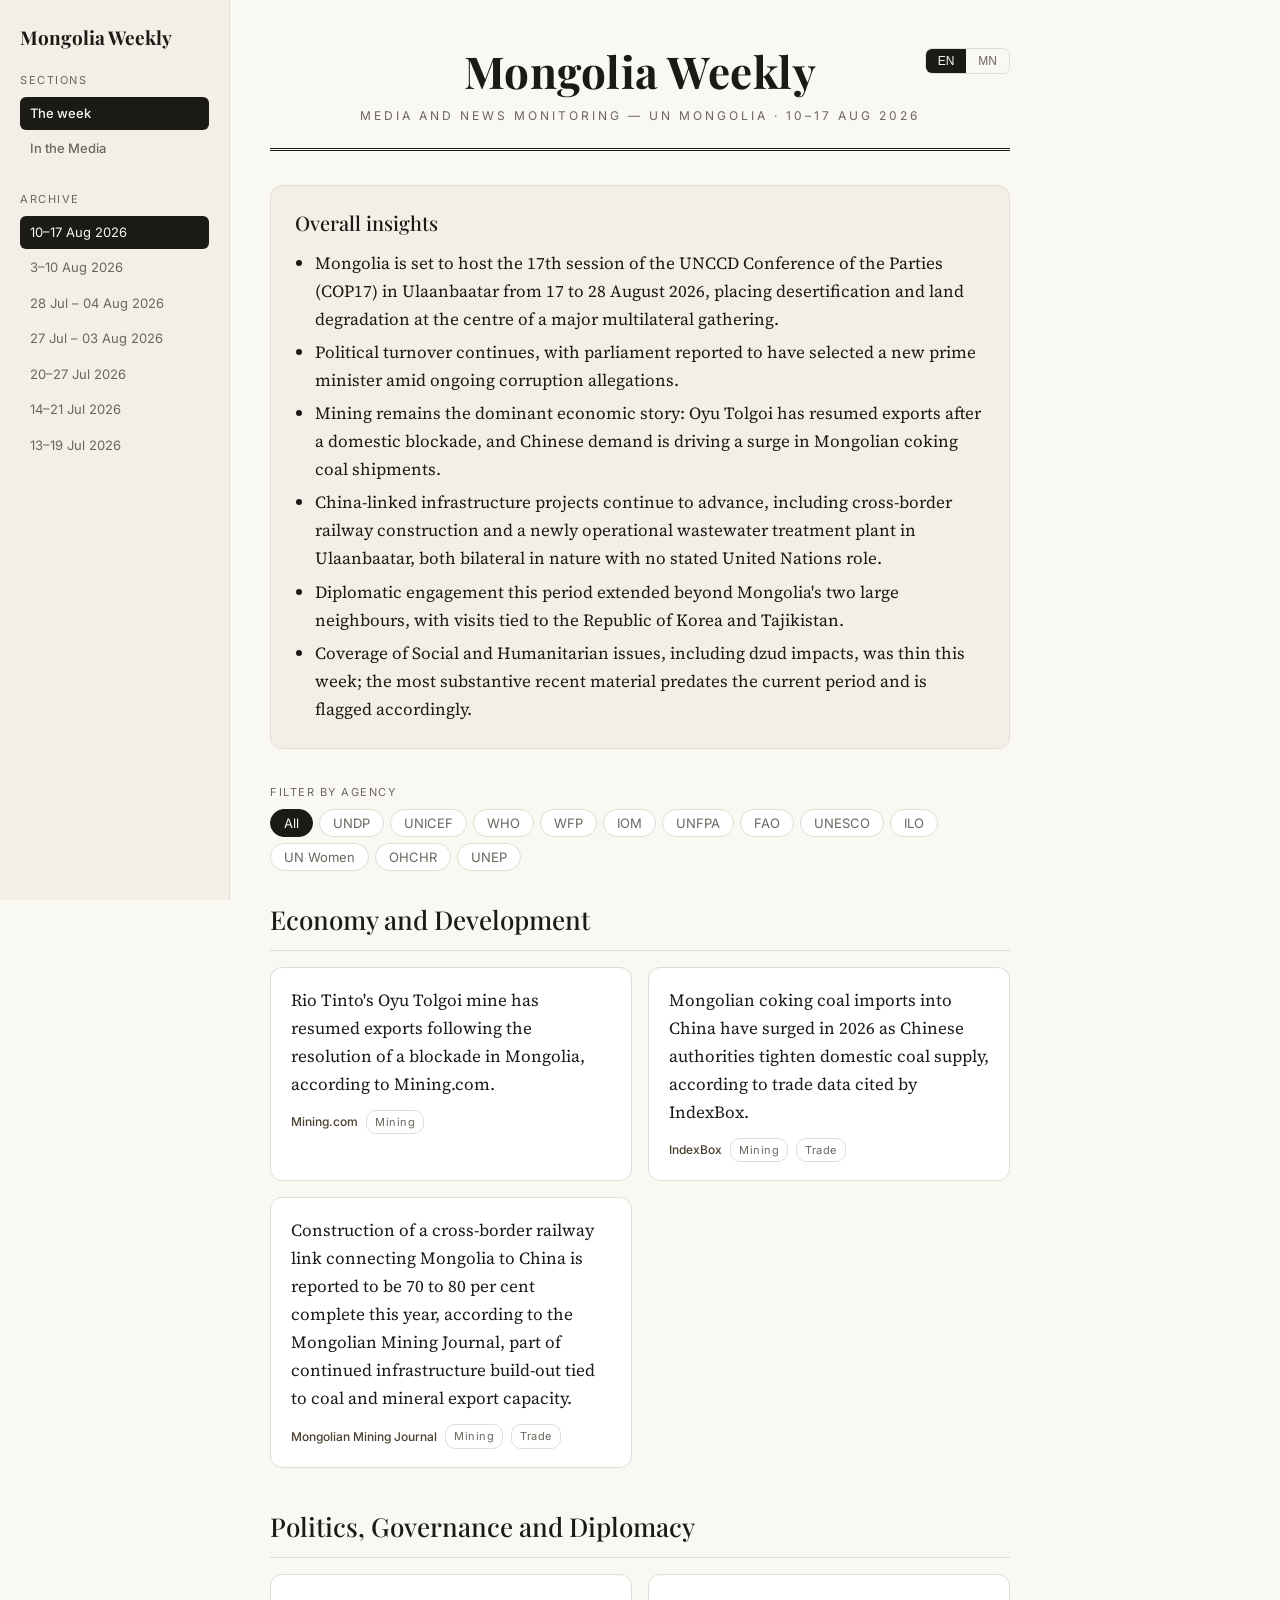
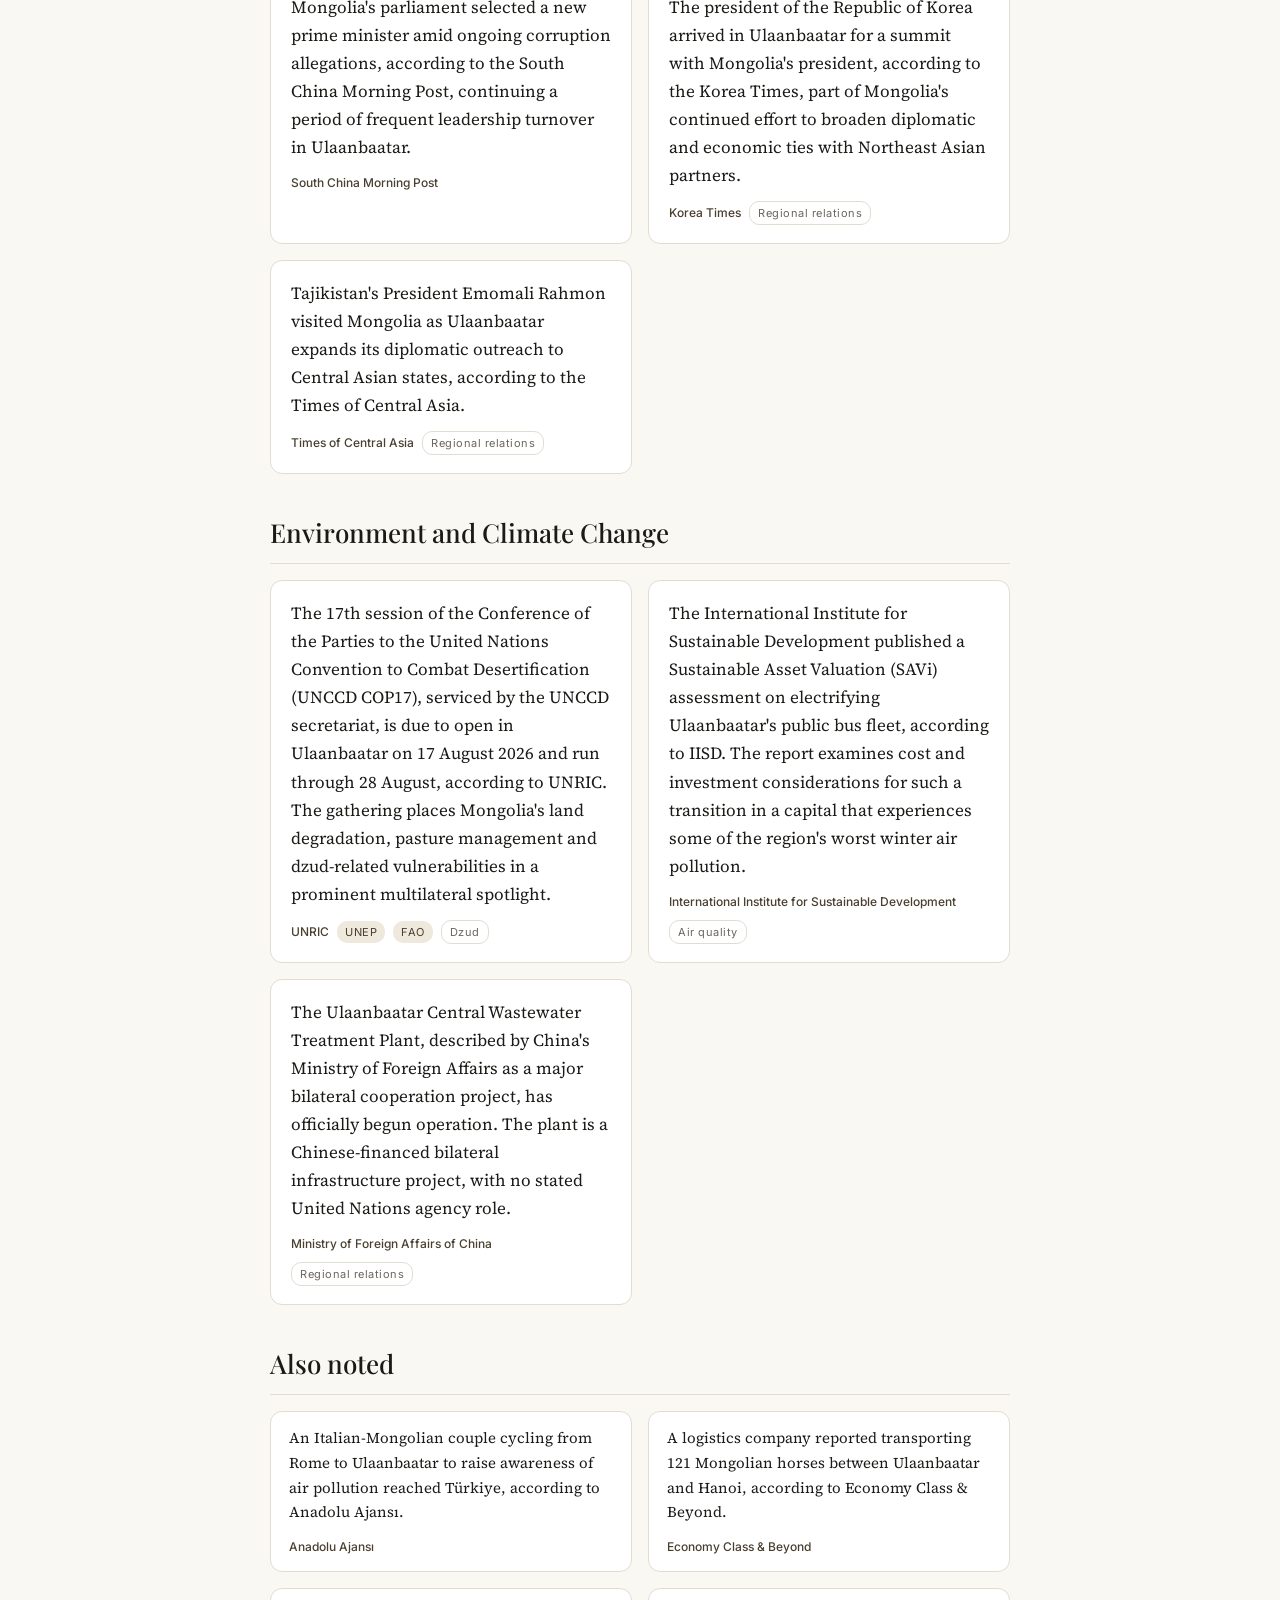
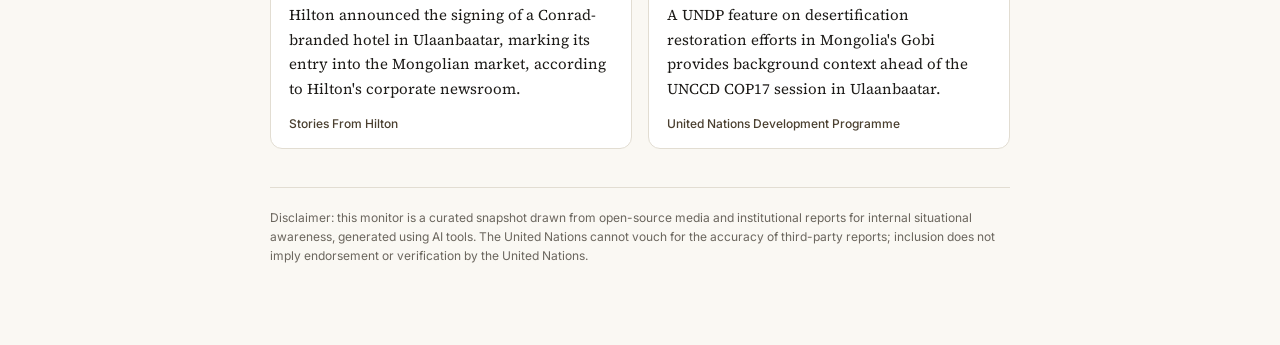
<file: docs/weeks/2026-08-10.html>
<!DOCTYPE html>
<html lang="en">
<head>
<meta charset="utf-8">
<meta name="viewport" content="width=device-width, initial-scale=1">
<title>Mongolia Weekly — 10–17 Aug 2026</title>
<link rel="preconnect" href="https://fonts.googleapis.com">
<link rel="preconnect" href="https://fonts.gstatic.com" crossorigin>
<link href="https://fonts.googleapis.com/css2?family=Playfair+Display:wght@500;700&family=Source+Serif+4:opsz,wght@8..60,400;8..60,600&family=Inter:wght@400;500;600&display=swap" rel="stylesheet">
<link rel="stylesheet" href="../style.css">
</head>
<body class="lang-en">

<button id="menu-btn" aria-label="Toggle archive"><span></span><span></span><span></span></button>

<aside id="sidebar">
  <div class="side-brand">Mongolia Weekly</div>

  <div class="side-label"><span class="en">Sections</span><span class="mn">Хэсэг</span></div>
  <nav class="side-nav">
    <a href="../index.html" class="active"><span class="en">The week</span><span class="mn">Долоо хоног</span></a>
    <a href="../media/index.html"><span class="en">In the Media</span><span class="mn">Хэвлэлд</span></a>
  </nav>

  <div class="side-label"><span class="en">Archive</span><span class="mn">Архив</span></div>
  <nav>
    
    <a href="../weeks/2026-08-10.html" class="active">10–17 Aug 2026</a>
    
    <a href="../weeks/2026-08-03.html" class="">3–10 Aug 2026</a>
    
    <a href="../weeks/2026-07-28.html" class="">28 Jul – 04 Aug 2026</a>
    
    <a href="../weeks/2026-07-27.html" class="">27 Jul – 03 Aug 2026</a>
    
    <a href="../weeks/2026-07-20.html" class="">20–27 Jul 2026</a>
    
    <a href="../weeks/2026-07-14.html" class="">14–21 Jul 2026</a>
    
    <a href="../weeks/2026-07-13.html" class="">13–19 Jul 2026</a>
    
  </nav>
</aside>

<main>
  <header class="masthead">
    <div class="lang-toggle" role="group" aria-label="Language">
      <button data-lang="en" class="active">EN</button>
      <button data-lang="mn">MN</button>
    </div>
    <div class="title">Mongolia Weekly</div>
    <div class="tagline">Media and news monitoring — UN Mongolia · 10–17 Aug 2026</div>
  </header>

  
  <section class="insights">
    <h2><span class="en">Overall insights</span><span class="mn">Ерөнхий дүгнэлт</span></h2>
    <ul>
      
      <li><span class="en">Mongolia is set to host the 17th session of the UNCCD Conference of the Parties (COP17) in Ulaanbaatar from 17 to 28 August 2026, placing desertification and land degradation at the centre of a major multilateral gathering.</span><span class="mn">Монгол Улс 2026 оны 8-р сарын 17-28-ны өдрүүдэд Улаанбаатарт НҮБ-ын Ялангуяа сүүлийн үеийн цөмөрсөлт ба газрын доройтлоотой тэмцэх конвенцийн 17-р чуулганы ТОП (COP17) сессийг зохион байгуулахаар төлөвлөгдөж байна. Энэ нь цөмөрсөлт ба газрын доройтлолыг олон улсын хамтын ажиллагааны гол уулзалтын төвөөр шилжүүлэх юм.</span></li>
      
      <li><span class="en">Political turnover continues, with parliament reported to have selected a new prime minister amid ongoing corruption allegations.</span><span class="mn">Засгийн газрын өөрчлөлт эргээ үргэлжилсээр байна. Парламент авлигаа сэргээж байгаа нөхцөлд шинэ сайд самбарын дарга сонгосон байна.</span></li>
      
      <li><span class="en">Mining remains the dominant economic story: Oyu Tolgoi has resumed exports after a domestic blockade, and Chinese demand is driving a surge in Mongolian coking coal shipments.</span><span class="mn">Уурхайн үйлдвэл эдийн засгийн гол сэдэв хэвээр байна. Ойү Толгой уурхай дотоодын хаалтаас гаралт сэргээж, Хятадын эрэлтээр Монголын коксжигч нүүрсний тоо баримт цэлгэр өсөж байна.</span></li>
      
      <li><span class="en">China-linked infrastructure projects continue to advance, including cross-border railway construction and a newly operational wastewater treatment plant in Ulaanbaatar, both bilateral in nature with no stated United Nations role.</span><span class="mn">Хятадтай холбоотой дүрвэгжүүлэлтийн төслүүд үргэлжилсээр байна. Үүнд хил дамнасан төмөр замын барилга болон Улаанбаатарт шинээр ажиллаж эхэлсэн ус цэвэрлэх цеци орно. Эдгээр нь хоёр улсын хоорондох хамтын ажиллагаа бөгөөд Нэгдсэн Үндэстний Байгууллагаас ямар ч оролцоо байна гэж мэдээлээгүй.</span></li>
      
      <li><span class="en">Diplomatic engagement this period extended beyond Mongolia's two large neighbours, with visits tied to the Republic of Korea and Tajikistan.</span><span class="mn">Энэ үеийн дипломат харилцаа Монголын хоёр том хүрш нууцааруулаар өргөсөж, Өмнөд Солонгос ба Тажикистантай холбоотой айлчлалуудыг хамруулав.</span></li>
      
      <li><span class="en">Coverage of Social and Humanitarian issues, including dzud impacts, was thin this week; the most substantive recent material predates the current period and is flagged accordingly.</span><span class="mn">Нийгмийн болон хүмүүнлэгийн асуудлууд, үүнд зудын нөлөө орно. Энэхүү долоо хоног дахь мэдээлэл сийрэг байсан. Хамгийн зөв цэцэглэсэн сүүлийн цаг үеийн материалууд одоо байгаа үеийн өмнөх байна.</span></li>
      
    </ul>
  </section>
  

  <section class="filter">
    <span class="filter-label"><span class="en">Filter by agency</span><span class="mn">Байгууллагаар шүүх</span></span>
    <div class="chips">
      <button class="chip active" data-agency="__all">All</button>
      
      <button class="chip" data-agency="UNDP">UNDP</button>
      
      <button class="chip" data-agency="UNICEF">UNICEF</button>
      
      <button class="chip" data-agency="WHO">WHO</button>
      
      <button class="chip" data-agency="WFP">WFP</button>
      
      <button class="chip" data-agency="IOM">IOM</button>
      
      <button class="chip" data-agency="UNFPA">UNFPA</button>
      
      <button class="chip" data-agency="FAO">FAO</button>
      
      <button class="chip" data-agency="UNESCO">UNESCO</button>
      
      <button class="chip" data-agency="ILO">ILO</button>
      
      <button class="chip" data-agency="UN Women">UN Women</button>
      
      <button class="chip" data-agency="OHCHR">OHCHR</button>
      
      <button class="chip" data-agency="UNEP">UNEP</button>
      
    </div>
  </section>

  
  <section class="theme" data-theme>
    <h3 class="theme-head"><span class="en">Economy and Development</span><span class="mn">Эдийн засаг ба хөгжил</span></h3>
    <div class="cards">
      
      <article class="card" data-agencies="">
        <p><span class="en">Rio Tinto's Oyu Tolgoi mine has resumed exports following the resolution of a blockade in Mongolia, according to Mining.com.</span><span class="mn">Rio Tinto-ийн Ойү Толгой уурхай Монголын дотоодын хаалтын сэргэтэл дуусаж, экспортоо сэргээсэн байна. Энэ мэдээ Mining.com-ийн мэдээлэлээс үндэслэн юм.</span></p>
        <div class="card-foot">
          <a href="https://news.google.com/rss/articles/CBMijgFBVV95cUxPNzZoY0czMzM0MzM1ZUl1V1Zwa3plcmpiS1BIZFpoODFJcUdGblp0Wnlsdzh0ejFzU3NRTTZFLTdfX2hHRndFOWQtVU5zSFhjNXRNZkFNLXp6V2NLMmpyNFFSSEd4ckJqamhBMWZYek4zTjdocnZ1cHJ6dUI4UExWQkxmYkZxYmJZWVI2dzFR?oc=5" target="_blank" rel="noopener">Mining.com</a>
          
          <span class="tag soft">Mining</span>
        </div>
      </article>
      
      <article class="card" data-agencies="">
        <p><span class="en">Mongolian coking coal imports into China have surged in 2026 as Chinese authorities tighten domestic coal supply, according to trade data cited by IndexBox.</span><span class="mn">2026 онд Монголын коксжигч нүүрсний Хятадад оруулах хэмжээ нэмэгдсэн байна. Хятадын засгийн газар дотоодын нүүрсний нийлүүлэлтийг хатуужуулсны үр дүнд энэ нь IndexBox-ийн худалдааны мэдээлэлээс харагдаж байна.</span></p>
        <div class="card-foot">
          <a href="https://news.google.com/rss/articles/[base64]?oc=5" target="_blank" rel="noopener">IndexBox</a>
          
          <span class="tag soft">Mining</span><span class="tag soft">Trade</span>
        </div>
      </article>
      
      <article class="card" data-agencies="">
        <p><span class="en">Construction of a cross-border railway link connecting Mongolia to China is reported to be 70 to 80 per cent complete this year, according to the Mongolian Mining Journal, part of continued infrastructure build-out tied to coal and mineral export capacity.</span><span class="mn">Монгол ба Хятадыг холбосон хил дамнасан төмөр замын барилгын ажил энэ жил 70-80 хувь дууслагдсан байна. Энэ мэдээ Mongolian Mining Journal-аас авсан бөгөөд нүүрс болон ашигт малмалын экспортын сүлжээг нэмэгдүүлэхтэй холбоотой дүрвэгжүүлэлтийн үргэлжлэл юм.</span></p>
        <div class="card-foot">
          <a href="https://news.google.com/rss/articles/CBMiWkFVX3lxTFBzSjVwX1F0dHdrU2lvTkhzcERhcHBDc1FPRWRWcVh4cWFJb3hiTGdkX2RZeDdZdTVZcmVsR0pReEVLcm5kckFMZ0E5dUJKLWVUcVlndXV2NjRRZw?oc=5" target="_blank" rel="noopener">Mongolian Mining Journal</a>
          
          <span class="tag soft">Mining</span><span class="tag soft">Trade</span>
        </div>
      </article>
      
    </div>
  </section>
  
  <section class="theme" data-theme>
    <h3 class="theme-head"><span class="en">Politics, Governance and Diplomacy</span><span class="mn">Улс төрийн байр суурь, засаглал ба дипломат</span></h3>
    <div class="cards">
      
      <article class="card" data-agencies="">
        <p><span class="en">Mongolia's parliament selected a new prime minister amid ongoing corruption allegations, according to the South China Morning Post, continuing a period of frequent leadership turnover in Ulaanbaatar.</span><span class="mn">Монгол Улсын парламент авлигаа сэргээж байгаа нөхцөлд шинэ сайд самбарын дарга сонгосон байна. Энэ мэдээ South China Morning Post-аас авсан бөгөөд Улаанбаатарт удирдлагын шинэчлэлийн үе байргаа үргэлжилсэн байна.</span></p>
        <div class="card-foot">
          <a href="https://news.google.com/rss/articles/[base64]?oc=5" target="_blank" rel="noopener">South China Morning Post</a>
          
          
        </div>
      </article>
      
      <article class="card" data-agencies="">
        <p><span class="en">The president of the Republic of Korea arrived in Ulaanbaatar for a summit with Mongolia's president, according to the Korea Times, part of Mongolia's continued effort to broaden diplomatic and economic ties with Northeast Asian partners.</span><span class="mn">Өмнөд Солонгосын ерөнхийлөгч Улаанбаатарт ирж Монголын ерөнхийлөгчтэй гоёмтой уулзалт хийсэн байна. Korea Times-ийн мэдээлэлээр энэ нь Монголын Зүүнцэг Ази дахь түншүүдтэй дипломат болон эдийн засгийн холбоог өргөтгөх оролдлогын нэг юм.</span></p>
        <div class="card-foot">
          <a href="https://news.google.com/rss/articles/[base64]?oc=5" target="_blank" rel="noopener">Korea Times</a>
          
          <span class="tag soft">Regional relations</span>
        </div>
      </article>
      
      <article class="card" data-agencies="">
        <p><span class="en">Tajikistan's President Emomali Rahmon visited Mongolia as Ulaanbaatar expands its diplomatic outreach to Central Asian states, according to the Times of Central Asia.</span><span class="mn">Тажикистаны ерөнхийлөгч Эмомали Рахмон Монголд айлчилж, Улаанбаатар Төв Азийн улсуудтай дипломат хамтын ажиллагаагаа өргөтгөж байна. Энэ мэдээ Times of Central Asia-аас авсан.</span></p>
        <div class="card-foot">
          <a href="https://news.google.com/rss/articles/[base64]?oc=5" target="_blank" rel="noopener">Times of Central Asia</a>
          
          <span class="tag soft">Regional relations</span>
        </div>
      </article>
      
    </div>
  </section>
  
  <section class="theme" data-theme>
    <h3 class="theme-head"><span class="en">Environment and Climate Change</span><span class="mn">Байгаль орчин ба уур амьсгалын өөрчлөлт</span></h3>
    <div class="cards">
      
      <article class="card" data-agencies="UNEP|FAO">
        <p><span class="en">The 17th session of the Conference of the Parties to the United Nations Convention to Combat Desertification (UNCCD COP17), serviced by the UNCCD secretariat, is due to open in Ulaanbaatar on 17 August 2026 and run through 28 August, according to UNRIC. The gathering places Mongolia's land degradation, pasture management and dzud-related vulnerabilities in a prominent multilateral spotlight.</span><span class="mn">Нэгдсэн Үндэстний Байгууллагаас ялангуяа сүүлийн үеийн цөмөрсөлт ба газрын доройтлоотой тэмцэх конвенцийн (ҮНСГДТК) 17-р чуулганы ТОП (COP17) 2026 оны 8-р сарын 17-нөөс 28-ны өдрүүдэд Улаанбаатарт нээгдэнэ. UNRIC-ийн мэдээлэлээр энэ уулзалт Монголын газрын доройтол, ландшафтын менежмент ба зудтай холбоотой эмзэгтэй байдлыг олон улсын хамтын ажиллагааны гол төвөөр шилжүүлнэ.</span></p>
        <div class="card-foot">
          <a href="https://news.google.com/rss/articles/[base64]?oc=5" target="_blank" rel="noopener">UNRIC</a>
          <span class="tag">UNEP</span><span class="tag">FAO</span>
          <span class="tag soft">Dzud</span>
        </div>
      </article>
      
      <article class="card" data-agencies="">
        <p><span class="en">The International Institute for Sustainable Development published a Sustainable Asset Valuation (SAVi) assessment on electrifying Ulaanbaatar's public bus fleet, according to IISD. The report examines cost and investment considerations for such a transition in a capital that experiences some of the region's worst winter air pollution.</span><span class="mn">Тогтвортой хөгжлийн олон улсын институт Улаанбаатарын нийтийн аутобусны флотыг цахилгаанаар эрэлтүүлэхэд зориулан Тогтвортой хөрөнгө оруулалтын үнэлгээ (SAVi) хийлээ. IISD-ийн мэдээлэлээр энэ тайлан нь сүүлийн үеийн цөмөрсөлт ба уур амьсгалын өөрчлөлтийн нөлөөнд өртөн байгаа эдийнлэл дээрх хүндрэлийг шалгаж байна. Энэ хөл баруун хэсэг нь бүс нутгийн хамгийн сайн агаарын бохирдолтойг мэдэрч байгаа хот юм.</span></p>
        <div class="card-foot">
          <a href="https://news.google.com/rss/articles/CBMihgFBVV95cUxQMWU3SlJSeVFvc21oUlVRRjlzVU1MeVpoSGhsUmUwMzJsQ2pDcXgwY2xnb0xDamVSQnUzMlJ1UFQ0TmVYWVQ5Wm55aWhxN1dtX1RHQWFGVzBNTjZXMWFMdm9LZS1UblRPQTBZeHZhR2JTZTZaV3Z4aWp0TjFqSEItLVE1blUyUQ?oc=5" target="_blank" rel="noopener">International Institute for Sustainable Development</a>
          
          <span class="tag soft">Air quality</span>
        </div>
      </article>
      
      <article class="card" data-agencies="">
        <p><span class="en">The Ulaanbaatar Central Wastewater Treatment Plant, described by China's Ministry of Foreign Affairs as a major bilateral cooperation project, has officially begun operation. The plant is a Chinese-financed bilateral infrastructure project, with no stated United Nations agency role.</span><span class="mn">Улаанбаатарын төвлөрсөн ус цэвэрлэх цеци Хятадын Гадаад харилцааны яамаас хоёр улсын хоорондох гол хамтын ажиллагааны төслөө гэж тодорхойлж байгаа бөгөөд ажиллаж эхлэсэн байна. Энэ цеци нь Хятадын санхүүгээр дэмжигдсэн хоёр улсын хоорондох дүрвэгжүүлэлтийн төсөл бөгөөд Нэгдсэн Үндэстний Байгууллагаас ямар ч оролцоо байна гэж мэдээлээгүй.</span></p>
        <div class="card-foot">
          <a href="https://news.google.com/rss/articles/CBMid0FVX3lxTE82eXBaOS1OTHdDUEM1Sk9fVnVScllMRmtVT3NmY0ZQd1ZsSVVHUzJydDZEajU3TExiSl9XaDFmTkxyMHZUQmlhQWoxZjJtXzUtTFRycUtWanc0NTE1M0FyOF9VZnJISkJZZE5yOW1rb2MwbTl2YzVr?oc=5" target="_blank" rel="noopener">Ministry of Foreign Affairs of China</a>
          
          <span class="tag soft">Regional relations</span>
        </div>
      </article>
      
    </div>
  </section>
  

  
  <section class="theme also" data-theme>
    <h3 class="theme-head"><span class="en">Also noted</span><span class="mn">Мөн тэмдэглэх нь</span></h3>
    <div class="cards">
      
      <article class="card slim" data-agencies="">
        <p><span class="en">An Italian-Mongolian couple cycling from Rome to Ulaanbaatar to raise awareness of air pollution reached Türkiye, according to Anadolu Ajansı.</span><span class="mn">Итали-Монголын гэрлэлт жюнь Ромоос Улаанбаатар хүртэл дугуйланд суув агаарын бохирдлын талаар мэдлэг түгээх үйл ажиллагаа явуулсан байна. Аnadolu Ajansı-ийн мэдээлэлээр тэд Түркүүдэнд хүрсэн байна.</span></p>
        <div class="card-foot">
          <a href="https://news.google.com/rss/articles/[base64]?oc=5" target="_blank" rel="noopener">Anadolu Ajansı</a>
        </div>
      </article>
      
      <article class="card slim" data-agencies="">
        <p><span class="en">A logistics company reported transporting 121 Mongolian horses between Ulaanbaatar and Hanoi, according to Economy Class & Beyond.</span><span class="mn">Нэг логистик компани Улаанбаатараас Ханой хүртэл 121 Монголын морины нүүдэл тээвэрлэж явсан байна. Economy Class & Beyond-ийн мэдээлэлээр энэ мэдээ түгэлээд байна.</span></p>
        <div class="card-foot">
          <a href="https://news.google.com/rss/articles/[base64]?oc=5" target="_blank" rel="noopener">Economy Class & Beyond</a>
        </div>
      </article>
      
      <article class="card slim" data-agencies="">
        <p><span class="en">Hilton announced the signing of a Conrad-branded hotel in Ulaanbaatar, marking its entry into the Mongolian market, according to Hilton's corporate newsroom.</span><span class="mn">Hilton компани Улаанбаатарт Conrad-ын брэндийн зочид буудал нээх гэрээ байгуулж Монголын зах зээлд орж байна. Hilton-ийн корпорацийн мэдээлэлийн өрөөнүүдээс энэ мэдээ авсан.</span></p>
        <div class="card-foot">
          <a href="https://news.google.com/rss/articles/[base64]?oc=5" target="_blank" rel="noopener">Stories From Hilton</a>
        </div>
      </article>
      
      <article class="card slim" data-agencies="UNDP">
        <p><span class="en">A UNDP feature on desertification restoration efforts in Mongolia's Gobi provides background context ahead of the UNCCD COP17 session in Ulaanbaatar.</span><span class="mn">ХӨСҮТ-ийн Монголын Говьд цөмөрсөлтийн сэргээх ажилтай холбоотой материалыг түгэлээд. Энэ нь ҮНСГДТК-ийн Улаанбаатарт сессийн өмнө нөхцөл байдлыг танилцуулахын үйл ажиллагаа юм.</span></p>
        <div class="card-foot">
          <a href="https://news.google.com/rss/articles/[base64]?oc=5" target="_blank" rel="noopener">United Nations Development Programme</a>
        </div>
      </article>
      
    </div>
  </section>
  

  <footer class="disclaimer">
    <span class="en">Disclaimer: this monitor is a curated snapshot drawn from open-source media and institutional reports for internal situational awareness, generated using AI tools. The United Nations cannot vouch for the accuracy of third-party reports; inclusion does not imply endorsement or verification by the United Nations.</span>
    <span class="mn">Тайлбар: энэхүү тойм нь нээлттэй эх сурвалжийн мэдээлэлд тулгуурлан хиймэл оюун ухааны хэрэгсэл ашиглан бэлтгэсэн дотоод хэрэглээний танилцуулга юм. НҮБ гуравдагч талын мэдээллийн үнэн зөвийг баталгаажуулахгүй.</span>
  </footer>
</main>

<script src="../app.js"></script>
</body>
</html>
</file>
<file: docs/style.css>
:root{
  --paper:#faf8f3; --ink:#1c1a17; --muted:#6b665e; --line:#e2ddd2;
  --accent:#4a3f2f; --card:#ffffff; --tag:#efe9dd;
  --serif:"Source Serif 4",Georgia,serif;
  --display:"Playfair Display",Georgia,serif;
  --sans:"Inter",system-ui,sans-serif;
}
*{box-sizing:border-box}
body{margin:0;background:var(--paper);color:var(--ink);font-family:var(--serif);
  font-size:17px;line-height:1.65;-webkit-font-smoothing:antialiased;}

/* language toggle: show one language at a time */
.lang-en .mn{display:none}
.lang-mn .en{display:none}

/* ---------- sidebar / archive ---------- */
#sidebar{position:fixed;top:0;left:0;width:230px;height:100vh;overflow-y:auto;
  background:#f3efe6;border-right:1px solid var(--line);padding:26px 20px;transition:transform .25s ease;}
.side-brand{font-family:var(--display);font-size:19px;font-weight:700;margin-bottom:22px;line-height:1.2}
.side-label{font-family:var(--sans);font-size:11px;letter-spacing:1.5px;text-transform:uppercase;color:var(--muted);margin-bottom:8px}
#sidebar nav{display:flex;flex-direction:column;gap:2px}
#sidebar nav a{font-family:var(--sans);font-size:13px;color:var(--muted);text-decoration:none;padding:6px 10px;border-radius:6px}
#sidebar nav a:hover{background:#e9e3d6;color:var(--ink)}
#sidebar nav a.active{background:var(--ink);color:var(--paper)}

#menu-btn{position:fixed;top:14px;left:14px;z-index:20;display:none;width:40px;height:40px;
  background:var(--card);border:1px solid var(--line);border-radius:8px;cursor:pointer;padding:11px 9px}
#menu-btn span{display:block;height:2px;background:var(--ink);margin:3px 0}

/* ---------- main column ---------- */
main{margin-left:230px;max-width:820px;padding:48px 40px 80px}
.masthead{text-align:center;border-bottom:3px double var(--ink);padding-bottom:22px;margin-bottom:34px;position:relative}
.lang-toggle{position:absolute;top:0;right:0;display:inline-flex;border:1px solid var(--line);border-radius:7px;overflow:hidden;font-family:var(--sans)}
.lang-toggle button{border:0;background:transparent;padding:5px 12px;font-size:12px;color:var(--muted);cursor:pointer}
.lang-toggle button.active{background:var(--ink);color:var(--paper)}
.masthead .title{font-family:var(--display);font-weight:700;font-size:44px;line-height:1.05;letter-spacing:.5px}
.masthead .tagline{font-family:var(--sans);font-size:12px;letter-spacing:3px;text-transform:uppercase;color:var(--muted);margin-top:12px}

/* insights */
.insights{background:#f3efe6;border:1px solid var(--line);border-radius:12px;padding:20px 24px;margin-bottom:34px}
.insights h2{font-family:var(--display);font-weight:500;font-size:20px;margin:0 0 10px}
.insights ul{margin:0;padding-left:20px}
.insights li{margin:5px 0}

/* filter */
.filter{display:flex;flex-direction:column;gap:8px;margin-bottom:28px}
.filter-label{font-family:var(--sans);font-size:11px;letter-spacing:1.5px;text-transform:uppercase;color:var(--muted)}
.chips{display:flex;flex-wrap:wrap;gap:6px}
.chip{font-family:var(--sans);font-size:13px;padding:5px 13px;border:1px solid var(--line);
  background:var(--card);border-radius:20px;color:var(--muted);cursor:pointer}
.chip:hover{border-color:var(--ink);color:var(--ink)}
.chip.active{background:var(--ink);color:var(--paper);border-color:var(--ink)}

/* themes + cards */
.theme{margin-bottom:38px}
.theme-head{font-family:var(--display);font-weight:500;font-size:26px;margin:0 0 16px;
  padding-bottom:8px;border-bottom:1px solid var(--line)}
.cards{display:grid;grid-template-columns:1fr 1fr;gap:16px}
.card{background:var(--card);border:1px solid var(--line);border-radius:12px;padding:18px 20px}
.card.slim{padding:14px 18px;font-size:15px}
.card p{margin:0 0 12px}
.card-foot{display:flex;flex-wrap:wrap;align-items:center;gap:8px;font-family:var(--sans);font-size:12px}
.card-foot a,.card-foot>span:first-child{color:var(--accent);font-weight:500;text-decoration:none}
.card-foot a:hover{text-decoration:underline}
.tag{background:var(--tag);color:var(--accent);padding:2px 8px;border-radius:10px;font-size:11px;letter-spacing:.5px}
.theme.hidden,.card.hidden{display:none}

.disclaimer{font-family:var(--sans);font-size:12px;line-height:1.6;color:var(--muted);
  border-top:1px solid var(--line);padding-top:20px;margin-top:20px}

@media(max-width:760px){
  #menu-btn{display:block}
  #sidebar{transform:translateX(-100%);z-index:15}
  #sidebar.open{transform:translateX(0)}
  main{margin-left:0;padding:70px 20px 60px}
  .masthead .title{font-size:32px}
  .lang-toggle{position:static;display:inline-flex;margin-bottom:16px}
  .cards{grid-template-columns:1fr}
}

/* ============================================================
   In the Media
   ============================================================ */
:root{
  --supportive:#4a6b48; --neutral:#8a8578; --critical:#96442f;
}

/* section nav in the sidebar */
.side-nav{margin-bottom:24px}
.side-nav a{font-family:var(--sans);font-size:13px;font-weight:500;color:var(--muted);
  text-decoration:none;padding:7px 10px;border-radius:6px;display:block}
.side-nav a:hover{background:#e9e3d6;color:var(--ink)}
.side-nav a.active{background:var(--ink);color:var(--paper)}

.overview{margin:0;font-size:16px}

/* tone proportions, shown as one rule rather than a chart */
.tone-bar{display:flex;gap:2px;margin-top:16px;font-family:var(--sans);font-size:11px;
  letter-spacing:.5px;text-transform:uppercase}
.tone-bar .seg{padding:5px 9px;color:#fff;white-space:nowrap;border-radius:3px;
  display:flex;align-items:center;gap:5px;min-width:0;overflow:hidden}
.tone-bar .seg em{font-style:normal;font-weight:600;font-size:12px}
.seg.tone-supportive{background:var(--supportive)}
.seg.tone-neutral{background:var(--neutral)}
.seg.tone-critical{background:var(--critical)}

/* mention cards: the left rule carries the tone */
.mentions{display:flex;flex-direction:column;gap:14px}
.mention{background:var(--card);border:1px solid var(--line);border-radius:12px;
  padding:18px 22px 16px;border-left:4px solid var(--neutral)}
.mention.tone-supportive{border-left-color:var(--supportive)}
.mention.tone-neutral{border-left-color:var(--neutral)}
.mention.tone-critical{border-left-color:var(--critical)}
.mention.hidden{display:none}

.m-head{font-family:var(--sans);font-size:12px;color:var(--muted);
  display:flex;flex-wrap:wrap;align-items:center;gap:7px;margin-bottom:6px}
.m-head .outlet{font-weight:600;color:var(--ink);letter-spacing:.2px}
.m-head .dot{opacity:.5}
.tone-badge{margin-left:auto;font-size:11px;letter-spacing:.6px;text-transform:uppercase;
  padding:2px 9px;border-radius:11px;border:1px solid var(--line);color:var(--muted)}
.tone-supportive .tone-badge{color:var(--supportive);border-color:var(--supportive)}
.tone-critical .tone-badge{color:var(--critical);border-color:var(--critical)}

.m-title{font-family:var(--display);font-weight:500;font-size:19px;line-height:1.3;
  margin:0 0 8px}
.m-title a{color:var(--ink);text-decoration:none;border-bottom:1px solid var(--line)}
.m-title a:hover{border-bottom-color:var(--ink)}
.m-summary{margin:0 0 10px}
.m-note{margin:0 0 10px;font-size:15px;color:var(--muted);font-style:italic}
.m-meta{display:flex;flex-wrap:wrap;gap:6px;margin-bottom:12px}
.tag.soft{background:transparent;border:1px solid var(--line);color:var(--muted)}

/* the citation chain: their article -> our publication */
.chain{border-top:1px dashed var(--line);padding-top:10px;font-family:var(--sans);
  font-size:12px;display:flex;flex-wrap:wrap;align-items:baseline;gap:8px}
.chain-label{text-transform:uppercase;letter-spacing:1.2px;font-size:10px;color:var(--muted)}
.chain-label::after{content:"\2192";margin-left:6px;opacity:.6}
.chain-link{color:var(--accent);font-weight:500;text-decoration:none;
  border-bottom:1px solid var(--line);max-width:100%}
.chain-link:hover{border-bottom-color:var(--accent)}
.chain-link.muted{color:var(--muted);font-style:italic;border-bottom:0}
.chain-meta{color:var(--muted)}
.chain-meta .certain{color:var(--supportive);font-weight:500}
.chain-meta .probable{color:var(--muted)}
.chain-why{flex-basis:100%;color:var(--muted);font-size:11.5px;line-height:1.5}
.chain-none .chain-label{opacity:.6}

/* cumulative archive */
.archive-stats{margin-top:46px}
.stat-grid{display:grid;grid-template-columns:repeat(4,1fr);gap:12px;margin-bottom:28px}
.stat{background:#f3efe6;border:1px solid var(--line);border-radius:10px;
  padding:14px 16px;display:flex;flex-direction:column;gap:2px}
.stat .n{font-family:var(--display);font-size:28px;line-height:1}
.stat .l{font-family:var(--sans);font-size:11px;letter-spacing:.8px;
  text-transform:uppercase;color:var(--muted)}

.two-col{display:grid;grid-template-columns:1fr 1fr;gap:28px;margin-bottom:26px}
.mini-head{font-family:var(--sans);font-size:11px;letter-spacing:1.4px;
  text-transform:uppercase;color:var(--muted);margin:0 0 10px;font-weight:500}
.bars{list-style:none;margin:0 0 22px;padding:0;display:flex;flex-direction:column;gap:7px}
.bars li{display:grid;grid-template-columns:minmax(90px,34%) 1fr 28px;align-items:center;
  gap:10px;font-family:var(--sans);font-size:12.5px}
.bar-label{color:var(--ink);overflow:hidden;text-overflow:ellipsis;white-space:nowrap}
.bar-label a{color:var(--ink);text-decoration:none;border-bottom:1px solid var(--line)}
.bar{display:flex;gap:2px;height:9px;background:#ece7dc;border-radius:5px;overflow:hidden}
.bar .seg{min-width:3px}
.bar-n{color:var(--muted);text-align:right}

@media(max-width:760px){
  .stat-grid{grid-template-columns:1fr 1fr}
  .two-col{grid-template-columns:1fr;gap:6px}
  .tone-badge{margin-left:0}
  .bars li{grid-template-columns:minmax(80px,44%) 1fr 24px}
}
</file>
